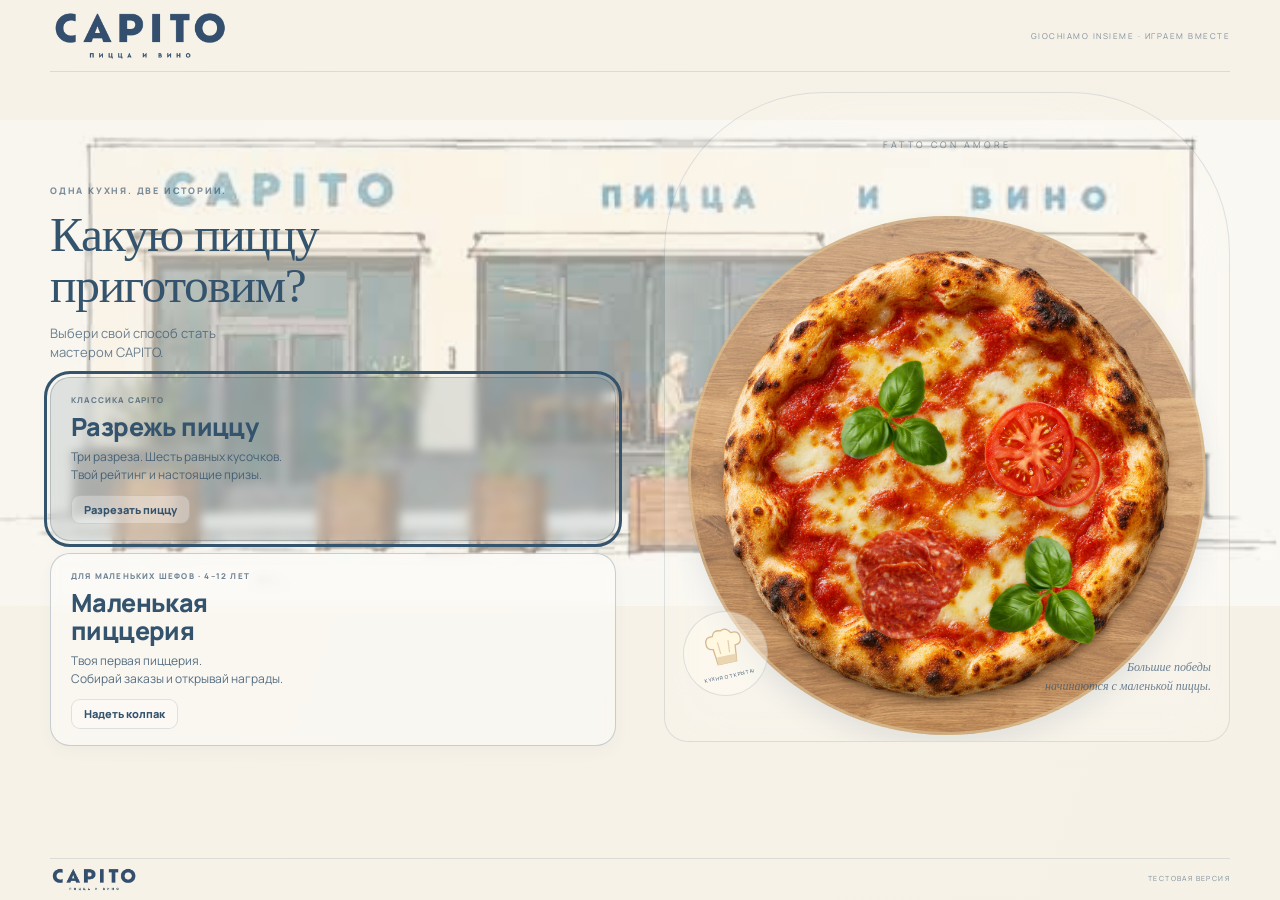
<file: index.html>
<!doctype html>
<html lang="ru">
<head>
<meta charset="utf-8">
<meta name="viewport" content="width=device-width,initial-scale=1,maximum-scale=1,viewport-fit=cover">
<meta name="theme-color" content="#ffffff">
<title>CAPITO — Разрежь пиццу</title>

<style id="capito-v15-pizza-photo">
@media(max-width:600px){
body.cp-playing #cp-pizza-image{position:absolute!important;inset:0!important;top:0!important;left:0!important;width:100%!important;height:100%!important;margin:0!important;max-width:none!important;object-fit:contain!important;clip-path:none!important;filter:drop-shadow(0 9px 7px rgba(57,29,13,.27))!important;transform:none!important}
body.cp-playing #cp-board.cp-separated #cp-pizza-image{visibility:hidden!important}
body.cp-playing #cp-board{filter:none!important}
body.cp-playing #cp-canvas{z-index:2}
}

/* CAPITO V29 — result polish; gameplay and registration untouched */
.cp-v29-summary{max-width:390px;margin:9px auto 12px;padding:14px 15px 13px;border:1px solid rgba(52,83,109,.17);border-radius:19px;background:linear-gradient(145deg,rgba(255,255,255,.96),rgba(239,243,246,.92));box-shadow:0 9px 26px rgba(52,83,109,.09);text-align:left}
.cp-v29-heading{display:flex;justify-content:space-between;align-items:center;gap:8px;color:#34536d;font-size:10px;font-weight:900;letter-spacing:1.25px}
.cp-v29-badge{border-radius:30px;background:#e2e8ed;padding:5px 9px;font-size:10px;letter-spacing:.2px;white-space:nowrap}
.cp-v29-track{height:12px;margin-top:12px;background:#dfe4e8;border-radius:30px;overflow:hidden;box-shadow:inset 0 1px 3px rgba(0,0,0,.09)}
.cp-v29-fill{height:100%;width:0;background:linear-gradient(90deg,#596f83,#34536d);border-radius:30px;transition:width 1.05s cubic-bezier(.22,.85,.22,1)}
.cp-v29-scale{display:flex;justify-content:space-between;margin-top:6px;color:#63717d;font-size:10px;font-weight:700}
.cp-v29-caption{margin-top:9px;color:#34536d;font-size:12px;line-height:1.35;font-weight:700;text-align:center}
.cp-v29-view{border:1.5px solid #34536d!important;background:#fff!important;color:#34536d!important}
.cp-v29-view:focus-visible{outline:3px solid #809cb4;outline-offset:2px}
@media(max-width:370px){.cp-v29-summary{padding:11px}.cp-v29-heading{font-size:9px}}
@media(prefers-reduced-motion:reduce){.cp-v29-fill{transition:none}}

</style>
<style id="capito-v22-photos">
@media(max-width:600px){
#cp-v2-facade{aspect-ratio:16/9!important;overflow:hidden!important}
#cp-v2-facade img{width:100%!important;height:100%!important;object-fit:cover!important;object-position:center!important}
#cp-register .cp-interior-photo img{width:100%!important;display:block!important}
}
</style>

<style id="capito-v24-compact-register">
/* Registration: remove unused vertical space; keep both photographs. */
@media(max-width:600px){
 body:not(.cp-playing) #capito-pizza-cut{min-height:0!important;padding-top:0!important;padding-bottom:0!important;}
 body:not(.cp-playing) #cp-v2-facade{height:clamp(125px,19dvh,190px)!important;aspect-ratio:auto!important;max-width:480px!important;overflow:hidden!important;margin:0 auto!important;}
 body:not(.cp-playing) #cp-v2-facade img{width:100%!important;height:100%!important;object-fit:cover!important;object-position:center 52%!important;}
 body:not(.cp-playing) #cp-register.active{min-height:0!important;margin:0 -10px!important;padding:8px 16px 0!important;}
 #cp-register .cp-brand{margin:0 0 3px!important;font-size:9px!important;}
 #cp-register .cp-title{font-size:clamp(24px,6.6vw,34px)!important;line-height:1!important;margin:0 0 7px!important;}
 #cp-register .cp-subtitle{font-size:clamp(12px,3.4vw,15px)!important;line-height:1.17!important;margin:0 auto 5px!important;}
 #cp-register .cp-description{font-size:clamp(10px,2.85vw,12px)!important;line-height:1.22!important;margin:0 auto 8px!important;}
 #cp-register .cp-prizes{margin:7px 0 9px!important;gap:6px!important;}
 #cp-register .cp-prize{min-height:48px!important;padding:7px 2px 5px!important;border-radius:10px!important;}
 #cp-register .cp-prize-place{font-size:9px!important;margin-bottom:3px!important;}
 #cp-register .cp-prize-name{font-size:12px!important;}
 #cp-register .cp-label{margin:5px 0 3px!important;font-size:10px!important;}
 #cp-register .cp-input{height:42px!important;min-height:42px!important;padding:7px 12px!important;font-size:16px!important;margin-bottom:5px!important;}
 #cp-register .cp-consent{margin:5px 0 8px!important;font-size:10px!important;line-height:1.15!important;}
 #cp-register #cp-start{min-height:46px!important;padding:10px!important;font-size:15px!important;}
 #cp-register .cp-interior-photo{margin:10px -16px 0!important;}
 #cp-register .cp-interior-photo:before{height:28px!important;}
 #cp-register .cp-interior-photo img{max-height:220px!important;object-fit:cover!important;object-position:center!important;}
}
@media(max-width:600px) and (max-height:750px){
 body:not(.cp-playing) #cp-v2-facade{height:115px!important;}
 #cp-register .cp-description{font-size:10px!important;}
 #cp-register .cp-prizes{margin:5px 0!important;}
 #cp-register .cp-input{height:39px!important;min-height:39px!important;}
}
</style>
<style id="cp-v30-styles">
.cp-v30-wrap{margin:14px 0 18px;font-family:inherit;color:#34536d}
.cp-v30-head{background:#eef1f4;border:1px solid #d8dfe6;border-radius:15px;padding:12px 14px;text-align:center;margin-bottom:14px}
.cp-v30-label{font-size:11px;letter-spacing:1.1px;font-weight:800;text-transform:uppercase}
.cp-v30-count{font-size:21px;font-weight:900;margin:4px 0 2px;font-variant-numeric:tabular-nums}
.cp-v30-small{font-size:11px;opacity:.73}
.cp-v30-podium{display:grid;grid-template-columns:1fr 1.14fr 1fr;align-items:end;gap:7px;margin:16px 0 14px}
.cp-v30-podium-item{min-width:0;text-align:center}
.cp-v30-medal{font-size:25px;line-height:1.2}
.cp-v30-person{font-size:12px;font-weight:800;overflow:hidden;text-overflow:ellipsis;white-space:nowrap;margin:5px 0}
.cp-v30-percent{font-size:16px;font-weight:900}
.cp-v30-step{display:flex;align-items:center;justify-content:center;color:white;border-radius:11px 11px 5px 5px;font-size:23px;font-weight:900;margin-top:7px}
.cp-v30-first .cp-v30-step{height:85px;background:linear-gradient(145deg,#b58b38,#d5b86c)}
.cp-v30-second .cp-v30-step{height:65px;background:linear-gradient(145deg,#7d8b98,#adb6be)}
.cp-v30-third .cp-v30-step{height:50px;background:linear-gradient(145deg,#ab7752,#ca9a70)}
.cp-v30-person-empty{opacity:.55}
.cp-v30-personal{border:1px solid #d6dce2;border-radius:13px;padding:12px 14px;background:#f9fbfc;font-size:13px;line-height:1.55;margin-bottom:12px}
.cp-v30-personal strong{font-weight:900}
.cp-v30-personal-title{font-size:11px;letter-spacing:.8px;font-weight:900;margin-bottom:3px}
.cp-v30-prizes{text-align:center;font-size:11px;opacity:.72;margin:0 0 12px}
.cp-v30-myrow{background:#e9eff4;border-radius:6px}
@media(max-width:370px){.cp-v30-percent{font-size:14px}.cp-v30-person{font-size:11px}.cp-v30-count{font-size:18px}}
</style>

<style id="capito-v35-oven-rating">
/* Original approved illustration; decorative layer only. */
.cp-v34-oven{position:relative;height:194px;margin:12px -2px 18px;border-radius:18px;overflow:hidden;isolation:isolate;background:#30170e url("capito-oven-LIVE-v41.webp") center 57% / cover no-repeat;box-shadow:0 7px 22px #4b261a26}
.cp-v34-oven::before{content:"";position:absolute;inset:0;pointer-events:none;background:radial-gradient(ellipse 31% 55% at 69% 48%,rgba(255,162,35,.18),transparent 75%);mix-blend-mode:screen;animation:cpV35Fire 2.6s ease-in-out infinite alternate}
.cp-v34-oven::after{content:"";position:absolute;inset:0;pointer-events:none;box-shadow:inset 0 0 24px #1b09094d;border-radius:inherit}
.cp-v34-oven.cp-v34-compact{height:142px;margin:12px 0 18px;background-position:center 54%}
@keyframes cpV35Fire{0%{opacity:.24;transform:scale(.99)}45%{opacity:.72}100%{opacity:1;transform:scale(1.035)}}
@media(prefers-reduced-motion:reduce){.cp-v34-oven::before{animation:none}}
</style>

<!-- V42: cut-line impact and dough reaction. Only decorative; no score changes. -->
<style id="capito-v42-pizza-feedback">
#cp-board{isolation:isolate}
#cp-board .cp-v42-cut-impact{position:absolute;z-index:28;width:0;height:0;pointer-events:none;animation:cp-v42-impact-fade .48s ease-out both}
#cp-board .cp-v42-cut-impact i{position:absolute;left:-22px;top:-22px;width:44px;height:44px;border:2px solid rgba(255,234,177,.9);border-radius:50%;box-shadow:0 0 13px rgba(255,214,111,.7);animation:cp-v42-ring .44s cubic-bezier(.1,.6,.2,1) both}
#cp-board .cp-v42-cut-impact b{position:absolute;left:-36px;top:-2px;width:72px;height:4px;border-radius:9px;background:linear-gradient(90deg,transparent,rgba(255,252,211,.92),transparent);transform:rotate(var(--cut-angle));filter:blur(1px);animation:cp-v42-blade .38s ease-out both}
#cp-board .cp-v42-cut-impact em{position:absolute;left:-3px;top:-3px;width:6px;height:6px;background:#eab663;border-radius:50%;box-shadow:-19px -13px 0 -1px #eab663,16px -17px 0 -2px #c77836,22px 10px 0 -2px #eab663,-16px 14px 0 -2px #b9692e;animation:cp-v42-crumbs .46s ease-out both}
@keyframes cp-v42-impact-fade{0%,40%{opacity:1}100%{opacity:0}}
@keyframes cp-v42-ring{from{transform:scale(.2);opacity:.9}to{transform:scale(1.65);opacity:0}}
@keyframes cp-v42-blade{from{opacity:1;scale:.4 1}to{opacity:0;scale:1.2 1}}
@keyframes cp-v42-crumbs{from{transform:scale(.4) rotate(0)}to{transform:scale(1.6) rotate(23deg);opacity:0}}
body.cp-playing #cp-board.cp-v42-pizza-tap #cp-pizza-image{animation:cp-v42-dough .25s ease-out!important;transform-origin:center center!important}
@keyframes cp-v42-dough{0%{scale:1}38%{scale:.991 1.009}75%{scale:1.005 .997}100%{scale:1}}
@media(prefers-reduced-motion:reduce){#cp-board .cp-v42-cut-impact{display:none!important}body.cp-playing #cp-board.cp-v42-pizza-tap #cp-pizza-image{animation:none!important}}
</style>
<style id="cp-v44-effects">
/* V44: restrained tactile cut accents */
#cp-board{position:relative}
.cp-v44-cut-flash{position:absolute;z-index:20;pointer-events:none;width:52px;height:52px;border:2px solid rgba(255,245,199,.88);border-radius:50%;transform:translate(-50%,-50%) scale(.35);box-shadow:0 0 14px rgba(255,210,110,.7),inset 0 0 10px rgba(255,210,110,.3);animation:cpV44Flash .42s ease-out forwards}
@keyframes cpV44Flash{0%{opacity:0;transform:translate(-50%,-50%) scale(.35)}25%{opacity:1}100%{opacity:0;transform:translate(-50%,-50%) scale(1.65)}}
.cp-v44-perfect{position:fixed;left:50%;top:30%;z-index:9999;pointer-events:none;padding:13px 28px;border-radius:16px;background:#fff6dd;color:#34536d;border:2px solid #d8ae59;box-shadow:0 12px 40px #0005;font-weight:900;font-size:clamp(25px,7vw,42px);letter-spacing:.05em;white-space:nowrap;animation:cpV44Perfect 1.8s both}
@keyframes cpV44Perfect{0%{opacity:0;transform:translate(-50%,-15%) scale(.65)}22%{opacity:1;transform:translate(-50%,0) scale(1.09)}36%{transform:translate(-50%,0) scale(1)}80%{opacity:1}100%{opacity:0;transform:translate(-50%,-30%) scale(1)}}
@media(prefers-reduced-motion:reduce){.cp-v44-cut-flash,.cp-v44-perfect{animation-duration:.01ms}}
</style>
<script defer src="/games-menu.js?v=8"></script>
<style id="capito-blue-compact">
/* Presentation only: preserve registration, scoring, prize and Telegram logic. */
:root{--cp-blue:#34536d}
#capito-pizza-cut .cp-btn.blue{background:#34536d!important;border-color:#34536d!important;color:white!important}
#capito-pizza-cut input[type=checkbox]{accent-color:#34536d}
@media(max-width:600px){
 #cp-register .cp-interior-photo{display:none!important}
 #cp-register .cp-prizes{margin:6px 0!important}
 #cp-register .cp-title{font-size:28px!important}
 #cp-register .cp-description{max-width:340px!important;margin-bottom:7px!important}
 #cp-register.active{padding-bottom:12px!important}
 #cp-register .cp-consent{font-size:11px!important;line-height:1.3!important}
 #cp-result .cp-result-card{padding:16px 14px!important}
 #cp-result .cp-v45-pizza{width:95px;height:95px}
 #cp-result .cp-v45-preview{margin-top:7px}
 #cp-result .cp-v29-summary{margin-top:7px;padding:10px}
}
</style></head>
<body>

<style id="capito-v2-mobile">
:root{--cp-vh:1vh}
html,body{margin:0;padding:0;width:100%;background:#fff;overscroll-behavior-y:none}
#cp-v2-facade{display:none;position:relative;width:100%;max-width:480px;margin:0 auto 0;overflow:hidden;background:#f7f2e8;aspect-ratio:1536/583;border-bottom:1px solid rgba(0,0,0,.08)}
#cp-v2-facade img{position:relative;display:block;width:100%;height:auto;object-fit:contain;animation:none}
#cp-v2-facade:after{content:"";position:absolute;inset:0;background:linear-gradient(90deg,transparent 0 18%,rgba(255,225,160,.08) 35%,transparent 55%,rgba(255,225,160,.08) 78%,transparent);animation:cpWindowGlow 5.8s ease-in-out infinite;pointer-events:none}
.cp-v2-walker{position:absolute;right:2.5%;bottom:7%;width:4px;height:4px;border-radius:50%;box-shadow:0 0 18px 8px rgba(255,255,255,.10);animation:cpWalker 7s ease-in-out infinite;pointer-events:none}
#cp-v2-sound{display:none;position:absolute;z-index:50;right:10px;top:max(8px,env(safe-area-inset-top));width:42px;height:42px;border:2px solid #111;border-radius:50%;background:rgba(255,255,255,.92);color:#111;font-size:18px;font-weight:900;align-items:center;justify-content:center;padding:0}
@keyframes cpFacadeBreath{0%,100%{transform:scale(1.01) translateX(0)}50%{transform:scale(1.025) translateX(-.3%)}}
@keyframes cpWindowGlow{0%,100%{opacity:.35}50%{opacity:.85}}
@keyframes cpWalker{0%{transform:translateX(0);opacity:.2}20%{opacity:.7}80%{opacity:.7}100%{transform:translateX(-330px);opacity:.1}}
@media(max-width:600px){
 #cp-v2-facade{display:block}
 #cp-v2-sound{display:flex}
 #capito-pizza-cut{max-width:none;width:100%;min-height:0;padding-left:10px;padding-right:10px}
 #cp-game.active{min-height:0!important;height:auto!important;padding-top:2px}
 #cp-game.active .cp-brand{margin-bottom:3px}
 #cp-game.active .cp-game-head{margin-bottom:5px}
 #cp-game.active .cp-game-instruction{font-size:17px}
 #cp-board{width:min(100%,440px);margin:0 auto}
 #cp-result.active,#cp-final.active{min-height:0!important}
}
@media(prefers-reduced-motion:reduce){#cp-v2-facade img,#cp-v2-facade:after,.cp-v2-walker{animation:none!important}}
</style>

<style id="capito-restaurant-visual-v3">
/* Real editable interface over an understated warm restaurant-inspired background */
@media(max-width:600px){
 html,body{background:#f3e6d2!important}
 #cp-v2-facade{border:0;background:#f3e6d2;overflow:visible}
 #cp-v2-facade img{position:relative!important;inset:auto!important;width:100%!important;height:auto!important;transform:none!important;animation:none!important;object-fit:contain!important}
 #cp-v2-facade:after,.cp-v2-walker{display:none!important}
 #capito-pizza-cut{background:#f3e6d2;color:#34536d;}
 #cp-register.active{position:relative;isolation:isolate;margin:0 -10px;padding:25px 18px 0;background:
 radial-gradient(ellipse at 0% 22%,rgba(159,121,67,.12),transparent 42%),
 radial-gradient(ellipse at 100% 72%,rgba(111,107,62,.10),transparent 40%),
 repeating-linear-gradient(112deg,rgba(103,71,38,.025) 0px,rgba(103,71,38,.025) 1px,transparent 1px,transparent 8px),#f3e6d2;}
 #cp-register .cp-brand,#cp-register .cp-title,#cp-register .cp-subtitle,#cp-register .cp-description{color:#34536d!important}
 #cp-register .cp-title{font-size:clamp(28px,8vw,40px);line-height:1.07;letter-spacing:-.03em}
 #cp-register .cp-prize{border-color:#34536d!important;background:rgba(255,255,255,.55)!important;color:#34536d!important}
 #cp-register .cp-prize.first{background:#34536d!important;color:#fff!important}
 #cp-register .cp-input{border-color:#34536d!important;background:rgba(255,255,255,.72)!important;color:#34536d!important}
 #cp-register .cp-label,#cp-register .cp-consent{color:#34536d!important}
 #cp-register #cp-start{background:#34536d!important;color:#fff!important;border-color:#34536d!important}
 #cp-register .cp-interior-photo{display:block;position:relative;margin:25px -18px 0;overflow:hidden;background:#c4aa86;line-height:0}
 #cp-register .cp-interior-photo:before{content:"";position:absolute;top:0;left:0;right:0;height:70px;background:linear-gradient(to bottom,#f3e6d2 0%,rgba(243,230,210,0) 100%);z-index:1;pointer-events:none}
 #cp-register .cp-interior-photo img{display:block;width:100%;height:auto;object-fit:cover}
 #cp-v2-sound{color:#34536d;border-color:#34536d}
}
@media(min-width:601px){#cp-register .cp-interior-photo{display:none}}
</style>


<style id="capito-v7-premium-game">
@media(max-width:600px){
 body.cp-playing #cp-v2-facade{display:none!important}
 body.cp-playing{overflow:hidden!important}
 body.cp-playing #capito-pizza-cut{max-width:none!important;width:100%!important;height:100dvh!important;min-height:100dvh!important;overflow:hidden!important;padding:0!important;background:#f2e3cd url("capito-tabletop-v14.webp") center / cover no-repeat!important;color:#34536d}
 body.cp-playing #cp-mobile-app{height:100%!important}
 body.cp-playing #cp-game.active{height:100%!important;min-height:0!important;display:flex!important;flex-direction:column;align-items:center;justify-content:space-between;gap:0!important;padding:calc(env(safe-area-inset-top) + 14px) 13px calc(env(safe-area-inset-bottom) + 24px)!important;overflow:hidden;box-sizing:border-box}
 body.cp-playing #cp-game .cp-brand{font-size:clamp(11px,3vw,14px);letter-spacing:3.5px;font-weight:800;color:#34536d;margin:0 0 8px!important;flex:0 0 auto}
 body.cp-playing #cp-game .cp-game-head{width:100%;flex:0 0 auto;margin:0!important;text-align:center}
 body.cp-playing #cp-game .cp-game-instruction{font-family:Georgia,'Times New Roman',serif;font-size:clamp(29px,8vw,43px)!important;line-height:1.03;font-weight:700;letter-spacing:-.7px;color:#34536d;max-width:350px;margin:0 auto 18px!important;text-shadow:0 1px 1px rgba(255,255,255,.45)}
 body.cp-playing #cp-game .cp-game-status{display:flex;flex-direction:row-reverse;justify-content:space-between;align-items:center;width:100%;max-width:430px;min-height:55px;margin:0 auto!important;padding:11px 19px;border:1px solid rgba(52,83,109,.12);border-radius:999px;background:rgba(255,253,246,.95);box-shadow:0 9px 22px rgba(72,42,20,.13)}
 body.cp-playing #cp-game .cp-cut-counter{opacity:1;font-size:clamp(11px,3.2vw,14px);font-weight:900;color:#34536d}
 body.cp-playing #cp-game .cp-timer{font-size:clamp(17px,4.7vw,22px);font-weight:900;color:#34536d;background:transparent!important;border:0!important;padding:0!important;min-width:75px}
 body.cp-playing #cp-game .cp-timer.warning{color:#b7432c!important}
 body.cp-playing #cp-board{position:relative!important;flex:0 1 auto!important;width:min(calc(100vw - 20px),440px,calc(100dvh - 310px))!important;max-width:none!important;min-height:0!important;aspect-ratio:1/1!important;height:auto!important;margin:0 auto!important;overflow:visible!important;border-radius:0!important;background:transparent!important;box-shadow:none!important;transform:none!important;touch-action:none}
 /* Keep source photo's correct 3:2 image scale, crop tiles at the original pizza circle. */
 body.cp-playing #cp-pizza-image{display:block;width:150%!important;max-width:none!important;height:100%!important;margin-left:-25%!important;object-fit:fill!important;clip-path:circle(28.2% at 50.3% 50.4%)!important;filter:drop-shadow(0 13px 11px rgba(49,26,13,.24));pointer-events:none}
 body.cp-playing #cp-canvas{position:absolute;inset:0!important;width:100%!important;height:100%!important;touch-action:none}
 body.cp-playing #cp-game .cp-tip{flex:0 0 auto;margin:0 auto!important;padding:15px 22px;max-width:360px;border-radius:999px;background:rgba(255,253,246,.96);border:1px solid rgba(52,83,109,.14);box-shadow:0 9px 20px rgba(72,42,20,.12);color:#34536d;font-family:Georgia,'Times New Roman',serif;font-size:clamp(17px,4.6vw,22px);font-weight:700;line-height:1.13;opacity:1}
 body.cp-playing #cp-v2-sound{display:flex!important;position:fixed;z-index:100;top:calc(env(safe-area-inset-top) + 10px);right:12px;width:42px;height:42px;border:1.5px solid #34536d;color:#34536d;background:rgba(255,253,246,.96);font-size:18px}
}
@media(max-height:740px) and (max-width:600px){body.cp-playing #cp-game.active{padding-top:8px!important;padding-bottom:12px!important}body.cp-playing #cp-game .cp-game-instruction{font-size:26px!important;margin-bottom:9px!important}body.cp-playing #cp-board{width:min(calc(100vw - 20px),calc(100dvh - 270px))!important}body.cp-playing #cp-game .cp-tip{padding:10px 15px;font-size:16px}}
</style>

<style id="capito-v8-polish">
@media(max-width:600px){
 body.cp-playing #capito-pizza-cut{background-image:url("capito-tabletop-v14.webp")!important;background-color:#eee0c8!important}
 body.cp-playing #cp-piece-count,body.cp-playing #cp-piece-count.perfect{background:#34536d!important;color:#fff!important;box-shadow:0 9px 28px rgba(52,83,109,.24)!important}
 body.cp-playing #cp-game .cp-game-instruction{text-shadow:none!important}
 body.cp-playing #cp-board{filter:drop-shadow(0 12px 12px rgba(68,37,18,.16))}
 body.cp-playing #cp-game .cp-game-status{box-shadow:0 6px 20px rgba(71,42,24,.09)!important}
 body.cp-playing #cp-game .cp-tip{box-shadow:0 6px 20px rgba(71,42,24,.09)!important}
}
</style>

<style id="capito-v9-photo-fix">
@media(max-width:600px){
 body.cp-playing #capito-pizza-cut{background-image:url("capito-tabletop-v14.webp")!important;background-position:center center!important}
 body.cp-playing #cp-board{width:min(calc(100vw - 8px),480px,calc(100dvh - 275px))!important;filter:none!important;filter:drop-shadow(0 11px 12px rgba(69,38,20,.18))!important}
 body.cp-playing #cp-pizza-image{filter:none!important}
 body.cp-playing #cp-board.cp-separated #cp-pizza-image{visibility:hidden!important}
 body.cp-playing #cp-game .cp-game-instruction{margin-bottom:11px!important;font-size:clamp(29px,8vw,42px)!important}
 body.cp-playing #cp-game .cp-game-status{min-height:52px!important}
 body.cp-playing #cp-game .cp-tip{padding:13px 18px!important}
 body.cp-playing #cp-piece-count{background:#34536d!important}
}
@media(max-height:740px) and (max-width:600px){body.cp-playing #cp-board{width:min(calc(100vw - 8px),calc(100dvh - 250px))!important}}
</style>


<style id="capito-v10-real-photo-game">
@media(max-width:600px){
 body.cp-playing #capito-pizza-cut{background-image:url("capito-tabletop-v14.webp")!important;background-color:#f2e7d5!important;background-position:center center!important;background-size:cover!important}
 body.cp-playing #cp-board{width:min(calc(100vw - 10px),480px,calc(100dvh - 262px))!important;aspect-ratio:1/1!important;filter:drop-shadow(0 11px 9px rgba(59,39,22,.20))!important}
 /* Image is scaled 1.18x so the actual pizza matches the scoring circle (r=42.3%). */
 body.cp-playing #cp-pizza-image{position:relative!important;top:-9%!important;left:0!important;width:177%!important;height:118%!important;margin-left:-38.5%!important;max-width:none!important;object-fit:fill!important;clip-path:circle(28.2% at 50.3% 50.4%)!important;filter:none!important}
 body.cp-playing #cp-board.cp-separated #cp-pizza-image{visibility:hidden!important}
 body.cp-playing #cp-game .cp-game-instruction{font-size:clamp(27px,7.6vw,41px)!important;margin-bottom:10px!important}
 body.cp-playing #cp-game .cp-tip{font-size:clamp(16px,4.1vw,20px)!important;padding:12px 18px!important}
 body.cp-playing #cp-game .cp-game-status{min-height:52px!important}
 body.cp-playing #cp-piece-count,body.cp-playing #cp-piece-count.perfect{background:#34536d!important;color:white!important}
}
@media(max-height:740px) and (max-width:600px){body.cp-playing #cp-board{width:min(calc(100vw - 10px),calc(100dvh - 244px))!important}}
</style>

<style id="capito-v11-reference-composition">
@media(max-width:600px){
 body.cp-playing #capito-pizza-cut{background:#eee0c8 url("capito-tabletop-v14.webp") center center / 100% 100% no-repeat!important}
 body.cp-playing #cp-game.active{padding-top:calc(env(safe-area-inset-top) + 14px)!important;padding-bottom:calc(env(safe-area-inset-bottom) + 24px)!important}
 body.cp-playing #cp-game .cp-brand{font-size:clamp(12px,3.5vw,16px)!important;letter-spacing:4.5px!important;margin-bottom:10px!important}
 body.cp-playing #cp-game .cp-game-instruction{font-size:clamp(29px,8.2vw,44px)!important;max-width:410px!important;line-height:1.04!important}
 body.cp-playing #cp-game .cp-game-status{max-width:440px!important;min-height:56px!important}
 body.cp-playing #cp-game .cp-timer{display:flex;align-items:center;gap:9px!important}
 body.cp-playing #cp-game .cp-timer:before{content:"◷";font-size:29px;font-family:Georgia,serif;font-weight:400;line-height:1}
 body.cp-playing #cp-board{width:min(calc(100vw - 6px),490px,calc(100dvh - 245px))!important}
 body.cp-playing #cp-game .cp-tip{max-width:390px!important;width:calc(100% - 40px);font-size:clamp(17px,4.5vw,22px)!important}
 body.cp-playing #cp-game .cp-tip:after{content:" ☝";font-family:Arial,sans-serif;font-size:23px;white-space:nowrap}
}
@media(max-height:740px) and (max-width:600px){body.cp-playing #cp-board{width:min(calc(100vw - 8px),calc(100dvh - 230px))!important}}
</style>

<style id="capito-v13-actual-marble">
@media(max-width:600px){
 body.cp-playing #capito-pizza-cut{background:#efe0c5 url("capito-tabletop-v14.webp") center center/100% 100% no-repeat!important}
 body.cp-playing #cp-game .cp-game-instruction{font-size:clamp(29px,7.5vw,39px)!important;margin-bottom:12px!important}
 body.cp-playing #cp-game .cp-tip{background:rgba(255,252,244,.97)!important}
}
</style>
<div id="cp-v2-facade" aria-label="Capito — пицца и вино"><img src="capito-facade-new.jpg" alt="Фасад Capito"><span class="cp-v2-walker"></span></div>
<div id="capito-pizza-cut">
<button id="cp-v2-sound" type="button" aria-label="Звук включен">🔊</button>



<style>

html,body{

  margin:0!important;

  padding:0!important;

  width:100%!important;

  max-width:100%!important;

  overflow-x:hidden!important;

  background:#fff!important;

  -webkit-text-size-adjust:100%;

}



#capito-pizza-cut{

  --blue:#1655d8;

  --ink:#111;

  font-family:Arial,Helvetica,sans-serif;

  color:var(--ink);

  width:100%;

  max-width:480px;

  min-height:100vh;

  min-height:100dvh;

  margin:0 auto;

  padding:max(8px,env(safe-area-inset-top)) 10px max(28px,env(safe-area-inset-bottom));

  box-sizing:border-box;

  overflow-x:hidden;

  overscroll-behavior:none;

  -webkit-tap-highlight-color:transparent;

  position:relative;

}



#capito-pizza-cut *{box-sizing:border-box}



#cp-mobile-app{display:none;width:100%}

#cp-desktop-block{display:none}

.cp-screen{display:none}



.cp-screen.active{

  display:block;

  animation:cpScreenIn .34s cubic-bezier(.2,.8,.2,1);

}



#cp-game.active,

#cp-result.active,

#cp-final.active{

  min-height:calc(100dvh - env(safe-area-inset-top) - env(safe-area-inset-bottom) - 20px);

}



.cp-desktop-inner{

  min-height:70vh;

  display:flex;

  flex-direction:column;

  align-items:center;

  justify-content:center;

  text-align:center;

  padding:35px 20px;

}



.cp-desktop-brand{

  font-size:11px;

  font-weight:700;

  letter-spacing:2.5px;

  margin-bottom:17px;

}



.cp-desktop-title{

  font-size:34px;

  line-height:.98;

  font-weight:900;

  letter-spacing:-1.2px;

  margin-bottom:17px;

}



.cp-desktop-text{

  font-size:15px;

  line-height:1.45;

  max-width:380px;

}



.cp-brand{

  text-align:center;

  font-size:10px;

  font-weight:700;

  letter-spacing:2.5px;

  margin:2px 0 7px;

}



.cp-title{

  text-align:center;

  font-size:29px;

  line-height:.98;

  font-weight:900;

  letter-spacing:-1.2px;

  margin:0 0 11px;

}



.cp-subtitle{

  text-align:center;

  font-size:16px;

  line-height:1.28;

  font-weight:700;

  margin:0 auto 12px;

  max-width:430px;

}



.cp-description{

  text-align:center;

  font-size:13px;

  line-height:1.4;

  margin:0 auto 15px;

  max-width:420px;

}



.cp-prizes{

  display:grid;

  grid-template-columns:repeat(3,1fr);

  gap:6px;

  margin:14px 0 17px;

}



.cp-prize{

  border:2px solid #111;

  border-radius:13px;

  padding:10px 3px 9px;

  text-align:center;

  min-height:72px;

  background:#fff;

}



.cp-prize.first{

  background:#111;

  color:#fff;

}



.cp-prize-place{

  font-size:10px;

  font-weight:900;

  letter-spacing:.7px;

  margin-bottom:6px;

}



.cp-prize-name{

  font-size:13px;

  font-weight:900;

  line-height:1.1;

}



.cp-form{

  width:100%;

  max-width:440px;

  margin:0 auto;

}



.cp-label{

  display:block;

  font-size:11px;

  font-weight:900;

  margin:0 0 5px;

}



.cp-input{

  width:100%;

  height:49px;

  border:2px solid #111;

  border-radius:11px;

  padding:0 13px;

  font-size:16px!important;

  background:#fff;

  color:#111;

  outline:none;

  margin-bottom:11px;

  -webkit-appearance:none;

  appearance:none;

}



.cp-input:focus{

  border-color:var(--blue);

  box-shadow:0 0 0 3px rgba(22,85,216,.09);

}



.cp-consent{

  display:flex;

  gap:9px;

  align-items:flex-start;

  font-size:11px;

  line-height:1.32;

  margin:2px 0 14px;

}



.cp-consent input{

  width:19px;

  height:19px;

  flex:0 0 19px;

  margin:0;

}



.cp-btn{

  width:100%;

  min-height:56px;

  border:2px solid #111;

  border-radius:13px;

  background:#111;

  color:#fff;

  font-size:14px;

  font-weight:900;

  cursor:pointer;

  padding:11px 12px;

  touch-action:manipulation;

  -webkit-appearance:none;

  appearance:none;

  transition:transform .12s ease,opacity .12s ease,box-shadow .18s ease;

}



.cp-btn:active{transform:scale(.975)}



.cp-btn.secondary{

  background:#fff;

  color:#111;

}



.cp-btn.blue{

  background:var(--blue);

  border-color:var(--blue);

  box-shadow:0 7px 18px rgba(22,85,216,.16);

}



.cp-btn:disabled{

  opacity:.45;

  cursor:default;

}



.cp-error{

  display:none;

  text-align:center;

  color:#b00020;

  font-size:12px;

  font-weight:700;

  margin:9px 0;

}





/* GAME */



.cp-game-head{

  text-align:center;

  margin-bottom:8px;

}



.cp-game-instruction{

  font-size:18px;

  line-height:1.2;

  font-weight:900;

  margin:0 0 4px;

}



.cp-game-status{

  display:flex;

  align-items:center;

  justify-content:center;

  gap:10px;

  min-height:29px;

}



.cp-cut-counter{

  font-size:12px;

  opacity:.65;

  font-weight:700;

  letter-spacing:.4px;

}



.cp-cut-counter.cp-pulse{

  animation:cpCounterPulse .25s ease;

}



.cp-timer{

  min-width:69px;

  padding:5px 8px;

  border:2px solid #111;

  border-radius:100px;

  font-size:13px;

  line-height:1;

  font-weight:900;

  background:#fff;

  transition:background .18s ease,color .18s ease,border-color .18s ease,transform .18s ease;

}



.cp-timer.running{

  border-color:var(--blue);

  color:var(--blue);

}



.cp-timer.warning{

  background:#111;

  color:#fff;

  border-color:#111;

  animation:cpTimerWarning .55s infinite alternate;

}



.cp-timer.done{

  background:var(--blue);

  color:#fff;

  border-color:var(--blue);

}



#cp-board{

  position:relative;

  width:100%;

  overflow:hidden;

  border-radius:14px;

  user-select:none;

  -webkit-user-select:none;

  touch-action:none;

  background:#eee;

  box-shadow:0 6px 22px rgba(0,0,0,.07);

  transition:transform .18s ease;

}



#cp-board.cp-cut-touch{transform:scale(.997)}

#cp-board.cp-perfect-board{animation:cpPerfectBoard .55s ease}



#cp-pizza-image{

  display:block;

  width:100%;

  height:auto;

  pointer-events:none;

  user-select:none;

  -webkit-user-select:none;

  -webkit-user-drag:none;

}



#cp-canvas{

  position:absolute;

  inset:0;

  width:100%;

  height:100%;

  touch-action:none;

}



#cp-piece-count{

  position:absolute;

  left:50%;

  top:50%;

  transform:translate(-50%,-50%) scale(.65);

  z-index:10;

  display:none;

  align-items:center;

  justify-content:center;

  min-width:112px;

  height:76px;

  padding:0 18px;

  border-radius:20px;

  background:rgba(17,17,17,.9);

  color:#fff;

  font-size:43px;

  line-height:1;

  font-weight:900;

  letter-spacing:-2px;

  pointer-events:none;

  opacity:0;

  box-shadow:0 12px 35px rgba(0,0,0,.22);

}



#cp-piece-count.show{

  display:flex;

  animation:cpPiecePop .38s cubic-bezier(.2,.9,.25,1.25) forwards;

}



#cp-piece-count.perfect{

  background:var(--blue);

  box-shadow:0 10px 30px rgba(22,85,216,.35),0 0 0 7px rgba(22,85,216,.10);

}



.cp-timeout-overlay{

  position:absolute;

  inset:0;

  z-index:20;

  display:none;

  align-items:center;

  justify-content:center;

  flex-direction:column;

  text-align:center;

  padding:20px;

  background:rgba(17,17,17,.88);

  color:#fff;

  pointer-events:none;

}



.cp-timeout-overlay.show{

  display:flex;

  animation:cpScreenIn .25s ease;

}



.cp-timeout-big{

  font-size:32px;

  line-height:.95;

  font-weight:900;

  letter-spacing:-1px;

  margin-bottom:9px;

}



.cp-timeout-small{

  font-size:13px;

  line-height:1.35;

  max-width:260px;

}



.cp-tip{

  text-align:center;

  font-size:11px;

  line-height:1.3;

  opacity:.62;

  margin:8px auto 0;

  max-width:390px;

}





/* RESULT */



#cp-result.active{padding-top:14px}



#cp-result .cp-brand{

  display:block;

  text-align:center;

  font-size:10px;

  line-height:1.2;

  font-weight:700;

  letter-spacing:2.5px;

  margin:0 0 7px;

}



.cp-result-card{text-align:center;padding:0}



.cp-result-label{

  display:block;

  font-size:11px;

  line-height:1.2;

  font-weight:900;

  letter-spacing:2px;

  margin:0 0 4px;

  text-align:center;

}



.cp-score{

  font-size:58px;

  line-height:1;

  font-weight:900;

  letter-spacing:-4px;

  margin:2px 0 5px;

  transform-origin:center;

}



.cp-result-time{

  font-size:14px;

  line-height:1.2;

  font-weight:900;

  letter-spacing:1.1px;

  margin:0 0 8px;

}



.cp-best-result{

  display:none;

  width:max-content;

  max-width:100%;

  margin:0 auto 9px;

  padding:6px 11px;

  border:1.5px solid #111;

  border-radius:100px;

  font-size:10px;

  line-height:1.1;

  font-weight:900;

  letter-spacing:.7px;

  background:#fff;

}



.cp-best-result.show{

  display:block;

  animation:cpPop .3s ease-out;

}



.cp-score.cp-score-finish{animation:cpScoreFinish .48s cubic-bezier(.2,.9,.2,1)}

.cp-score.cp-score-great{animation:cpScoreGreat .65s cubic-bezier(.2,.9,.2,1)}



.cp-score.cp-score-warrior{

  animation:cpWarriorScore .8s cubic-bezier(.2,.9,.2,1);

}



.cp-score.cp-score-perfect{

  animation:cpPerfectScore 1s cubic-bezier(.2,.9,.2,1);

}



.cp-record{

  display:none;

  width:max-content;

  max-width:100%;

  margin:0 auto 9px;

  padding:6px 11px;

  border-radius:100px;

  background:#111;

  color:#fff;

  font-size:10px;

  font-weight:900;

  letter-spacing:1px;

}



.cp-record.show{

  display:block;

  animation:cpPop .35s ease-out;

}



.cp-result-message{

  font-size:18px;

  font-weight:900;

  line-height:1.2;

  margin:0 auto 7px;

  max-width:430px;

}



.cp-result-message.warrior{

  font-size:25px;

  line-height:1;

  letter-spacing:-.7px;

}



.cp-result-message.perfect{

  font-size:27px;

  line-height:.98;

  color:var(--blue);

  letter-spacing:-1px;

}



.cp-competition{

  min-height:40px;

  font-size:14px;

  line-height:1.3;

  font-weight:700;

  margin:0 auto 13px;

  max-width:430px;

}



.cp-top-result{

  font-size:18px;

  font-weight:900;

  animation:cpPop .35s ease-out;

}



.cp-result-actions{

  display:grid;

  grid-template-columns:1fr;

  gap:7px;

  margin:12px 0 17px;

}



.cp-final-box{

  border:2px solid #111;

  border-radius:15px;

  padding:16px 12px;

  text-align:center;

  margin:13px 0 17px;

  animation:cpFinalBox .45s cubic-bezier(.2,.8,.2,1);

}



.cp-final-big{

  font-size:21px;

  line-height:1.2;

  font-weight:900;

  margin-bottom:6px;

}



.cp-final-small{

  font-size:12px;

  line-height:1.35;

}



.cp-telegram-box{

  margin:14px 0 18px;

  padding:17px 13px;

  border:2px solid #111;

  border-radius:15px;

  text-align:center;

  background:#fff;

}



.cp-telegram-title{

  font-size:17px;

  line-height:1.15;

  font-weight:900;

  margin-bottom:7px;

}



.cp-telegram-text{

  font-size:11px;

  line-height:1.4;

  opacity:.68;

  margin:0 auto 12px;

  max-width:390px;

}



.cp-telegram-status{

  display:none;

  margin-top:10px;

  font-size:11px;

  line-height:1.35;

  font-weight:700;

}



.cp-telegram-status.show{display:block}



.cp-telegram-btn{

  background:var(--blue);

  border-color:var(--blue);

}



.cp-leaderboard-title{

  text-align:center;

  font-size:23px;

  font-weight:900;

  letter-spacing:-.7px;

  margin:20px 0 5px;

}



.cp-leaderboard-note{

  text-align:center;

  font-size:10px;

  opacity:.62;

  margin-bottom:11px;

}



.cp-leaderboard{border-top:2px solid #111}



.cp-row{

  display:grid;

  grid-template-columns:35px 1fr 112px;

  gap:7px;

  align-items:center;

  min-height:44px;

  border-bottom:1px solid #ddd;

  font-size:13px;

}



.cp-place{font-weight:900;text-align:center}



.cp-name{

  font-weight:700;

  overflow:hidden;

  text-overflow:ellipsis;

  white-space:nowrap;

}



.cp-row-score{

  text-align:right;

  font-weight:900;

  font-size:12px;

}



.cp-row-time{

  display:block;

  font-size:9px;

  line-height:1.1;

  opacity:.55;

  margin-top:2px;

}



.cp-empty{

  text-align:center;

  padding:18px 8px;

  font-size:13px;

  opacity:.65;

}





/* CONFETTI */



#cp-confetti{

  position:fixed;

  inset:0;

  z-index:99999;

  pointer-events:none;

  overflow:hidden;

  display:none;

}



#cp-confetti.show{display:block}



.cp-confetti-piece{

  position:absolute;

  top:-20px;

  width:9px;

  height:16px;

  border-radius:2px;

  animation:cpConfettiFall linear forwards;

}





/* REGISTER */



#cp-register.active{

  min-height:auto;

  padding-top:0;

  padding-bottom:18px;

}



#cp-register .cp-brand{

  margin:0 0 5px;

  font-size:9px;

  letter-spacing:2.2px;

}



#cp-register .cp-title{

  font-size:27px;

  line-height:.94;

  letter-spacing:-1px;

  margin:0 0 9px;

}



#cp-register .cp-subtitle{

  font-size:15px;

  line-height:1.2;

  margin:0 auto 0;

}



#cp-register .cp-description{

  font-size:12px;

  line-height:1.3;

  margin:0 auto 10px;

}



#cp-register .cp-prizes{

  gap:6px;

  margin:9px 0 11px;

}



#cp-register .cp-prize{

  min-height:61px;

  padding:7px 3px 6px;

  border-radius:12px;

}



#cp-register .cp-prize-place{

  font-size:9px;

  margin-bottom:4px;

}



#cp-register .cp-prize-name{font-size:12px}



#cp-register .cp-label{

  font-size:10px;

  margin-bottom:4px;

}



#cp-register .cp-input{

  height:45px;

  margin-bottom:8px;

}



#cp-register .cp-consent{

  gap:8px;

  margin:1px 0 10px;

  font-size:10px;

  line-height:1.23;

}



#cp-register .cp-consent input{

  width:18px;

  height:18px;

  flex:0 0 18px;

}



#cp-register #cp-start{min-height:52px}





/* ANIMATIONS */



@keyframes cpScreenIn{

  from{opacity:0;transform:translateY(7px)}

  to{opacity:1;transform:translateY(0)}

}



@keyframes cpPop{

  0%{transform:scale(.88);opacity:0}

  70%{transform:scale(1.04);opacity:1}

  100%{transform:scale(1);opacity:1}

}



@keyframes cpPiecePop{

  0%{transform:translate(-50%,-50%) scale(.55);opacity:0}

  65%{transform:translate(-50%,-50%) scale(1.08);opacity:1}

  100%{transform:translate(-50%,-50%) scale(1);opacity:1}

}



@keyframes cpCounterPulse{

  0%{transform:scale(1)}

  50%{transform:scale(1.12)}

  100%{transform:scale(1)}

}



@keyframes cpPerfectBoard{

  0%{transform:scale(1)}

  40%{transform:scale(.985)}

  72%{transform:scale(1.008)}

  100%{transform:scale(1)}

}



@keyframes cpScoreFinish{

  0%{transform:scale(.94)}

  65%{transform:scale(1.055)}

  100%{transform:scale(1)}

}



@keyframes cpScoreGreat{

  0%{transform:scale(.93)}

  45%{transform:scale(1.075)}

  70%{transform:scale(.99)}

  100%{transform:scale(1)}

}



@keyframes cpWarriorScore{

  0%{transform:scale(.85)}

  35%{transform:scale(1.12)}

  55%{transform:rotate(-2deg) scale(1.03)}

  72%{transform:rotate(2deg) scale(1.05)}

  100%{transform:rotate(0) scale(1)}

}



@keyframes cpPerfectScore{

  0%{transform:scale(.75);opacity:.3}

  35%{transform:scale(1.16)}

  55%{transform:scale(.98)}

  72%{transform:scale(1.08)}

  100%{transform:scale(1);opacity:1}

}



@keyframes cpFinalBox{

  from{opacity:0;transform:translateY(12px) scale(.98)}

  to{opacity:1;transform:translateY(0) scale(1)}

}



@keyframes cpTimerWarning{

  from{transform:scale(1)}

  to{transform:scale(1.06)}

}



@keyframes cpConfettiFall{

  0%{

    transform:translate3d(0,-20px,0) rotate(0deg);

    opacity:1;

  }

  100%{

    transform:translate3d(var(--drift),110vh,0) rotate(var(--spin));

    opacity:.15;

  }

}



@media(max-width:390px){

  #capito-pizza-cut{padding-left:9px;padding-right:9px}

  #cp-register .cp-title{font-size:25px}

  #cp-register .cp-subtitle{font-size:14px}

  #cp-register .cp-description{font-size:11px}

  #cp-result .cp-score{font-size:54px}

}



@media(max-width:360px){

  #capito-pizza-cut{padding-left:7px;padding-right:7px}

  #cp-register .cp-title{font-size:24px}

  .cp-prize-name{font-size:12px}

  #cp-piece-count{font-size:38px;min-width:102px;height:70px}

  .cp-row{grid-template-columns:31px 1fr 100px}

}



@media(max-height:700px){

  #cp-register .cp-title{font-size:24px;margin-bottom:6px}

  #cp-register .cp-subtitle{margin-bottom:6px}

  #cp-register .cp-description{margin-bottom:7px}

  #cp-register .cp-prizes{margin-top:7px;margin-bottom:8px}

  #cp-register .cp-prize{min-height:57px}

}

</style>





<div id="cp-desktop-block">

  <div class="cp-desktop-inner">

    <div class="cp-desktop-brand">CAPITO / РАЗРЕЖЬ ПИЦЦУ</div>

    <div class="cp-desktop-title">ИГРАЙ<br>С ТЕЛЕФОНА</div>

    <div class="cp-desktop-text">

      «Разрежь пиццу» создана для игры пальцем.<br>

      Открой эту страницу на iPhone или Android.

    </div>

  </div>

</div>





<div id="cp-mobile-app">



<div id="cp-register" class="cp-screen active">



  <div class="cp-brand">CAPITO / РАЗРЕЖЬ ПИЦЦУ</div>



  <div class="cp-title">

    РАЗРЕЖЬ.<br>

    ПОПАДИ В TOP-3.<br>

    ЗАБЕРИ ПРИЗ.

  </div>



  <div class="cp-subtitle">

    Раздели пиццу на 6 равных частей всего тремя разрезами.

  </div>



  <div class="cp-description">

    У тебя 10 секунд с первого касания.

    Тренируйся сколько хочешь, а лучший результат

    зафиксируй в недельном рейтинге.

  </div>



  <div class="cp-prizes">

    <div class="cp-prize first">

      <div class="cp-prize-place">1 МЕСТО</div>

      <div class="cp-prize-name">ПИЦЦА</div>

    </div>

    <div class="cp-prize">

      <div class="cp-prize-place">2 МЕСТО</div>

      <div class="cp-prize-name">ДЕСЕРТ</div>

    </div>

    <div class="cp-prize">

      <div class="cp-prize-place">3 МЕСТО</div>

      <div class="cp-prize-name">КОФЕ</div>

    </div>

  </div>



  <div class="cp-form">



    <label class="cp-label" for="cp-name">ИМЯ ИЛИ НИК</label>

    <input id="cp-name" class="cp-input" type="text" maxlength="30" autocomplete="name" placeholder="Например, Маша">



    <label class="cp-label" for="cp-phone">ТЕЛЕФОН</label>

    <input id="cp-phone" class="cp-input" type="tel" inputmode="tel" autocomplete="tel" placeholder="+7 999 123-45-67">



    <label class="cp-consent">

      <input id="cp-consent" type="checkbox">

      <span>

        Согласен на обработку данных для участия в игре и определения победителей.

        Телефон в рейтинге не отображается.

      </span>

    </label>



    <button id="cp-start" class="cp-btn blue" type="button">

      НАЧАТЬ ИГРУ

    </button>



    <div id="cp-register-error" class="cp-error"></div>



  </div>
  <div class="cp-interior-photo" aria-label="Интерьер ресторана Capito"><img src="capito-interior-v21.webp?v=22" alt="Интерьер ресторана Capito" loading="lazy" decoding="async"></div>
</div>

<div id="cp-game" class="cp-screen">



  <div class="cp-brand">CAPITO / РАЗРЕЖЬ ПИЦЦУ</div>



  <div class="cp-game-head">



    <div class="cp-game-instruction">

      Сделай 3 разреза за 10 секунд

    </div>



    <div class="cp-game-status">



      <div id="cp-cut-counter" class="cp-cut-counter">

        РАЗРЕЗ 1 ИЗ 3

      </div>



      <div id="cp-timer" class="cp-timer">

        10.0 С

      </div>



    </div>



  </div>



  <div id="cp-board">



    <img id="cp-pizza-image"

      src="capito-pizza-v27.webp"

      alt="Пицца Capito">



    <canvas id="cp-canvas"></canvas>



    <div id="cp-piece-count">6/6</div>



    <div id="cp-timeout-overlay" class="cp-timeout-overlay">

      <div class="cp-timeout-big">ВРЕМЯ<br>ВЫШЛО</div>

      <div class="cp-timeout-small">

        Нужно успеть сделать все 3 разреза за 10 секунд.

      </div>

    </div>



  </div>



  <div class="cp-tip">

    Проведи пальцем через пиццу

  </div>



</div>





<div id="cp-result" class="cp-screen">



  <div class="cp-brand">CAPITO / РАЗРЕЖЬ ПИЦЦУ</div>



  <div class="cp-result-card">



    <div class="cp-result-label">ТВОЙ РЕЗУЛЬТАТ</div>



    <div id="cp-score" class="cp-score">

      0.0%

    </div>



    <div id="cp-result-time" class="cp-result-time">

      ВРЕМЯ 0.00 СЕК

    </div>
<div class="cp-v29-summary" aria-label="Шкала точности разрезов">
  <div class="cp-v29-heading"><span>ТОЧНОСТЬ РАЗРЕЗОВ</span><span class="cp-v29-badge" id="cp-v29-badge">ТВОЙ РЕЗУЛЬТАТ</span></div>
  <div class="cp-v29-track"><div class="cp-v29-fill" id="cp-v29-fill"></div></div>
  <div class="cp-v29-scale"><span>0%</span><span>50%</span><span>100%</span></div>
  <div class="cp-v29-caption" id="cp-v29-caption">Три разреза — шесть кусочков</div>
</div>



    <div id="cp-record" class="cp-record">

      🔥 НОВЫЙ ЛИЧНЫЙ РЕКОРД

    </div>



    <div id="cp-best-result" class="cp-best-result"></div>



    <div id="cp-result-message" class="cp-result-message"></div>

    <div id="cp-competition" class="cp-competition"></div>



  </div>



  <div id="cp-result-actions" class="cp-result-actions">



    <button id="cp-again" class="cp-btn secondary" type="button">

      ЕЩЁ ПОПЫТКА

    </button>



    <button id="cp-v29-ranking" class="cp-btn cp-v29-view" type="button">🏆 СМОТРЕТЬ РЕЙТИНГ НЕДЕЛИ</button>

    <button id="cp-lock" class="cp-btn blue" type="button">

      ЗАФИКСИРОВАТЬ РЕЗУЛЬТАТ

    </button>



  </div>



  <div id="cp-lock-error" class="cp-error"></div>



  <div class="cp-prizes">



    <div class="cp-prize first">

      <div class="cp-prize-place">1 МЕСТО</div>

      <div class="cp-prize-name">ПИЦЦА</div>

    </div>



    <div class="cp-prize">

      <div class="cp-prize-place">2 МЕСТО</div>

      <div class="cp-prize-name">ДЕСЕРТ</div>

    </div>



    <div class="cp-prize">

      <div class="cp-prize-place">3 МЕСТО</div>

      <div class="cp-prize-name">КОФЕ</div>

    </div>



  </div>



  <div class="cp-v34-oven" role="img" aria-label="Иллюстрация дровяной кирпичной печи CAPITO с горящими дровами"></div>
<div class="cp-leaderboard-title">

    TOP-10 НЕДЕЛИ

  </div>



  <div class="cp-leaderboard-note">

    При одинаковой точности выше тот, кто сделал разрезы быстрее

  </div>



  <div id="cp-leaderboard" class="cp-leaderboard"></div>
<div class="cp-v31-records" id="cp-v31-cp-leaderboard"><h3>🏆 ЗАЛ СЛАВЫ CAPITO</h3><p>Абсолютные рекорды за всю историю CAPITO «Разрежь пиццу»</p><div class="cp-v34-oven cp-v34-compact" role="img" aria-label="Иллюстрация дровяной кирпичной печи CAPITO с горящими дровами"></div><div class="cp-v31-empty">Загружаем рекорды…</div></div>



</div>





<div id="cp-final" class="cp-screen">



  <div class="cp-brand">CAPITO / РАЗРЕЖЬ ПИЦЦУ</div>



  <div class="cp-title">

    РЕЗУЛЬТАТ<br>

    ЗАФИКСИРОВАН

  </div>



  <div class="cp-final-box">



    <div id="cp-final-big" class="cp-final-big"></div>



    <div class="cp-final-small">

      Этот результат участвует в рейтинге текущей недели.

      Новый официальный результат можно будет зафиксировать

      на следующей неделе.

    </div>



  </div>



  <div id="cp-telegram-box" class="cp-telegram-box">



    <div class="cp-telegram-title">

      УЗНАЙ, ЕСЛИ ПОПАДЁШЬ В TOP-3

    </div>



    <div class="cp-telegram-text">

      Подключи Telegram. Если по итогам недели ты окажешься среди победителей,

      Capito пришлёт сюда результат и персональную ссылку на приз.

    </div>



    <button id="cp-telegram" class="cp-btn cp-telegram-btn" type="button">

      ✈ ПОДКЛЮЧИТЬ TELEGRAM

    </button>



    <div id="cp-telegram-status" class="cp-telegram-status"></div>



  </div>



  <div class="cp-prizes">



    <div class="cp-prize first">

      <div class="cp-prize-place">1 МЕСТО</div>

      <div class="cp-prize-name">ПИЦЦА</div>

    </div>



    <div class="cp-prize">

      <div class="cp-prize-place">2 МЕСТО</div>

      <div class="cp-prize-name">ДЕСЕРТ</div>

    </div>



    <div class="cp-prize">

      <div class="cp-prize-place">3 МЕСТО</div>

      <div class="cp-prize-name">КОФЕ</div>

    </div>



  </div>



  <div class="cp-v34-oven" role="img" aria-label="Иллюстрация дровяной кирпичной печи CAPITO с горящими дровами"></div>
<div class="cp-leaderboard-title">

    TOP-10 НЕДЕЛИ

  </div>



  <div id="cp-final-leaderboard" class="cp-leaderboard"></div>
<div class="cp-v31-records" id="cp-v31-cp-final-leaderboard"><h3>🏆 ЗАЛ СЛАВЫ CAPITO</h3><p>Абсолютные рекорды за всю историю CAPITO «Разрежь пиццу»</p><div class="cp-v34-oven cp-v34-compact" role="img" aria-label="Иллюстрация дровяной кирпичной печи CAPITO с горящими дровами"></div><div class="cp-v31-empty">Загружаем рекорды…</div></div>



</div>



</div>



<div id="cp-confetti"></div>



</div>





<script>

(function(){



"use strict";





/* ===== DEVICE ===== */



function isMobileGameDevice(){



  var ua=navigator.userAgent||"";



  var isAndroid=/Android/i.test(ua);

  var isiPhoneOrIPad=/iPhone|iPad|iPod/i.test(ua);



  var isiPadDesktopMode=

    navigator.platform==="MacIntel" &&

    navigator.maxTouchPoints>1;



  return isAndroid||isiPhoneOrIPad||isiPadDesktopMode;

}





var mobileApp=document.getElementById("cp-mobile-app");

var desktopBlock=document.getElementById("cp-desktop-block");



if(!isMobileGameDevice()){

  mobileApp.style.display="none";

  desktopBlock.style.display="block";

  return;

}



desktopBlock.style.display="none";

mobileApp.style.display="block";





/* ===== HAPTICS ===== */



function vibrate(pattern){

  try{

    if(navigator.vibrate){

      navigator.vibrate(pattern);

    }

  }catch(e){}

}



function hapticTap(){vibrate(15)}

function hapticCut(){vibrate(30)}

function hapticThirdCut(){vibrate([35,35,45])}

function hapticPerfect(){vibrate([45,45,75])}

function hapticResult(){vibrate([25,35,25])}

function hapticLock(){vibrate([35,40,55])}





/* ===== SOUND ===== */



var audioContext=null;

var masterGain=null;
window.cpSoundMuted=false;
window.cpSetMuted=function(value){window.cpSoundMuted=!!value;if(masterGain)masterGain.gain.value=value?0:1;};

var lastCutSoundTime=0;

var lastCutVibrationTime=0;





function initAudio(){



  try{



    if(!audioContext){



      var AC=

        window.AudioContext||

        window.webkitAudioContext;



      if(!AC){

        return;

      }



      audioContext=new AC();



      masterGain=audioContext.createGain();

      masterGain.gain.value=window.cpSoundMuted?0:1;

      masterGain.connect(audioContext.destination);

    }



    if(audioContext.state==="suspended"){

      audioContext.resume().catch(function(){});

    }



  }catch(e){}

}





function audioOutput(){



  if(masterGain){

    return masterGain;

  }



  if(audioContext){

    return audioContext.destination;

  }



  return null;

}





function makeTone(frequency,duration,volume,type,delay){



  if(!audioContext){

    return;

  }



  try{



    var output=audioOutput();



    if(!output){

      return;

    }



    var now=

      audioContext.currentTime+

      (delay||0);



    var osc=audioContext.createOscillator();

    var gain=audioContext.createGain();



    osc.type=type||"sine";

    osc.frequency.setValueAtTime(frequency,now);



    gain.gain.setValueAtTime(.0001,now);



    gain.gain.exponentialRampToValueAtTime(

      Math.max(.0001,volume),

      now+.005

    );



    gain.gain.exponentialRampToValueAtTime(

      .0001,

      now+duration

    );



    osc.connect(gain);

    gain.connect(output);



    osc.start(now);

    osc.stop(now+duration+.04);



  }catch(e){}

}





function soundCutMovement(speed){



  if(!audioContext){

    return;

  }



  var nowMs=Date.now();



  if(nowMs-lastCutSoundTime<32){

    return;

  }



  lastCutSoundTime=nowMs;



  var speedFactor=

    Math.min(

      1,

      Math.max(.2,speed/14)

    );



  try{



    var output=audioOutput();



    if(!output){

      return;

    }



    var now=audioContext.currentTime;



    var osc=audioContext.createOscillator();

    var gain=audioContext.createGain();

    var filter=audioContext.createBiquadFilter();



    osc.type="sawtooth";

    osc.frequency.setValueAtTime(120+speedFactor*100,now);



    filter.type="bandpass";

    filter.frequency.setValueAtTime(650+speedFactor*850,now);

    filter.Q.setValueAtTime(1.1,now);



    gain.gain.setValueAtTime(.0001,now);

    gain.gain.exponentialRampToValueAtTime(.09+speedFactor*.06,now+.003);

    gain.gain.exponentialRampToValueAtTime(.0001,now+.052);



    osc.connect(filter);

    filter.connect(gain);

    gain.connect(output);



    osc.start(now);

    osc.stop(now+.06);





    var crunch=audioContext.createOscillator();

    var crunchGain=audioContext.createGain();



    crunch.type="square";

    crunch.frequency.setValueAtTime(900+speedFactor*650,now);



    crunchGain.gain.setValueAtTime(.0001,now);

    crunchGain.gain.exponentialRampToValueAtTime(.04+speedFactor*.035,now+.002);

    crunchGain.gain.exponentialRampToValueAtTime(.0001,now+.025);



    crunch.connect(crunchGain);

    crunchGain.connect(output);



    crunch.start(now);

    crunch.stop(now+.032);





    var metal=audioContext.createOscillator();

    var metalGain=audioContext.createGain();



    metal.type="triangle";

    metal.frequency.setValueAtTime(1450+speedFactor*450,now);



    metalGain.gain.setValueAtTime(.0001,now);

    metalGain.gain.exponentialRampToValueAtTime(.025+speedFactor*.02,now+.002);

    metalGain.gain.exponentialRampToValueAtTime(.0001,now+.02);



    metal.connect(metalGain);

    metalGain.connect(output);



    metal.start(now);

    metal.stop(now+.025);



  }catch(e){}

}





function hapticCutMovement(){



  var now=Date.now();



  if(now-lastCutVibrationTime<80){

    return;

  }



  lastCutVibrationTime=now;

  vibrate(22);

}





function soundCutFinish(){

  makeTone(180,.075,.13,"triangle",0);

  makeTone(115,.10,.09,"sine",.025);

  makeTone(700,.04,.05,"square",.005);

}



function soundThirdCut(){

  makeTone(180,.08,.14,"triangle",0);

  makeTone(260,.10,.13,"triangle",.055);

  makeTone(410,.14,.10,"sine",.12);

}



function soundResult(){

  makeTone(440,.15,.13,"sine",0);

  makeTone(554,.20,.14,"sine",.10);

}



function soundGreatResult(){

  makeTone(440,.14,.14,"sine",0);

  makeTone(554,.17,.15,"sine",.09);

  makeTone(659,.27,.17,"sine",.18);

}



function soundPerfectResult(){

  makeTone(523,.14,.15,"sine",0);

  makeTone(659,.16,.16,"sine",.085);

  makeTone(784,.30,.19,"sine",.17);

  makeTone(1046,.24,.09,"sine",.27);

}



function soundUltraPerfect(){

  makeTone(523,.13,.17,"sine",0);

  makeTone(659,.14,.18,"sine",.07);

  makeTone(784,.17,.19,"sine",.14);

  makeTone(1046,.24,.18,"sine",.22);

  makeTone(1318,.32,.13,"sine",.32);

}



function soundLock(){

  makeTone(330,.10,.12,"triangle",0);

  makeTone(494,.17,.14,"sine",.075);

  makeTone(659,.20,.12,"sine",.15);

}



function soundTimeout(){

  makeTone(260,.18,.14,"triangle",0);

  makeTone(190,.25,.14,"triangle",.15);

}





/* ===== APPLAUSE ===== */



function playApplause(){



  if(!audioContext){

    return;

  }



  try{



    var output=audioOutput();



    if(!output){

      return;

    }



    var start=audioContext.currentTime+.18;

    var duration=1.8;



    var bufferLength=

      Math.floor(audioContext.sampleRate*duration);



    var buffer=audioContext.createBuffer(

      1,

      bufferLength,

      audioContext.sampleRate

    );



    var data=buffer.getChannelData(0);



    for(var i=0;i<bufferLength;i++){

      data[i]=Math.random()*2-1;

    }



    function createClap(time,volume,frequency){



      var source=audioContext.createBufferSource();

      var gain=audioContext.createGain();

      var filter=audioContext.createBiquadFilter();



      source.buffer=buffer;



      filter.type="bandpass";

      filter.frequency.setValueAtTime(frequency,time);

      filter.Q.setValueAtTime(.7,time);



      gain.gain.setValueAtTime(.0001,time);

      gain.gain.exponentialRampToValueAtTime(volume,time+.006);

      gain.gain.exponentialRampToValueAtTime(.0001,time+.10);



      source.connect(filter);

      filter.connect(gain);

      gain.connect(output);



      source.start(

        time,

        Math.random()*.7,

        .13

      );

    }



    var clapTimes=[

      0,.09,.18,.27,.37,

      .47,.57,.68,.79,.90,

      1.02,1.14,1.27,1.40,1.54

    ];



    for(var c=0;c<clapTimes.length;c++){



      createClap(

        start+clapTimes[c]+Math.random()*.025,

        .14+Math.random()*.08,

        1050+Math.random()*950

      );

    }



    for(var j=0;j<22;j++){



      createClap(

        start+Math.random()*1.6,

        .035+Math.random()*.055,

        850+Math.random()*1500

      );

    }



  }catch(e){}

}





/* ===== CONFETTI ===== */



var confettiContainer=

  document.getElementById("cp-confetti");



function launchConfetti(){



  while(confettiContainer.firstChild){

    confettiContainer.removeChild(confettiContainer.firstChild);

  }



  var colors=[

    "#1655d8",

    "#111111",

    "#ffffff",

    "#f2c94c"

  ];



  for(var i=0;i<55;i++){



    var piece=document.createElement("div");



    piece.className="cp-confetti-piece";



    piece.style.left=

      (Math.random()*100)+"%";



    piece.style.background=

      colors[

        Math.floor(Math.random()*colors.length)

      ];



    piece.style.animationDuration=

      (1.8+Math.random()*1.3)+"s";



    piece.style.animationDelay=

      (Math.random()*.35)+"s";



    piece.style.setProperty(

      "--drift",

      ((Math.random()-.5)*180)+"px"

    );



    piece.style.setProperty(

      "--spin",

      ((Math.random()*900)-450)+"deg"

    );



    piece.style.width=

      (6+Math.random()*6)+"px";



    piece.style.height=

      (9+Math.random()*10)+"px";



    confettiContainer.appendChild(piece);

  }



  confettiContainer.classList.add("show");



  window.setTimeout(function(){



    confettiContainer.classList.remove("show");



    while(confettiContainer.firstChild){

      confettiContainer.removeChild(confettiContainer.firstChild);

    }



  },3400);

}





/* ===== CONFIG ===== */



var SUPABASE_URL=

  "https://betbkhvyejtjqfyuxmql.supabase.co";



var SUPABASE_KEY=

  "sb_publishable_AY3okNvvxefclorginvwZQ_fzRXjrYQ";



var playerName="";

var playerPhone="";



var cuts=[];

var drawing=false;



var startPoint=null;

var currentPoint=null;

var lastPointer=null;



var currentScore=0;

var currentTime=0;



var bestTrainingScore=0;

var bestTrainingTime=null;



var leaderboardData=[];



var resultStarted=false;

var sliceAnimation=false;



var cutterAngle=0;

var wheelRotation=0;





/* TIMER */



var GAME_LIMIT=10;



var timerStarted=false;

var timerFinished=false;

var timerStartTimestamp=0;

var timerAnimationFrame=null;





/* ===== ELEMENTS ===== */



var registerScreen=document.getElementById("cp-register");

var gameScreen=document.getElementById("cp-game");

var resultScreen=document.getElementById("cp-result");

var finalScreen=document.getElementById("cp-final");



var nameInput=document.getElementById("cp-name");

var phoneInput=document.getElementById("cp-phone");

var consentInput=document.getElementById("cp-consent");

var startButton=document.getElementById("cp-start");

var registerError=document.getElementById("cp-register-error");



var pizzaImage=document.getElementById("cp-pizza-image");

var board=document.getElementById("cp-board");

var canvas=document.getElementById("cp-canvas");

var ctx=canvas.getContext("2d");



var cutCounter=document.getElementById("cp-cut-counter");

var timerElement=document.getElementById("cp-timer");

var pieceCount=document.getElementById("cp-piece-count");

var timeoutOverlay=document.getElementById("cp-timeout-overlay");



var scoreElement=document.getElementById("cp-score");

var resultTimeElement=document.getElementById("cp-result-time");

var recordElement=document.getElementById("cp-record");

var bestResultElement=document.getElementById("cp-best-result");

var resultMessage=document.getElementById("cp-result-message");

var competitionElement=document.getElementById("cp-competition");



var againButton=document.getElementById("cp-again");

var lockButton=document.getElementById("cp-lock");

var resultActions=document.getElementById("cp-result-actions");

var lockError=document.getElementById("cp-lock-error");



var leaderboardElement=document.getElementById("cp-leaderboard");

var finalLeaderboardElement=document.getElementById("cp-final-leaderboard");

var finalBig=document.getElementById("cp-final-big");



var telegramButton=document.getElementById("cp-telegram");

var telegramStatus=document.getElementById("cp-telegram-status");





/* ===== SCREEN ===== */



function showScreen(screen){



  registerScreen.classList.remove("active");

  gameScreen.classList.remove("active");

  resultScreen.classList.remove("active");

  finalScreen.classList.remove("active");



  screen.classList.add("active");
  document.body.classList.toggle("cp-playing",screen===gameScreen);



  window.scrollTo({

    top:0,

    behavior:"smooth"

  });

}





/* ===== HELPERS ===== */



function normalizePhone(value){

  return String(value||"").replace(/\D/g,"");

}



function showRegisterError(message){

  registerError.textContent=message;

  registerError.style.display="block";

}



function hideRegisterError(){

  registerError.textContent="";

  registerError.style.display="none";

}



function showLockError(message){

  lockError.textContent=message;

  lockError.style.display="block";

}



function hideLockError(){

  lockError.textContent="";

  lockError.style.display="none";

}



function apiHeaders(){

  return {

    "apikey":SUPABASE_KEY,

    // Publishable keys are API keys, not JWT bearer tokens.
    ...(SUPABASE_KEY.startsWith("sb_publishable_") ? {} : {"Authorization":"Bearer "+SUPABASE_KEY}),

    "Content-Type":"application/json"

  };

}



async function rpc(functionName,body){



  var response=await fetch(

    SUPABASE_URL+

    "/rest/v1/rpc/"+

    functionName,

    {

      method:"POST",

      headers:apiHeaders(),

      body:JSON.stringify(body||{})

    }

  );



  if(!response.ok){



    var text=await response.text();



    throw new Error(

      "Supabase "+

      response.status+

      ": "+

      text

    );

  }



  return await response.json();

}





/* ===== TIMER ===== */



function resetTimer(){



  if(timerAnimationFrame){

    cancelAnimationFrame(timerAnimationFrame);

  }



  timerAnimationFrame=null;

  timerStarted=false;

  timerFinished=false;

  timerStartTimestamp=0;

  currentTime=0;



  timerElement.textContent="10.0 С";



  timerElement.classList.remove(

    "running",

    "warning",

    "done"

  );



  timeoutOverlay.classList.remove("show");

}





function startTimer(){



  if(timerStarted||timerFinished||resultStarted){

    return;

  }



  timerStarted=true;

  timerStartTimestamp=performance.now();



  timerElement.classList.add("running");



  updateTimer();

}





function updateTimer(){



  if(!timerStarted||timerFinished){

    return;

  }



  var elapsed=

    (performance.now()-timerStartTimestamp)/1000;



  var remaining=

    Math.max(0,GAME_LIMIT-elapsed);



  timerElement.textContent=

    remaining.toFixed(1)+" С";



  if(remaining<=3){

    timerElement.classList.add("warning");

  }else{

    timerElement.classList.remove("warning");

  }



  if(elapsed>=GAME_LIMIT){

    handleTimeout();

    return;

  }



  timerAnimationFrame=

    requestAnimationFrame(updateTimer);

}





function stopTimer(){



  if(!timerStarted||timerFinished){

    return;

  }



  var elapsed=

    (performance.now()-timerStartTimestamp)/1000;



  currentTime=

    Math.min(

      GAME_LIMIT,

      Math.max(.01,elapsed)

    );



  currentTime=

    Math.round(currentTime*100)/100;



  timerFinished=true;

  timerStarted=false;



  if(timerAnimationFrame){

    cancelAnimationFrame(timerAnimationFrame);

  }



  timerAnimationFrame=null;



  timerElement.classList.remove(

    "running",

    "warning"

  );



  timerElement.classList.add("done");



  timerElement.textContent=

    currentTime.toFixed(2)+" С";

}





function handleTimeout(){



  if(timerFinished||resultStarted){

    return;

  }



  timerFinished=true;

  timerStarted=false;

  resultStarted=true;

  drawing=false;



  currentTime=GAME_LIMIT;



  if(timerAnimationFrame){

    cancelAnimationFrame(timerAnimationFrame);

  }



  timerAnimationFrame=null;



  timerElement.classList.remove(

    "running",

    "warning"

  );



  timerElement.textContent="0.0 С";



  board.classList.remove("cp-cut-touch");



  soundTimeout();

  hapticResult();



  redraw();



  timeoutOverlay.classList.add("show");



  window.setTimeout(function(){

    showTimeoutResult();

  },1200);

}





function showTimeoutResult(){



  currentScore=0;



  scoreElement.textContent="ВРЕМЯ";

  resultTimeElement.textContent="10.00 СЕК";



  scoreElement.classList.remove(

    "cp-score-finish",

    "cp-score-great",

    "cp-score-warrior",

    "cp-score-perfect"

  );



  recordElement.classList.remove("show");

  bestResultElement.classList.remove("show");



  resultMessage.classList.remove(

    "warrior",

    "perfect"

  );



  resultMessage.textContent=

    "Время вышло. Нужно сделать все 3 разреза за 10 секунд.";



  competitionElement.textContent=

    "Эта попытка не участвует в рейтинге.";



  showScreen(resultScreen);



  resultActions.style.display="grid";

  resultActions.style.opacity="1";

  resultActions.style.transform="translateY(0)";



  againButton.disabled=false;



  lockButton.disabled=true;

  lockButton.textContent="РЕЗУЛЬТАТ НЕ ЗАСЧИТАН";



  loadLeaderboard();

}





/* ===== DATABASE ===== */



async function checkExistingEntry(){



  try{



    return await rpc(

      "check_pizza_weekly_entry",

      {p_phone:playerPhone}

    );



  }catch(error){



    console.error(error);

    return null;

  }

}





async function loadLeaderboard(){



  try{



    var data=await rpc(

      "get_pizza_weekly_leaderboard",

      {}

    );



    leaderboardData=

      Array.isArray(data)?data:[];



  }catch(error){



    console.error(error);

    leaderboardData=[];

  }



  renderLeaderboard(

    leaderboardElement,

    leaderboardData

  );



  renderLeaderboard(

    finalLeaderboardElement,

    leaderboardData

  );
  if(window.cpV30Render)window.cpV30Render();



  return leaderboardData;

}





function renderLeaderboard(element,data){



  while(element.firstChild){

    element.removeChild(element.firstChild);

  }



  if(!data||data.length===0){



    var empty=document.createElement("div");



    empty.className="cp-empty";

    empty.textContent=

      "Пока рейтинг пуст. Можно стать первым.";



    element.appendChild(empty);



    return;

  }



  data.forEach(function(item,index){



    var row=document.createElement("div");

    row.className="cp-row";



    var place=document.createElement("div");

    place.className="cp-place";

    place.textContent=String(item.place||index+1);



    var name=document.createElement("div");

    name.className="cp-name";

    name.textContent=String(item.player_name||"Игрок");



    var score=document.createElement("div");

    score.className="cp-row-score";

    score.textContent=

      Number(item.score||0).toFixed(1)+"%";



    var time=document.createElement("span");

    time.className="cp-row-time";



    var savedTime=

      Number(item.completion_time);



    if(

      item.completion_time!==null &&

      isFinite(savedTime) &&

      savedTime>0

    ){



      time.textContent=

        savedTime.toFixed(2)+" сек";



    }else{



      time.textContent="—";

    }



    score.appendChild(time);



    row.appendChild(place);

    row.appendChild(name);

    row.appendChild(score);



    element.appendChild(row);

  });

}





function getThirdPlaceScore(){



  if(

    !leaderboardData||

    leaderboardData.length<3

  ){

    return null;

  }



  var value=

    Number(leaderboardData[2].score);



  return isFinite(value)?value:null;

}





function getProjectedPlace(score,time){



  if(!leaderboardData.length){

    return 1;

  }



  var place=1;



  for(var i=0;i<leaderboardData.length;i++){



    var otherScore=

      Number(leaderboardData[i].score);



    var otherTime=

      Number(

        leaderboardData[i].completion_time

      );



    if(otherScore>score){



      place++;

      continue;

    }



    if(

      otherScore===score &&

      isFinite(otherTime) &&

      otherTime>0 &&

      otherTime<time

    ){

      place++;

    }

  }



  return place;

}





function updateCompetitionMessage(){



  competitionElement.classList.remove(

    "cp-top-result"

  );



  lockButton.textContent=

    "ЗАФИКСИРОВАТЬ "+

    currentScore.toFixed(1)+

    "% · "+

    currentTime.toFixed(2)+

    " С";



  var projected=

    getProjectedPlace(

      currentScore,

      currentTime

    );



  var leader=null;



  if(leaderboardData.length>0){

    leader=Number(leaderboardData[0].score);

  }



  if(

    leaderboardData.length===0||

    projected===1

  ){



    competitionElement.textContent=

      "🏆 ТЫ ВЫХОДИШЬ НА 1 МЕСТО";



    competitionElement.classList.add(

      "cp-top-result"

    );



    return;

  }



  if(projected<=3){



    var toLeader=

      leader-currentScore;



    if(toLeader<0){

      toLeader=0;

    }



    competitionElement.textContent=

      "СЕЙЧАС ТЫ №"+

      projected+

      " · До лидера "+

      toLeader.toFixed(1)+

      "%";



    competitionElement.classList.add(

      "cp-top-result"

    );



    return;

  }



  var third=getThirdPlaceScore();



  if(third===null){



    competitionElement.textContent=

      "🔥 РЕЗУЛЬТАТ ПРОХОДИТ В TOP-3";



    competitionElement.classList.add(

      "cp-top-result"

    );



    return;

  }



  var difference=

    third-currentScore;



  if(difference<0){

    difference=0;

  }



  competitionElement.textContent=

    "До TOP-3 не хватает всего "+

    difference.toFixed(1)+

    "%. Попробуешь ещё раз?";

}





/* ===== RESULT MESSAGES ===== */



function updateResultMessage(){



  resultMessage.classList.remove(

    "warrior",

    "perfect"

  );



  if(currentScore>=100){



    resultMessage.textContent=

      "ИДЕАЛЬНЫЙ РАЗРЕЗ. ЭТО ВООБЩЕ ЗАКОННО?";



    resultMessage.classList.add(

      "perfect"

    );



  }else if(currentScore>=95){



    resultMessage.textContent=

      "КТО ТЫ, ВОИН?";



    resultMessage.classList.add(

      "warrior"

    );



  }else if(currentScore>=92){



    resultMessage.textContent=

      "Очень близко. Это сильный результат.";



  }else if(currentScore>=85){



    resultMessage.textContent=

      "Хороший разрез. Но можно ещё точнее.";



  }else if(currentScore>=70){



    resultMessage.textContent=

      "Уже неплохо. Попробуешь улучшить?";



  }else if(currentScore>=60){



    resultMessage.textContent=

      "Пицца сопротивляется. Попробуй ещё раз.";



  }else{



    resultMessage.textContent=

      "МАЛО СИЛ! НАДО СРОЧНО ПОЕСТЬ НАШЕЙ ПИЦЦЫ 🍕";

  }

}





/* ===== PERSONAL RECORD ===== */



function isNewPersonalRecord(){



  if(bestTrainingScore===0){

    return true;

  }



  if(currentScore>bestTrainingScore){

    return true;

  }



  if(

    currentScore===bestTrainingScore &&

    bestTrainingTime!==null &&

    currentTime<bestTrainingTime

  ){

    return true;

  }



  return false;

}





function renderBestResult(){



  if(

    bestTrainingScore<=0||

    bestTrainingTime===null

  ){



    bestResultElement.classList.remove(

      "show"

    );



    return;

  }



  bestResultElement.textContent=

    "ТВОЙ РЕКОРД: "+

    bestTrainingScore.toFixed(1)+

    "% · "+

    bestTrainingTime.toFixed(2)+

    " С";



  bestResultElement.classList.add(

    "show"

  );

}





function updatePersonalRecord(){



  recordElement.classList.remove("show");



  var firstAttempt=

    bestTrainingScore===0;



  if(isNewPersonalRecord()){



    bestTrainingScore=currentScore;

    bestTrainingTime=currentTime;



    recordElement.classList.add("show");



    if(!firstAttempt){



      window.setTimeout(function(){

        playApplause();

      },180);

    }

  }



  renderBestResult();

}





/* ===== CANVAS ===== */



function resizeCanvas(){



  var rect=

    board.getBoundingClientRect();



  if(!rect.width||!rect.height){

    return;

  }



  var ratio=

    window.devicePixelRatio||1;



  canvas.width=

    Math.round(rect.width*ratio);



  canvas.height=

    Math.round(rect.height*ratio);



  canvas.style.width=

    rect.width+"px";



  canvas.style.height=

    rect.height+"px";



  ctx.setTransform(

    ratio,0,0,ratio,0,0

  );



  redraw();

}





function getPizzaGeometry(){



  var w=canvas.clientWidth;

  var h=canvas.clientHeight;



  return {

    cx:w*0.503,

    cy:h*0.504,

    r:h*0.423

  };

}





function getPointerPosition(event){



  var rect=

    canvas.getBoundingClientRect();



  return {

    x:event.clientX-rect.left,

    y:event.clientY-rect.top

  };

}





function lineCircleSegment(p1,p2,circle){



  var dx=p2.x-p1.x;

  var dy=p2.y-p1.y;



  var length=

    Math.sqrt(dx*dx+dy*dy);



  if(length<0.001){

    return null;

  }



  var ux=dx/length;

  var uy=dy/length;



  var vx=circle.cx-p1.x;

  var vy=circle.cy-p1.y;



  var projection=

    vx*ux+vy*uy;



  var closestX=

    p1.x+projection*ux;



  var closestY=

    p1.y+projection*uy;



  var distanceSquared=

    Math.pow(

      closestX-circle.cx,

      2

    )+

    Math.pow(

      closestY-circle.cy,

      2

    );



  var radiusSquared=

    circle.r*circle.r;



  if(distanceSquared>radiusSquared){

    return null;

  }



  var half=

    Math.sqrt(

      Math.max(

        0,

        radiusSquared-distanceSquared

      )

    );



  return {



    a:{

      x:closestX-ux*half,

      y:closestY-uy*half

    },



    b:{

      x:closestX+ux*half,

      y:closestY+uy*half

    }

  };

}





function drawCut(line,preview){



  var circle=

    getPizzaGeometry();



  var segment=

    lineCircleSegment(

      line.a,

      line.b,

      circle

    );



  if(!segment){

    return;

  }



  ctx.save();



  ctx.beginPath();



  ctx.arc(

    circle.cx,

    circle.cy,

    circle.r,

    0,

    Math.PI*2

  );



  ctx.clip();



  ctx.beginPath();



  ctx.moveTo(

    segment.a.x,

    segment.a.y

  );



  ctx.lineTo(

    segment.b.x,

    segment.b.y

  );



  // V28: three layered strokes create a convincing incision while keeping
  // the existing exact clipping and scoring geometry untouched.
  ctx.lineCap="round";
  ctx.lineJoin="round";
  ctx.shadowColor=preview ? "rgba(48,25,12,.16)" : "rgba(31,16,8,.46)";
  ctx.shadowBlur=preview ? 2 : 5;
  ctx.shadowOffsetY=preview ? 0 : 1;
  ctx.strokeStyle=preview ? "rgba(255,248,225,.66)" : "rgba(255,239,205,.93)";
  ctx.lineWidth=preview ? 4.5 : 5.7;
  ctx.stroke();
  ctx.shadowColor="transparent";
  ctx.shadowBlur=0;
  ctx.shadowOffsetY=0;
  ctx.strokeStyle=preview ? "rgba(81,44,23,.73)" : "rgba(48,25,15,.94)";
  ctx.lineWidth=preview ? 2.1 : 2.9;
  ctx.stroke();
  ctx.strokeStyle=preview ? "rgba(248,197,133,.38)" : "rgba(255,215,156,.63)";
  ctx.lineWidth=preview ? .65 : .9;
  ctx.stroke();


  ctx.restore();

}





function drawCutter(point){



  if(!point){

    return;

  }



  var wheelRadius=17;



  ctx.save();



  ctx.translate(

    point.x,

    point.y

  );



  ctx.rotate(cutterAngle);



  ctx.beginPath();



  ctx.moveTo(

    wheelRadius-2,

    0

  );



  ctx.lineTo(

    wheelRadius+55,

    0

  );



  ctx.strokestyle="#171717";

  ctx.lineWidth=12;

  ctx.lineCap="round";

  ctx.stroke();



  ctx.beginPath();



  ctx.arc(

    0,0,

    wheelRadius+2,

    0,

    Math.PI*2

  );



  ctx.fillStyle=

    "rgba(20,20,20,0.22)";



  ctx.fill();



  var gradient=

    ctx.createRadialGradient(

      -6,-7,2,

      0,0,wheelRadius

    );



  gradient.addColorStop(0,"#fff");

  gradient.addColorStop(.35,"#d9d9d9");

  gradient.addColorStop(.7,"#8d8d8d");

  gradient.addColorStop(1,"#eee");



  ctx.save();



  ctx.rotate(wheelRotation);



  ctx.beginPath();



  ctx.arc(

    0,0,

    wheelRadius,

    0,

    Math.PI*2

  );



  ctx.fillStyle=gradient;

  ctx.fill();



  ctx.strokestyle="#555";

  ctx.lineWidth=1.5;

  ctx.stroke();



  for(var i=0;i<6;i++){



    var angle=

      i*Math.PI/3;



    ctx.beginPath();

    ctx.moveTo(0,0);



    ctx.lineTo(

      Math.cos(angle)*(wheelRadius-4),

      Math.sin(angle)*(wheelRadius-4)

    );



    ctx.strokeStyle=

      "rgba(80,80,80,0.55)";



    ctx.lineWidth=1;



    ctx.stroke();

  }



  ctx.beginPath();



  ctx.arc(

    0,0,4,

    0,

    Math.PI*2

  );



  ctx.fillstyle="#555";

  ctx.fill();



  ctx.restore();

  ctx.restore();

}





function redraw(){



  if(sliceAnimation){

    return;

  }



  ctx.clearRect(

    0,0,

    canvas.clientWidth,

    canvas.clientHeight

  );



  cuts.forEach(function(line){

    drawCut(line,false);

  });



  if(

    drawing&&

    startPoint&&

    currentPoint

  ){



    drawCut(

      {

        a:startPoint,

        b:currentPoint

      },

      true

    );



    drawCutter(currentPoint);

  }

}





/* ===== PIECES ===== */



function makeCirclePolygon(circle){



  var points=[];

  var count=140;



  for(var i=0;i<count;i++){



    var a=

      Math.PI*2*i/count;



    points.push({



      x:

        circle.cx+

        Math.cos(a)*circle.r,



      y:

        circle.cy+

        Math.sin(a)*circle.r

    });

  }



  return points;

}





function lineSide(point,line){



  return (

    (line.b.x-line.a.x)*

    (point.y-line.a.y)

    -

    (line.b.y-line.a.y)*

    (point.x-line.a.x)

  );

}





function clipPolygonByLine(

  poly,

  line,

  keepPositive

){



  if(!poly.length){

    return [];

  }



  var output=[];



  function side(p){

    return lineSide(p,line);

  }



  function inside(p){



    var s=side(p);



    return keepPositive

      ?s>=0

      :s<=0;

  }



  function intersection(a,b){



    var sa=side(a);

    var sb=side(b);



    var denom=sa-sb;



    if(

      Math.abs(denom)<0.000001

    ){



      return {

        x:a.x,

        y:a.y

      };

    }



    var t=sa/denom;



    return {



      x:

        a.x+

        (b.x-a.x)*t,



      y:

        a.y+

        (b.y-a.y)*t

    };

  }



  for(var i=0;i<poly.length;i++){



    var current=poly[i];



    var previous=

      poly[

        (i+poly.length-1)%

        poly.length

      ];



    var currentInside=

      inside(current);



    var previousInside=

      inside(previous);



    if(currentInside){



      if(!previousInside){



        output.push(

          intersection(

            previous,

            current

          )

        );

      }



      output.push(current);



    }else if(previousInside){



      output.push(

        intersection(

          previous,

          current

        )

      );

    }

  }



  return output;

}





function polygonArea(poly){



  if(poly.length<3){

    return 0;

  }



  var sum=0;



  for(var i=0;i<poly.length;i++){



    var a=poly[i];



    var b=

      poly[

        (i+1)%poly.length

      ];



    sum+=

      a.x*b.y-

      b.x*a.y;

  }



  return Math.abs(sum/2);

}





function polygonCenter(poly){



  var x=0;

  var y=0;



  if(!poly.length){



    return {

      x:0,

      y:0

    };

  }



  for(var i=0;i<poly.length;i++){



    x+=poly[i].x;

    y+=poly[i].y;

  }



  return {



    x:x/poly.length,

    y:y/poly.length

  };

}





function buildSlicePolygons(){



  var circle=

    getPizzaGeometry();



  var base=

    makeCirclePolygon(circle);



  var pieces=[];



  for(var mask=0;mask<8;mask++){



    var poly=

      base.slice();



    for(var i=0;i<cuts.length;i++){



      var positive=

        (mask&(1<<i))!==0;



      poly=

        clipPolygonByLine(

          poly,

          cuts[i],

          positive

        );



      if(poly.length<3){

        break;

      }

    }



    if(

      poly.length>=3 &&

      polygonArea(poly)>

      Math.PI*

      circle.r*

      circle.r*

      .004

    ){



      pieces.push(poly);

    }

  }



  return pieces;

}





function drawPolygonPath(poly){



  if(!poly.length){

    return;

  }



  ctx.beginPath();



  ctx.moveTo(

    poly[0].x,

    poly[0].y

  );



  for(var i=1;i<poly.length;i++){



    ctx.lineTo(

      poly[i].x,

      poly[i].y

    );

  }



  ctx.closePath();

}





function drawSeparatedPizza(progress,pieces){
  // V43: each visible fragment follows the actual three user-drawn cut lines.
  // Scoring and polygon construction are deliberately unchanged.
  var w=canvas.clientWidth,h=canvas.clientHeight;
  var circle=getPizzaGeometry();
  ctx.clearRect(0,0,w,h);
  if(!document.body.classList.contains('cp-playing'))ctx.drawImage(pizzaImage,0,0,w,h);
  board.classList.add('cp-separated');
  var opening=Math.max(0,Math.min(1,progress));
  var distance=Math.min(21,circle.r*.095)*opening;
  pieces.forEach(function(poly,index){
    var center=polygonCenter(poly);
    var dx=center.x-circle.cx,dy=center.y-circle.cy;
    var len=Math.hypot(dx,dy);
    // For central fragments, derive a stable direction from the actual vertices.
    if(len<.5){var v=poly[index%poly.length];dx=v.x-circle.cx;dy=v.y-circle.cy;len=Math.hypot(dx,dy)}
    if(len<.5){dx=Math.cos(index*2.4);dy=Math.sin(index*2.4);len=1}
    var mx=dx/len*distance,my=dy/len*distance;
    var turn=Math.max(-.045,Math.min(.045,(index%2?1:-1)*(.013+index*.004)))*opening;
    ctx.save();
    ctx.translate(mx,my);
    ctx.translate(center.x,center.y);ctx.rotate(turn);ctx.translate(-center.x,-center.y);
    // Shadows follow each individually clipped piece, not the whole pizza image.
    drawPolygonPath(poly);
    ctx.save();
    ctx.shadowColor='rgba(35,17,8,.48)';
    ctx.shadowBlur=8+opening*13;
    ctx.shadowOffsetX=mx*.15;
    ctx.shadowOffsetY=3+opening*5;
    ctx.fillStyle='rgba(75,36,16,.22)';
    ctx.fill();
    ctx.restore();
    ctx.save();
    drawPolygonPath(poly);ctx.clip();
    // Correct circle clipping in the transformed coordinate system.
    ctx.beginPath();ctx.arc(circle.cx,circle.cy,circle.r*.995,0,Math.PI*2);ctx.clip();
    ctx.drawImage(pizzaImage,0,0,w,h);
    ctx.restore();
    // Subtle toasted cut edge, visible only once the slices pull apart.
    drawPolygonPath(poly);
    ctx.strokeStyle='rgba(83,42,19,'+(.25+.43*opening)+')';
    ctx.lineWidth=1.1+opening*.65;
    ctx.lineJoin='round';ctx.stroke();
    ctx.restore();
  });
}




function showPieceCounter(number){



  pieceCount.classList.remove(

    "show",

    "perfect"

  );



  pieceCount.textContent=

    number+"/6";



  if(number===6){



    pieceCount.classList.add(

      "perfect"

    );



    board.classList.remove(

      "cp-perfect-board"

    );



    void board.offsetWidth;



    board.classList.add(

      "cp-perfect-board"

    );



    hapticPerfect();



  }else{



    hapticResult();

  }



  void pieceCount.offsetWidth;



  pieceCount.classList.add(

    "show"

  );

}





function hidePieceCounter(){



  pieceCount.classList.remove(

    "show",

    "perfect"

  );



  board.classList.remove(

    "cp-perfect-board"

  );



  pieceCount.style.display=

    "none";



  window.setTimeout(

    function(){



      pieceCount.style.display="";



    },

    20

  );

}





function animatePizzaSlices(callback){



  sliceAnimation=true;



  var pieces=

    buildSlicePolygons();



  var numberOfPieces=

    pieces.length;



  pizzaImage.style.visibility=

    "hidden";



  var duration=1180;

  var start=null;



  function frame(time){



    if(start===null){

      start=time;

    }



    var p=

      (time-start)/

      duration;



    if(p>1){

      p=1;

    }



    // Fast initial separation, a tiny overshoot, then a soft return.
    // Quick initial opening, gentle settling, fully separated at the end.
    var eased = p < .68
      ? 1.055*(1-Math.pow(1-p/.68,3))
      : 1 + .055*Math.pow(1-(p-.68)/.32,2);

    drawSeparatedPizza(

      eased,

      pieces

    );



    if(p<1){



      requestAnimationFrame(

        frame

      );



    }else{



      showPieceCounter(

        numberOfPieces

      );



      window.setTimeout(

        function(){



          hidePieceCounter();



          pizzaImage.style.visibility=

            "visible";



          sliceAnimation=false;



          ctx.clearRect(

            0,0,

            canvas.clientWidth,

            canvas.clientHeight

          );



          if(callback){

            callback();

          }



        },

        1300

      );

    }

  }



  requestAnimationFrame(frame);

}





/* V42 — lightweight cut feedback, isolated from scoring and pointer logic. */
function capitoCutImpact(a,b,cutNumber){
  var host=document.getElementById('cp-board');
  if(!host||!a||!b)return;
  var x=(a.x+b.x)/2, y=(a.y+b.y)/2;
  var burst=document.createElement('div');
  burst.className='cp-v42-cut-impact';
  burst.style.left=x+'px'; burst.style.top=y+'px';
  burst.style.setProperty('--cut-angle',Math.atan2(b.y-a.y,b.x-a.x)+'rad');
  burst.innerHTML='<i></i><b></b><em></em>';
  host.appendChild(burst);
  burst.addEventListener('animationend',function(){burst.remove()},{once:true});
  setTimeout(function(){burst.remove()},650);
  // The pizza responds to each stroke, without moving the scoring canvas.
  host.classList.remove('cp-v42-pizza-tap');
  void host.offsetWidth;
  host.classList.add('cp-v42-pizza-tap');
  clearTimeout(host._capitoTapTimer);
  host._capitoTapTimer=setTimeout(function(){host.classList.remove('cp-v42-pizza-tap')},300);
}

/* ===== CUTTING ===== */



function pointerDown(event){

  if(event.cancelable) event.preventDefault();


  if(

    cuts.length>=3||

    resultStarted||

    timerFinished

  ){

    return;

  }



  initAudio();



  if(!timerStarted){

    startTimer();

  }



  drawing=true;



  startPoint=

    getPointerPosition(event);



  currentPoint=

    startPoint;



  lastPointer=

    startPoint;



  lastCutSoundTime=0;

  lastCutVibrationTime=0;



  board.classList.add(

    "cp-cut-touch"

  );



  try{



    canvas.setPointerCapture(

      event.pointerId

    );



  }catch(e){}



  redraw();

}





function pointerMove(event){

  if(event.cancelable) event.preventDefault();


  if(

    !drawing||

    timerFinished

  ){

    return;

  }



  var point=

    getPointerPosition(event);



  if(lastPointer){



    var dx=

      point.x-lastPointer.x;



    var dy=

      point.y-lastPointer.y;



    var distance=

      Math.sqrt(

        dx*dx+

        dy*dy

      );



    if(distance>0.2){



      cutterAngle=

        Math.atan2(

          dy,

          dx

        )+

        Math.PI;



      wheelRotation+=

        distance/17;



      if(distance>1.2){



        soundCutMovement(

          distance

        );



        hapticCutMovement();

      }

    }

  }



  currentPoint=point;

  lastPointer=point;



  redraw();

}





function pointerUp(event){

  if(event.cancelable) event.preventDefault();


  if(

    !drawing||

    timerFinished

  ){

    return;

  }



  drawing=false;



  board.classList.remove(

    "cp-cut-touch"

  );



  var endPoint=

    getPointerPosition(event);



  var dx=

    endPoint.x-

    startPoint.x;



  var dy=

    endPoint.y-

    startPoint.y;



  var distance=

    Math.sqrt(

      dx*dx+

      dy*dy

    );



  if(distance>15){



    cpV44CutFlash(endPoint);
    // V42: physical-looking impact at the end of each real cut.
    capitoCutImpact(startPoint,endPoint,cuts.length+1);

    cuts.push({



      a:{

        x:startPoint.x,

        y:startPoint.y

      },



      b:{

        x:endPoint.x,

        y:endPoint.y

      }

    });



    if(cuts.length===3){



      stopTimer();



      hapticThirdCut();

      soundThirdCut();



    }else{



      hapticCut();

      soundCutFinish();

    }

  }



  startPoint=null;

  currentPoint=null;

  lastPointer=null;



  updateCutCounter();

  redraw();



  if(cuts.length===3){



    resultStarted=true;



    window.setTimeout(

      function(){



        animatePizzaSlices(

          calculateResult

        );



      },

      260

    );

  }

}





function updateCutCounter(){



  cutCounter.classList.remove(

    "cp-pulse"

  );



  if(cuts.length>=3){



    cutCounter.textContent=

      "3 РАЗРЕЗА ГОТОВЫ";



  }else{



    cutCounter.textContent=

      "РАЗРЕЗ "+

      (cuts.length+1)+

      " ИЗ 3";

  }



  var dots=document.querySelectorAll(".cp-game-dot");
  for(var di=0;di<dots.length;di++){dots[di].classList.toggle("filled",di<cuts.length);}
  void cutCounter.offsetWidth;



  cutCounter.classList.add(

    "cp-pulse"

  );

}





/* ===== SCORING ===== */



function measurePieces(){



  var circle=

    getPizzaGeometry();



  var counts={};

  var total=0;



  var step=

    Math.max(

      2,

      circle.r/95

    );



  for(

    var y=circle.cy-circle.r;

    y<=circle.cy+circle.r;

    y+=step

  ){



    for(

      var x=circle.cx-circle.r;

      x<=circle.cx+circle.r;

      x+=step

    ){



      var dx=

        x-circle.cx;



      var dy=

        y-circle.cy;



      if(

        dx*dx+

        dy*dy>

        circle.r*

        circle.r

      ){

        continue;

      }



      total++;



      var mask=0;



      for(var i=0;i<cuts.length;i++){



        if(

          lineSide(

            {x:x,y:y},

            cuts[i]

          )>=0

        ){



          mask|=

            (1<<i);

        }

      }



      if(!counts[mask]){

        counts[mask]=0;

      }



      counts[mask]++;

    }

  }



  var pieces=[];



  Object.keys(

    counts

  ).forEach(

    function(key){



      var fraction=

        counts[key]/

        total;



      if(fraction>.004){



        pieces.push(

          fraction

        );

      }

    }

  );



  pieces.sort(

    function(a,b){

      return b-a;

    }

  );



  return pieces;

}





function calculateScore(pieces){



  var target=1/6;



  var sorted=

    pieces.slice();



  sorted.sort(

    function(a,b){



      return (

        Math.abs(a-target)-

        Math.abs(b-target)

      );

    }

  );



  var selected=

    sorted.slice(0,6);



  while(

    selected.length<6

  ){

    selected.push(0);

  }



  var error=0;



  for(var i=0;i<6;i++){



    error+=

      Math.abs(

        selected[i]-

        target

      );

  }



  error=

    error/

    6/

    target;



  var score=

    100*

    (1-error);



  var regionPenalty=

    Math.abs(

      pieces.length-6

    )*

    12;



  score-=

    regionPenalty;



  if(

    pieces.length!==6

  ){



    score=

      Math.min(

        score,

        88

      );

  }



  if(score<0){

    score=0;

  }



  if(score>100){

    score=100;

  }



  return (

    Math.round(

      score*10

    )/

    10

  );

}





/* ===== RESULT ===== */



function cpV29UpdateResult(){
  var fill=document.getElementById('cp-v29-fill');
  var badge=document.getElementById('cp-v29-badge');
  var caption=document.getElementById('cp-v29-caption');
  if(!fill||!badge||!caption)return;
  var score=Math.max(0,Math.min(100,Number(currentScore)||0));
  fill.style.transition='none';
  fill.style.width='0%';
  void fill.offsetWidth;
  fill.style.transition='';
  requestAnimationFrame(function(){requestAnimationFrame(function(){fill.style.width=score+'%';});});
  if(score>=99.95){badge.textContent='ИДЕАЛЬНО';caption.textContent='Идеальная точность! Настоящий мастер пиццы.';}
  else if(score>=95){badge.textContent='ПРЕВОСХОДНО';caption.textContent='Почти идеальные шесть кусочков!';}
  else if(score>=85){badge.textContent='ОЧЕНЬ ХОРОШО';caption.textContent='Совсем немного до идеального результата.';}
  else if(score>=70){badge.textContent='ХОРОШО';caption.textContent='Попробуй сделать кусочки ещё ровнее.';}
  else {badge.textContent='ЕСТЬ КУДА РАСТИ';caption.textContent='Попробуй ещё раз — каждый разрез важен!';}
}
(function(){
  var button=document.getElementById('cp-v29-ranking');
  if(!button)return;
  button.addEventListener('click',function(){
    var ranking=document.getElementById('cp-leaderboard');
    if(ranking)ranking.scrollIntoView({behavior:'smooth',block:'start'});
  });
})();

async function calculateResult(){



  var pieces=

    measurePieces();



  currentScore=

    calculateScore(pieces);



  scoreElement.textContent=

    "0.0%";



  resultTimeElement.textContent=

    "ВРЕМЯ "+

    currentTime.toFixed(2)+

    " СЕК";



  scoreElement.classList.remove(

    "cp-score-finish",

    "cp-score-great",

    "cp-score-warrior",

    "cp-score-perfect"

  );



  resultMessage.classList.remove(

    "warrior",

    "perfect"

  );



  resultMessage.textContent="";

  competitionElement.textContent="";



  resultMessage.style.opacity="0";

  resultMessage.style.transform=

    "translateY(8px)";



  competitionElement.style.opacity="0";

  competitionElement.style.transform=

    "translateY(8px)";



  resultActions.style.opacity="0";

  resultActions.style.transform=

    "translateY(10px)";



  recordElement.classList.remove(

    "show"

  );



  bestResultElement.classList.remove(

    "show"

  );



  showScreen(

    resultScreen

  );

  cpV29UpdateResult();
  if(typeof cpV45ResetResult === "function") cpV45ResetResult();
  cpV44PerfectResult(currentScore);
  if(typeof cpV32Celebrate==='function')cpV32Celebrate(currentScore);



  resultActions.style.display=

    "grid";



  lockButton.disabled=false;

  againButton.disabled=false;



  hideLockError();



  var leaderboardPromise=

    loadLeaderboard();



  var duration=900;

  var start=null;



  function animateScore(time){



    if(start===null){

      start=time;

    }



    var progress=

      (time-start)/

      duration;



    if(progress>1){

      progress=1;

    }



    var eased=

      1-

      Math.pow(

        1-progress,

        3

      );



    var displayed=

      currentScore*

      eased;



    scoreElement.textContent=

      displayed.toFixed(1)+

      "%";



    if(progress<1){



      requestAnimationFrame(

        animateScore

      );



    }else{



      scoreElement.textContent=

        currentScore.toFixed(1)+

        "%";



      if(currentScore>=100){



        scoreElement.classList.add(

          "cp-score-perfect"

        );



        hapticPerfect();

        soundUltraPerfect();

        launchConfetti();



      }else if(currentScore>=95){



        scoreElement.classList.add(

          "cp-score-warrior"

        );



        hapticPerfect();

        soundPerfectResult();



      }else if(currentScore>=92){



        scoreElement.classList.add(

          "cp-score-great"

        );



        hapticPerfect();

        soundGreatResult();



      }else{



        scoreElement.classList.add(

          "cp-score-finish"

        );



        hapticResult();

        soundResult();

      }



      finishResultReveal();

    }

  }





  async function finishResultReveal(){



    await leaderboardPromise;



    updateResultMessage();

    updateCompetitionMessage();
    if(typeof cpV45RevealResult === "function") cpV45RevealResult();



    resultMessage.style.transition=

      "opacity .28s ease, transform .28s ease";



    requestAnimationFrame(

      function(){



        resultMessage.style.opacity="1";



        resultMessage.style.transform=

          "translateY(0)";

      }

    );



    window.setTimeout(

      function(){



        updatePersonalRecord();



      },

      180

    );



    window.setTimeout(

      function(){



        competitionElement.style.transition=

          "opacity .3s ease, transform .3s ease";



        competitionElement.style.opacity="1";



        competitionElement.style.transform=

          "translateY(0)";



      },

      300

    );



    window.setTimeout(

      function(){



        resultActions.style.transition=

          "opacity .32s ease, transform .32s ease";



        resultActions.style.opacity="1";



        resultActions.style.transform=

          "translateY(0)";



      },

      520

    );

  }



  requestAnimationFrame(

    animateScore

  );

}





/* ===== RESET ===== */



function resetGame(){



  cuts=[];



  drawing=false;



  startPoint=null;

  currentPoint=null;

  lastPointer=null;



  resultStarted=false;

  sliceAnimation=false;



  currentScore=0;



  cutterAngle=0;

  wheelRotation=0;



  lastCutSoundTime=0;

  lastCutVibrationTime=0;



  resetTimer();



  pizzaImage.style.visibility=

    "visible";



  board.classList.remove(

    "cp-cut-touch",

    "cp-perfect-board"

  );



  hidePieceCounter();



  resultMessage.classList.remove(

    "warrior",

    "perfect"

  );



  scoreElement.classList.remove(

    "cp-score-finish",

    "cp-score-great",

    "cp-score-warrior",

    "cp-score-perfect"

  );



  resultMessage.style.transition=

    "none";



  resultMessage.style.opacity="";

  resultMessage.style.transform="";



  competitionElement.style.transition=

    "none";



  competitionElement.style.opacity="";

  competitionElement.style.transform="";



  resultActions.style.transition=

    "none";



  resultActions.style.opacity="";

  resultActions.style.transform="";



  recordElement.classList.remove(

    "show"

  );



  bestResultElement.classList.remove(

    "show"

  );



  lockButton.disabled=false;



  lockButton.textContent=

    "ЗАФИКСИРОВАТЬ РЕЗУЛЬТАТ";



  updateCutCounter();



  showScreen(

    gameScreen

  );



  window.setTimeout(

    function(){



      resizeCanvas();



    },

    100

  );

}





/* ===== TELEGRAM ===== */



function resetTelegramBox(){



  telegramButton.disabled=false;



  telegramButton.textContent=

    "✈ ПОДКЛЮЧИТЬ TELEGRAM";



  telegramStatus.textContent="";



  telegramStatus.classList.remove(

    "show"

  );

}





async function connectTelegram(){



  initAudio();

  hapticTap();



  if(!playerPhone){



    telegramStatus.textContent=

      "Не удалось определить номер телефона.";



    telegramStatus.classList.add(

      "show"

    );



    return;

  }



  telegramButton.disabled=true;



  telegramButton.textContent=

    "ПОДКЛЮЧАЕМ...";



  telegramStatus.classList.remove(

    "show"

  );



  telegramStatus.textContent="";



  try{



    var data=

      await rpc(

        "create_pizza_telegram_link",

        {

          p_phone:

            playerPhone

        }

      );



    if(

      !data||

      data.success!==true

    ){



      throw new Error(

        "Telegram link error"

      );

    }



    if(

      data.connected===true

    ){



      telegramButton.textContent=

        "✓ TELEGRAM ПОДКЛЮЧЁН";



      telegramButton.disabled=true;



      telegramStatus.textContent=

        "Если ты попадёшь в TOP-3, сообщение придёт в Telegram.";



      telegramStatus.classList.add(

        "show"

      );



      return;

    }



    if(data.telegram_url){



      telegramButton.textContent=

        "ОТКРЫВАЕМ TELEGRAM...";



      telegramStatus.textContent=

        "В Telegram нажми «Начать», чтобы завершить подключение.";



      telegramStatus.classList.add(

        "show"

      );



      window.setTimeout(

        function(){



          window.location.href=

            data.telegram_url;



        },

        350

      );



      return;

    }



    throw new Error(

      "Telegram URL missing"

    );



  }catch(error){



    console.error(error);



    telegramButton.disabled=false;



    telegramButton.textContent=

      "✈ ПОДКЛЮЧИТЬ TELEGRAM";



    telegramStatus.textContent=

      "Не удалось открыть Telegram. Попробуй ещё раз.";



    telegramStatus.classList.add(

      "show"

    );

  }

}





/* ===== LOCK SCORE ===== */



async function lockScore(){



  if(

    timerFinished &&

    currentTime>=GAME_LIMIT &&

    cuts.length<3

  ){

    return;

  }



  initAudio();



  hapticLock();

  soundLock();



  hideLockError();



  lockButton.disabled=true;

  againButton.disabled=true;



  lockButton.textContent=

    "ФИКСИРУЕМ...";



  try{



    var data=

      await rpc(

        "lock_pizza_weekly_score",

        {

          p_name:

            playerName,



          p_phone:

            playerPhone,



          p_score:

            currentScore,



          p_time:

            currentTime

        }

      );



    if(

      data&&

      data.success===true

    ){



      var place=

        Number(

          data.place||0

        );



      if(place>0){



        finalBig.textContent=

          currentScore.toFixed(1)+

          "% · "+

          currentTime.toFixed(2)+

          " сек — сейчас это "+

          place+

          " место.";



      }else{



        finalBig.textContent=

          currentScore.toFixed(1)+

          "% · "+

          currentTime.toFixed(2)+

          " сек зафиксировано.";

      }



      hapticPerfect();



      resetTelegramBox();



      await loadLeaderboard();



      showScreen(

        finalScreen

      );



      return;

    }



    if(

      data&&

      data.reason===

      "already_locked"

    ){



      showLockError(

        "Результат с этим номером телефона уже зафиксирован на этой неделе."

      );



    }else if(

      data&&

      data.reason===

      "invalid_time"

    ){



      showLockError(

        "Не удалось сохранить время попытки. Попробуй ещё раз."

      );



    }else{



      showLockError(

        "Не удалось зафиксировать результат. Попробуй ещё раз."

      );

    }



  }catch(error){



    console.error(error);



    showLockError(

      "Не удалось связаться с сервером. Проверь интернет и попробуй ещё раз."

    );

  }



  lockButton.disabled=false;

  againButton.disabled=false;



  lockButton.textContent=

    "ЗАФИКСИРОВАТЬ "+

    currentScore.toFixed(1)+

    "% · "+

    currentTime.toFixed(2)+

    " С";

}





/* ===== START ===== */



async function startGame(){



  initAudio();

  hapticTap();



  hideRegisterError();



  var name=

    nameInput.value.trim();



  var phone=

    normalizePhone(

      phoneInput.value

    );



  if(name.length<2){



    showRegisterError(

      "Напиши имя или ник."

    );



    return;

  }



  if(phone.length<10){



    showRegisterError(

      "Проверь номер телефона."

    );



    return;

  }



  if(!consentInput.checked){



    showRegisterError(

      "Нужно согласие на обработку данных."

    );



    return;

  }



  playerName=name;

  playerPhone=phone;



  startButton.disabled=true;



  startButton.textContent=

    "ПРОВЕРЯЕМ...";



  var existing=

    await checkExistingEntry();



  startButton.disabled=false;



  startButton.textContent=

    "НАЧАТЬ ИГРУ";



  if(

    existing&&

    existing.locked===true

  ){



    var oldScore=

      Number(

        existing.score||0

      );



    finalBig.textContent=

      "Твой результат этой недели — "+

      oldScore.toFixed(1)+

      "%.";



    resetTelegramBox();



    await loadLeaderboard();



    showScreen(

      finalScreen

    );



    return;

  }



  bestTrainingScore=0;

  bestTrainingTime=null;



  resetGame();

}





/* ===== EVENTS ===== */



startButton.addEventListener(

  "click",

  startGame

);



againButton.addEventListener(

  "click",

  function(){



    initAudio();

    hapticTap();



    resetGame();

  }

);



lockButton.addEventListener(

  "click",

  lockScore

);



telegramButton.addEventListener(

  "click",

  connectTelegram

);



canvas.addEventListener(

  "pointerdown",

  pointerDown

);



canvas.addEventListener(

  "pointermove",

  pointerMove

);



canvas.addEventListener(

  "pointerup",

  pointerUp

);



canvas.addEventListener(

  "pointercancel",

  pointerUp

);



pizzaImage.addEventListener(

  "load",

  resizeCanvas

);



window.addEventListener(

  "resize",

  function(){



    if(

      gameScreen.classList.contains(

        "active"

      )

    ){



      resizeCanvas();

    }

  }

);



if(pizzaImage.complete){



  window.setTimeout(

    resizeCanvas,

    100

  );

}



loadLeaderboard();



})();

</script>


<script id="capito-v2-enhancements">
(function(){
  var btn=document.getElementById('cp-v2-sound');
  var muted=false;
  if(btn){btn.addEventListener('click',function(){muted=!muted; btn.textContent=muted?'🔇':'🔊'; btn.setAttribute('aria-label',muted?'Звук выключен':'Звук включен'); try{if(window.cpSetMuted) window.cpSetMuted(muted)}catch(e){} });}
  var lastSecond=null;
  setInterval(function(){
    if(muted) return;
    var el=document.getElementById('cp-timer'); if(!el||!el.classList.contains('running')){lastSecond=null;return;}
    var n=parseFloat(el.textContent); if(!isFinite(n)||n>3||n<=0)return;
    var sec=Math.ceil(n); if(sec===lastSecond)return; lastSecond=sec;
    try{ if(typeof makeTone==='function'){makeTone(sec===1?880:660,.055,.055,'sine',0);} }catch(e){}
  },80);
})();
</script>

<script id="capito-v9-reset-slices">
(function(){
 var game=document.getElementById('cp-game'), board=document.getElementById('cp-board');
 if(!game||!board)return;
 new MutationObserver(function(){if(game.classList.contains('active'))board.classList.remove('cp-separated');}).observe(game,{attributes:true,attributeFilter:['class']});
})();
</script>

<!-- V19: revised board proportions and layering. -->
<!-- V16: transparent pizza photo is already correctly cropped; render it 1:1 with the scoring canvas. -->
<style id="capito-v16-pizza-alignment">
@media (max-width:600px) {
  body.cp-playing #cp-board { position:relative!important; overflow:visible!important; }
  body.cp-playing #cp-board #cp-pizza-image {
    display:block!important;
    position:absolute!important;
    inset:0!important;
    top:0!important;
    right:0!important;
    bottom:0!important;
    left:0!important;
    width:100%!important;
    height:100%!important;
    min-width:0!important;
    max-width:none!important;
    margin:0!important;
    padding:0!important;
    object-fit:fill!important;
    object-position:center center!important;
    clip-path:none!important;
    -webkit-clip-path:none!important;
    border-radius:0!important;
    transform:none!important;
    filter:drop-shadow(0 7px 7px rgba(54,29,12,.22))!important;
    pointer-events:none!important;
  }
  body.cp-playing #cp-board.cp-separated #cp-pizza-image { visibility:hidden!important; }
  body.cp-playing #cp-board #cp-canvas {
    position:absolute!important;
    inset:0!important;
    width:100%!important;
    height:100%!important;
    z-index:2!important;
  }
}
</style>

<!-- V17: lock viewport to eliminate sideways scrolling and align photo with cut geometry. -->
<style id="capito-v17-viewport-and-photo">
@media (max-width:600px) {
 html,body {width:100%!important;max-width:100%!important;overflow-x:hidden!important;overscroll-behavior-x:none!important;}
 body.cp-playing {position:fixed!important;inset:0!important;width:100vw!important;max-width:100vw!important;height:100dvh!important;margin:0!important;overflow:hidden!important;touch-action:pan-y!important;}
 body.cp-playing #capito-pizza-cut {position:relative!important;left:0!important;top:0!important;width:100%!important;max-width:100%!important;min-width:0!important;height:100%!important;min-height:0!important;overflow:hidden!important;box-sizing:border-box!important;background:#f2e2c8 url('capito-tabletop-v14.webp') center center / 100% 100% no-repeat!important;}
 body.cp-playing #cp-mobile-app,body.cp-playing #cp-game.active {width:100%!important;max-width:100%!important;min-width:0!important;box-sizing:border-box!important;overflow:hidden!important;}
 body.cp-playing #cp-game.active {padding-left:12px!important;padding-right:12px!important;}
 body.cp-playing #cp-game .cp-game-head,body.cp-playing #cp-game .cp-game-status {max-width:100%!important;min-width:0!important;box-sizing:border-box!important;}
 body.cp-playing #cp-game .cp-brand {max-width:calc(100% - 60px)!important;text-align:center!important;font-size:clamp(10px,2.9vw,14px)!important;letter-spacing:clamp(1.4px,.65vw,3px)!important;white-space:nowrap!important;}
 body.cp-playing #cp-game .cp-game-instruction {max-width:100%!important;font-size:clamp(25px,7vw,39px)!important;line-height:1.06!important;text-wrap:balance!important;}
 body.cp-playing #cp-game .cp-game-status {padding:10px 14px!important;gap:6px!important;}
 body.cp-playing #cp-game .cp-cut-counter {white-space:nowrap!important;font-size:clamp(10px,2.8vw,14px)!important;}
 body.cp-playing #cp-board {position:relative!important;left:auto!important;right:auto!important;flex:0 0 auto!important;width:min(calc(100vw - 26px),440px,calc(100dvh - 290px))!important;max-width:calc(100vw - 26px)!important;height:auto!important;aspect-ratio:1 / 1!important;min-width:0!important;margin:0 auto!important;overflow:visible!important;transform:none!important;filter:none!important;touch-action:none!important;}
 body.cp-playing #cp-board #cp-pizza-image {position:absolute!important;inset:0!important;display:block!important;width:100%!important;height:100%!important;margin:0!important;object-fit:fill!important;clip-path:none!important;-webkit-clip-path:none!important;transform:none!important;filter:drop-shadow(0 5px 5px rgba(43,24,14,.26))!important;}
 body.cp-playing #cp-board #cp-canvas {position:absolute!important;inset:0!important;width:100%!important;height:100%!important;touch-action:none!important;}
 body.cp-playing #cp-game .cp-tip {box-sizing:border-box!important;width:min(100%,410px)!important;max-width:100%!important;min-width:0!important;font-size:clamp(15px,4vw,20px)!important;padding:12px 14px!important;}
}
@media(max-width:600px) and (max-height:700px){
 body.cp-playing #cp-game.active{padding-top:6px!important;padding-bottom:10px!important;}
 body.cp-playing #cp-board{width:min(calc(100vw - 26px),calc(100dvh - 250px))!important;}
 body.cp-playing #cp-game .cp-game-instruction{font-size:clamp(22px,6vw,32px)!important;}
}
</style>

<!-- V26: no pizza peel / serving board; pizza directly on the marble tabletop. -->
<style id="capito-v26-no-paddle">
@media (max-width:600px){
 body.cp-playing #cp-board{top:-12px!important;background:transparent!important;box-shadow:none!important;}
 body.cp-playing #cp-board::before,body.cp-playing #cp-board::after{content:none!important;display:none!important;background:none!important;}
 body.cp-playing #cp-board #cp-pizza-image{filter:drop-shadow(0 4px 2px rgba(24,17,11,.34)) drop-shadow(0 9px 8px rgba(31,22,15,.17))!important;}
 body.cp-playing #cp-game .cp-tip{margin-top:0!important;}
}
@media(max-width:600px) and (max-height:720px){body.cp-playing #cp-board{top:-6px!important;}}
</style>
<style id="capito-v28-cut-touch-fidelity">
#cp-board #cp-canvas {touch-action:none!important;-webkit-user-select:none!important;user-select:none!important;}
</style>
<script id="cp-v30-script">
(function(){
  function escapeHtml(s){return String(s).replace(/[&<>"']/g,function(c){return {'&':'&amp;','<':'&lt;','>':'&gt;','"':'&quot;',"'":'&#39;'}[c]})}
  function remainingWeek(){
    // Moscow competition week: Monday 00:00 (UTC+03:00).
    var now=Date.now(), moscow=new Date(now+3*3600000);
    var day=moscow.getUTCDay(), daysToMonday=(8-day)%7||7;
    var next=Date.UTC(moscow.getUTCFullYear(),moscow.getUTCMonth(),moscow.getUTCDate()+daysToMonday,0,0,0)-3*3600000;
    var seconds=Math.max(0,Math.floor((next-now)/1000));
    return {days:Math.floor(seconds/86400),hours:Math.floor(seconds%86400/3600),minutes:Math.floor(seconds%3600/60),seconds:seconds%60};
  }
  function updateClocks(){
    var t=remainingWeek();
    document.querySelectorAll('.cp-v30-count').forEach(function(el){el.textContent=t.days+' д '+String(t.hours).padStart(2,'0')+' ч '+String(t.minutes).padStart(2,'0')+' мин';});
  }
  function createPodium(item,position){
    var label=['','🥇','🥈','🥉'][position];
    var cls=['','first','second','third'][position];
    var name=item?escapeHtml(item.player_name||'Игрок'):'Место свободно';
    var score=item?Number(item.score||0).toFixed(1)+'%':'—';
    return '<div class="cp-v30-podium-item cp-v30-'+cls+'"><div class="cp-v30-medal">'+label+'</div><div class="cp-v30-person'+(item?'':' cp-v30-person-empty')+'">'+name+'</div><div class="cp-v30-percent">'+score+'</div><div class="cp-v30-step">'+position+'</div></div>';
  }
  function render(){
    var data=Array.isArray(window.leaderboardData)?window.leaderboardData:[];
    // Global lexical var in original classic script is accessible as window property.
    var name=String(window.playerName||'').trim().toLowerCase();
    var myIndex=name?data.findIndex(function(p){return String(p.player_name||'').trim().toLowerCase()===name;}):-1;
    var personal='Зарегистрируйтесь и сыграйте зачётный раунд, чтобы увидеть свой результат.';
    if(name){
      if(myIndex>=0){
        var me=data[myIndex], place=Number(me.place||myIndex+1);
        personal='<strong>Место №'+place+'</strong> · '+Number(me.score||0).toFixed(1)+'%';
        if(place>3&&data.length>=3){var gap=Math.max(0,Number(data[2].score||0)-Number(me.score||0));personal+=' · До тройки лидеров: '+gap.toFixed(1)+' п.п.';}
        else if(place<=3){personal+=' · Вы в тройке лидеров!';}
      }else{personal='Ваш результат пока не отображается в TOP-10. После зачётной игры обновите рейтинг.';}
    }
    ['cp-leaderboard','cp-final-leaderboard'].forEach(function(id){
      var list=document.getElementById(id);if(!list)return;
      var panel=document.getElementById('cp-v30-'+id);
      if(!panel){panel=document.createElement('div');panel.id='cp-v30-'+id;panel.className='cp-v30-wrap';list.parentNode.insertBefore(panel,list);}
      panel.innerHTML='<div class="cp-v30-head"><div class="cp-v30-label">До конца недели</div><div class="cp-v30-count"></div><div class="cp-v30-small">Рейтинг обновляется каждый понедельник · Москва</div></div>'+
        '<div class="cp-v30-podium">'+createPodium(data[1],2)+createPodium(data[0],1)+createPodium(data[2],3)+'</div>'+
        '<div class="cp-v30-personal"><div class="cp-v30-personal-title">МОЙ РЕЗУЛЬТАТ</div>'+personal+'</div>'+
        '<div class="cp-v30-prizes">🎁 Призы за 1, 2 и 3 место определяет ресторан CAPITO</div>';
      list.querySelectorAll('.cp-v30-myrow').forEach(function(row){row.classList.remove('cp-v30-myrow')});
      if(myIndex>=0&&list.children[myIndex])list.children[myIndex].classList.add('cp-v30-myrow');
    });
    updateClocks();
  }
  // Called after each existing Supabase leaderboard render; backend remains unchanged.
  window.cpV30Render=render;
  setInterval(updateClocks,30000);
  document.addEventListener('DOMContentLoaded',function(){setTimeout(render,100)});
})();
</script>
<style id="cp-v33-hall-style">
.cp-v31-records{margin:22px auto 16px;padding:22px 15px;border:1px solid #bdc7d0;border-radius:22px;background:linear-gradient(155deg,#f8fafb,#e9eef2);color:#34536d;max-width:480px;text-align:center;box-shadow:0 8px 24px rgba(52,83,109,.08)}
.cp-v31-records h3{font-size:21px;letter-spacing:.05em;margin:0 0 6px;font-weight:800}.cp-v31-records p{font-size:12px;line-height:1.5;margin:0 0 14px;opacity:.85}
.cp-v33-champion{border-radius:17px;background:#34536d;color:#fff;padding:15px 12px;margin:0 0 14px;box-shadow:0 7px 18px rgba(52,83,109,.15)}
.cp-v33-crown{font-size:25px}.cp-v33-champion-name{font-size:21px;font-weight:800;overflow-wrap:anywhere}.cp-v33-champion-score{font-size:30px;font-weight:800;color:#f3d991}.cp-v33-champion-date{font-size:11px;opacity:.8}
.cp-v33-podium{display:grid;grid-template-columns:1fr 1.1fr 1fr;align-items:end;gap:6px;margin:0 0 15px}.cp-v33-podium-cell{min-width:0;border-radius:13px 13px 5px 5px;background:#dae1e8;padding:12px 5px 9px}.cp-v33-podium-cell.first{background:#e9dba9;padding-top:24px}.cp-v33-podium-cell.second{background:#dce2e2}.cp-v33-podium-cell.third{background:#e7d3c2}.cp-v33-podium-medal{font-size:24px}.cp-v33-podium-name{font-size:12px;font-weight:700;overflow-wrap:anywhere}.cp-v33-podium-score{font-size:14px;font-weight:800;margin-top:5px}
.cp-v31-records ol{list-style:none;padding:0;margin:0}.cp-v31-records li{display:flex;justify-content:space-between;align-items:center;gap:12px;text-align:left;padding:11px 9px;border-bottom:1px solid #d6dde3;font-size:14px}.cp-v31-records li:last-child{border-bottom:0}.cp-v31-records .cp-v31-record-score{font-weight:800;white-space:nowrap}.cp-v31-records .cp-v31-empty{font-size:13px;line-height:1.6;padding:12px 3px;color:#515d67}.cp-v33-date{display:block;font-size:10px;color:#6c7b89;margin-top:2px}.cp-v33-record-title{font-size:12px;font-weight:800;letter-spacing:.09em;margin:14px 0 4px}
</style>
<script id="cp-v33-hall-script">
(function(){
 var lastRows=null,loading=null;
 // Hall of Fame runs in its own IIFE, separate from the main game's private scope.
 var hallSupabaseUrl="https://betbkhvyejtjqfyuxmql.supabase.co";
 var hallSupabaseKey="sb_publishable_AY3okNvvxefclorginvwZQ_fzRXjrYQ";
 function dateLabel(row){
  var raw=row.completed_at||row.completion_time||row.created_at||row.played_at||row.recorded_at;
  if(!raw)return '';
  var d=new Date(raw);if(isNaN(d.getTime()))return '';
  return new Intl.DateTimeFormat('ru-RU',{timeZone:'Europe/Moscow',day:'2-digit',month:'2-digit',year:'numeric'}).format(d);
 }
 function buildPanel(panel,rows,message){
  var existing=panel.querySelector('.cp-v33-content');if(existing)existing.remove();var placeholder=panel.querySelector(':scope > .cp-v31-empty');if(placeholder)placeholder.remove();
  var wrap=document.createElement('div');wrap.className='cp-v33-content';
  if(!rows||!rows.length){var empty=document.createElement('div');empty.className='cp-v31-empty';empty.textContent=message;wrap.appendChild(empty);panel.appendChild(wrap);return;}
  var champion=rows[0],hero=document.createElement('div');hero.className='cp-v33-champion';
  var crown=document.createElement('div');crown.className='cp-v33-crown';crown.textContent='👑 АБСОЛЮТНЫЙ РЕКОРДСМЕН';hero.appendChild(crown);
  var name=document.createElement('div');name.className='cp-v33-champion-name';name.textContent=champion.player_name||champion.name||'Игрок';hero.appendChild(name);
  var score=document.createElement('div');score.className='cp-v33-champion-score';score.textContent=Number(champion.score).toFixed(2)+'%';hero.appendChild(score);
  var date=document.createElement('div');date.className='cp-v33-champion-date';date.textContent=dateLabel(champion)?'Рекорд установлен '+dateLabel(champion):'Лучший результат за всю историю';hero.appendChild(date);wrap.appendChild(hero);
  var podium=document.createElement('div');podium.className='cp-v33-podium';
  [1,0,2].forEach(function(i){var row=rows[i],cell=document.createElement('div');cell.className='cp-v33-podium-cell '+(['first','second','third'][i]);
   var medal=document.createElement('div');medal.className='cp-v33-podium-medal';medal.textContent=['🥇','🥈','🥉'][i];cell.appendChild(medal);
   var nm=document.createElement('div');nm.className='cp-v33-podium-name';nm.textContent=row?(row.player_name||row.name||'Игрок'):'—';cell.appendChild(nm);
   var sc=document.createElement('div');sc.className='cp-v33-podium-score';sc.textContent=row?Number(row.score).toFixed(2)+'%':'—';cell.appendChild(sc);podium.appendChild(cell);
  });wrap.appendChild(podium);
  var title=document.createElement('div');title.className='cp-v33-record-title';title.textContent='ТОП-10 ЗА ВСЁ ВРЕМЯ';wrap.appendChild(title);
  var ol=document.createElement('ol');rows.slice(0,10).forEach(function(row,i){var li=document.createElement('li'),left=document.createElement('span');left.textContent=(i+1)+'. '+String(row.player_name||row.name||'Игрок');
   var dt=dateLabel(row);if(dt){var small=document.createElement('span');small.className='cp-v33-date';small.textContent=dt;left.appendChild(small)}
   var right=document.createElement('span');right.className='cp-v31-record-score';right.textContent=Number(row.score).toFixed(2)+'%';li.appendChild(left);li.appendChild(right);ol.appendChild(li)});wrap.appendChild(ol);panel.appendChild(wrap);
 }
 function render(rows,message){['cp-v31-cp-leaderboard','cp-v31-cp-final-leaderboard'].forEach(function(id){var panel=document.getElementById(id);if(panel)buildPanel(panel,rows,message)})}
 async function fetchAllTimeRecords(){
  // Use the restricted SECURITY DEFINER RPC only; never query private score rows.
  var response=await fetch(hallSupabaseUrl+'/rest/v1/rpc/get_pizza_all_time_leaderboard',{
   method:'POST',
   headers:{'apikey':hallSupabaseKey,'Content-Type':'application/json'},
   body:'{}',cache:'no-store'
  });
  if(!response.ok){
   var detail=await response.text();
   throw new Error('Hall of Fame HTTP '+response.status+': '+detail.slice(0,500));
  }
  var rows=await response.json();
  if(!Array.isArray(rows))throw new Error('Hall of Fame: invalid response');
  return rows;
 }
 async function load(){
  if(loading)return loading;
  loading=(async function(){
   render(null,'Загружаем рекорды…');
   try{
    var rows=await fetchAllTimeRecords();
    if(!Array.isArray(rows))throw new Error('Некорректный ответ сервера');
    lastRows=rows.filter(function(r){return r&&Number.isFinite(Number(r.score))&&Number(r.score)>=0&&Number(r.score)<=100}).sort(function(a,b){return Number(b.score)-Number(a.score)}).slice(0,10);
    render(lastRows,'Рекордов пока нет — станьте первым!');
   }catch(e){
    console.error('CAPITO all-time leaderboard:',e);
    render(null,'Не удалось получить рекорды. Проверьте доступ к функции get_pizza_all_time_leaderboard в Supabase.');
   }finally{loading=null;}
  })();return loading;
 }
 document.addEventListener('DOMContentLoaded',load);window.cpV31LoadRecords=load;
})();
</script>

<style id="capito-v32-effects">
#cp-timer.running.warning{animation:cpV32Pulse .75s ease-in-out infinite!important;color:#b52920!important;border-color:rgba(181,41,32,.4)!important}
@keyframes cpV32Pulse{0%,100%{transform:scale(1)}50%{transform:scale(1.055)}}
#cp-v32-confetti{position:fixed;inset:0;pointer-events:none;z-index:99999;overflow:hidden}
.cp-v32-spark{position:absolute;top:-20px;width:7px;height:13px;border-radius:2px;opacity:0;animation:cpV32Fall var(--duration) ease-in forwards;transform:translate3d(0,0,0) rotate(0deg)}
@keyframes cpV32Fall{0%{opacity:0;transform:translate3d(0,-15px,0) rotate(0)}10%{opacity:1}85%{opacity:1}100%{opacity:0;transform:translate3d(var(--drift),105vh,0) rotate(var(--spin))}}
@media(prefers-reduced-motion:reduce){#cp-timer.running.warning{animation:none!important}.cp-v32-spark{display:none}}
</style>
<script id="capito-v32-effects-script">
(function(){
 var layer=null,cleanup=null;
 window.cpV32Celebrate=function(score){
   if(layer){layer.remove();layer=null;} if(cleanup)clearTimeout(cleanup);
   if(Number(score)<99 || window.matchMedia('(prefers-reduced-motion: reduce)').matches)return;
   layer=document.createElement('div');layer.id='cp-v32-confetti';document.body.appendChild(layer);
   var colors=['#cda24a','#f1d47c','#fff3c5','#52704b'];
   var count=Number(score)>=99.95?46:26;
   for(var i=0;i<count;i++){
     var piece=document.createElement('span');piece.className='cp-v32-spark';
     piece.style.left=(4+Math.random()*92)+'%';piece.style.background=colors[i%colors.length];
     piece.style.setProperty('--drift',(Math.random()*140-70)+'px');
     piece.style.setProperty('--spin',(Math.random()*800-400)+'deg');
     piece.style.setProperty('--duration',(2+Math.random()*1.4)+'s');
     piece.style.animationDelay=(Math.random()*.55)+'s';layer.appendChild(piece);
   }
   cleanup=setTimeout(function(){if(layer){layer.remove();layer=null;}},4300);
 };
})();
</script>


<style id="capito-v36-tabs-style">
.cp-v36-rank{margin:14px 0 20px;max-width:100%;min-width:0}
.cp-v36-title{text-align:center;font-size:23px;font-weight:900;letter-spacing:.045em;color:#34536d;margin:20px 0 12px}
.cp-v36-tabs{display:grid;grid-template-columns:1fr 1fr;gap:7px;padding:5px;border:1px solid #cbd2d8;background:#f5f6ef;border-radius:17px;margin:0 0 16px}
.cp-v36-tab{min-width:0;min-height:47px;border:0;border-radius:12px;background:transparent;color:#34536d;font-size:13px;font-weight:800;letter-spacing:.02em;cursor:pointer;padding:8px 4px}
.cp-v36-tab[aria-selected="true"]{background:#34536d;color:#fff;box-shadow:0 4px 11px #34536d24}
.cp-v36-panel[hidden]{display:none!important}
.cp-v36-panel{min-width:0}
.cp-v36-rank .cp-v34-oven{height:165px;margin:0 0 14px;border-radius:17px}
.cp-v36-rank .cp-leaderboard-title{margin-top:10px}
.cp-v36-rank .cp-v31-records{margin:0 auto 10px}
.cp-v36-rank .cp-v31-records .cp-v34-oven{display:none!important}
.cp-v36-rank .cp-v31-records h3{margin-top:0}
.cp-v36-rank .cp-v31-records .cp-v33-content{min-width:0}
@media(max-width:360px){.cp-v36-tab{font-size:11px}.cp-v36-title{font-size:20px}}
</style>
<script id="capito-v36-tabs-script">
(function(){
 function setup(leaderId,hallId){
  var list=document.getElementById(leaderId),hall=document.getElementById(hallId);
  if(!list||!hall)return;
  var screen=list.closest('.cp-screen');if(!screen)return;
  var oldOven=screen.querySelector('.cp-v34-oven:not(.cp-v34-compact)');
  var oldTitle=screen.querySelector('.cp-leaderboard-title');
  var oldNote=screen.querySelector('.cp-leaderboard-note');
  var rank=document.createElement('section');rank.className='cp-v36-rank';rank.setAttribute('aria-label','Рейтинг CAPITO');
  var heading=document.createElement('h2');heading.className='cp-v36-title';heading.textContent='РЕЙТИНГ CAPITO';rank.appendChild(heading);
  var tabs=document.createElement('div');tabs.className='cp-v36-tabs';tabs.setAttribute('role','tablist');tabs.setAttribute('aria-label','Период рейтинга');
  var weekly=document.createElement('div'),all=document.createElement('div');weekly.className='cp-v36-panel';all.className='cp-v36-panel';
  var unique=leaderId.replace(/[^a-z-]/g,'');weekly.id=unique+'-week';all.id=unique+'-all';
  function addTab(label,panel,selected){var b=document.createElement('button');b.type='button';b.className='cp-v36-tab';b.textContent=label;b.setAttribute('role','tab');b.setAttribute('aria-controls',panel.id);b.setAttribute('aria-selected',selected?'true':'false');tabs.appendChild(b);b.addEventListener('click',function(){for(var i=0;i<tabs.children.length;i++)tabs.children[i].setAttribute('aria-selected',tabs.children[i]===b?'true':'false');weekly.hidden=panel!==weekly;all.hidden=panel!==all;if(panel===all&&window.cpV31LoadRecords)window.cpV31LoadRecords();});return b;}
  addTab('ЭТА НЕДЕЛЯ',weekly,true);addTab('ЗА ВСЁ ВРЕМЯ',all,false);all.hidden=true;
  var anchor=oldOven||oldTitle||list;anchor.parentNode.insertBefore(rank,anchor);
  rank.appendChild(tabs);
  if(oldOven)rank.appendChild(oldOven);
  rank.appendChild(weekly);rank.appendChild(all);
  if(oldTitle)weekly.appendChild(oldTitle);
  if(oldNote)weekly.appendChild(oldNote);
  // The original weekly leaderboard renderer injects a summary directly before its list.
  var weeklySummary=document.getElementById('cp-v30-'+leaderId);
  if(weeklySummary)weekly.appendChild(weeklySummary);
  weekly.appendChild(list);all.appendChild(hall);
  // Any future summary injected by existing renderer must also be moved into the weekly tab.
  var observer=new MutationObserver(function(){var summary=document.getElementById('cp-v30-'+leaderId);if(summary&&summary.parentNode!==weekly)weekly.insertBefore(summary,list);});
  observer.observe(screen,{childList:true,subtree:true});
  // Prevent duplicate oven artwork within the all-time records card.
  hall.querySelectorAll('.cp-v34-oven').forEach(function(el){el.remove()});
 }
 function init(){setup('cp-leaderboard','cp-v31-cp-leaderboard');setup('cp-final-leaderboard','cp-v31-cp-final-leaderboard')}
 if(document.readyState==='loading')document.addEventListener('DOMContentLoaded',init);else init();
})();
</script>

<style id="capito-v37-fire-style">
/* Decorative ember animation; does not intercept touches or change scoring. */
.cp-v34-oven .cp-v37-embers{position:absolute;inset:0;z-index:2;overflow:hidden;pointer-events:none}
.cp-v37-ember{position:absolute;left:var(--x);top:var(--y);width:var(--sz);height:var(--sz);border-radius:50%;background:#ffe0a0;box-shadow:0 0 5px 2px rgba(255,125,28,.68);opacity:0;animation:cpV37Ember var(--dur) linear infinite;animation-delay:var(--delay)}
@keyframes cpV37Ember{0%,8%{opacity:0;transform:translate3d(0,5px,0) scale(.55)}19%{opacity:.85}67%{opacity:.65}100%{opacity:0;transform:translate3d(var(--drift),-65px,0) scale(.2)}}
@media(prefers-reduced-motion:reduce){.cp-v37-ember{animation:none;display:none}}
</style>
<script id="capito-v37-fire-script">
(function(){
 function decorate(){
  document.querySelectorAll('.cp-v34-oven').forEach(function(oven){
   if(oven.querySelector('.cp-v37-embers'))return;
   var layer=document.createElement('div');layer.className='cp-v37-embers';layer.setAttribute('aria-hidden','true');
   for(var i=0;i<9;i++){
    var dot=document.createElement('i');dot.className='cp-v37-ember';
    dot.style.setProperty('--x',(57+(i*7%35))+'%');
    dot.style.setProperty('--y',(65+(i*11%18))+'%');
    dot.style.setProperty('--sz',(1.5+(i%3))+'px');
    dot.style.setProperty('--dur',(3.1+(i%4)*.8)+'s');
    dot.style.setProperty('--delay',(-i*.83)+'s');
    dot.style.setProperty('--drift',((i%2?1:-1)*(8+i*2))+'px');
    layer.appendChild(dot);
   }
   oven.appendChild(layer);
  });
 }
 if(document.readyState==='loading')document.addEventListener('DOMContentLoaded',decorate);else decorate();
})();
</script>

<style id="capito-v38-motion">
/* V38: warm moving glow above the existing photo, not cartoon flames. */
.cp-v34-oven{isolation:isolate}
.cp-v34-oven .cp-v38-glow{position:absolute;inset:0;z-index:1;pointer-events:none;mix-blend-mode:screen;opacity:.45;background:radial-gradient(ellipse 24% 40% at 70% 53%,rgba(255,178,57,.30),rgba(255,86,12,.10) 54%,transparent 80%);transform-origin:70% 75%;animation:cpV38Glow 2.25s ease-in-out infinite alternate}
@keyframes cpV38Glow{0%{opacity:.28;transform:translateY(2px) scale(.96,1.01)}45%{opacity:.53;transform:translateY(-2px) scale(1.02,1.04)}100%{opacity:.34;transform:translateY(1px) scale(.98,.99)}}
@media(prefers-reduced-motion:reduce){.cp-v34-oven .cp-v38-glow{animation:none;opacity:.28}}
</style>
<script id="capito-v38-motion-script">
(function(){function init(){document.querySelectorAll('.cp-v34-oven').forEach(function(oven){if(oven.querySelector('.cp-v38-glow'))return;var glow=document.createElement('span');glow.className='cp-v38-glow';glow.setAttribute('aria-hidden','true');oven.appendChild(glow)})}if(document.readyState==='loading')document.addEventListener('DOMContentLoaded',init);else init()})();
</script>

<!-- V39: animated flame layer over the original approved oven illustration. -->
<style id="capito-v39-live-fire">
.cp-v34-oven .cp-v39-fire-canvas{position:absolute;inset:0;width:100%;height:100%;z-index:3;pointer-events:none;display:block;mix-blend-mode:screen}
.cp-v34-oven .cp-v38-glow{opacity:.13!important;animation:none!important}
.cp-v34-oven::before{animation:none!important;opacity:.12!important}
@media(prefers-reduced-motion:reduce){.cp-v34-oven .cp-v39-fire-canvas{display:none}}
</style>
<script id="capito-v39-live-fire-script">
(function(){
'use strict';
if(window.__capitoV39Fire)return;window.__capitoV39Fire=true;
var reduce=window.matchMedia&&window.matchMedia('(prefers-reduced-motion: reduce)').matches;
if(reduce)return;
function mount(oven){
 if(oven.querySelector('.cp-v39-fire-canvas'))return;
 var canvas=document.createElement('canvas');canvas.className='cp-v39-fire-canvas';canvas.setAttribute('aria-hidden','true');oven.appendChild(canvas);
 var ctx=canvas.getContext('2d',{alpha:true});if(!ctx)return;
 var w=0,h=0,scale=1,active=true,visible=true;
 function resize(){var r=oven.getBoundingClientRect();w=r.width;h=r.height;scale=Math.min(window.devicePixelRatio||1,2);canvas.width=Math.round(w*scale);canvas.height=Math.round(h*scale);ctx.setTransform(scale,0,0,scale,0,0)}
 resize();var observer=window.ResizeObserver?new ResizeObserver(resize):null;if(observer)observer.observe(oven);else window.addEventListener('resize',resize,{passive:true});
 var io=window.IntersectionObserver?new IntersectionObserver(function(entries){visible=entries[0].isIntersecting},{threshold:0.02}):null;if(io)io.observe(oven);
 // Coordinates refer to the actual original 1536x1024 illustration (background-size: cover).
 function map(x,y){var k=Math.max(w/1536,h/1024);return [(x-768)*k+w/2,(y-512)*k+h/2]}
 var tongues=[
  [850,645,88,150,0.3],[938,626,75,178,1.5],[1005,615,85,210,2.8],
  [1075,618,76,195,4.1],[1150,633,70,155,5.4],[1240,652,56,118,6.7]
 ];
 function tongue(x,y,rise,width,t,phase){
  var sw=Math.sin(t*2.2+phase),wiggle=Math.sin(t*3.6+phase*1.7);
  var tipX=x+sw*width*.45, tipY=y-rise*(.85+.16*Math.sin(t*2.7+phase));
  var grad=ctx.createLinearGradient(x,y,tipX,tipY);
  grad.addColorStop(0,'rgba(255,225,75,.48)');grad.addColorStop(.40,'rgba(255,144,19,.32)');grad.addColorStop(1,'rgba(255,72,0,0)');
  ctx.fillStyle=grad;ctx.beginPath();ctx.moveTo(x-width*.42,y);
  ctx.bezierCurveTo(x-width*.7+wiggle*8,y-rise*.28,tipX-width*.42,tipY+rise*.3,tipX,tipY);
  ctx.bezierCurveTo(tipX+width*.22,tipY+rise*.24,x+width*.7+sw*8,y-rise*.32,x+width*.42,y);
  ctx.closePath();ctx.fill();
  var core=ctx.createLinearGradient(x,y,tipX,tipY+rise*.25);core.addColorStop(0,'rgba(255,249,161,.46)');core.addColorStop(.7,'rgba(255,191,30,.12)');core.addColorStop(1,'rgba(255,130,0,0)');
  ctx.fillStyle=core;ctx.beginPath();ctx.moveTo(x-width*.18,y);ctx.quadraticCurveTo(x-width*.3+sw*7,y-rise*.42,tipX,tipY+rise*.25);ctx.quadraticCurveTo(x+width*.22,y-rise*.35,x+width*.18,y);ctx.fill();
 }
 var sparks=Array.from({length:17},function(_,i){return {seed:i*1.618,rate:.28+(i%5)*.13,dx:(i%7-3)*10}});
 var started=performance.now();
 function draw(now){if(!active)return;requestAnimationFrame(draw);if(!visible||document.hidden||!w||!h)return;
  var t=(now-started)/1000;ctx.clearRect(0,0,w,h);
  // Glow and ember bed, with a visibly changing intensity.
  var bed=map(1060,665);var radius=Math.max(20,145*Math.max(w/1536,h/1024));
  var g=ctx.createRadialGradient(bed[0],bed[1],2,bed[0],bed[1],radius);
  g.addColorStop(0,'rgba(255,200,53,'+(.17+.08*Math.sin(t*5))+')');g.addColorStop(1,'rgba(255,100,0,0)');ctx.fillStyle=g;ctx.fillRect(bed[0]-radius,bed[1]-radius,radius*2,radius*2);
  tongues.forEach(function(f){var base=map(f[0],f[1]);var k=Math.max(w/1536,h/1024);tongue(base[0],base[1],f[3]*k,f[2]*k,t,f[4])});
  sparks.forEach(function(sp){var u=(t*sp.rate+sp.seed)%1,base=map(1000+sp.dx*7,625);var xx=base[0]+Math.sin(t*2+sp.seed)*15*u, yy=base[1]-u*h*.50;var alpha=Math.sin(Math.PI*u)*.7;
   ctx.fillStyle='rgba(255,215,101,'+alpha.toFixed(3)+')';ctx.beginPath();ctx.arc(xx,yy,Math.max(.55,w*.0025)*(1-u*.6),0,Math.PI*2);ctx.fill()});
 }
 requestAnimationFrame(draw);
 }
 function init(){document.querySelectorAll('.cp-v34-oven').forEach(mount)}
 if(document.readyState==='loading')document.addEventListener('DOMContentLoaded',init);else init();
})();
</script>

<style id="capito-v40-real-moving-fire">
/* Animated WebP frames animate the original illustration itself, not just an overlay. */
.cp-v34-oven{background-image:url("capito-oven-LIVE-v41.webp")!important}
</style>
<script id="cp-v44-interactions">
/* V44 cut-feedback and perfect-result overlay. No score/backend changes. */
function cpV44CutFlash(point){
 try{
  if(!point||!board||!canvas)return;
  var c=canvas.getBoundingClientRect(),b=board.getBoundingClientRect();
  var x=c.left-b.left+(point.x/canvas.width)*c.width;
  var y=c.top-b.top+(point.y/canvas.height)*c.height;
  var e=document.createElement('span');e.className='cp-v44-cut-flash';
  e.style.left=x+'px';e.style.top=y+'px';board.appendChild(e);
  setTimeout(function(){e.remove()},500);
 }catch(e){}
}
function cpV44PerfectResult(score){
 if(Number(score)<99.95)return;
 try{
  var e=document.createElement('div');e.className='cp-v44-perfect';
  e.textContent='ИДЕАЛЬНО! 🍕';document.body.appendChild(e);
  if(typeof hapticPerfect==='function')hapticPerfect();
  setTimeout(function(){e.remove()},1900);
 }catch(e){}
}
</script>

<style id="cp-v45-result-style">
.cp-v45-preview{margin:15px auto 4px;max-width:280px;text-align:center;opacity:0;transform:translateY(13px) scale(.97);transition:opacity .55s ease,transform .55s cubic-bezier(.2,.8,.2,1)}
.cp-v45-preview.is-visible{opacity:1;transform:none}
.cp-v45-caption{font-size:10px;font-weight:800;letter-spacing:.13em;color:#596672;margin-bottom:8px}
.cp-v45-pizza{width:142px;height:142px;position:relative;margin:0 auto 8px;filter:drop-shadow(0 7px 7px rgba(40,30,12,.15))}
.cp-v45-pizza svg{width:100%;height:100%;overflow:visible}
.cp-v45-slice{transform-box:fill-box;transform-origin:center;transition:transform .8s cubic-bezier(.2,.8,.2,1);transition-delay:.12s}
.cp-v45-preview.is-visible .cp-v45-slice:nth-child(1){transform:translate(0,-5px)}
.cp-v45-preview.is-visible .cp-v45-slice:nth-child(2){transform:translate(5px,-3px)}
.cp-v45-preview.is-visible .cp-v45-slice:nth-child(3){transform:translate(6px,3px)}
.cp-v45-preview.is-visible .cp-v45-slice:nth-child(4){transform:translate(0,6px)}
.cp-v45-preview.is-visible .cp-v45-slice:nth-child(5){transform:translate(-6px,3px)}
.cp-v45-preview.is-visible .cp-v45-slice:nth-child(6){transform:translate(-5px,-3px)}
.cp-v45-note{font-size:11px;color:#5f6d7a;line-height:1.35}
.cp-v45-top3{margin:12px auto 0;max-width:310px;padding:12px 14px;border-radius:13px;background:#e9e0b9;color:#34536d;font-weight:850;font-size:14px;opacity:0;transform:translateY(12px) scale(.96);transition:opacity .5s ease,transform .5s ease}
.cp-v45-top3.is-visible{opacity:1;transform:none}
.cp-v45-top3 small{display:block;font-size:11px;font-weight:500;margin-top:4px}
@media(prefers-reduced-motion:reduce){.cp-v45-preview,.cp-v45-top3,.cp-v45-slice{transition:none!important}}
</style>
<script id="cp-v45-result-effects">
(function(){
 var container,top3,timer;
 function init(){
  var card=document.querySelector('#cp-result .cp-result-card');
  if(!card)return;
  container=document.createElement('div');container.className='cp-v45-preview';container.setAttribute('aria-label','Иллюстрация шести кусочков пиццы');
  var svg='<svg viewBox="0 0 160 160" role="img" aria-label="Шесть кусочков пиццы">';
  for(var i=0;i<6;i++){
   var a=(-90+i*60)*Math.PI/180,b=(-90+(i+1)*60)*Math.PI/180;
   var x1=80+67*Math.cos(a),y1=80+67*Math.sin(a),x2=80+67*Math.cos(b),y2=80+67*Math.sin(b);
   var d='M80 80 L'+x1.toFixed(2)+' '+y1.toFixed(2)+' A67 67 0 0 1 '+x2.toFixed(2)+' '+y2.toFixed(2)+' Z';
   svg+='<g class="cp-v45-slice"><path d="'+d+'" fill="#e7b85d" stroke="#9d612c" stroke-width="3" stroke-linejoin="round"/><path d="'+d+'" fill="none" stroke="#d58d39" stroke-width="8" stroke-linejoin="round" opacity=".7"/>';
   var mid=(a+b)/2,px=80+39*Math.cos(mid),py=80+39*Math.sin(mid);
   svg+='<circle cx="'+px.toFixed(2)+'" cy="'+py.toFixed(2)+'" r="8" fill="#b93e2f"/><circle cx="'+(px-3).toFixed(2)+'" cy="'+(py-2).toFixed(2)+'" r="2" fill="#efb46d"/></g>';
  }
  svg+='</svg>';
  container.innerHTML='<div class="cp-v45-caption">ШЕСТЬ КУСОЧКОВ</div><div class="cp-v45-pizza">'+svg+'</div><div class="cp-v45-note">Иллюстрация разделённой пиццы</div>';
  var anchor=document.getElementById('cp-result-message');card.insertBefore(container,anchor);
  top3=document.createElement('div');top3.className='cp-v45-top3';top3.setAttribute('role','status');card.insertBefore(top3,document.getElementById('cp-competition'));
 }
 window.cpV45ResetResult=function(){clearTimeout(timer);if(!container)init();if(container)container.classList.remove('is-visible');if(top3){top3.classList.remove('is-visible');top3.style.display='none';}};
 window.cpV45RevealResult=function(){
  if(!container)init();if(!container)return;
  requestAnimationFrame(function(){container.classList.add('is-visible')});
  if(!top3)return;
  var place=typeof getProjectedPlace==='function'?getProjectedPlace(currentScore,currentTime):null;
  if(!Number.isFinite(Number(place))||Number(place)<1||Number(place)>3){top3.style.display='none';return;}
  top3.innerHTML='🏆 ВОЗМОЖНОЕ МЕСТО В ТОП-3 — №'+Number(place)+'<small>Место предварительное. Оно подтвердится после фиксации результата.</small>';
  top3.style.display='block';timer=setTimeout(function(){top3.classList.add('is-visible')},350);
 };
 if(document.readyState==='loading')document.addEventListener('DOMContentLoaded',init);else init();
})();
</script>
</body>
</html>
</file>
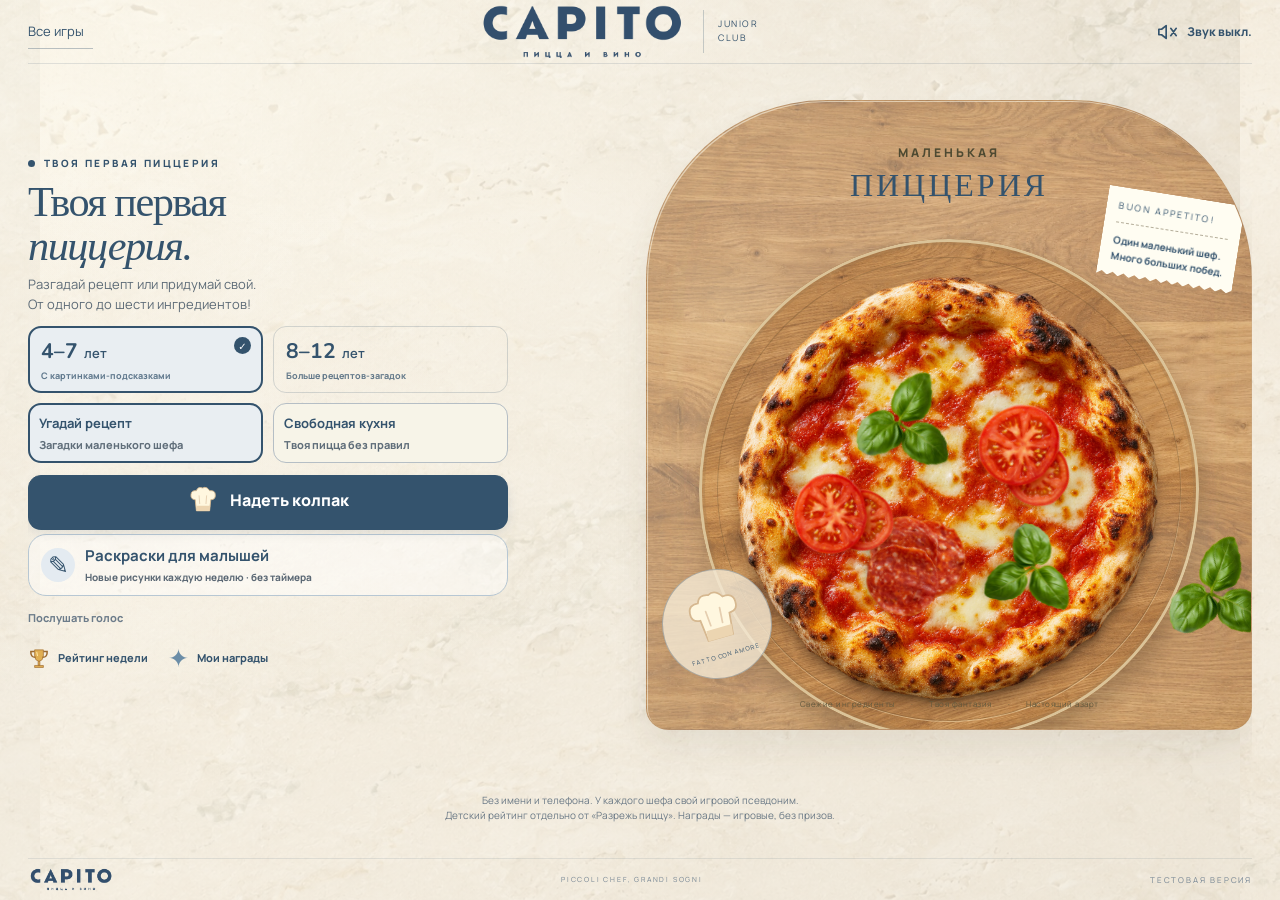
<file: junior/index.html>
<!doctype html>
<html lang="ru"><head><meta charset="utf-8"><meta name="viewport" content="width=device-width,initial-scale=1,viewport-fit=cover"><meta name="theme-color" content="#34536d"><meta name="description" content="Детские игры CAPITO: собери пиццу, разгадай рецепт или раскрась пиццерию."><title>CAPITO — маленькая пиццерия</title><link rel="stylesheet" href="/junior/junior.css?v=17"><link rel="preload" as="image" href="/junior/art/pizza-dough.png"><script defer src="/junior/junior.js?v=20"></script><link rel="stylesheet" href="/junior/coloring.css?v=3"><script defer src="/junior/coloring.js?v=3"></script><link rel="stylesheet" href="/junior/brand.css?v=3"><script defer src="/junior/layout.js?v=1"></script></head>
<body data-screen="welcome"><noscript><p>Чтобы готовить пиццу и раскрашивать картинки, включи JavaScript в браузере.</p></noscript><main>
<header class="site-header"><a href="/?games=1" class="back">Все игры</a><a class="brand" href="/junior/" aria-label="CAPITO Junior"><img class="capito-logo" src="/junior/art/brand/capito-logo.png" width="610" height="180" alt="CAPITO — пицца и вино"><small>JUNIOR CLUB</small></a><button id="sound" class="sound" aria-pressed="false" aria-label="Включить звук"><svg viewBox="0 0 24 24" aria-hidden="true"><path d="M10 5L5 9H2V15H5L10 19ZM15 8L21 16M21 8L15 16" fill="none" stroke="currentColor" stroke-width="1.8" stroke-linecap="round" stroke-linejoin="round"/></svg><span>Звук выкл.</span></button></header>
<section id="welcome" class="welcome">
<div class="welcome-copy"><span class="eyebrow"><i></i> ТВОЯ ПЕРВАЯ ПИЦЦЕРИЯ</span><h1>Твоя первая<br><em>пиццерия.</em></h1><p class="intro">Разгадай рецепт или придумай свой.<br>От одного до шести ингредиентов!</p>
<div class="age-switch" role="group" aria-label="Возраст"><button data-age="4-7" aria-pressed="true"><strong>4–7 <span>лет</span></strong><small>С картинками-подсказками</small></button><button data-age="8-12" aria-pressed="false"><strong>8–12 <span>лет</span></strong><small>Больше рецептов-загадок</small></button></div>
<div class="mode-switch" role="group" aria-label="Режим игры"><button data-mode="riddle" aria-pressed="true"><strong>Угадай рецепт</strong><small>Загадки маленького шефа</small></button><button data-mode="free" aria-pressed="false"><strong>Свободная кухня</strong><small>Твоя пицца без правил</small></button></div><button id="start" class="primary start-button"><img src="/junior/art/hat.svg" alt="">Надеть колпак</button><p id="start-status" class="status" role="status"></p>
<button id="open-coloring" class="coloring-entry"><span class="coloring-entry-icon" aria-hidden="true">✎</span><span><strong>Раскраски для малышей</strong><small>Новые рисунки каждую неделю · без таймера</small></span></button><button id="preview-voice" class="text-button" aria-pressed="false">Послушать голос</button><p id="preview-voice-status" class="status" role="status"></p><div class="welcome-links"><button id="show-rank"><img src="/junior/art/cup.svg" alt="">Рейтинг недели</button><button id="show-badges"><span class="mini-star" aria-hidden="true">✦</span>Мои награды</button></div>
</div>
<div class="welcome-scene" aria-hidden="true"><div class="scene-heading">МАЛЕНЬКАЯ <span>ПИЦЦЕРИЯ</span></div><div class="hero-check"><span>BUON APPETITO!</span><strong>Один маленький шеф.<br>Много больших побед.</strong></div><div class="hero-board"><div class="hero-pizza"><img class="base-image" src="/junior/art/pizza-base.png" alt=""><picture class="food-photo"><source type="image/png" srcset="/junior/art/photo/basil.png"><img class="hero-top ht1" src="/junior/art/photo/basil.png" alt="" decoding="async"></picture><picture class="food-photo"><source type="image/png" srcset="/junior/art/photo/tomato.png"><img class="hero-top ht2" src="/junior/art/photo/tomato.png" alt="" decoding="async"></picture><picture class="food-photo"><source type="image/png" srcset="/junior/art/photo/pepperoni.png"><img class="hero-top ht3" src="/junior/art/photo/pepperoni.png" alt="" decoding="async"></picture><picture class="food-photo"><source type="image/png" srcset="/junior/art/photo/basil.png"><img class="hero-top ht4" src="/junior/art/photo/basil.png" alt="" decoding="async"></picture><picture class="food-photo"><source type="image/png" srcset="/junior/art/photo/tomato.png"><img class="hero-top ht5" src="/junior/art/photo/tomato.png" alt="" decoding="async"></picture></div></div><div class="flour flour-one"></div><div class="flour flour-two"></div><picture class="food-photo"><source type="image/png" srcset="/junior/art/photo/basil.png"><img class="scene-basil" src="/junior/art/photo/basil.png" alt="" decoding="async"></picture><div class="chef-stamp"><img src="/junior/art/hat.svg" alt=""><span>FATTO CON AMORE</span></div><div class="scene-caption"><span>Свежие ингредиенты</span><span>Твоя фантазия</span><span>Настоящий азарт</span></div></div>
<div class="how-to"><div><span class="step">01</span><p><strong>Посмотри заказ</strong><small>Разгадай подсказку или придумай свою пиццу</small></p></div><div><span class="step">02</span><p><strong>Собери пиццу</strong><small>Выбери от 1 до 6 ингредиентов в любом порядке</small></p></div><div><span class="step">03</span><p><strong>Отправь в печь</strong><small>Испеки, нарежь по-своему и подай</small></p></div></div>
<p class="privacy">Без имени и телефона. У каждого шефа свой игровой псевдоним.<br>Детский рейтинг отдельно от «Разрежь пиццу». Награды — игровые, без призов.</p>
</section>
<section id="coloring" class="coloring-room" hidden aria-labelledby="coloring-title">
<div class="coloring-heading"><div><span class="eyebrow">CAPITO · МАЛЕНЬКИЙ ХУДОЖНИК</span><h2 id="coloring-title">Пиццерия в твоих цветах</h2><p>Выбери цвет и нажми внутри рисунка. Здесь всё можно по-своему!</p></div><button id="coloring-home" class="undo">Все занятия</button></div>
<div class="coloring-week-banner"><div><strong id="coloring-week-title">Раскраски недели</strong><p id="coloring-week-dates">Новый набор каждый понедельник</p></div><button id="coloring-archive" class="undo" aria-pressed="false">Мои рисунки</button></div><div class="coloring-layout"><aside class="coloring-tools"><div id="coloring-pages" class="coloring-pages" role="group" aria-label="Выбрать раскраску"></div><div class="coloring-palette-box"><h3>Твои краски</h3><div id="coloring-palette" class="coloring-palette" role="group" aria-label="Выбрать цвет"></div><p id="coloring-current-color">Выбран цвет: красный</p></div><div class="coloring-edit-actions"><button id="coloring-undo" class="undo" disabled>Отменить</button><button id="coloring-clear" class="undo">Начать заново</button></div></aside>
<div class="coloring-paper-column"><div class="coloring-paper"><div class="coloring-paper-top"><img class="capito-logo" src="/junior/art/brand/capito-logo.png" width="610" height="180" alt="CAPITO — пицца и вино"><strong id="coloring-page-name">Моя пицца</strong><span aria-hidden="true">✦</span></div><div class="coloring-canvas-wrap"><canvas id="coloring-canvas" width="800" height="800" tabindex="0" role="button" aria-label="Раскраска. Нажми внутри фигуры, чтобы закрасить её. Стрелки перемещают указатель, Enter закрашивает выбранное место."></canvas><span id="coloring-cursor" class="coloring-cursor" aria-hidden="true" hidden></span><div id="coloring-loading" class="coloring-loading" role="status">Готовим раскраску…</div></div><div class="coloring-paper-bottom"><span>СОЗДАНО МАЛЕНЬКИМ ХУДОЖНИКОМ</span><span>FATTO CON AMORE</span></div></div><p id="coloring-status" class="coloring-status" role="status">Выбери любимый цвет.</p><div class="coloring-export-actions"><button id="coloring-download" class="primary" disabled>Скачать рисунок PNG</button><button id="coloring-print" class="undo" disabled>Распечатать</button></div><p class="coloring-save-note">Без имени и регистрации. Рисунки остаются на этом устройстве.</p></div></div>
</section>
<section id="kitchen" class="kitchen" hidden>
<div class="kitchen-top"><div class="kitchen-brand"><img src="/junior/art/hat.svg" alt=""><div><strong>Маленькая пиццерия</strong><img class="kitchen-logo" src="/junior/art/brand/capito-logo.png" width="610" height="180" alt="CAPITO — пицца и вино"></div></div><div class="round-group"><span id="round"></span><div id="round-dots" aria-hidden="true"></div></div><div class="timer"><svg viewBox="0 0 50 50" aria-hidden="true"><circle cx="25" cy="25" r="21"/><circle id="timer-ring" cx="25" cy="25" r="21"/></svg><strong id="clock" role="timer"></strong></div><button id="exit" class="exit">Выйти</button></div>
<div class="kitchen-world">
<div class="wall-detail"><span>FATTO CON AMORE</span><i></i><img class="capito-logo" src="/junior/art/brand/capito-logo.png" width="610" height="180" alt="CAPITO — пицца и вино"></div>
<div class="order-ticket"><div class="ticket-top"><div class="guest-order"><img id="order-guest-image" src="/junior/art/guests/basilio.png" alt=""><div><small>ТВОЙ ГОСТЬ</small><strong id="order-guest-name">Базилио</strong></div></div><span id="ticket-number">ЗАКАЗ 01</span></div><h2 id="order-title">Заказ шефа</h2><p id="hint" class="status" aria-live="polite"></p><div class="riddle-tools"><span id="recipe-size"></span><button id="listen-order" aria-pressed="false">Послушать заказ</button><button id="reveal-recipe" aria-expanded="false">Показать подсказку</button></div><p id="order-voice-status" class="order-voice-status" role="status"></p><div id="recipe" class="recipe" aria-label="Ингредиенты заказа"></div><div id="memory-cover" hidden><svg viewBox="0 0 24 24" aria-hidden="true"><path d="M12 3a5 5 0 0 1 5 5c3 0 5 3 3 6v4H4v-4C2 11 4 8 7 8a5 5 0 0 1 5-5Z" fill="none" stroke="currentColor" stroke-width="1.5"/></svg><span>Ты всё запомнил!</span></div><div class="ticket-bottom"><span>ГОТОВИМ С ЛЮБОВЬЮ</span><div class="barcode"></div></div></div>
<div class="prep-area"><div class="board"><div class="pizza" id="pizza" aria-label="Собранная пицца"><img class="base-image" src="/junior/art/pizza-dough.png" alt="Основа пиццы без соуса и начинки"><div id="sauce-layer" class="sauce-layer" hidden></div><div id="toppings"></div></div></div><div id="placement-status" class="placement-status" role="status">Выбери первый ингредиент</div><div id="bake-message" class="bake-message" aria-live="polite"></div></div>
<div class="oven-area" aria-hidden="true"><div class="oven-label"><img class="capito-logo" src="/junior/art/brand/capito-logo.png" width="610" height="180" alt="CAPITO — пицца и вино"></div><div class="oven"><img class="capito-oven-photo" src="/capito-oven-LIVE-v41.webp" alt=""><div class="oven-arch"><div class="oven-glow"></div><div class="fire"><i></i><i></i><i></i></div></div><div class="oven-sill"></div></div><span class="oven-caption">Здесь рождается<br>маленькое чудо</span><div class="oven-tools"></div></div>
</div>
<div class="ingredient-station"><div class="station-title"><span>СВЕЖЕЕ НА СТОЛЕ</span><span id="station-hint">Выбирай по порядку</span></div><div id="ingredients" class="ingredients" aria-label="Выбрать ингредиент"></div></div>
<div class="kitchen-actions"><button id="undo" class="undo"><svg viewBox="0 0 24 24" aria-hidden="true"><path d="M8 4L3 9L8 14M3 9H14C22 9 22 20 14 20H10" fill="none" stroke="currentColor" stroke-width="1.8" stroke-linecap="round" stroke-linejoin="round"/></svg>Убрать последний</button><p>Нажми на ингредиент —<br>он окажется на пицце</p><button id="bake" class="primary bake-button"><img src="/junior/art/oven.svg" alt="">В печь!</button></div>
</section>
<section id="serving" class="serving" hidden aria-labelledby="serving-title">
<div class="serving-top"><span class="serving-brand"><img class="capito-logo" src="/junior/art/brand/capito-logo.png" width="610" height="180" alt="CAPITO — пицца и вино"><span>FORNO A LEGNA</span></span><button id="serving-exit">Выйти</button></div>
<h2 id="serving-title">В нашей дровяной печи</h2><p id="serving-hint" role="status">Огонь румянит бортики и плавит сыр…</p>
<div id="bake-theatre" class="bake-theatre"><img class="theatre-oven" src="/capito-oven-LIVE-v41.webp" alt="Дровяная печь CAPITO с огнём"><div class="heat-shimmer"></div><div id="oven-pizza" class="oven-pizza"></div><span class="oven-badge">FATTO CON AMORE</span></div><div id="oven-challenge" class="oven-challenge" hidden><strong>Поймай золотую корочку</strong><p id="oven-challenge-hint">Подожди, пока указатель попадёт в золотую зону, и достань пиццу.</p><div id="oven-countdown" class="oven-countdown"><span>Достань, пока не подгорела</span><strong id="oven-clock" role="timer" aria-live="off">20 с</strong></div><div class="doneness-track" aria-hidden="true"><span class="gold-zone"></span><span id="doneness-runner" class="doneness-runner"><i id="doneness-pointer"></i></span></div><span class="doneness-labels" aria-hidden="true"><span>Ещё чуть-чуть</span><span>Золотая корочка</span><span>Пора доставать</span></span><p id="oven-warning" class="oven-warning" role="status"></p><button id="take-pizza" class="primary" disabled>Пицца выпекается…</button></div><div id="oven-burned" class="oven-burned" hidden><strong>Первый блин… то есть пицца!</strong><p>Начинка уже приготовлена. Попробуем снова и достанем пиццу вовремя.</p><button id="retry-oven" class="primary">Испечь заново</button></div><div id="bake-award" class="bake-award" hidden role="status"></div>
<div id="slice-stage" class="slice-stage" hidden><div id="slice-board" class="slice-board" role="group" aria-label="Готовая пицца для нарезки"><div id="slice-pizza"></div><img id="pizza-cutter" class="pizza-cutter" src="/junior/art/pizza-cutter.svg" alt="" aria-hidden="true" draggable="false" hidden><svg id="cut-lines" viewBox="0 0 100 100" aria-hidden="true"></svg><i class="steam steam-one"></i><i class="steam steam-two"></i></div></div>
<div id="slice-actions" class="slice-actions" hidden><span id="cut-count" aria-live="polite">0 / 3 разрезов</span><button id="cut-button" class="undo">Как резать ножом?</button><button id="serve-button" class="primary" disabled>Подать пиццу</button></div>
<div id="guest-delivery" class="guest-delivery" hidden><div class="guest-celebration"><span aria-hidden="true">✦</span><img id="delivery-guest-image" src="/junior/art/guests/basilio.png" alt=""><span aria-hidden="true">✦</span></div><div class="guest-bubble"><span id="delivery-guest-name"></span><p id="guest-reaction" role="status"></p></div><div class="guest-delivery-actions"><button id="listen-guest" class="undo" aria-pressed="false">Послушать гостя</button><button id="next-guest" class="primary">Следующий гость</button></div><p id="guest-voice-status" class="order-voice-status" role="status"></p></div><p class="serving-foot">Таймер на паузе · наслаждайся приготовлением</p></section>
<section id="result" class="panel result-panel" hidden><img class="capito-logo result-logo" src="/junior/art/brand/capito-logo.png" width="610" height="180" alt="CAPITO — пицца и вино"><span class="eyebrow">BRAVO, PICCOLO CHEF!</span><div class="result-medal"><img src="/junior/art/hat.svg" alt="Колпак шефа"><i>✦</i><i>✦</i><i>✦</i></div><h2>Вот это шеф!</h2><p class="result-subtitle">Кухня CAPITO тобой гордится.</p><h3 id="result-score"></h3><p id="result-detail" role="status"></p><div id="earned" class="badges"></div><div id="guest-result" class="guest-result" hidden></div><div id="oven-result" class="oven-result" hidden></div><button id="save-retry" hidden>Повторить сохранение</button><button id="again" class="primary">Ещё один заказ</button><button id="result-rank" class="text-button">Посмотреть рейтинг недели</button><details class="pizza-story"><summary class="story-toggle">Как появилась пицца · послушать историю</summary><span class="eyebrow">МАЛЕНЬКОЕ ПУТЕШЕСТВИЕ В ИТАЛИЮ</span><h3 id="story-title">Как появилась пицца</h3><button id="listen-story" class="story-listen">Послушать историю</button><p id="story-audio-status" role="status"></p><div class="story-chapters"><article><h4>Сначала была лепёшка</h4><p>Очень давно люди в разных странах пекли лепёшки. Но пицца, похожая на ту, что мы любим сегодня, прославилась в итальянском городе Неаполе. На тесто добавляли томаты, сыр и зелень, а потом отправляли его в горячую дровяную печь.</p></article><article><h4>Три цвета «Маргариты»</h4><p>Красный томат, белая моцарелла и зелёный базилик напоминают флаг Италии. Есть легенда, что в 1889 году такую пиццу подали королеве Маргарите и назвали в её честь. Но пиццу с томатами и моцареллой в Неаполе готовили и раньше!</p></article><article><h4>Мастерство, которое берегут</h4><p>Мастеров пиццы называют пиццайоло. Они учат друг друга растягивать тесто руками, добавлять начинку и печь пиццу. В 2017 году ЮНЕСКО включила искусство неаполитанских пиццайоло в список нематериального культурного наследия человечества. Теперь и ты попробовал себя в роли маленького пиццайоло!</p></article></div><div class="story-question"><h4>В каком городе прославилась пицца?</h4><div role="group" aria-label="Ответ на вопрос об истории пиццы"><button data-city="rome">Рим</button><button data-city="naples">Неаполь</button><button data-city="paris">Париж</button></div><p id="story-answer" role="status"></p></div><details><summary>Откуда эта история</summary><a href="https://www.italia.it/en/campania/naples/things-to-do/naples-world-pizza-capital" target="_blank" rel="noopener">История пиццы — Italia.it</a><a href="https://ich.unesco.org/en/RL/art-of-neapolitan-pizzaiuolo-00722" target="_blank" rel="noopener">Искусство пиццайоло — ЮНЕСКО</a></details></details><p class="privacy">Тестовый детский турнир. Результаты и призы «Разрежь пиццу» считаются отдельно.</p></section>
<section id="board" class="panel board-panel" hidden><img class="board-cup" src="/junior/art/cup.svg" alt=""><span class="eyebrow">КЛУБ МАЛЕНЬКИХ ШЕФОВ</span><h2 id="board-title"></h2><p id="board-status" role="status"></p><div id="board-content"></div><button id="home" class="primary">Вернуться на кухню</button></section>
<footer><img class="capito-logo" src="/junior/art/brand/capito-logo.png" width="610" height="180" alt="CAPITO — пицца и вино"><span>PICCOLI CHEF, GRANDI SOGNI</span><small>ТЕСТОВАЯ ВЕРСИЯ</small></footer>
</main></body></html>
</file>
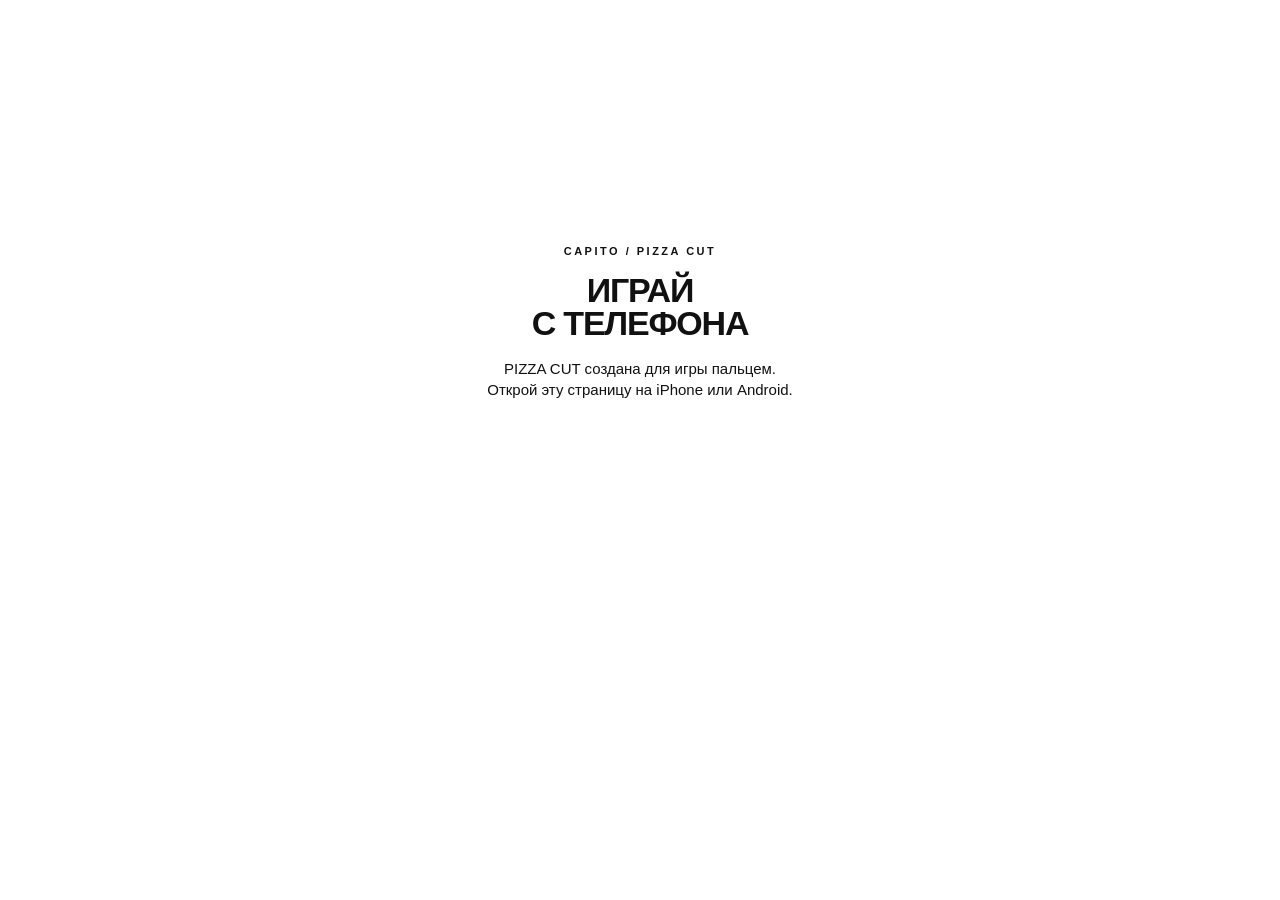
<file:     index.html>
<!doctype html>
<html lang="ru">
<head>
<meta charset="utf-8">
<meta name="viewport" content="width=device-width,initial-scale=1,maximum-scale=1,viewport-fit=cover">
<meta name="theme-color" content="#ffffff">
<title>CAPITO / PIZZA CUT — V24</title>

<style id="capito-v15-pizza-photo">
@media(max-width:600px){
body.cp-playing #cp-pizza-image{position:absolute!important;inset:0!important;top:0!important;left:0!important;width:100%!important;height:100%!important;margin:0!important;max-width:none!important;object-fit:contain!important;clip-path:none!important;filter:drop-shadow(0 9px 7px rgba(57,29,13,.27))!important;transform:none!important}
body.cp-playing #cp-board.cp-separated #cp-pizza-image{visibility:hidden!important}
body.cp-playing #cp-board{filter:none!important}
body.cp-playing #cp-canvas{z-index:2}
}

/* CAPITO V29 — result polish; gameplay and registration untouched */
.cp-v29-summary{max-width:390px;margin:9px auto 12px;padding:14px 15px 13px;border:1px solid rgba(28,65,42,.17);border-radius:19px;background:linear-gradient(145deg,rgba(255,255,255,.96),rgba(242,246,239,.92));box-shadow:0 9px 26px rgba(24,50,33,.09);text-align:left}
.cp-v29-heading{display:flex;justify-content:space-between;align-items:center;gap:8px;color:#244b36;font-size:10px;font-weight:900;letter-spacing:1.25px}
.cp-v29-badge{border-radius:30px;background:#e3ede2;padding:5px 9px;font-size:10px;letter-spacing:.2px;white-space:nowrap}
.cp-v29-track{height:12px;margin-top:12px;background:#e1e8df;border-radius:30px;overflow:hidden;box-shadow:inset 0 1px 3px rgba(0,0,0,.09)}
.cp-v29-fill{height:100%;width:0;background:linear-gradient(90deg,#598366,#245d3e);border-radius:30px;transition:width 1.05s cubic-bezier(.22,.85,.22,1)}
.cp-v29-scale{display:flex;justify-content:space-between;margin-top:6px;color:#657b69;font-size:10px;font-weight:700}
.cp-v29-caption{margin-top:9px;color:#375443;font-size:12px;line-height:1.35;font-weight:700;text-align:center}
.cp-v29-view{border:1.5px solid #2c573e!important;background:#fff!important;color:#2c573e!important}
.cp-v29-view:focus-visible{outline:3px solid #80b495;outline-offset:2px}
@media(max-width:370px){.cp-v29-summary{padding:11px}.cp-v29-heading{font-size:9px}}
@media(prefers-reduced-motion:reduce){.cp-v29-fill{transition:none}}

</style>
<style id="capito-v22-photos">
@media(max-width:600px){
#cp-v2-facade{aspect-ratio:16/9!important;overflow:hidden!important}
#cp-v2-facade img{width:100%!important;height:100%!important;object-fit:cover!important;object-position:center!important}
#cp-register .cp-interior-photo img{width:100%!important;display:block!important}
}
</style>

<style id="capito-v24-compact-register">
/* Registration: remove unused vertical space; keep both photographs. */
@media(max-width:600px){
 body:not(.cp-playing) #capito-pizza-cut{min-height:0!important;padding-top:0!important;padding-bottom:0!important;}
 body:not(.cp-playing) #cp-v2-facade{height:clamp(125px,19dvh,190px)!important;aspect-ratio:auto!important;max-width:480px!important;overflow:hidden!important;margin:0 auto!important;}
 body:not(.cp-playing) #cp-v2-facade img{width:100%!important;height:100%!important;object-fit:cover!important;object-position:center 52%!important;}
 body:not(.cp-playing) #cp-register.active{min-height:0!important;margin:0 -10px!important;padding:8px 16px 0!important;}
 #cp-register .cp-brand{margin:0 0 3px!important;font-size:9px!important;}
 #cp-register .cp-title{font-size:clamp(24px,6.6vw,34px)!important;line-height:1!important;margin:0 0 7px!important;}
 #cp-register .cp-subtitle{font-size:clamp(12px,3.4vw,15px)!important;line-height:1.17!important;margin:0 auto 5px!important;}
 #cp-register .cp-description{font-size:clamp(10px,2.85vw,12px)!important;line-height:1.22!important;margin:0 auto 8px!important;}
 #cp-register .cp-prizes{margin:7px 0 9px!important;gap:6px!important;}
 #cp-register .cp-prize{min-height:48px!important;padding:7px 2px 5px!important;border-radius:10px!important;}
 #cp-register .cp-prize-place{font-size:9px!important;margin-bottom:3px!important;}
 #cp-register .cp-prize-name{font-size:12px!important;}
 #cp-register .cp-label{margin:5px 0 3px!important;font-size:10px!important;}
 #cp-register .cp-input{height:42px!important;min-height:42px!important;padding:7px 12px!important;font-size:16px!important;margin-bottom:5px!important;}
 #cp-register .cp-consent{margin:5px 0 8px!important;font-size:10px!important;line-height:1.15!important;}
 #cp-register #cp-start{min-height:46px!important;padding:10px!important;font-size:15px!important;}
 #cp-register .cp-interior-photo{margin:10px -16px 0!important;}
 #cp-register .cp-interior-photo:before{height:28px!important;}
 #cp-register .cp-interior-photo img{max-height:220px!important;object-fit:cover!important;object-position:center!important;}
}
@media(max-width:600px) and (max-height:750px){
 body:not(.cp-playing) #cp-v2-facade{height:115px!important;}
 #cp-register .cp-description{font-size:10px!important;}
 #cp-register .cp-prizes{margin:5px 0!important;}
 #cp-register .cp-input{height:39px!important;min-height:39px!important;}
}
</style>
<style id="cp-v30-styles">
.cp-v30-wrap{margin:14px 0 18px;font-family:inherit;color:#173b30}
.cp-v30-head{background:#eff4ee;border:1px solid #d9e6d8;border-radius:15px;padding:12px 14px;text-align:center;margin-bottom:14px}
.cp-v30-label{font-size:11px;letter-spacing:1.1px;font-weight:800;text-transform:uppercase}
.cp-v30-count{font-size:21px;font-weight:900;margin:4px 0 2px;font-variant-numeric:tabular-nums}
.cp-v30-small{font-size:11px;opacity:.73}
.cp-v30-podium{display:grid;grid-template-columns:1fr 1.14fr 1fr;align-items:end;gap:7px;margin:16px 0 14px}
.cp-v30-podium-item{min-width:0;text-align:center}
.cp-v30-medal{font-size:25px;line-height:1.2}
.cp-v30-person{font-size:12px;font-weight:800;overflow:hidden;text-overflow:ellipsis;white-space:nowrap;margin:5px 0}
.cp-v30-percent{font-size:16px;font-weight:900}
.cp-v30-step{display:flex;align-items:center;justify-content:center;color:white;border-radius:11px 11px 5px 5px;font-size:23px;font-weight:900;margin-top:7px}
.cp-v30-first .cp-v30-step{height:85px;background:linear-gradient(145deg,#b58b38,#d5b86c)}
.cp-v30-second .cp-v30-step{height:65px;background:linear-gradient(145deg,#82938e,#b0bbb6)}
.cp-v30-third .cp-v30-step{height:50px;background:linear-gradient(145deg,#ab7752,#ca9a70)}
.cp-v30-person-empty{opacity:.55}
.cp-v30-personal{border:1px solid #d6e2d7;border-radius:13px;padding:12px 14px;background:#fafcf9;font-size:13px;line-height:1.55;margin-bottom:12px}
.cp-v30-personal strong{font-weight:900}
.cp-v30-personal-title{font-size:11px;letter-spacing:.8px;font-weight:900;margin-bottom:3px}
.cp-v30-prizes{text-align:center;font-size:11px;opacity:.72;margin:0 0 12px}
.cp-v30-myrow{background:#edf4e9;border-radius:6px}
@media(max-width:370px){.cp-v30-percent{font-size:14px}.cp-v30-person{font-size:11px}.cp-v30-count{font-size:18px}}
</style>

<style id="capito-v35-oven-rating">
/* Original approved illustration; decorative layer only. */
.cp-v34-oven{position:relative;height:194px;margin:12px -2px 18px;border-radius:18px;overflow:hidden;isolation:isolate;background:#30170e url("capito-oven-LIVE-v41.webp") center 57% / cover no-repeat;box-shadow:0 7px 22px #4b261a26}
.cp-v34-oven::before{content:"";position:absolute;inset:0;pointer-events:none;background:radial-gradient(ellipse 31% 55% at 69% 48%,rgba(255,162,35,.18),transparent 75%);mix-blend-mode:screen;animation:cpV35Fire 2.6s ease-in-out infinite alternate}
.cp-v34-oven::after{content:"";position:absolute;inset:0;pointer-events:none;box-shadow:inset 0 0 24px #1b09094d;border-radius:inherit}
.cp-v34-oven.cp-v34-compact{height:142px;margin:12px 0 18px;background-position:center 54%}
@keyframes cpV35Fire{0%{opacity:.24;transform:scale(.99)}45%{opacity:.72}100%{opacity:1;transform:scale(1.035)}}
@media(prefers-reduced-motion:reduce){.cp-v34-oven::before{animation:none}}
</style>

<!-- V42: cut-line impact and dough reaction. Only decorative; no score changes. -->
<style id="capito-v42-pizza-feedback">
#cp-board{isolation:isolate}
#cp-board .cp-v42-cut-impact{position:absolute;z-index:28;width:0;height:0;pointer-events:none;animation:cp-v42-impact-fade .48s ease-out both}
#cp-board .cp-v42-cut-impact i{position:absolute;left:-22px;top:-22px;width:44px;height:44px;border:2px solid rgba(255,234,177,.9);border-radius:50%;box-shadow:0 0 13px rgba(255,214,111,.7);animation:cp-v42-ring .44s cubic-bezier(.1,.6,.2,1) both}
#cp-board .cp-v42-cut-impact b{position:absolute;left:-36px;top:-2px;width:72px;height:4px;border-radius:9px;background:linear-gradient(90deg,transparent,rgba(255,252,211,.92),transparent);transform:rotate(var(--cut-angle));filter:blur(1px);animation:cp-v42-blade .38s ease-out both}
#cp-board .cp-v42-cut-impact em{position:absolute;left:-3px;top:-3px;width:6px;height:6px;background:#eab663;border-radius:50%;box-shadow:-19px -13px 0 -1px #eab663,16px -17px 0 -2px #c77836,22px 10px 0 -2px #eab663,-16px 14px 0 -2px #b9692e;animation:cp-v42-crumbs .46s ease-out both}
@keyframes cp-v42-impact-fade{0%,40%{opacity:1}100%{opacity:0}}
@keyframes cp-v42-ring{from{transform:scale(.2);opacity:.9}to{transform:scale(1.65);opacity:0}}
@keyframes cp-v42-blade{from{opacity:1;scale:.4 1}to{opacity:0;scale:1.2 1}}
@keyframes cp-v42-crumbs{from{transform:scale(.4) rotate(0)}to{transform:scale(1.6) rotate(23deg);opacity:0}}
body.cp-playing #cp-board.cp-v42-pizza-tap #cp-pizza-image{animation:cp-v42-dough .25s ease-out!important;transform-origin:center center!important}
@keyframes cp-v42-dough{0%{scale:1}38%{scale:.991 1.009}75%{scale:1.005 .997}100%{scale:1}}
@media(prefers-reduced-motion:reduce){#cp-board .cp-v42-cut-impact{display:none!important}body.cp-playing #cp-board.cp-v42-pizza-tap #cp-pizza-image{animation:none!important}}
</style>
<style id="cp-v44-effects">
/* V44: restrained tactile cut accents */
#cp-board{position:relative}
.cp-v44-cut-flash{position:absolute;z-index:20;pointer-events:none;width:52px;height:52px;border:2px solid rgba(255,245,199,.88);border-radius:50%;transform:translate(-50%,-50%) scale(.35);box-shadow:0 0 14px rgba(255,210,110,.7),inset 0 0 10px rgba(255,210,110,.3);animation:cpV44Flash .42s ease-out forwards}
@keyframes cpV44Flash{0%{opacity:0;transform:translate(-50%,-50%) scale(.35)}25%{opacity:1}100%{opacity:0;transform:translate(-50%,-50%) scale(1.65)}}
.cp-v44-perfect{position:fixed;left:50%;top:30%;z-index:9999;pointer-events:none;padding:13px 28px;border-radius:16px;background:#fff6dd;color:#234d32;border:2px solid #d8ae59;box-shadow:0 12px 40px #0005;font-weight:900;font-size:clamp(25px,7vw,42px);letter-spacing:.05em;white-space:nowrap;animation:cpV44Perfect 1.8s both}
@keyframes cpV44Perfect{0%{opacity:0;transform:translate(-50%,-15%) scale(.65)}22%{opacity:1;transform:translate(-50%,0) scale(1.09)}36%{transform:translate(-50%,0) scale(1)}80%{opacity:1}100%{opacity:0;transform:translate(-50%,-30%) scale(1)}}
@media(prefers-reduced-motion:reduce){.cp-v44-cut-flash,.cp-v44-perfect{animation-duration:.01ms}}
</style>
</head>
<body>

<style id="capito-v2-mobile">
:root{--cp-vh:1vh}
html,body{margin:0;padding:0;width:100%;background:#fff;overscroll-behavior-y:none}
#cp-v2-facade{display:none;position:relative;width:100%;max-width:480px;margin:0 auto 0;overflow:hidden;background:#f7f2e8;aspect-ratio:1536/583;border-bottom:1px solid rgba(0,0,0,.08)}
#cp-v2-facade img{position:relative;display:block;width:100%;height:auto;object-fit:contain;animation:none}
#cp-v2-facade:after{content:"";position:absolute;inset:0;background:linear-gradient(90deg,transparent 0 18%,rgba(255,225,160,.08) 35%,transparent 55%,rgba(255,225,160,.08) 78%,transparent);animation:cpWindowGlow 5.8s ease-in-out infinite;pointer-events:none}
.cp-v2-walker{position:absolute;right:2.5%;bottom:7%;width:4px;height:4px;border-radius:50%;box-shadow:0 0 18px 8px rgba(255,255,255,.10);animation:cpWalker 7s ease-in-out infinite;pointer-events:none}
#cp-v2-sound{display:none;position:absolute;z-index:50;right:10px;top:max(8px,env(safe-area-inset-top));width:42px;height:42px;border:2px solid #111;border-radius:50%;background:rgba(255,255,255,.92);color:#111;font-size:18px;font-weight:900;align-items:center;justify-content:center;padding:0}
@keyframes cpFacadeBreath{0%,100%{transform:scale(1.01) translateX(0)}50%{transform:scale(1.025) translateX(-.3%)}}
@keyframes cpWindowGlow{0%,100%{opacity:.35}50%{opacity:.85}}
@keyframes cpWalker{0%{transform:translateX(0);opacity:.2}20%{opacity:.7}80%{opacity:.7}100%{transform:translateX(-330px);opacity:.1}}
@media(max-width:600px){
 #cp-v2-facade{display:block}
 #cp-v2-sound{display:flex}
 #capito-pizza-cut{max-width:none;width:100%;min-height:0;padding-left:10px;padding-right:10px}
 #cp-game.active{min-height:0!important;height:auto!important;padding-top:2px}
 #cp-game.active .cp-brand{margin-bottom:3px}
 #cp-game.active .cp-game-head{margin-bottom:5px}
 #cp-game.active .cp-game-instruction{font-size:17px}
 #cp-board{width:min(100%,440px);margin:0 auto}
 #cp-result.active,#cp-final.active{min-height:0!important}
}
@media(prefers-reduced-motion:reduce){#cp-v2-facade img,#cp-v2-facade:after,.cp-v2-walker{animation:none!important}}
</style>

<style id="capito-restaurant-visual-v3">
/* Real editable interface over an understated warm restaurant-inspired background */
@media(max-width:600px){
 html,body{background:#f3e6d2!important}
 #cp-v2-facade{border:0;background:#f3e6d2;overflow:visible}
 #cp-v2-facade img{position:relative!important;inset:auto!important;width:100%!important;height:auto!important;transform:none!important;animation:none!important;object-fit:contain!important}
 #cp-v2-facade:after,.cp-v2-walker{display:none!important}
 #capito-pizza-cut{background:#f3e6d2;color:#173d34;}
 #cp-register.active{position:relative;isolation:isolate;margin:0 -10px;padding:25px 18px 0;background:
 radial-gradient(ellipse at 0% 22%,rgba(159,121,67,.12),transparent 42%),
 radial-gradient(ellipse at 100% 72%,rgba(111,107,62,.10),transparent 40%),
 repeating-linear-gradient(112deg,rgba(103,71,38,.025) 0px,rgba(103,71,38,.025) 1px,transparent 1px,transparent 8px),#f3e6d2;}
 #cp-register .cp-brand,#cp-register .cp-title,#cp-register .cp-subtitle,#cp-register .cp-description{color:#173d34!important}
 #cp-register .cp-title{font-size:clamp(28px,8vw,40px);line-height:1.07;letter-spacing:-.03em}
 #cp-register .cp-prize{border-color:#173d34!important;background:rgba(255,255,255,.55)!important;color:#173d34!important}
 #cp-register .cp-prize.first{background:#173d34!important;color:#fff!important}
 #cp-register .cp-input{border-color:#173d34!important;background:rgba(255,255,255,.72)!important;color:#173d34!important}
 #cp-register .cp-label,#cp-register .cp-consent{color:#173d34!important}
 #cp-register #cp-start{background:#173d34!important;color:#fff!important;border-color:#173d34!important}
 #cp-register .cp-interior-photo{display:block;position:relative;margin:25px -18px 0;overflow:hidden;background:#c4aa86;line-height:0}
 #cp-register .cp-interior-photo:before{content:"";position:absolute;top:0;left:0;right:0;height:70px;background:linear-gradient(to bottom,#f3e6d2 0%,rgba(243,230,210,0) 100%);z-index:1;pointer-events:none}
 #cp-register .cp-interior-photo img{display:block;width:100%;height:auto;object-fit:cover}
 #cp-v2-sound{color:#173d34;border-color:#173d34}
}
@media(min-width:601px){#cp-register .cp-interior-photo{display:none}}
</style>


<style id="capito-v7-premium-game">
@media(max-width:600px){
 body.cp-playing #cp-v2-facade{display:none!important}
 body.cp-playing{overflow:hidden!important}
 body.cp-playing #capito-pizza-cut{max-width:none!important;width:100%!important;height:100dvh!important;min-height:100dvh!important;overflow:hidden!important;padding:0!important;background:#f2e3cd url("capito-tabletop-v14.webp") center / cover no-repeat!important;color:#173d34}
 body.cp-playing #cp-mobile-app{height:100%!important}
 body.cp-playing #cp-game.active{height:100%!important;min-height:0!important;display:flex!important;flex-direction:column;align-items:center;justify-content:space-between;gap:0!important;padding:calc(env(safe-area-inset-top) + 14px) 13px calc(env(safe-area-inset-bottom) + 24px)!important;overflow:hidden;box-sizing:border-box}
 body.cp-playing #cp-game .cp-brand{font-size:clamp(11px,3vw,14px);letter-spacing:3.5px;font-weight:800;color:#173d34;margin:0 0 8px!important;flex:0 0 auto}
 body.cp-playing #cp-game .cp-game-head{width:100%;flex:0 0 auto;margin:0!important;text-align:center}
 body.cp-playing #cp-game .cp-game-instruction{font-family:Georgia,'Times New Roman',serif;font-size:clamp(29px,8vw,43px)!important;line-height:1.03;font-weight:700;letter-spacing:-.7px;color:#173d34;max-width:350px;margin:0 auto 18px!important;text-shadow:0 1px 1px rgba(255,255,255,.45)}
 body.cp-playing #cp-game .cp-game-status{display:flex;flex-direction:row-reverse;justify-content:space-between;align-items:center;width:100%;max-width:430px;min-height:55px;margin:0 auto!important;padding:11px 19px;border:1px solid rgba(23,61,52,.12);border-radius:999px;background:rgba(255,253,246,.95);box-shadow:0 9px 22px rgba(72,42,20,.13)}
 body.cp-playing #cp-game .cp-cut-counter{opacity:1;font-size:clamp(11px,3.2vw,14px);font-weight:900;color:#173d34}
 body.cp-playing #cp-game .cp-timer{font-size:clamp(17px,4.7vw,22px);font-weight:900;color:#173d34;background:transparent!important;border:0!important;padding:0!important;min-width:75px}
 body.cp-playing #cp-game .cp-timer.warning{color:#b7432c!important}
 body.cp-playing #cp-board{position:relative!important;flex:0 1 auto!important;width:min(calc(100vw - 20px),440px,calc(100dvh - 310px))!important;max-width:none!important;min-height:0!important;aspect-ratio:1/1!important;height:auto!important;margin:0 auto!important;overflow:visible!important;border-radius:0!important;background:transparent!important;box-shadow:none!important;transform:none!important;touch-action:none}
 /* Keep source photo's correct 3:2 image scale, crop tiles at the original pizza circle. */
 body.cp-playing #cp-pizza-image{display:block;width:150%!important;max-width:none!important;height:100%!important;margin-left:-25%!important;object-fit:fill!important;clip-path:circle(28.2% at 50.3% 50.4%)!important;filter:drop-shadow(0 13px 11px rgba(49,26,13,.24));pointer-events:none}
 body.cp-playing #cp-canvas{position:absolute;inset:0!important;width:100%!important;height:100%!important;touch-action:none}
 body.cp-playing #cp-game .cp-tip{flex:0 0 auto;margin:0 auto!important;padding:15px 22px;max-width:360px;border-radius:999px;background:rgba(255,253,246,.96);border:1px solid rgba(23,61,52,.14);box-shadow:0 9px 20px rgba(72,42,20,.12);color:#173d34;font-family:Georgia,'Times New Roman',serif;font-size:clamp(17px,4.6vw,22px);font-weight:700;line-height:1.13;opacity:1}
 body.cp-playing #cp-v2-sound{display:flex!important;position:fixed;z-index:100;top:calc(env(safe-area-inset-top) + 10px);right:12px;width:42px;height:42px;border:1.5px solid #173d34;color:#173d34;background:rgba(255,253,246,.96);font-size:18px}
}
@media(max-height:740px) and (max-width:600px){body.cp-playing #cp-game.active{padding-top:8px!important;padding-bottom:12px!important}body.cp-playing #cp-game .cp-game-instruction{font-size:26px!important;margin-bottom:9px!important}body.cp-playing #cp-board{width:min(calc(100vw - 20px),calc(100dvh - 270px))!important}body.cp-playing #cp-game .cp-tip{padding:10px 15px;font-size:16px}}
</style>

<style id="capito-v8-polish">
@media(max-width:600px){
 body.cp-playing #capito-pizza-cut{background-image:url("capito-tabletop-v14.webp")!important;background-color:#eee0c8!important}
 body.cp-playing #cp-piece-count,body.cp-playing #cp-piece-count.perfect{background:#173d34!important;color:#fff!important;box-shadow:0 9px 28px rgba(20,54,44,.24)!important}
 body.cp-playing #cp-game .cp-game-instruction{text-shadow:none!important}
 body.cp-playing #cp-board{filter:drop-shadow(0 12px 12px rgba(68,37,18,.16))}
 body.cp-playing #cp-game .cp-game-status{box-shadow:0 6px 20px rgba(71,42,24,.09)!important}
 body.cp-playing #cp-game .cp-tip{box-shadow:0 6px 20px rgba(71,42,24,.09)!important}
}
</style>

<style id="capito-v9-photo-fix">
@media(max-width:600px){
 body.cp-playing #capito-pizza-cut{background-image:url("capito-tabletop-v14.webp")!important;background-position:center center!important}
 body.cp-playing #cp-board{width:min(calc(100vw - 8px),480px,calc(100dvh - 275px))!important;filter:none!important;filter:drop-shadow(0 11px 12px rgba(69,38,20,.18))!important}
 body.cp-playing #cp-pizza-image{filter:none!important}
 body.cp-playing #cp-board.cp-separated #cp-pizza-image{visibility:hidden!important}
 body.cp-playing #cp-game .cp-game-instruction{margin-bottom:11px!important;font-size:clamp(29px,8vw,42px)!important}
 body.cp-playing #cp-game .cp-game-status{min-height:52px!important}
 body.cp-playing #cp-game .cp-tip{padding:13px 18px!important}
 body.cp-playing #cp-piece-count{background:#173d34!important}
}
@media(max-height:740px) and (max-width:600px){body.cp-playing #cp-board{width:min(calc(100vw - 8px),calc(100dvh - 250px))!important}}
</style>


<style id="capito-v10-real-photo-game">
@media(max-width:600px){
 body.cp-playing #capito-pizza-cut{background-image:url("capito-tabletop-v14.webp")!important;background-color:#f2e7d5!important;background-position:center center!important;background-size:cover!important}
 body.cp-playing #cp-board{width:min(calc(100vw - 10px),480px,calc(100dvh - 262px))!important;aspect-ratio:1/1!important;filter:drop-shadow(0 11px 9px rgba(59,39,22,.20))!important}
 /* Image is scaled 1.18x so the actual pizza matches the scoring circle (r=42.3%). */
 body.cp-playing #cp-pizza-image{position:relative!important;top:-9%!important;left:0!important;width:177%!important;height:118%!important;margin-left:-38.5%!important;max-width:none!important;object-fit:fill!important;clip-path:circle(28.2% at 50.3% 50.4%)!important;filter:none!important}
 body.cp-playing #cp-board.cp-separated #cp-pizza-image{visibility:hidden!important}
 body.cp-playing #cp-game .cp-game-instruction{font-size:clamp(27px,7.6vw,41px)!important;margin-bottom:10px!important}
 body.cp-playing #cp-game .cp-tip{font-size:clamp(16px,4.1vw,20px)!important;padding:12px 18px!important}
 body.cp-playing #cp-game .cp-game-status{min-height:52px!important}
 body.cp-playing #cp-piece-count,body.cp-playing #cp-piece-count.perfect{background:#173d34!important;color:white!important}
}
@media(max-height:740px) and (max-width:600px){body.cp-playing #cp-board{width:min(calc(100vw - 10px),calc(100dvh - 244px))!important}}
</style>

<style id="capito-v11-reference-composition">
@media(max-width:600px){
 body.cp-playing #capito-pizza-cut{background:#eee0c8 url("capito-tabletop-v14.webp") center center / 100% 100% no-repeat!important}
 body.cp-playing #cp-game.active{padding-top:calc(env(safe-area-inset-top) + 14px)!important;padding-bottom:calc(env(safe-area-inset-bottom) + 24px)!important}
 body.cp-playing #cp-game .cp-brand{font-size:clamp(12px,3.5vw,16px)!important;letter-spacing:4.5px!important;margin-bottom:10px!important}
 body.cp-playing #cp-game .cp-game-instruction{font-size:clamp(29px,8.2vw,44px)!important;max-width:410px!important;line-height:1.04!important}
 body.cp-playing #cp-game .cp-game-status{max-width:440px!important;min-height:56px!important}
 body.cp-playing #cp-game .cp-timer{display:flex;align-items:center;gap:9px!important}
 body.cp-playing #cp-game .cp-timer:before{content:"◷";font-size:29px;font-family:Georgia,serif;font-weight:400;line-height:1}
 body.cp-playing #cp-board{width:min(calc(100vw - 6px),490px,calc(100dvh - 245px))!important}
 body.cp-playing #cp-game .cp-tip{max-width:390px!important;width:calc(100% - 40px);font-size:clamp(17px,4.5vw,22px)!important}
 body.cp-playing #cp-game .cp-tip:after{content:" ☝";font-family:Arial,sans-serif;font-size:23px;white-space:nowrap}
}
@media(max-height:740px) and (max-width:600px){body.cp-playing #cp-board{width:min(calc(100vw - 8px),calc(100dvh - 230px))!important}}
</style>

<style id="capito-v13-actual-marble">
@media(max-width:600px){
 body.cp-playing #capito-pizza-cut{background:#efe0c5 url("capito-tabletop-v14.webp") center center/100% 100% no-repeat!important}
 body.cp-playing #cp-game .cp-game-instruction{font-size:clamp(29px,7.5vw,39px)!important;margin-bottom:12px!important}
 body.cp-playing #cp-game .cp-tip{background:rgba(255,252,244,.97)!important}
}
</style>
<div id="cp-v2-facade" aria-label="Capito — пицца и вино"><img src="capito-facade-new.jpg" alt="Фасад Capito"><span class="cp-v2-walker"></span></div>
<div id="capito-pizza-cut">
<button id="cp-v2-sound" type="button" aria-label="Звук включен">🔊</button>



<style>

html,body{

  margin:0!important;

  padding:0!important;

  width:100%!important;

  max-width:100%!important;

  overflow-x:hidden!important;

  background:#fff!important;

  -webkit-text-size-adjust:100%;

}



#capito-pizza-cut{

  --blue:#1655d8;

  --ink:#111;

  font-family:Arial,Helvetica,sans-serif;

  color:var(--ink);

  width:100%;

  max-width:480px;

  min-height:100vh;

  min-height:100dvh;

  margin:0 auto;

  padding:max(8px,env(safe-area-inset-top)) 10px max(28px,env(safe-area-inset-bottom));

  box-sizing:border-box;

  overflow-x:hidden;

  overscroll-behavior:none;

  -webkit-tap-highlight-color:transparent;

  position:relative;

}



#capito-pizza-cut *{box-sizing:border-box}



#cp-mobile-app{display:none;width:100%}

#cp-desktop-block{display:none}

.cp-screen{display:none}



.cp-screen.active{

  display:block;

  animation:cpScreenIn .34s cubic-bezier(.2,.8,.2,1);

}



#cp-game.active,

#cp-result.active,

#cp-final.active{

  min-height:calc(100dvh - env(safe-area-inset-top) - env(safe-area-inset-bottom) - 20px);

}



.cp-desktop-inner{

  min-height:70vh;

  display:flex;

  flex-direction:column;

  align-items:center;

  justify-content:center;

  text-align:center;

  padding:35px 20px;

}



.cp-desktop-brand{

  font-size:11px;

  font-weight:700;

  letter-spacing:2.5px;

  margin-bottom:17px;

}



.cp-desktop-title{

  font-size:34px;

  line-height:.98;

  font-weight:900;

  letter-spacing:-1.2px;

  margin-bottom:17px;

}



.cp-desktop-text{

  font-size:15px;

  line-height:1.45;

  max-width:380px;

}



.cp-brand{

  text-align:center;

  font-size:10px;

  font-weight:700;

  letter-spacing:2.5px;

  margin:2px 0 7px;

}



.cp-title{

  text-align:center;

  font-size:29px;

  line-height:.98;

  font-weight:900;

  letter-spacing:-1.2px;

  margin:0 0 11px;

}



.cp-subtitle{

  text-align:center;

  font-size:16px;

  line-height:1.28;

  font-weight:700;

  margin:0 auto 12px;

  max-width:430px;

}



.cp-description{

  text-align:center;

  font-size:13px;

  line-height:1.4;

  margin:0 auto 15px;

  max-width:420px;

}



.cp-prizes{

  display:grid;

  grid-template-columns:repeat(3,1fr);

  gap:6px;

  margin:14px 0 17px;

}



.cp-prize{

  border:2px solid #111;

  border-radius:13px;

  padding:10px 3px 9px;

  text-align:center;

  min-height:72px;

  background:#fff;

}



.cp-prize.first{

  background:#111;

  color:#fff;

}



.cp-prize-place{

  font-size:10px;

  font-weight:900;

  letter-spacing:.7px;

  margin-bottom:6px;

}



.cp-prize-name{

  font-size:13px;

  font-weight:900;

  line-height:1.1;

}



.cp-form{

  width:100%;

  max-width:440px;

  margin:0 auto;

}



.cp-label{

  display:block;

  font-size:11px;

  font-weight:900;

  margin:0 0 5px;

}



.cp-input{

  width:100%;

  height:49px;

  border:2px solid #111;

  border-radius:11px;

  padding:0 13px;

  font-size:16px!important;

  background:#fff;

  color:#111;

  outline:none;

  margin-bottom:11px;

  -webkit-appearance:none;

  appearance:none;

}



.cp-input:focus{

  border-color:var(--blue);

  box-shadow:0 0 0 3px rgba(22,85,216,.09);

}



.cp-consent{

  display:flex;

  gap:9px;

  align-items:flex-start;

  font-size:11px;

  line-height:1.32;

  margin:2px 0 14px;

}



.cp-consent input{

  width:19px;

  height:19px;

  flex:0 0 19px;

  margin:0;

}



.cp-btn{

  width:100%;

  min-height:56px;

  border:2px solid #111;

  border-radius:13px;

  background:#111;

  color:#fff;

  font-size:14px;

  font-weight:900;

  cursor:pointer;

  padding:11px 12px;

  touch-action:manipulation;

  -webkit-appearance:none;

  appearance:none;

  transition:transform .12s ease,opacity .12s ease,box-shadow .18s ease;

}



.cp-btn:active{transform:scale(.975)}



.cp-btn.secondary{

  background:#fff;

  color:#111;

}



.cp-btn.blue{

  background:var(--blue);

  border-color:var(--blue);

  box-shadow:0 7px 18px rgba(22,85,216,.16);

}



.cp-btn:disabled{

  opacity:.45;

  cursor:default;

}



.cp-error{

  display:none;

  text-align:center;

  color:#b00020;

  font-size:12px;

  font-weight:700;

  margin:9px 0;

}





/* GAME */



.cp-game-head{

  text-align:center;

  margin-bottom:8px;

}



.cp-game-instruction{

  font-size:18px;

  line-height:1.2;

  font-weight:900;

  margin:0 0 4px;

}



.cp-game-status{

  display:flex;

  align-items:center;

  justify-content:center;

  gap:10px;

  min-height:29px;

}



.cp-cut-counter{

  font-size:12px;

  opacity:.65;

  font-weight:700;

  letter-spacing:.4px;

}



.cp-cut-counter.cp-pulse{

  animation:cpCounterPulse .25s ease;

}



.cp-timer{

  min-width:69px;

  padding:5px 8px;

  border:2px solid #111;

  border-radius:100px;

  font-size:13px;

  line-height:1;

  font-weight:900;

  background:#fff;

  transition:background .18s ease,color .18s ease,border-color .18s ease,transform .18s ease;

}



.cp-timer.running{

  border-color:var(--blue);

  color:var(--blue);

}



.cp-timer.warning{

  background:#111;

  color:#fff;

  border-color:#111;

  animation:cpTimerWarning .55s infinite alternate;

}



.cp-timer.done{

  background:var(--blue);

  color:#fff;

  border-color:var(--blue);

}



#cp-board{

  position:relative;

  width:100%;

  overflow:hidden;

  border-radius:14px;

  user-select:none;

  -webkit-user-select:none;

  touch-action:none;

  background:#eee;

  box-shadow:0 6px 22px rgba(0,0,0,.07);

  transition:transform .18s ease;

}



#cp-board.cp-cut-touch{transform:scale(.997)}

#cp-board.cp-perfect-board{animation:cpPerfectBoard .55s ease}



#cp-pizza-image{

  display:block;

  width:100%;

  height:auto;

  pointer-events:none;

  user-select:none;

  -webkit-user-select:none;

  -webkit-user-drag:none;

}



#cp-canvas{

  position:absolute;

  inset:0;

  width:100%;

  height:100%;

  touch-action:none;

}



#cp-piece-count{

  position:absolute;

  left:50%;

  top:50%;

  transform:translate(-50%,-50%) scale(.65);

  z-index:10;

  display:none;

  align-items:center;

  justify-content:center;

  min-width:112px;

  height:76px;

  padding:0 18px;

  border-radius:20px;

  background:rgba(17,17,17,.9);

  color:#fff;

  font-size:43px;

  line-height:1;

  font-weight:900;

  letter-spacing:-2px;

  pointer-events:none;

  opacity:0;

  box-shadow:0 12px 35px rgba(0,0,0,.22);

}



#cp-piece-count.show{

  display:flex;

  animation:cpPiecePop .38s cubic-bezier(.2,.9,.25,1.25) forwards;

}



#cp-piece-count.perfect{

  background:var(--blue);

  box-shadow:0 10px 30px rgba(22,85,216,.35),0 0 0 7px rgba(22,85,216,.10);

}



.cp-timeout-overlay{

  position:absolute;

  inset:0;

  z-index:20;

  display:none;

  align-items:center;

  justify-content:center;

  flex-direction:column;

  text-align:center;

  padding:20px;

  background:rgba(17,17,17,.88);

  color:#fff;

  pointer-events:none;

}



.cp-timeout-overlay.show{

  display:flex;

  animation:cpScreenIn .25s ease;

}



.cp-timeout-big{

  font-size:32px;

  line-height:.95;

  font-weight:900;

  letter-spacing:-1px;

  margin-bottom:9px;

}



.cp-timeout-small{

  font-size:13px;

  line-height:1.35;

  max-width:260px;

}



.cp-tip{

  text-align:center;

  font-size:11px;

  line-height:1.3;

  opacity:.62;

  margin:8px auto 0;

  max-width:390px;

}





/* RESULT */



#cp-result.active{padding-top:14px}



#cp-result .cp-brand{

  display:block;

  text-align:center;

  font-size:10px;

  line-height:1.2;

  font-weight:700;

  letter-spacing:2.5px;

  margin:0 0 7px;

}



.cp-result-card{text-align:center;padding:0}



.cp-result-label{

  display:block;

  font-size:11px;

  line-height:1.2;

  font-weight:900;

  letter-spacing:2px;

  margin:0 0 4px;

  text-align:center;

}



.cp-score{

  font-size:58px;

  line-height:1;

  font-weight:900;

  letter-spacing:-4px;

  margin:2px 0 5px;

  transform-origin:center;

}



.cp-result-time{

  font-size:14px;

  line-height:1.2;

  font-weight:900;

  letter-spacing:1.1px;

  margin:0 0 8px;

}



.cp-best-result{

  display:none;

  width:max-content;

  max-width:100%;

  margin:0 auto 9px;

  padding:6px 11px;

  border:1.5px solid #111;

  border-radius:100px;

  font-size:10px;

  line-height:1.1;

  font-weight:900;

  letter-spacing:.7px;

  background:#fff;

}



.cp-best-result.show{

  display:block;

  animation:cpPop .3s ease-out;

}



.cp-score.cp-score-finish{animation:cpScoreFinish .48s cubic-bezier(.2,.9,.2,1)}

.cp-score.cp-score-great{animation:cpScoreGreat .65s cubic-bezier(.2,.9,.2,1)}



.cp-score.cp-score-warrior{

  animation:cpWarriorScore .8s cubic-bezier(.2,.9,.2,1);

}



.cp-score.cp-score-perfect{

  animation:cpPerfectScore 1s cubic-bezier(.2,.9,.2,1);

}



.cp-record{

  display:none;

  width:max-content;

  max-width:100%;

  margin:0 auto 9px;

  padding:6px 11px;

  border-radius:100px;

  background:#111;

  color:#fff;

  font-size:10px;

  font-weight:900;

  letter-spacing:1px;

}



.cp-record.show{

  display:block;

  animation:cpPop .35s ease-out;

}



.cp-result-message{

  font-size:18px;

  font-weight:900;

  line-height:1.2;

  margin:0 auto 7px;

  max-width:430px;

}



.cp-result-message.warrior{

  font-size:25px;

  line-height:1;

  letter-spacing:-.7px;

}



.cp-result-message.perfect{

  font-size:27px;

  line-height:.98;

  color:var(--blue);

  letter-spacing:-1px;

}



.cp-competition{

  min-height:40px;

  font-size:14px;

  line-height:1.3;

  font-weight:700;

  margin:0 auto 13px;

  max-width:430px;

}



.cp-top-result{

  font-size:18px;

  font-weight:900;

  animation:cpPop .35s ease-out;

}



.cp-result-actions{

  display:grid;

  grid-template-columns:1fr;

  gap:7px;

  margin:12px 0 17px;

}



.cp-final-box{

  border:2px solid #111;

  border-radius:15px;

  padding:16px 12px;

  text-align:center;

  margin:13px 0 17px;

  animation:cpFinalBox .45s cubic-bezier(.2,.8,.2,1);

}



.cp-final-big{

  font-size:21px;

  line-height:1.2;

  font-weight:900;

  margin-bottom:6px;

}



.cp-final-small{

  font-size:12px;

  line-height:1.35;

}



.cp-telegram-box{

  margin:14px 0 18px;

  padding:17px 13px;

  border:2px solid #111;

  border-radius:15px;

  text-align:center;

  background:#fff;

}



.cp-telegram-title{

  font-size:17px;

  line-height:1.15;

  font-weight:900;

  margin-bottom:7px;

}



.cp-telegram-text{

  font-size:11px;

  line-height:1.4;

  opacity:.68;

  margin:0 auto 12px;

  max-width:390px;

}



.cp-telegram-status{

  display:none;

  margin-top:10px;

  font-size:11px;

  line-height:1.35;

  font-weight:700;

}



.cp-telegram-status.show{display:block}



.cp-telegram-btn{

  background:var(--blue);

  border-color:var(--blue);

}



.cp-leaderboard-title{

  text-align:center;

  font-size:23px;

  font-weight:900;

  letter-spacing:-.7px;

  margin:20px 0 5px;

}



.cp-leaderboard-note{

  text-align:center;

  font-size:10px;

  opacity:.62;

  margin-bottom:11px;

}



.cp-leaderboard{border-top:2px solid #111}



.cp-row{

  display:grid;

  grid-template-columns:35px 1fr 112px;

  gap:7px;

  align-items:center;

  min-height:44px;

  border-bottom:1px solid #ddd;

  font-size:13px;

}



.cp-place{font-weight:900;text-align:center}



.cp-name{

  font-weight:700;

  overflow:hidden;

  text-overflow:ellipsis;

  white-space:nowrap;

}



.cp-row-score{

  text-align:right;

  font-weight:900;

  font-size:12px;

}



.cp-row-time{

  display:block;

  font-size:9px;

  line-height:1.1;

  opacity:.55;

  margin-top:2px;

}



.cp-empty{

  text-align:center;

  padding:18px 8px;

  font-size:13px;

  opacity:.65;

}





/* CONFETTI */



#cp-confetti{

  position:fixed;

  inset:0;

  z-index:99999;

  pointer-events:none;

  overflow:hidden;

  display:none;

}



#cp-confetti.show{display:block}



.cp-confetti-piece{

  position:absolute;

  top:-20px;

  width:9px;

  height:16px;

  border-radius:2px;

  animation:cpConfettiFall linear forwards;

}





/* REGISTER */



#cp-register.active{

  min-height:auto;

  padding-top:0;

  padding-bottom:18px;

}



#cp-register .cp-brand{

  margin:0 0 5px;

  font-size:9px;

  letter-spacing:2.2px;

}



#cp-register .cp-title{

  font-size:27px;

  line-height:.94;

  letter-spacing:-1px;

  margin:0 0 9px;

}



#cp-register .cp-subtitle{

  font-size:15px;

  line-height:1.2;

  margin:0 auto 0;

}



#cp-register .cp-description{

  font-size:12px;

  line-height:1.3;

  margin:0 auto 10px;

}



#cp-register .cp-prizes{

  gap:6px;

  margin:9px 0 11px;

}



#cp-register .cp-prize{

  min-height:61px;

  padding:7px 3px 6px;

  border-radius:12px;

}



#cp-register .cp-prize-place{

  font-size:9px;

  margin-bottom:4px;

}



#cp-register .cp-prize-name{font-size:12px}



#cp-register .cp-label{

  font-size:10px;

  margin-bottom:4px;

}



#cp-register .cp-input{

  height:45px;

  margin-bottom:8px;

}



#cp-register .cp-consent{

  gap:8px;

  margin:1px 0 10px;

  font-size:10px;

  line-height:1.23;

}



#cp-register .cp-consent input{

  width:18px;

  height:18px;

  flex:0 0 18px;

}



#cp-register #cp-start{min-height:52px}





/* ANIMATIONS */



@keyframes cpScreenIn{

  from{opacity:0;transform:translateY(7px)}

  to{opacity:1;transform:translateY(0)}

}



@keyframes cpPop{

  0%{transform:scale(.88);opacity:0}

  70%{transform:scale(1.04);opacity:1}

  100%{transform:scale(1);opacity:1}

}



@keyframes cpPiecePop{

  0%{transform:translate(-50%,-50%) scale(.55);opacity:0}

  65%{transform:translate(-50%,-50%) scale(1.08);opacity:1}

  100%{transform:translate(-50%,-50%) scale(1);opacity:1}

}



@keyframes cpCounterPulse{

  0%{transform:scale(1)}

  50%{transform:scale(1.12)}

  100%{transform:scale(1)}

}



@keyframes cpPerfectBoard{

  0%{transform:scale(1)}

  40%{transform:scale(.985)}

  72%{transform:scale(1.008)}

  100%{transform:scale(1)}

}



@keyframes cpScoreFinish{

  0%{transform:scale(.94)}

  65%{transform:scale(1.055)}

  100%{transform:scale(1)}

}



@keyframes cpScoreGreat{

  0%{transform:scale(.93)}

  45%{transform:scale(1.075)}

  70%{transform:scale(.99)}

  100%{transform:scale(1)}

}



@keyframes cpWarriorScore{

  0%{transform:scale(.85)}

  35%{transform:scale(1.12)}

  55%{transform:rotate(-2deg) scale(1.03)}

  72%{transform:rotate(2deg) scale(1.05)}

  100%{transform:rotate(0) scale(1)}

}



@keyframes cpPerfectScore{

  0%{transform:scale(.75);opacity:.3}

  35%{transform:scale(1.16)}

  55%{transform:scale(.98)}

  72%{transform:scale(1.08)}

  100%{transform:scale(1);opacity:1}

}



@keyframes cpFinalBox{

  from{opacity:0;transform:translateY(12px) scale(.98)}

  to{opacity:1;transform:translateY(0) scale(1)}

}



@keyframes cpTimerWarning{

  from{transform:scale(1)}

  to{transform:scale(1.06)}

}



@keyframes cpConfettiFall{

  0%{

    transform:translate3d(0,-20px,0) rotate(0deg);

    opacity:1;

  }

  100%{

    transform:translate3d(var(--drift),110vh,0) rotate(var(--spin));

    opacity:.15;

  }

}



@media(max-width:390px){

  #capito-pizza-cut{padding-left:9px;padding-right:9px}

  #cp-register .cp-title{font-size:25px}

  #cp-register .cp-subtitle{font-size:14px}

  #cp-register .cp-description{font-size:11px}

  #cp-result .cp-score{font-size:54px}

}



@media(max-width:360px){

  #capito-pizza-cut{padding-left:7px;padding-right:7px}

  #cp-register .cp-title{font-size:24px}

  .cp-prize-name{font-size:12px}

  #cp-piece-count{font-size:38px;min-width:102px;height:70px}

  .cp-row{grid-template-columns:31px 1fr 100px}

}



@media(max-height:700px){

  #cp-register .cp-title{font-size:24px;margin-bottom:6px}

  #cp-register .cp-subtitle{margin-bottom:6px}

  #cp-register .cp-description{margin-bottom:7px}

  #cp-register .cp-prizes{margin-top:7px;margin-bottom:8px}

  #cp-register .cp-prize{min-height:57px}

}

</style>





<div id="cp-desktop-block">

  <div class="cp-desktop-inner">

    <div class="cp-desktop-brand">CAPITO / PIZZA CUT</div>

    <div class="cp-desktop-title">ИГРАЙ<br>С ТЕЛЕФОНА</div>

    <div class="cp-desktop-text">

      PIZZA CUT создана для игры пальцем.<br>

      Открой эту страницу на iPhone или Android.

    </div>

  </div>

</div>





<div id="cp-mobile-app">



<div id="cp-register" class="cp-screen active">



  <div class="cp-brand">CAPITO / PIZZA CUT</div>



  <div class="cp-title">

    РАЗРЕЖЬ.<br>

    ПОПАДИ В TOP-3.<br>

    ЗАБЕРИ ПРИЗ.

  </div>



  <div class="cp-subtitle">

    Раздели пиццу на 6 равных частей всего тремя разрезами.

  </div>



  <div class="cp-description">

    У тебя 10 секунд с первого касания.

    Тренируйся сколько хочешь, а лучший результат

    зафиксируй в недельном рейтинге.

  </div>



  <div class="cp-prizes">

    <div class="cp-prize first">

      <div class="cp-prize-place">1 МЕСТО</div>

      <div class="cp-prize-name">ПИЦЦА</div>

    </div>

    <div class="cp-prize">

      <div class="cp-prize-place">2 МЕСТО</div>

      <div class="cp-prize-name">ДЕСЕРТ</div>

    </div>

    <div class="cp-prize">

      <div class="cp-prize-place">3 МЕСТО</div>

      <div class="cp-prize-name">КОФЕ</div>

    </div>

  </div>



  <div class="cp-form">



    <label class="cp-label" for="cp-name">ИМЯ ИЛИ НИК</label>

    <input id="cp-name" class="cp-input" type="text" maxlength="30" autocomplete="name" placeholder="Например, Маша">



    <label class="cp-label" for="cp-phone">ТЕЛЕФОН</label>

    <input id="cp-phone" class="cp-input" type="tel" inputmode="tel" autocomplete="tel" placeholder="+7 999 123-45-67">



    <label class="cp-consent">

      <input id="cp-consent" type="checkbox">

      <span>

        Согласен на обработку данных для участия в игре и определения победителей.

        Телефон в рейтинге не отображается.

      </span>

    </label>



    <button id="cp-start" class="cp-btn blue" type="button">

      НАЧАТЬ ИГРУ

    </button>



    <div id="cp-register-error" class="cp-error"></div>



  </div>
  <div class="cp-interior-photo" aria-label="Интерьер ресторана Capito"><img src="capito-interior-v21.webp?v=22" alt="Интерьер ресторана Capito" loading="lazy" decoding="async"></div>
</div>

<div id="cp-game" class="cp-screen">



  <div class="cp-brand">CAPITO / PIZZA CUT</div>



  <div class="cp-game-head">



    <div class="cp-game-instruction">

      Сделай 3 разреза за 10 секунд

    </div>



    <div class="cp-game-status">



      <div id="cp-cut-counter" class="cp-cut-counter">

        РАЗРЕЗ 1 ИЗ 3

      </div>



      <div id="cp-timer" class="cp-timer">

        10.0 С

      </div>



    </div>



  </div>



  <div id="cp-board">



    <img id="cp-pizza-image"

      src="capito-pizza-v27.webp"

      alt="Пицца Capito">



    <canvas id="cp-canvas"></canvas>



    <div id="cp-piece-count">6/6</div>



    <div id="cp-timeout-overlay" class="cp-timeout-overlay">

      <div class="cp-timeout-big">ВРЕМЯ<br>ВЫШЛО</div>

      <div class="cp-timeout-small">

        Нужно успеть сделать все 3 разреза за 10 секунд.

      </div>

    </div>



  </div>



  <div class="cp-tip">

    Проведи пальцем через пиццу

  </div>



</div>





<div id="cp-result" class="cp-screen">



  <div class="cp-brand">CAPITO / PIZZA CUT</div>



  <div class="cp-result-card">



    <div class="cp-result-label">ТВОЙ РЕЗУЛЬТАТ</div>



    <div id="cp-score" class="cp-score">

      0.0%

    </div>



    <div id="cp-result-time" class="cp-result-time">

      ВРЕМЯ 0.00 СЕК

    </div>
<div class="cp-v29-summary" aria-label="Шкала точности разрезов">
  <div class="cp-v29-heading"><span>ТОЧНОСТЬ РАЗРЕЗОВ</span><span class="cp-v29-badge" id="cp-v29-badge">ТВОЙ РЕЗУЛЬТАТ</span></div>
  <div class="cp-v29-track"><div class="cp-v29-fill" id="cp-v29-fill"></div></div>
  <div class="cp-v29-scale"><span>0%</span><span>50%</span><span>100%</span></div>
  <div class="cp-v29-caption" id="cp-v29-caption">Три разреза — шесть кусочков</div>
</div>



    <div id="cp-record" class="cp-record">

      🔥 НОВЫЙ ЛИЧНЫЙ РЕКОРД

    </div>



    <div id="cp-best-result" class="cp-best-result"></div>



    <div id="cp-result-message" class="cp-result-message"></div>

    <div id="cp-competition" class="cp-competition"></div>



  </div>



  <div id="cp-result-actions" class="cp-result-actions">



    <button id="cp-again" class="cp-btn secondary" type="button">

      ЕЩЁ ПОПЫТКА

    </button>



    <button id="cp-v29-ranking" class="cp-btn cp-v29-view" type="button">🏆 СМОТРЕТЬ РЕЙТИНГ НЕДЕЛИ</button>

    <button id="cp-lock" class="cp-btn blue" type="button">

      ЗАФИКСИРОВАТЬ РЕЗУЛЬТАТ

    </button>



  </div>



  <div id="cp-lock-error" class="cp-error"></div>



  <div class="cp-prizes">



    <div class="cp-prize first">

      <div class="cp-prize-place">1 МЕСТО</div>

      <div class="cp-prize-name">ПИЦЦА</div>

    </div>



    <div class="cp-prize">

      <div class="cp-prize-place">2 МЕСТО</div>

      <div class="cp-prize-name">ДЕСЕРТ</div>

    </div>



    <div class="cp-prize">

      <div class="cp-prize-place">3 МЕСТО</div>

      <div class="cp-prize-name">КОФЕ</div>

    </div>



  </div>



  <div class="cp-v34-oven" role="img" aria-label="Иллюстрация дровяной кирпичной печи CAPITO с горящими дровами"></div>
<div class="cp-leaderboard-title">

    TOP-10 НЕДЕЛИ

  </div>



  <div class="cp-leaderboard-note">

    При одинаковой точности выше тот, кто сделал разрезы быстрее

  </div>



  <div id="cp-leaderboard" class="cp-leaderboard"></div>
<div class="cp-v31-records" id="cp-v31-cp-leaderboard"><h3>🏆 ЗАЛ СЛАВЫ CAPITO</h3><p>Абсолютные рекорды за всю историю CAPITO PIZZA CUT</p><div class="cp-v34-oven cp-v34-compact" role="img" aria-label="Иллюстрация дровяной кирпичной печи CAPITO с горящими дровами"></div><div class="cp-v31-empty">Загружаем рекорды…</div></div>



</div>





<div id="cp-final" class="cp-screen">



  <div class="cp-brand">CAPITO / PIZZA CUT</div>



  <div class="cp-title">

    РЕЗУЛЬТАТ<br>

    ЗАФИКСИРОВАН

  </div>



  <div class="cp-final-box">



    <div id="cp-final-big" class="cp-final-big"></div>



    <div class="cp-final-small">

      Этот результат участвует в рейтинге текущей недели.

      Новый официальный результат можно будет зафиксировать

      на следующей неделе.

    </div>



  </div>



  <div id="cp-telegram-box" class="cp-telegram-box">



    <div class="cp-telegram-title">

      УЗНАЙ, ЕСЛИ ПОПАДЁШЬ В TOP-3

    </div>



    <div class="cp-telegram-text">

      Подключи Telegram. Если по итогам недели ты окажешься среди победителей,

      Capito пришлёт сюда результат и персональную ссылку на приз.

    </div>



    <button id="cp-telegram" class="cp-btn cp-telegram-btn" type="button">

      ✈ ПОДКЛЮЧИТЬ TELEGRAM

    </button>



    <div id="cp-telegram-status" class="cp-telegram-status"></div>



  </div>



  <div class="cp-prizes">



    <div class="cp-prize first">

      <div class="cp-prize-place">1 МЕСТО</div>

      <div class="cp-prize-name">ПИЦЦА</div>

    </div>



    <div class="cp-prize">

      <div class="cp-prize-place">2 МЕСТО</div>

      <div class="cp-prize-name">ДЕСЕРТ</div>

    </div>



    <div class="cp-prize">

      <div class="cp-prize-place">3 МЕСТО</div>

      <div class="cp-prize-name">КОФЕ</div>

    </div>



  </div>



  <div class="cp-v34-oven" role="img" aria-label="Иллюстрация дровяной кирпичной печи CAPITO с горящими дровами"></div>
<div class="cp-leaderboard-title">

    TOP-10 НЕДЕЛИ

  </div>



  <div id="cp-final-leaderboard" class="cp-leaderboard"></div>
<div class="cp-v31-records" id="cp-v31-cp-final-leaderboard"><h3>🏆 ЗАЛ СЛАВЫ CAPITO</h3><p>Абсолютные рекорды за всю историю CAPITO PIZZA CUT</p><div class="cp-v34-oven cp-v34-compact" role="img" aria-label="Иллюстрация дровяной кирпичной печи CAPITO с горящими дровами"></div><div class="cp-v31-empty">Загружаем рекорды…</div></div>



</div>



</div>



<div id="cp-confetti"></div>



</div>





<script>

(function(){



"use strict";





/* ===== DEVICE ===== */



function isMobileGameDevice(){



  var ua=navigator.userAgent||"";



  var isAndroid=/Android/i.test(ua);

  var isiPhoneOrIPad=/iPhone|iPad|iPod/i.test(ua);



  var isiPadDesktopMode=

    navigator.platform==="MacIntel" &&

    navigator.maxTouchPoints>1;



  return isAndroid||isiPhoneOrIPad||isiPadDesktopMode;

}





var mobileApp=document.getElementById("cp-mobile-app");

var desktopBlock=document.getElementById("cp-desktop-block");



if(!isMobileGameDevice()){

  mobileApp.style.display="none";

  desktopBlock.style.display="block";

  return;

}



desktopBlock.style.display="none";

mobileApp.style.display="block";





/* ===== HAPTICS ===== */



function vibrate(pattern){

  try{

    if(navigator.vibrate){

      navigator.vibrate(pattern);

    }

  }catch(e){}

}



function hapticTap(){vibrate(15)}

function hapticCut(){vibrate(30)}

function hapticThirdCut(){vibrate([35,35,45])}

function hapticPerfect(){vibrate([45,45,75])}

function hapticResult(){vibrate([25,35,25])}

function hapticLock(){vibrate([35,40,55])}





/* ===== SOUND ===== */



var audioContext=null;

var masterGain=null;
window.cpSoundMuted=false;
window.cpSetMuted=function(value){window.cpSoundMuted=!!value;if(masterGain)masterGain.gain.value=value?0:1;};

var lastCutSoundTime=0;

var lastCutVibrationTime=0;





function initAudio(){



  try{



    if(!audioContext){



      var AC=

        window.AudioContext||

        window.webkitAudioContext;



      if(!AC){

        return;

      }



      audioContext=new AC();



      masterGain=audioContext.createGain();

      masterGain.gain.value=window.cpSoundMuted?0:1;

      masterGain.connect(audioContext.destination);

    }



    if(audioContext.state==="suspended"){

      audioContext.resume().catch(function(){});

    }



  }catch(e){}

}





function audioOutput(){



  if(masterGain){

    return masterGain;

  }



  if(audioContext){

    return audioContext.destination;

  }



  return null;

}





function makeTone(frequency,duration,volume,type,delay){



  if(!audioContext){

    return;

  }



  try{



    var output=audioOutput();



    if(!output){

      return;

    }



    var now=

      audioContext.currentTime+

      (delay||0);



    var osc=audioContext.createOscillator();

    var gain=audioContext.createGain();



    osc.type=type||"sine";

    osc.frequency.setValueAtTime(frequency,now);



    gain.gain.setValueAtTime(.0001,now);



    gain.gain.exponentialRampToValueAtTime(

      Math.max(.0001,volume),

      now+.005

    );



    gain.gain.exponentialRampToValueAtTime(

      .0001,

      now+duration

    );



    osc.connect(gain);

    gain.connect(output);



    osc.start(now);

    osc.stop(now+duration+.04);



  }catch(e){}

}





function soundCutMovement(speed){



  if(!audioContext){

    return;

  }



  var nowMs=Date.now();



  if(nowMs-lastCutSoundTime<32){

    return;

  }



  lastCutSoundTime=nowMs;



  var speedFactor=

    Math.min(

      1,

      Math.max(.2,speed/14)

    );



  try{



    var output=audioOutput();



    if(!output){

      return;

    }



    var now=audioContext.currentTime;



    var osc=audioContext.createOscillator();

    var gain=audioContext.createGain();

    var filter=audioContext.createBiquadFilter();



    osc.type="sawtooth";

    osc.frequency.setValueAtTime(120+speedFactor*100,now);



    filter.type="bandpass";

    filter.frequency.setValueAtTime(650+speedFactor*850,now);

    filter.Q.setValueAtTime(1.1,now);



    gain.gain.setValueAtTime(.0001,now);

    gain.gain.exponentialRampToValueAtTime(.09+speedFactor*.06,now+.003);

    gain.gain.exponentialRampToValueAtTime(.0001,now+.052);



    osc.connect(filter);

    filter.connect(gain);

    gain.connect(output);



    osc.start(now);

    osc.stop(now+.06);





    var crunch=audioContext.createOscillator();

    var crunchGain=audioContext.createGain();



    crunch.type="square";

    crunch.frequency.setValueAtTime(900+speedFactor*650,now);



    crunchGain.gain.setValueAtTime(.0001,now);

    crunchGain.gain.exponentialRampToValueAtTime(.04+speedFactor*.035,now+.002);

    crunchGain.gain.exponentialRampToValueAtTime(.0001,now+.025);



    crunch.connect(crunchGain);

    crunchGain.connect(output);



    crunch.start(now);

    crunch.stop(now+.032);





    var metal=audioContext.createOscillator();

    var metalGain=audioContext.createGain();



    metal.type="triangle";

    metal.frequency.setValueAtTime(1450+speedFactor*450,now);



    metalGain.gain.setValueAtTime(.0001,now);

    metalGain.gain.exponentialRampToValueAtTime(.025+speedFactor*.02,now+.002);

    metalGain.gain.exponentialRampToValueAtTime(.0001,now+.02);



    metal.connect(metalGain);

    metalGain.connect(output);



    metal.start(now);

    metal.stop(now+.025);



  }catch(e){}

}





function hapticCutMovement(){



  var now=Date.now();



  if(now-lastCutVibrationTime<80){

    return;

  }



  lastCutVibrationTime=now;

  vibrate(22);

}





function soundCutFinish(){

  makeTone(180,.075,.13,"triangle",0);

  makeTone(115,.10,.09,"sine",.025);

  makeTone(700,.04,.05,"square",.005);

}



function soundThirdCut(){

  makeTone(180,.08,.14,"triangle",0);

  makeTone(260,.10,.13,"triangle",.055);

  makeTone(410,.14,.10,"sine",.12);

}



function soundResult(){

  makeTone(440,.15,.13,"sine",0);

  makeTone(554,.20,.14,"sine",.10);

}



function soundGreatResult(){

  makeTone(440,.14,.14,"sine",0);

  makeTone(554,.17,.15,"sine",.09);

  makeTone(659,.27,.17,"sine",.18);

}



function soundPerfectResult(){

  makeTone(523,.14,.15,"sine",0);

  makeTone(659,.16,.16,"sine",.085);

  makeTone(784,.30,.19,"sine",.17);

  makeTone(1046,.24,.09,"sine",.27);

}



function soundUltraPerfect(){

  makeTone(523,.13,.17,"sine",0);

  makeTone(659,.14,.18,"sine",.07);

  makeTone(784,.17,.19,"sine",.14);

  makeTone(1046,.24,.18,"sine",.22);

  makeTone(1318,.32,.13,"sine",.32);

}



function soundLock(){

  makeTone(330,.10,.12,"triangle",0);

  makeTone(494,.17,.14,"sine",.075);

  makeTone(659,.20,.12,"sine",.15);

}



function soundTimeout(){

  makeTone(260,.18,.14,"triangle",0);

  makeTone(190,.25,.14,"triangle",.15);

}





/* ===== APPLAUSE ===== */



function playApplause(){



  if(!audioContext){

    return;

  }



  try{



    var output=audioOutput();



    if(!output){

      return;

    }



    var start=audioContext.currentTime+.18;

    var duration=1.8;



    var bufferLength=

      Math.floor(audioContext.sampleRate*duration);



    var buffer=audioContext.createBuffer(

      1,

      bufferLength,

      audioContext.sampleRate

    );



    var data=buffer.getChannelData(0);



    for(var i=0;i<bufferLength;i++){

      data[i]=Math.random()*2-1;

    }



    function createClap(time,volume,frequency){



      var source=audioContext.createBufferSource();

      var gain=audioContext.createGain();

      var filter=audioContext.createBiquadFilter();



      source.buffer=buffer;



      filter.type="bandpass";

      filter.frequency.setValueAtTime(frequency,time);

      filter.Q.setValueAtTime(.7,time);



      gain.gain.setValueAtTime(.0001,time);

      gain.gain.exponentialRampToValueAtTime(volume,time+.006);

      gain.gain.exponentialRampToValueAtTime(.0001,time+.10);



      source.connect(filter);

      filter.connect(gain);

      gain.connect(output);



      source.start(

        time,

        Math.random()*.7,

        .13

      );

    }



    var clapTimes=[

      0,.09,.18,.27,.37,

      .47,.57,.68,.79,.90,

      1.02,1.14,1.27,1.40,1.54

    ];



    for(var c=0;c<clapTimes.length;c++){



      createClap(

        start+clapTimes[c]+Math.random()*.025,

        .14+Math.random()*.08,

        1050+Math.random()*950

      );

    }



    for(var j=0;j<22;j++){



      createClap(

        start+Math.random()*1.6,

        .035+Math.random()*.055,

        850+Math.random()*1500

      );

    }



  }catch(e){}

}





/* ===== CONFETTI ===== */



var confettiContainer=

  document.getElementById("cp-confetti");



function launchConfetti(){



  while(confettiContainer.firstChild){

    confettiContainer.removeChild(confettiContainer.firstChild);

  }



  var colors=[

    "#1655d8",

    "#111111",

    "#ffffff",

    "#f2c94c"

  ];



  for(var i=0;i<55;i++){



    var piece=document.createElement("div");



    piece.className="cp-confetti-piece";



    piece.style.left=

      (Math.random()*100)+"%";



    piece.style.background=

      colors[

        Math.floor(Math.random()*colors.length)

      ];



    piece.style.animationDuration=

      (1.8+Math.random()*1.3)+"s";



    piece.style.animationDelay=

      (Math.random()*.35)+"s";



    piece.style.setProperty(

      "--drift",

      ((Math.random()-.5)*180)+"px"

    );



    piece.style.setProperty(

      "--spin",

      ((Math.random()*900)-450)+"deg"

    );



    piece.style.width=

      (6+Math.random()*6)+"px";



    piece.style.height=

      (9+Math.random()*10)+"px";



    confettiContainer.appendChild(piece);

  }



  confettiContainer.classList.add("show");



  window.setTimeout(function(){



    confettiContainer.classList.remove("show");



    while(confettiContainer.firstChild){

      confettiContainer.removeChild(confettiContainer.firstChild);

    }



  },3400);

}





/* ===== CONFIG ===== */



var SUPABASE_URL=

  "https://betbkhvyejtjqfyuxmql.supabase.co";



var SUPABASE_KEY=

  "sb_publishable_AY3okNvvxefclorginvwZQ_fzRXjrYQ";



var playerName="";

var playerPhone="";



var cuts=[];

var drawing=false;



var startPoint=null;

var currentPoint=null;

var lastPointer=null;



var currentScore=0;

var currentTime=0;



var bestTrainingScore=0;

var bestTrainingTime=null;



var leaderboardData=[];



var resultStarted=false;

var sliceAnimation=false;



var cutterAngle=0;

var wheelRotation=0;





/* TIMER */



var GAME_LIMIT=10;



var timerStarted=false;

var timerFinished=false;

var timerStartTimestamp=0;

var timerAnimationFrame=null;





/* ===== ELEMENTS ===== */



var registerScreen=document.getElementById("cp-register");

var gameScreen=document.getElementById("cp-game");

var resultScreen=document.getElementById("cp-result");

var finalScreen=document.getElementById("cp-final");



var nameInput=document.getElementById("cp-name");

var phoneInput=document.getElementById("cp-phone");

var consentInput=document.getElementById("cp-consent");

var startButton=document.getElementById("cp-start");

var registerError=document.getElementById("cp-register-error");



var pizzaImage=document.getElementById("cp-pizza-image");

var board=document.getElementById("cp-board");

var canvas=document.getElementById("cp-canvas");

var ctx=canvas.getContext("2d");



var cutCounter=document.getElementById("cp-cut-counter");

var timerElement=document.getElementById("cp-timer");

var pieceCount=document.getElementById("cp-piece-count");

var timeoutOverlay=document.getElementById("cp-timeout-overlay");



var scoreElement=document.getElementById("cp-score");

var resultTimeElement=document.getElementById("cp-result-time");

var recordElement=document.getElementById("cp-record");

var bestResultElement=document.getElementById("cp-best-result");

var resultMessage=document.getElementById("cp-result-message");

var competitionElement=document.getElementById("cp-competition");



var againButton=document.getElementById("cp-again");

var lockButton=document.getElementById("cp-lock");

var resultActions=document.getElementById("cp-result-actions");

var lockError=document.getElementById("cp-lock-error");



var leaderboardElement=document.getElementById("cp-leaderboard");

var finalLeaderboardElement=document.getElementById("cp-final-leaderboard");

var finalBig=document.getElementById("cp-final-big");



var telegramButton=document.getElementById("cp-telegram");

var telegramStatus=document.getElementById("cp-telegram-status");





/* ===== SCREEN ===== */



function showScreen(screen){



  registerScreen.classList.remove("active");

  gameScreen.classList.remove("active");

  resultScreen.classList.remove("active");

  finalScreen.classList.remove("active");



  screen.classList.add("active");
  document.body.classList.toggle("cp-playing",screen===gameScreen);



  window.scrollTo({

    top:0,

    behavior:"smooth"

  });

}





/* ===== HELPERS ===== */



function normalizePhone(value){

  return String(value||"").replace(/\D/g,"");

}



function showRegisterError(message){

  registerError.textContent=message;

  registerError.style.display="block";

}



function hideRegisterError(){

  registerError.textContent="";

  registerError.style.display="none";

}



function showLockError(message){

  lockError.textContent=message;

  lockError.style.display="block";

}



function hideLockError(){

  lockError.textContent="";

  lockError.style.display="none";

}



function apiHeaders(){

  return {

    "apikey":SUPABASE_KEY,

    // Publishable keys are API keys, not JWT bearer tokens.
    ...(SUPABASE_KEY.startsWith("sb_publishable_") ? {} : {"Authorization":"Bearer "+SUPABASE_KEY}),

    "Content-Type":"application/json"

  };

}



async function rpc(functionName,body){



  var response=await fetch(

    SUPABASE_URL+

    "/rest/v1/rpc/"+

    functionName,

    {

      method:"POST",

      headers:apiHeaders(),

      body:JSON.stringify(body||{})

    }

  );



  if(!response.ok){



    var text=await response.text();



    throw new Error(

      "Supabase "+

      response.status+

      ": "+

      text

    );

  }



  return await response.json();

}





/* ===== TIMER ===== */



function resetTimer(){



  if(timerAnimationFrame){

    cancelAnimationFrame(timerAnimationFrame);

  }



  timerAnimationFrame=null;

  timerStarted=false;

  timerFinished=false;

  timerStartTimestamp=0;

  currentTime=0;



  timerElement.textContent="10.0 С";



  timerElement.classList.remove(

    "running",

    "warning",

    "done"

  );



  timeoutOverlay.classList.remove("show");

}





function startTimer(){



  if(timerStarted||timerFinished||resultStarted){

    return;

  }



  timerStarted=true;

  timerStartTimestamp=performance.now();



  timerElement.classList.add("running");



  updateTimer();

}





function updateTimer(){



  if(!timerStarted||timerFinished){

    return;

  }



  var elapsed=

    (performance.now()-timerStartTimestamp)/1000;



  var remaining=

    Math.max(0,GAME_LIMIT-elapsed);



  timerElement.textContent=

    remaining.toFixed(1)+" С";



  if(remaining<=3){

    timerElement.classList.add("warning");

  }else{

    timerElement.classList.remove("warning");

  }



  if(elapsed>=GAME_LIMIT){

    handleTimeout();

    return;

  }



  timerAnimationFrame=

    requestAnimationFrame(updateTimer);

}





function stopTimer(){



  if(!timerStarted||timerFinished){

    return;

  }



  var elapsed=

    (performance.now()-timerStartTimestamp)/1000;



  currentTime=

    Math.min(

      GAME_LIMIT,

      Math.max(.01,elapsed)

    );



  currentTime=

    Math.round(currentTime*100)/100;



  timerFinished=true;

  timerStarted=false;



  if(timerAnimationFrame){

    cancelAnimationFrame(timerAnimationFrame);

  }



  timerAnimationFrame=null;



  timerElement.classList.remove(

    "running",

    "warning"

  );



  timerElement.classList.add("done");



  timerElement.textContent=

    currentTime.toFixed(2)+" С";

}





function handleTimeout(){



  if(timerFinished||resultStarted){

    return;

  }



  timerFinished=true;

  timerStarted=false;

  resultStarted=true;

  drawing=false;



  currentTime=GAME_LIMIT;



  if(timerAnimationFrame){

    cancelAnimationFrame(timerAnimationFrame);

  }



  timerAnimationFrame=null;



  timerElement.classList.remove(

    "running",

    "warning"

  );



  timerElement.textContent="0.0 С";



  board.classList.remove("cp-cut-touch");



  soundTimeout();

  hapticResult();



  redraw();



  timeoutOverlay.classList.add("show");



  window.setTimeout(function(){

    showTimeoutResult();

  },1200);

}





function showTimeoutResult(){



  currentScore=0;



  scoreElement.textContent="ВРЕМЯ";

  resultTimeElement.textContent="10.00 СЕК";



  scoreElement.classList.remove(

    "cp-score-finish",

    "cp-score-great",

    "cp-score-warrior",

    "cp-score-perfect"

  );



  recordElement.classList.remove("show");

  bestResultElement.classList.remove("show");



  resultMessage.classList.remove(

    "warrior",

    "perfect"

  );



  resultMessage.textContent=

    "Время вышло. Нужно сделать все 3 разреза за 10 секунд.";



  competitionElement.textContent=

    "Эта попытка не участвует в рейтинге.";



  showScreen(resultScreen);



  resultActions.style.display="grid";

  resultActions.style.opacity="1";

  resultActions.style.transform="translateY(0)";



  againButton.disabled=false;



  lockButton.disabled=true;

  lockButton.textContent="РЕЗУЛЬТАТ НЕ ЗАСЧИТАН";



  loadLeaderboard();

}





/* ===== DATABASE ===== */



async function checkExistingEntry(){



  try{



    return await rpc(

      "check_pizza_weekly_entry",

      {p_phone:playerPhone}

    );



  }catch(error){



    console.error(error);

    return null;

  }

}





async function loadLeaderboard(){



  try{



    var data=await rpc(

      "get_pizza_weekly_leaderboard",

      {}

    );



    leaderboardData=

      Array.isArray(data)?data:[];



  }catch(error){



    console.error(error);

    leaderboardData=[];

  }



  renderLeaderboard(

    leaderboardElement,

    leaderboardData

  );



  renderLeaderboard(

    finalLeaderboardElement,

    leaderboardData

  );
  if(window.cpV30Render)window.cpV30Render();



  return leaderboardData;

}





function renderLeaderboard(element,data){



  while(element.firstChild){

    element.removeChild(element.firstChild);

  }



  if(!data||data.length===0){



    var empty=document.createElement("div");



    empty.className="cp-empty";

    empty.textContent=

      "Пока рейтинг пуст. Можно стать первым.";



    element.appendChild(empty);



    return;

  }



  data.forEach(function(item,index){



    var row=document.createElement("div");

    row.className="cp-row";



    var place=document.createElement("div");

    place.className="cp-place";

    place.textContent=String(item.place||index+1);



    var name=document.createElement("div");

    name.className="cp-name";

    name.textContent=String(item.player_name||"Игрок");



    var score=document.createElement("div");

    score.className="cp-row-score";

    score.textContent=

      Number(item.score||0).toFixed(1)+"%";



    var time=document.createElement("span");

    time.className="cp-row-time";



    var savedTime=

      Number(item.completion_time);



    if(

      item.completion_time!==null &&

      isFinite(savedTime) &&

      savedTime>0

    ){



      time.textContent=

        savedTime.toFixed(2)+" сек";



    }else{



      time.textContent="—";

    }



    score.appendChild(time);



    row.appendChild(place);

    row.appendChild(name);

    row.appendChild(score);



    element.appendChild(row);

  });

}





function getThirdPlaceScore(){



  if(

    !leaderboardData||

    leaderboardData.length<3

  ){

    return null;

  }



  var value=

    Number(leaderboardData[2].score);



  return isFinite(value)?value:null;

}





function getProjectedPlace(score,time){



  if(!leaderboardData.length){

    return 1;

  }



  var place=1;



  for(var i=0;i<leaderboardData.length;i++){



    var otherScore=

      Number(leaderboardData[i].score);



    var otherTime=

      Number(

        leaderboardData[i].completion_time

      );



    if(otherScore>score){



      place++;

      continue;

    }



    if(

      otherScore===score &&

      isFinite(otherTime) &&

      otherTime>0 &&

      otherTime<time

    ){

      place++;

    }

  }



  return place;

}





function updateCompetitionMessage(){



  competitionElement.classList.remove(

    "cp-top-result"

  );



  lockButton.textContent=

    "ЗАФИКСИРОВАТЬ "+

    currentScore.toFixed(1)+

    "% · "+

    currentTime.toFixed(2)+

    " С";



  var projected=

    getProjectedPlace(

      currentScore,

      currentTime

    );



  var leader=null;



  if(leaderboardData.length>0){

    leader=Number(leaderboardData[0].score);

  }



  if(

    leaderboardData.length===0||

    projected===1

  ){



    competitionElement.textContent=

      "🏆 ТЫ ВЫХОДИШЬ НА 1 МЕСТО";



    competitionElement.classList.add(

      "cp-top-result"

    );



    return;

  }



  if(projected<=3){



    var toLeader=

      leader-currentScore;



    if(toLeader<0){

      toLeader=0;

    }



    competitionElement.textContent=

      "СЕЙЧАС ТЫ №"+

      projected+

      " · До лидера "+

      toLeader.toFixed(1)+

      "%";



    competitionElement.classList.add(

      "cp-top-result"

    );



    return;

  }



  var third=getThirdPlaceScore();



  if(third===null){



    competitionElement.textContent=

      "🔥 РЕЗУЛЬТАТ ПРОХОДИТ В TOP-3";



    competitionElement.classList.add(

      "cp-top-result"

    );



    return;

  }



  var difference=

    third-currentScore;



  if(difference<0){

    difference=0;

  }



  competitionElement.textContent=

    "До TOP-3 не хватает всего "+

    difference.toFixed(1)+

    "%. Попробуешь ещё раз?";

}





/* ===== RESULT MESSAGES ===== */



function updateResultMessage(){



  resultMessage.classList.remove(

    "warrior",

    "perfect"

  );



  if(currentScore>=100){



    resultMessage.textContent=

      "ИДЕАЛЬНЫЙ РАЗРЕЗ. ЭТО ВООБЩЕ ЗАКОННО?";



    resultMessage.classList.add(

      "perfect"

    );



  }else if(currentScore>=95){



    resultMessage.textContent=

      "КТО ТЫ, ВОИН?";



    resultMessage.classList.add(

      "warrior"

    );



  }else if(currentScore>=92){



    resultMessage.textContent=

      "Очень близко. Это сильный результат.";



  }else if(currentScore>=85){



    resultMessage.textContent=

      "Хороший разрез. Но можно ещё точнее.";



  }else if(currentScore>=70){



    resultMessage.textContent=

      "Уже неплохо. Попробуешь улучшить?";



  }else if(currentScore>=60){



    resultMessage.textContent=

      "Пицца сопротивляется. Попробуй ещё раз.";



  }else{



    resultMessage.textContent=

      "МАЛО СИЛ! НАДО СРОЧНО ПОЕСТЬ НАШЕЙ ПИЦЦЫ 🍕";

  }

}





/* ===== PERSONAL RECORD ===== */



function isNewPersonalRecord(){



  if(bestTrainingScore===0){

    return true;

  }



  if(currentScore>bestTrainingScore){

    return true;

  }



  if(

    currentScore===bestTrainingScore &&

    bestTrainingTime!==null &&

    currentTime<bestTrainingTime

  ){

    return true;

  }



  return false;

}





function renderBestResult(){



  if(

    bestTrainingScore<=0||

    bestTrainingTime===null

  ){



    bestResultElement.classList.remove(

      "show"

    );



    return;

  }



  bestResultElement.textContent=

    "ТВОЙ РЕКОРД: "+

    bestTrainingScore.toFixed(1)+

    "% · "+

    bestTrainingTime.toFixed(2)+

    " С";



  bestResultElement.classList.add(

    "show"

  );

}





function updatePersonalRecord(){



  recordElement.classList.remove("show");



  var firstAttempt=

    bestTrainingScore===0;



  if(isNewPersonalRecord()){



    bestTrainingScore=currentScore;

    bestTrainingTime=currentTime;



    recordElement.classList.add("show");



    if(!firstAttempt){



      window.setTimeout(function(){

        playApplause();

      },180);

    }

  }



  renderBestResult();

}





/* ===== CANVAS ===== */



function resizeCanvas(){



  var rect=

    board.getBoundingClientRect();



  if(!rect.width||!rect.height){

    return;

  }



  var ratio=

    window.devicePixelRatio||1;



  canvas.width=

    Math.round(rect.width*ratio);



  canvas.height=

    Math.round(rect.height*ratio);



  canvas.style.width=

    rect.width+"px";



  canvas.style.height=

    rect.height+"px";



  ctx.setTransform(

    ratio,0,0,ratio,0,0

  );



  redraw();

}





function getPizzaGeometry(){



  var w=canvas.clientWidth;

  var h=canvas.clientHeight;



  return {

    cx:w*0.503,

    cy:h*0.504,

    r:h*0.423

  };

}





function getPointerPosition(event){



  var rect=

    canvas.getBoundingClientRect();



  return {

    x:event.clientX-rect.left,

    y:event.clientY-rect.top

  };

}





function lineCircleSegment(p1,p2,circle){



  var dx=p2.x-p1.x;

  var dy=p2.y-p1.y;



  var length=

    Math.sqrt(dx*dx+dy*dy);



  if(length<0.001){

    return null;

  }



  var ux=dx/length;

  var uy=dy/length;



  var vx=circle.cx-p1.x;

  var vy=circle.cy-p1.y;



  var projection=

    vx*ux+vy*uy;



  var closestX=

    p1.x+projection*ux;



  var closestY=

    p1.y+projection*uy;



  var distanceSquared=

    Math.pow(

      closestX-circle.cx,

      2

    )+

    Math.pow(

      closestY-circle.cy,

      2

    );



  var radiusSquared=

    circle.r*circle.r;



  if(distanceSquared>radiusSquared){

    return null;

  }



  var half=

    Math.sqrt(

      Math.max(

        0,

        radiusSquared-distanceSquared

      )

    );



  return {



    a:{

      x:closestX-ux*half,

      y:closestY-uy*half

    },



    b:{

      x:closestX+ux*half,

      y:closestY+uy*half

    }

  };

}





function drawCut(line,preview){



  var circle=

    getPizzaGeometry();



  var segment=

    lineCircleSegment(

      line.a,

      line.b,

      circle

    );



  if(!segment){

    return;

  }



  ctx.save();



  ctx.beginPath();



  ctx.arc(

    circle.cx,

    circle.cy,

    circle.r,

    0,

    Math.PI*2

  );



  ctx.clip();



  ctx.beginPath();



  ctx.moveTo(

    segment.a.x,

    segment.a.y

  );



  ctx.lineTo(

    segment.b.x,

    segment.b.y

  );



  // V28: three layered strokes create a convincing incision while keeping
  // the existing exact clipping and scoring geometry untouched.
  ctx.lineCap="round";
  ctx.lineJoin="round";
  ctx.shadowColor=preview ? "rgba(48,25,12,.16)" : "rgba(31,16,8,.46)";
  ctx.shadowBlur=preview ? 2 : 5;
  ctx.shadowOffsetY=preview ? 0 : 1;
  ctx.strokeStyle=preview ? "rgba(255,248,225,.66)" : "rgba(255,239,205,.93)";
  ctx.lineWidth=preview ? 4.5 : 5.7;
  ctx.stroke();
  ctx.shadowColor="transparent";
  ctx.shadowBlur=0;
  ctx.shadowOffsetY=0;
  ctx.strokeStyle=preview ? "rgba(81,44,23,.73)" : "rgba(48,25,15,.94)";
  ctx.lineWidth=preview ? 2.1 : 2.9;
  ctx.stroke();
  ctx.strokeStyle=preview ? "rgba(248,197,133,.38)" : "rgba(255,215,156,.63)";
  ctx.lineWidth=preview ? .65 : .9;
  ctx.stroke();


  ctx.restore();

}





function drawCutter(point){



  if(!point){

    return;

  }



  var wheelRadius=17;



  ctx.save();



  ctx.translate(

    point.x,

    point.y

  );



  ctx.rotate(cutterAngle);



  ctx.beginPath();



  ctx.moveTo(

    wheelRadius-2,

    0

  );



  ctx.lineTo(

    wheelRadius+55,

    0

  );



  ctx.strokeStyle="#171717";

  ctx.lineWidth=12;

  ctx.lineCap="round";

  ctx.stroke();



  ctx.beginPath();



  ctx.arc(

    0,0,

    wheelRadius+2,

    0,

    Math.PI*2

  );



  ctx.fillStyle=

    "rgba(20,20,20,0.22)";



  ctx.fill();



  var gradient=

    ctx.createRadialGradient(

      -6,-7,2,

      0,0,wheelRadius

    );



  gradient.addColorStop(0,"#fff");

  gradient.addColorStop(.35,"#d9d9d9");

  gradient.addColorStop(.7,"#8d8d8d");

  gradient.addColorStop(1,"#eee");



  ctx.save();



  ctx.rotate(wheelRotation);



  ctx.beginPath();



  ctx.arc(

    0,0,

    wheelRadius,

    0,

    Math.PI*2

  );



  ctx.fillStyle=gradient;

  ctx.fill();



  ctx.strokeStyle="#555";

  ctx.lineWidth=1.5;

  ctx.stroke();



  for(var i=0;i<6;i++){



    var angle=

      i*Math.PI/3;



    ctx.beginPath();

    ctx.moveTo(0,0);



    ctx.lineTo(

      Math.cos(angle)*(wheelRadius-4),

      Math.sin(angle)*(wheelRadius-4)

    );



    ctx.strokeStyle=

      "rgba(80,80,80,0.55)";



    ctx.lineWidth=1;



    ctx.stroke();

  }



  ctx.beginPath();



  ctx.arc(

    0,0,4,

    0,

    Math.PI*2

  );



  ctx.fillStyle="#555";

  ctx.fill();



  ctx.restore();

  ctx.restore();

}





function redraw(){



  if(sliceAnimation){

    return;

  }



  ctx.clearRect(

    0,0,

    canvas.clientWidth,

    canvas.clientHeight

  );



  cuts.forEach(function(line){

    drawCut(line,false);

  });



  if(

    drawing&&

    startPoint&&

    currentPoint

  ){



    drawCut(

      {

        a:startPoint,

        b:currentPoint

      },

      true

    );



    drawCutter(currentPoint);

  }

}





/* ===== PIECES ===== */



function makeCirclePolygon(circle){



  var points=[];

  var count=140;



  for(var i=0;i<count;i++){



    var a=

      Math.PI*2*i/count;



    points.push({



      x:

        circle.cx+

        Math.cos(a)*circle.r,



      y:

        circle.cy+

        Math.sin(a)*circle.r

    });

  }



  return points;

}





function lineSide(point,line){



  return (

    (line.b.x-line.a.x)*

    (point.y-line.a.y)

    -

    (line.b.y-line.a.y)*

    (point.x-line.a.x)

  );

}





function clipPolygonByLine(

  poly,

  line,

  keepPositive

){



  if(!poly.length){

    return [];

  }



  var output=[];



  function side(p){

    return lineSide(p,line);

  }



  function inside(p){



    var s=side(p);



    return keepPositive

      ?s>=0

      :s<=0;

  }



  function intersection(a,b){



    var sa=side(a);

    var sb=side(b);



    var denom=sa-sb;



    if(

      Math.abs(denom)<0.000001

    ){



      return {

        x:a.x,

        y:a.y

      };

    }



    var t=sa/denom;



    return {



      x:

        a.x+

        (b.x-a.x)*t,



      y:

        a.y+

        (b.y-a.y)*t

    };

  }



  for(var i=0;i<poly.length;i++){



    var current=poly[i];



    var previous=

      poly[

        (i+poly.length-1)%

        poly.length

      ];



    var currentInside=

      inside(current);



    var previousInside=

      inside(previous);



    if(currentInside){



      if(!previousInside){



        output.push(

          intersection(

            previous,

            current

          )

        );

      }



      output.push(current);



    }else if(previousInside){



      output.push(

        intersection(

          previous,

          current

        )

      );

    }

  }



  return output;

}





function polygonArea(poly){



  if(poly.length<3){

    return 0;

  }



  var sum=0;



  for(var i=0;i<poly.length;i++){



    var a=poly[i];



    var b=

      poly[

        (i+1)%poly.length

      ];



    sum+=

      a.x*b.y-

      b.x*a.y;

  }



  return Math.abs(sum/2);

}





function polygonCenter(poly){



  var x=0;

  var y=0;



  if(!poly.length){



    return {

      x:0,

      y:0

    };

  }



  for(var i=0;i<poly.length;i++){



    x+=poly[i].x;

    y+=poly[i].y;

  }



  return {



    x:x/poly.length,

    y:y/poly.length

  };

}





function buildSlicePolygons(){



  var circle=

    getPizzaGeometry();



  var base=

    makeCirclePolygon(circle);



  var pieces=[];



  for(var mask=0;mask<8;mask++){



    var poly=

      base.slice();



    for(var i=0;i<cuts.length;i++){



      var positive=

        (mask&(1<<i))!==0;



      poly=

        clipPolygonByLine(

          poly,

          cuts[i],

          positive

        );



      if(poly.length<3){

        break;

      }

    }



    if(

      poly.length>=3 &&

      polygonArea(poly)>

      Math.PI*

      circle.r*

      circle.r*

      .004

    ){



      pieces.push(poly);

    }

  }



  return pieces;

}





function drawPolygonPath(poly){



  if(!poly.length){

    return;

  }



  ctx.beginPath();



  ctx.moveTo(

    poly[0].x,

    poly[0].y

  );



  for(var i=1;i<poly.length;i++){



    ctx.lineTo(

      poly[i].x,

      poly[i].y

    );

  }



  ctx.closePath();

}





function drawSeparatedPizza(progress,pieces){
  // V43: each visible fragment follows the actual three user-drawn cut lines.
  // Scoring and polygon construction are deliberately unchanged.
  var w=canvas.clientWidth,h=canvas.clientHeight;
  var circle=getPizzaGeometry();
  ctx.clearRect(0,0,w,h);
  if(!document.body.classList.contains('cp-playing'))ctx.drawImage(pizzaImage,0,0,w,h);
  board.classList.add('cp-separated');
  var opening=Math.max(0,Math.min(1,progress));
  var distance=Math.min(21,circle.r*.095)*opening;
  pieces.forEach(function(poly,index){
    var center=polygonCenter(poly);
    var dx=center.x-circle.cx,dy=center.y-circle.cy;
    var len=Math.hypot(dx,dy);
    // For central fragments, derive a stable direction from the actual vertices.
    if(len<.5){var v=poly[index%poly.length];dx=v.x-circle.cx;dy=v.y-circle.cy;len=Math.hypot(dx,dy)}
    if(len<.5){dx=Math.cos(index*2.4);dy=Math.sin(index*2.4);len=1}
    var mx=dx/len*distance,my=dy/len*distance;
    var turn=Math.max(-.045,Math.min(.045,(index%2?1:-1)*(.013+index*.004)))*opening;
    ctx.save();
    ctx.translate(mx,my);
    ctx.translate(center.x,center.y);ctx.rotate(turn);ctx.translate(-center.x,-center.y);
    // Shadows follow each individually clipped piece, not the whole pizza image.
    drawPolygonPath(poly);
    ctx.save();
    ctx.shadowColor='rgba(35,17,8,.48)';
    ctx.shadowBlur=8+opening*13;
    ctx.shadowOffsetX=mx*.15;
    ctx.shadowOffsetY=3+opening*5;
    ctx.fillStyle='rgba(75,36,16,.22)';
    ctx.fill();
    ctx.restore();
    ctx.save();
    drawPolygonPath(poly);ctx.clip();
    // Correct circle clipping in the transformed coordinate system.
    ctx.beginPath();ctx.arc(circle.cx,circle.cy,circle.r*.995,0,Math.PI*2);ctx.clip();
    ctx.drawImage(pizzaImage,0,0,w,h);
    ctx.restore();
    // Subtle toasted cut edge, visible only once the slices pull apart.
    drawPolygonPath(poly);
    ctx.strokeStyle='rgba(83,42,19,'+(.25+.43*opening)+')';
    ctx.lineWidth=1.1+opening*.65;
    ctx.lineJoin='round';ctx.stroke();
    ctx.restore();
  });
}




function showPieceCounter(number){



  pieceCount.classList.remove(

    "show",

    "perfect"

  );



  pieceCount.textContent=

    number+"/6";



  if(number===6){



    pieceCount.classList.add(

      "perfect"

    );



    board.classList.remove(

      "cp-perfect-board"

    );



    void board.offsetWidth;



    board.classList.add(

      "cp-perfect-board"

    );



    hapticPerfect();



  }else{



    hapticResult();

  }



  void pieceCount.offsetWidth;



  pieceCount.classList.add(

    "show"

  );

}





function hidePieceCounter(){



  pieceCount.classList.remove(

    "show",

    "perfect"

  );



  board.classList.remove(

    "cp-perfect-board"

  );



  pieceCount.style.display=

    "none";



  window.setTimeout(

    function(){



      pieceCount.style.display="";



    },

    20

  );

}





function animatePizzaSlices(callback){



  sliceAnimation=true;



  var pieces=

    buildSlicePolygons();



  var numberOfPieces=

    pieces.length;



  pizzaImage.style.visibility=

    "hidden";



  var duration=1180;

  var start=null;



  function frame(time){



    if(start===null){

      start=time;

    }



    var p=

      (time-start)/

      duration;



    if(p>1){

      p=1;

    }



    // Fast initial separation, a tiny overshoot, then a soft return.
    // Quick initial opening, gentle settling, fully separated at the end.
    var eased = p < .68
      ? 1.055*(1-Math.pow(1-p/.68,3))
      : 1 + .055*Math.pow(1-(p-.68)/.32,2);

    drawSeparatedPizza(

      eased,

      pieces

    );



    if(p<1){



      requestAnimationFrame(

        frame

      );



    }else{



      showPieceCounter(

        numberOfPieces

      );



      window.setTimeout(

        function(){



          hidePieceCounter();



          pizzaImage.style.visibility=

            "visible";



          sliceAnimation=false;



          ctx.clearRect(

            0,0,

            canvas.clientWidth,

            canvas.clientHeight

          );



          if(callback){

            callback();

          }



        },

        1300

      );

    }

  }



  requestAnimationFrame(frame);

}





/* V42 — lightweight cut feedback, isolated from scoring and pointer logic. */
function capitoCutImpact(a,b,cutNumber){
  var host=document.getElementById('cp-board');
  if(!host||!a||!b)return;
  var x=(a.x+b.x)/2, y=(a.y+b.y)/2;
  var burst=document.createElement('div');
  burst.className='cp-v42-cut-impact';
  burst.style.left=x+'px'; burst.style.top=y+'px';
  burst.style.setProperty('--cut-angle',Math.atan2(b.y-a.y,b.x-a.x)+'rad');
  burst.innerHTML='<i></i><b></b><em></em>';
  host.appendChild(burst);
  burst.addEventListener('animationend',function(){burst.remove()},{once:true});
  setTimeout(function(){burst.remove()},650);
  // The pizza responds to each stroke, without moving the scoring canvas.
  host.classList.remove('cp-v42-pizza-tap');
  void host.offsetWidth;
  host.classList.add('cp-v42-pizza-tap');
  clearTimeout(host._capitoTapTimer);
  host._capitoTapTimer=setTimeout(function(){host.classList.remove('cp-v42-pizza-tap')},300);
}

/* ===== CUTTING ===== */



function pointerDown(event){

  if(event.cancelable) event.preventDefault();


  if(

    cuts.length>=3||

    resultStarted||

    timerFinished

  ){

    return;

  }



  initAudio();



  if(!timerStarted){

    startTimer();

  }



  drawing=true;



  startPoint=

    getPointerPosition(event);



  currentPoint=

    startPoint;



  lastPointer=

    startPoint;



  lastCutSoundTime=0;

  lastCutVibrationTime=0;



  board.classList.add(

    "cp-cut-touch"

  );



  try{



    canvas.setPointerCapture(

      event.pointerId

    );



  }catch(e){}



  redraw();

}





function pointerMove(event){

  if(event.cancelable) event.preventDefault();


  if(

    !drawing||

    timerFinished

  ){

    return;

  }



  var point=

    getPointerPosition(event);



  if(lastPointer){



    var dx=

      point.x-lastPointer.x;



    var dy=

      point.y-lastPointer.y;



    var distance=

      Math.sqrt(

        dx*dx+

        dy*dy

      );



    if(distance>0.2){



      cutterAngle=

        Math.atan2(

          dy,

          dx

        )+

        Math.PI;



      wheelRotation+=

        distance/17;



      if(distance>1.2){



        soundCutMovement(

          distance

        );



        hapticCutMovement();

      }

    }

  }



  currentPoint=point;

  lastPointer=point;



  redraw();

}





function pointerUp(event){

  if(event.cancelable) event.preventDefault();


  if(

    !drawing||

    timerFinished

  ){

    return;

  }



  drawing=false;



  board.classList.remove(

    "cp-cut-touch"

  );



  var endPoint=

    getPointerPosition(event);



  var dx=

    endPoint.x-

    startPoint.x;



  var dy=

    endPoint.y-

    startPoint.y;



  var distance=

    Math.sqrt(

      dx*dx+

      dy*dy

    );



  if(distance>15){



    cpV44CutFlash(endPoint);
    // V42: physical-looking impact at the end of each real cut.
    capitoCutImpact(startPoint,endPoint,cuts.length+1);

    cuts.push({



      a:{

        x:startPoint.x,

        y:startPoint.y

      },



      b:{

        x:endPoint.x,

        y:endPoint.y

      }

    });



    if(cuts.length===3){



      stopTimer();



      hapticThirdCut();

      soundThirdCut();



    }else{



      hapticCut();

      soundCutFinish();

    }

  }



  startPoint=null;

  currentPoint=null;

  lastPointer=null;



  updateCutCounter();

  redraw();



  if(cuts.length===3){



    resultStarted=true;



    window.setTimeout(

      function(){



        animatePizzaSlices(

          calculateResult

        );



      },

      260

    );

  }

}





function updateCutCounter(){



  cutCounter.classList.remove(

    "cp-pulse"

  );



  if(cuts.length>=3){



    cutCounter.textContent=

      "3 РАЗРЕЗА ГОТОВЫ";



  }else{



    cutCounter.textContent=

      "РАЗРЕЗ "+

      (cuts.length+1)+

      " ИЗ 3";

  }



  var dots=document.querySelectorAll(".cp-game-dot");
  for(var di=0;di<dots.length;di++){dots[di].classList.toggle("filled",di<cuts.length);}
  void cutCounter.offsetWidth;



  cutCounter.classList.add(

    "cp-pulse"

  );

}





/* ===== SCORING ===== */



function measurePieces(){



  var circle=

    getPizzaGeometry();



  var counts={};

  var total=0;



  var step=

    Math.max(

      2,

      circle.r/95

    );



  for(

    var y=circle.cy-circle.r;

    y<=circle.cy+circle.r;

    y+=step

  ){



    for(

      var x=circle.cx-circle.r;

      x<=circle.cx+circle.r;

      x+=step

    ){



      var dx=

        x-circle.cx;



      var dy=

        y-circle.cy;



      if(

        dx*dx+

        dy*dy>

        circle.r*

        circle.r

      ){

        continue;

      }



      total++;



      var mask=0;



      for(var i=0;i<cuts.length;i++){



        if(

          lineSide(

            {x:x,y:y},

            cuts[i]

          )>=0

        ){



          mask|=

            (1<<i);

        }

      }



      if(!counts[mask]){

        counts[mask]=0;

      }



      counts[mask]++;

    }

  }



  var pieces=[];



  Object.keys(

    counts

  ).forEach(

    function(key){



      var fraction=

        counts[key]/

        total;



      if(fraction>.004){



        pieces.push(

          fraction

        );

      }

    }

  );



  pieces.sort(

    function(a,b){

      return b-a;

    }

  );



  return pieces;

}





function calculateScore(pieces){



  var target=1/6;



  var sorted=

    pieces.slice();



  sorted.sort(

    function(a,b){



      return (

        Math.abs(a-target)-

        Math.abs(b-target)

      );

    }

  );



  var selected=

    sorted.slice(0,6);



  while(

    selected.length<6

  ){

    selected.push(0);

  }



  var error=0;



  for(var i=0;i<6;i++){



    error+=

      Math.abs(

        selected[i]-

        target

      );

  }



  error=

    error/

    6/

    target;



  var score=

    100*

    (1-error);



  var regionPenalty=

    Math.abs(

      pieces.length-6

    )*

    12;



  score-=

    regionPenalty;



  if(

    pieces.length!==6

  ){



    score=

      Math.min(

        score,

        88

      );

  }



  if(score<0){

    score=0;

  }



  if(score>100){

    score=100;

  }



  return (

    Math.round(

      score*10

    )/

    10

  );

}





/* ===== RESULT ===== */



function cpV29UpdateResult(){
  var fill=document.getElementById('cp-v29-fill');
  var badge=document.getElementById('cp-v29-badge');
  var caption=document.getElementById('cp-v29-caption');
  if(!fill||!badge||!caption)return;
  var score=Math.max(0,Math.min(100,Number(currentScore)||0));
  fill.style.transition='none';
  fill.style.width='0%';
  void fill.offsetWidth;
  fill.style.transition='';
  requestAnimationFrame(function(){requestAnimationFrame(function(){fill.style.width=score+'%';});});
  if(score>=99.95){badge.textContent='ИДЕАЛЬНО';caption.textContent='Идеальная точность! Настоящий мастер пиццы.';}
  else if(score>=95){badge.textContent='ПРЕВОСХОДНО';caption.textContent='Почти идеальные шесть кусочков!';}
  else if(score>=85){badge.textContent='ОЧЕНЬ ХОРОШО';caption.textContent='Совсем немного до идеального результата.';}
  else if(score>=70){badge.textContent='ХОРОШО';caption.textContent='Попробуй сделать кусочки ещё ровнее.';}
  else {badge.textContent='ЕСТЬ КУДА РАСТИ';caption.textContent='Попробуй ещё раз — каждый разрез важен!';}
}
(function(){
  var button=document.getElementById('cp-v29-ranking');
  if(!button)return;
  button.addEventListener('click',function(){
    var ranking=document.getElementById('cp-leaderboard');
    if(ranking)ranking.scrollIntoView({behavior:'smooth',block:'start'});
  });
})();

async function calculateResult(){



  var pieces=

    measurePieces();



  currentScore=

    calculateScore(pieces);



  scoreElement.textContent=

    "0.0%";



  resultTimeElement.textContent=

    "ВРЕМЯ "+

    currentTime.toFixed(2)+

    " СЕК";



  scoreElement.classList.remove(

    "cp-score-finish",

    "cp-score-great",

    "cp-score-warrior",

    "cp-score-perfect"

  );



  resultMessage.classList.remove(

    "warrior",

    "perfect"

  );



  resultMessage.textContent="";

  competitionElement.textContent="";



  resultMessage.style.opacity="0";

  resultMessage.style.transform=

    "translateY(8px)";



  competitionElement.style.opacity="0";

  competitionElement.style.transform=

    "translateY(8px)";



  resultActions.style.opacity="0";

  resultActions.style.transform=

    "translateY(10px)";



  recordElement.classList.remove(

    "show"

  );



  bestResultElement.classList.remove(

    "show"

  );



  showScreen(

    resultScreen

  );

  cpV29UpdateResult();
  if(typeof cpV45ResetResult === "function") cpV45ResetResult();
  cpV44PerfectResult(currentScore);
  if(typeof cpV32Celebrate==='function')cpV32Celebrate(currentScore);



  resultActions.style.display=

    "grid";



  lockButton.disabled=false;

  againButton.disabled=false;



  hideLockError();



  var leaderboardPromise=

    loadLeaderboard();



  var duration=900;

  var start=null;



  function animateScore(time){



    if(start===null){

      start=time;

    }



    var progress=

      (time-start)/

      duration;



    if(progress>1){

      progress=1;

    }



    var eased=

      1-

      Math.pow(

        1-progress,

        3

      );



    var displayed=

      currentScore*

      eased;



    scoreElement.textContent=

      displayed.toFixed(1)+

      "%";



    if(progress<1){



      requestAnimationFrame(

        animateScore

      );



    }else{



      scoreElement.textContent=

        currentScore.toFixed(1)+

        "%";



      if(currentScore>=100){



        scoreElement.classList.add(

          "cp-score-perfect"

        );



        hapticPerfect();

        soundUltraPerfect();

        launchConfetti();



      }else if(currentScore>=95){



        scoreElement.classList.add(

          "cp-score-warrior"

        );



        hapticPerfect();

        soundPerfectResult();



      }else if(currentScore>=92){



        scoreElement.classList.add(

          "cp-score-great"

        );



        hapticPerfect();

        soundGreatResult();



      }else{



        scoreElement.classList.add(

          "cp-score-finish"

        );



        hapticResult();

        soundResult();

      }



      finishResultReveal();

    }

  }





  async function finishResultReveal(){



    await leaderboardPromise;



    updateResultMessage();

    updateCompetitionMessage();
    if(typeof cpV45RevealResult === "function") cpV45RevealResult();



    resultMessage.style.transition=

      "opacity .28s ease, transform .28s ease";



    requestAnimationFrame(

      function(){



        resultMessage.style.opacity="1";



        resultMessage.style.transform=

          "translateY(0)";

      }

    );



    window.setTimeout(

      function(){



        updatePersonalRecord();



      },

      180

    );



    window.setTimeout(

      function(){



        competitionElement.style.transition=

          "opacity .3s ease, transform .3s ease";



        competitionElement.style.opacity="1";



        competitionElement.style.transform=

          "translateY(0)";



      },

      300

    );



    window.setTimeout(

      function(){



        resultActions.style.transition=

          "opacity .32s ease, transform .32s ease";



        resultActions.style.opacity="1";



        resultActions.style.transform=

          "translateY(0)";



      },

      520

    );

  }



  requestAnimationFrame(

    animateScore

  );

}





/* ===== RESET ===== */



function resetGame(){



  cuts=[];



  drawing=false;



  startPoint=null;

  currentPoint=null;

  lastPointer=null;



  resultStarted=false;

  sliceAnimation=false;



  currentScore=0;



  cutterAngle=0;

  wheelRotation=0;



  lastCutSoundTime=0;

  lastCutVibrationTime=0;



  resetTimer();



  pizzaImage.style.visibility=

    "visible";



  board.classList.remove(

    "cp-cut-touch",

    "cp-perfect-board"

  );



  hidePieceCounter();



  resultMessage.classList.remove(

    "warrior",

    "perfect"

  );



  scoreElement.classList.remove(

    "cp-score-finish",

    "cp-score-great",

    "cp-score-warrior",

    "cp-score-perfect"

  );



  resultMessage.style.transition=

    "none";



  resultMessage.style.opacity="";

  resultMessage.style.transform="";



  competitionElement.style.transition=

    "none";



  competitionElement.style.opacity="";

  competitionElement.style.transform="";



  resultActions.style.transition=

    "none";



  resultActions.style.opacity="";

  resultActions.style.transform="";



  recordElement.classList.remove(

    "show"

  );



  bestResultElement.classList.remove(

    "show"

  );



  lockButton.disabled=false;



  lockButton.textContent=

    "ЗАФИКСИРОВАТЬ РЕЗУЛЬТАТ";



  updateCutCounter();



  showScreen(

    gameScreen

  );



  window.setTimeout(

    function(){



      resizeCanvas();



    },

    100

  );

}





/* ===== TELEGRAM ===== */



function resetTelegramBox(){



  telegramButton.disabled=false;



  telegramButton.textContent=

    "✈ ПОДКЛЮЧИТЬ TELEGRAM";



  telegramStatus.textContent="";



  telegramStatus.classList.remove(

    "show"

  );

}





async function connectTelegram(){



  initAudio();

  hapticTap();



  if(!playerPhone){



    telegramStatus.textContent=

      "Не удалось определить номер телефона.";



    telegramStatus.classList.add(

      "show"

    );



    return;

  }



  telegramButton.disabled=true;



  telegramButton.textContent=

    "ПОДКЛЮЧАЕМ...";



  telegramStatus.classList.remove(

    "show"

  );



  telegramStatus.textContent="";



  try{



    var data=

      await rpc(

        "create_pizza_telegram_link",

        {

          p_phone:

            playerPhone

        }

      );



    if(

      !data||

      data.success!==true

    ){



      throw new Error(

        "Telegram link error"

      );

    }



    if(

      data.connected===true

    ){



      telegramButton.textContent=

        "✓ TELEGRAM ПОДКЛЮЧЁН";



      telegramButton.disabled=true;



      telegramStatus.textContent=

        "Если ты попадёшь в TOP-3, сообщение придёт в Telegram.";



      telegramStatus.classList.add(

        "show"

      );



      return;

    }



    if(data.telegram_url){



      telegramButton.textContent=

        "ОТКРЫВАЕМ TELEGRAM...";



      telegramStatus.textContent=

        "В Telegram нажми «Начать», чтобы завершить подключение.";



      telegramStatus.classList.add(

        "show"

      );



      window.setTimeout(

        function(){



          window.location.href=

            data.telegram_url;



        },

        350

      );



      return;

    }



    throw new Error(

      "Telegram URL missing"

    );



  }catch(error){



    console.error(error);



    telegramButton.disabled=false;



    telegramButton.textContent=

      "✈ ПОДКЛЮЧИТЬ TELEGRAM";



    telegramStatus.textContent=

      "Не удалось открыть Telegram. Попробуй ещё раз.";



    telegramStatus.classList.add(

      "show"

    );

  }

}





/* ===== LOCK SCORE ===== */



async function lockScore(){



  if(

    timerFinished &&

    currentTime>=GAME_LIMIT &&

    cuts.length<3

  ){

    return;

  }



  initAudio();



  hapticLock();

  soundLock();



  hideLockError();



  lockButton.disabled=true;

  againButton.disabled=true;



  lockButton.textContent=

    "ФИКСИРУЕМ...";



  try{



    var data=

      await rpc(

        "lock_pizza_weekly_score",

        {

          p_name:

            playerName,



          p_phone:

            playerPhone,



          p_score:

            currentScore,



          p_time:

            currentTime

        }

      );



    if(

      data&&

      data.success===true

    ){



      var place=

        Number(

          data.place||0

        );



      if(place>0){



        finalBig.textContent=

          currentScore.toFixed(1)+

          "% · "+

          currentTime.toFixed(2)+

          " сек — сейчас это "+

          place+

          " место.";



      }else{



        finalBig.textContent=

          currentScore.toFixed(1)+

          "% · "+

          currentTime.toFixed(2)+

          " сек зафиксировано.";

      }



      hapticPerfect();



      resetTelegramBox();



      await loadLeaderboard();



      showScreen(

        finalScreen

      );



      return;

    }



    if(

      data&&

      data.reason===

      "already_locked"

    ){



      showLockError(

        "Результат с этим номером телефона уже зафиксирован на этой неделе."

      );



    }else if(

      data&&

      data.reason===

      "invalid_time"

    ){



      showLockError(

        "Не удалось сохранить время попытки. Попробуй ещё раз."

      );



    }else{



      showLockError(

        "Не удалось зафиксировать результат. Попробуй ещё раз."

      );

    }



  }catch(error){



    console.error(error);



    showLockError(

      "Не удалось связаться с сервером. Проверь интернет и попробуй ещё раз."

    );

  }



  lockButton.disabled=false;

  againButton.disabled=false;



  lockButton.textContent=

    "ЗАФИКСИРОВАТЬ "+

    currentScore.toFixed(1)+

    "% · "+

    currentTime.toFixed(2)+

    " С";

}





/* ===== START ===== */



async function startGame(){



  initAudio();

  hapticTap();



  hideRegisterError();



  var name=

    nameInput.value.trim();



  var phone=

    normalizePhone(

      phoneInput.value

    );



  if(name.length<2){



    showRegisterError(

      "Напиши имя или ник."

    );



    return;

  }



  if(phone.length<10){



    showRegisterError(

      "Проверь номер телефона."

    );



    return;

  }



  if(!consentInput.checked){



    showRegisterError(

      "Нужно согласие на обработку данных."

    );



    return;

  }



  playerName=name;

  playerPhone=phone;



  startButton.disabled=true;



  startButton.textContent=

    "ПРОВЕРЯЕМ...";



  var existing=

    await checkExistingEntry();



  startButton.disabled=false;



  startButton.textContent=

    "НАЧАТЬ ИГРУ";



  if(

    existing&&

    existing.locked===true

  ){



    var oldScore=

      Number(

        existing.score||0

      );



    finalBig.textContent=

      "Твой результат этой недели — "+

      oldScore.toFixed(1)+

      "%.";



    resetTelegramBox();



    await loadLeaderboard();



    showScreen(

      finalScreen

    );



    return;

  }



  bestTrainingScore=0;

  bestTrainingTime=null;



  resetGame();

}





/* ===== EVENTS ===== */



startButton.addEventListener(

  "click",

  startGame

);



againButton.addEventListener(

  "click",

  function(){



    initAudio();

    hapticTap();



    resetGame();

  }

);



lockButton.addEventListener(

  "click",

  lockScore

);



telegramButton.addEventListener(

  "click",

  connectTelegram

);



canvas.addEventListener(

  "pointerdown",

  pointerDown

);



canvas.addEventListener(

  "pointermove",

  pointerMove

);



canvas.addEventListener(

  "pointerup",

  pointerUp

);



canvas.addEventListener(

  "pointercancel",

  pointerUp

);



pizzaImage.addEventListener(

  "load",

  resizeCanvas

);



window.addEventListener(

  "resize",

  function(){



    if(

      gameScreen.classList.contains(

        "active"

      )

    ){



      resizeCanvas();

    }

  }

);



if(pizzaImage.complete){



  window.setTimeout(

    resizeCanvas,

    100

  );

}



loadLeaderboard();



})();

</script>


<script id="capito-v2-enhancements">
(function(){
  var btn=document.getElementById('cp-v2-sound');
  var muted=false;
  if(btn){btn.addEventListener('click',function(){muted=!muted; btn.textContent=muted?'🔇':'🔊'; btn.setAttribute('aria-label',muted?'Звук выключен':'Звук включен'); try{if(window.cpSetMuted) window.cpSetMuted(muted)}catch(e){} });}
  var lastSecond=null;
  setInterval(function(){
    if(muted) return;
    var el=document.getElementById('cp-timer'); if(!el||!el.classList.contains('running')){lastSecond=null;return;}
    var n=parseFloat(el.textContent); if(!isFinite(n)||n>3||n<=0)return;
    var sec=Math.ceil(n); if(sec===lastSecond)return; lastSecond=sec;
    try{ if(typeof makeTone==='function'){makeTone(sec===1?880:660,.055,.055,'sine',0);} }catch(e){}
  },80);
})();
</script>

<script id="capito-v9-reset-slices">
(function(){
 var game=document.getElementById('cp-game'), board=document.getElementById('cp-board');
 if(!game||!board)return;
 new MutationObserver(function(){if(game.classList.contains('active'))board.classList.remove('cp-separated');}).observe(game,{attributes:true,attributeFilter:['class']});
})();
</script>

<!-- V19: revised board proportions and layering. -->
<!-- V16: transparent pizza photo is already correctly cropped; render it 1:1 with the scoring canvas. -->
<style id="capito-v16-pizza-alignment">
@media (max-width:600px) {
  body.cp-playing #cp-board { position:relative!important; overflow:visible!important; }
  body.cp-playing #cp-board #cp-pizza-image {
    display:block!important;
    position:absolute!important;
    inset:0!important;
    top:0!important;
    right:0!important;
    bottom:0!important;
    left:0!important;
    width:100%!important;
    height:100%!important;
    min-width:0!important;
    max-width:none!important;
    margin:0!important;
    padding:0!important;
    object-fit:fill!important;
    object-position:center center!important;
    clip-path:none!important;
    -webkit-clip-path:none!important;
    border-radius:0!important;
    transform:none!important;
    filter:drop-shadow(0 7px 7px rgba(54,29,12,.22))!important;
    pointer-events:none!important;
  }
  body.cp-playing #cp-board.cp-separated #cp-pizza-image { visibility:hidden!important; }
  body.cp-playing #cp-board #cp-canvas {
    position:absolute!important;
    inset:0!important;
    width:100%!important;
    height:100%!important;
    z-index:2!important;
  }
}
</style>

<!-- V17: lock viewport to eliminate sideways scrolling and align photo with cut geometry. -->
<style id="capito-v17-viewport-and-photo">
@media (max-width:600px) {
 html,body {width:100%!important;max-width:100%!important;overflow-x:hidden!important;overscroll-behavior-x:none!important;}
 body.cp-playing {position:fixed!important;inset:0!important;width:100vw!important;max-width:100vw!important;height:100dvh!important;margin:0!important;overflow:hidden!important;touch-action:pan-y!important;}
 body.cp-playing #capito-pizza-cut {position:relative!important;left:0!important;top:0!important;width:100%!important;max-width:100%!important;min-width:0!important;height:100%!important;min-height:0!important;overflow:hidden!important;box-sizing:border-box!important;background:#f2e2c8 url('capito-tabletop-v14.webp') center center / 100% 100% no-repeat!important;}
 body.cp-playing #cp-mobile-app,body.cp-playing #cp-game.active {width:100%!important;max-width:100%!important;min-width:0!important;box-sizing:border-box!important;overflow:hidden!important;}
 body.cp-playing #cp-game.active {padding-left:12px!important;padding-right:12px!important;}
 body.cp-playing #cp-game .cp-game-head,body.cp-playing #cp-game .cp-game-status {max-width:100%!important;min-width:0!important;box-sizing:border-box!important;}
 body.cp-playing #cp-game .cp-brand {max-width:calc(100% - 60px)!important;text-align:center!important;font-size:clamp(10px,2.9vw,14px)!important;letter-spacing:clamp(1.4px,.65vw,3px)!important;white-space:nowrap!important;}
 body.cp-playing #cp-game .cp-game-instruction {max-width:100%!important;font-size:clamp(25px,7vw,39px)!important;line-height:1.06!important;text-wrap:balance!important;}
 body.cp-playing #cp-game .cp-game-status {padding:10px 14px!important;gap:6px!important;}
 body.cp-playing #cp-game .cp-cut-counter {white-space:nowrap!important;font-size:clamp(10px,2.8vw,14px)!important;}
 body.cp-playing #cp-board {position:relative!important;left:auto!important;right:auto!important;flex:0 0 auto!important;width:min(calc(100vw - 26px),440px,calc(100dvh - 290px))!important;max-width:calc(100vw - 26px)!important;height:auto!important;aspect-ratio:1 / 1!important;min-width:0!important;margin:0 auto!important;overflow:visible!important;transform:none!important;filter:none!important;touch-action:none!important;}
 body.cp-playing #cp-board #cp-pizza-image {position:absolute!important;inset:0!important;display:block!important;width:100%!important;height:100%!important;margin:0!important;object-fit:fill!important;clip-path:none!important;-webkit-clip-path:none!important;transform:none!important;filter:drop-shadow(0 5px 5px rgba(43,24,14,.26))!important;}
 body.cp-playing #cp-board #cp-canvas {position:absolute!important;inset:0!important;width:100%!important;height:100%!important;touch-action:none!important;}
 body.cp-playing #cp-game .cp-tip {box-sizing:border-box!important;width:min(100%,410px)!important;max-width:100%!important;min-width:0!important;font-size:clamp(15px,4vw,20px)!important;padding:12px 14px!important;}
}
@media(max-width:600px) and (max-height:700px){
 body.cp-playing #cp-game.active{padding-top:6px!important;padding-bottom:10px!important;}
 body.cp-playing #cp-board{width:min(calc(100vw - 26px),calc(100dvh - 250px))!important;}
 body.cp-playing #cp-game .cp-game-instruction{font-size:clamp(22px,6vw,32px)!important;}
}
</style>

<!-- V26: no pizza peel / serving board; pizza directly on the marble tabletop. -->
<style id="capito-v26-no-paddle">
@media (max-width:600px){
 body.cp-playing #cp-board{top:-12px!important;background:transparent!important;box-shadow:none!important;}
 body.cp-playing #cp-board::before,body.cp-playing #cp-board::after{content:none!important;display:none!important;background:none!important;}
 body.cp-playing #cp-board #cp-pizza-image{filter:drop-shadow(0 4px 2px rgba(24,17,11,.34)) drop-shadow(0 9px 8px rgba(31,22,15,.17))!important;}
 body.cp-playing #cp-game .cp-tip{margin-top:0!important;}
}
@media(max-width:600px) and (max-height:720px){body.cp-playing #cp-board{top:-6px!important;}}
</style>
<style id="capito-v28-cut-touch-fidelity">
#cp-board #cp-canvas {touch-action:none!important;-webkit-user-select:none!important;user-select:none!important;}
</style>
<script id="cp-v30-script">
(function(){
  function escapeHtml(s){return String(s).replace(/[&<>"']/g,function(c){return {'&':'&amp;','<':'&lt;','>':'&gt;','"':'&quot;',"'":'&#39;'}[c]})}
  function remainingWeek(){
    // Moscow competition week: Monday 00:00 (UTC+03:00).
    var now=Date.now(), moscow=new Date(now+3*3600000);
    var day=moscow.getUTCDay(), daysToMonday=(8-day)%7||7;
    var next=Date.UTC(moscow.getUTCFullYear(),moscow.getUTCMonth(),moscow.getUTCDate()+daysToMonday,0,0,0)-3*3600000;
    var seconds=Math.max(0,Math.floor((next-now)/1000));
    return {days:Math.floor(seconds/86400),hours:Math.floor(seconds%86400/3600),minutes:Math.floor(seconds%3600/60),seconds:seconds%60};
  }
  function updateClocks(){
    var t=remainingWeek();
    document.querySelectorAll('.cp-v30-count').forEach(function(el){el.textContent=t.days+' д '+String(t.hours).padStart(2,'0')+' ч '+String(t.minutes).padStart(2,'0')+' мин';});
  }
  function createPodium(item,position){
    var label=['','🥇','🥈','🥉'][position];
    var cls=['','first','second','third'][position];
    var name=item?escapeHtml(item.player_name||'Игрок'):'Место свободно';
    var score=item?Number(item.score||0).toFixed(1)+'%':'—';
    return '<div class="cp-v30-podium-item cp-v30-'+cls+'"><div class="cp-v30-medal">'+label+'</div><div class="cp-v30-person'+(item?'':' cp-v30-person-empty')+'">'+name+'</div><div class="cp-v30-percent">'+score+'</div><div class="cp-v30-step">'+position+'</div></div>';
  }
  function render(){
    var data=Array.isArray(window.leaderboardData)?window.leaderboardData:[];
    // Global lexical var in original classic script is accessible as window property.
    var name=String(window.playerName||'').trim().toLowerCase();
    var myIndex=name?data.findIndex(function(p){return String(p.player_name||'').trim().toLowerCase()===name;}):-1;
    var personal='Зарегистрируйтесь и сыграйте зачётный раунд, чтобы увидеть свой результат.';
    if(name){
      if(myIndex>=0){
        var me=data[myIndex], place=Number(me.place||myIndex+1);
        personal='<strong>Место №'+place+'</strong> · '+Number(me.score||0).toFixed(1)+'%';
        if(place>3&&data.length>=3){var gap=Math.max(0,Number(data[2].score||0)-Number(me.score||0));personal+=' · До тройки лидеров: '+gap.toFixed(1)+' п.п.';}
        else if(place<=3){personal+=' · Вы в тройке лидеров!';}
      }else{personal='Ваш результат пока не отображается в TOP-10. После зачётной игры обновите рейтинг.';}
    }
    ['cp-leaderboard','cp-final-leaderboard'].forEach(function(id){
      var list=document.getElementById(id);if(!list)return;
      var panel=document.getElementById('cp-v30-'+id);
      if(!panel){panel=document.createElement('div');panel.id='cp-v30-'+id;panel.className='cp-v30-wrap';list.parentNode.insertBefore(panel,list);}
      panel.innerHTML='<div class="cp-v30-head"><div class="cp-v30-label">До конца недели</div><div class="cp-v30-count"></div><div class="cp-v30-small">Рейтинг обновляется каждый понедельник · Москва</div></div>'+
        '<div class="cp-v30-podium">'+createPodium(data[1],2)+createPodium(data[0],1)+createPodium(data[2],3)+'</div>'+
        '<div class="cp-v30-personal"><div class="cp-v30-personal-title">МОЙ РЕЗУЛЬТАТ</div>'+personal+'</div>'+
        '<div class="cp-v30-prizes">🎁 Призы за 1, 2 и 3 место определяет ресторан CAPITO</div>';
      list.querySelectorAll('.cp-v30-myrow').forEach(function(row){row.classList.remove('cp-v30-myrow')});
      if(myIndex>=0&&list.children[myIndex])list.children[myIndex].classList.add('cp-v30-myrow');
    });
    updateClocks();
  }
  // Called after each existing Supabase leaderboard render; backend remains unchanged.
  window.cpV30Render=render;
  setInterval(updateClocks,30000);
  document.addEventListener('DOMContentLoaded',function(){setTimeout(render,100)});
})();
</script>
<style id="cp-v33-hall-style">
.cp-v31-records{margin:22px auto 16px;padding:22px 15px;border:1px solid #c8d0bd;border-radius:22px;background:linear-gradient(155deg,#fbfcf7,#edf2e9);color:#234a35;max-width:480px;text-align:center;box-shadow:0 8px 24px rgba(15,50,30,.08)}
.cp-v31-records h3{font-size:21px;letter-spacing:.05em;margin:0 0 6px;font-weight:800}.cp-v31-records p{font-size:12px;line-height:1.5;margin:0 0 14px;opacity:.85}
.cp-v33-champion{border-radius:17px;background:#244b38;color:#fff;padding:15px 12px;margin:0 0 14px;box-shadow:0 7px 18px rgba(16,45,28,.15)}
.cp-v33-crown{font-size:25px}.cp-v33-champion-name{font-size:21px;font-weight:800;overflow-wrap:anywhere}.cp-v33-champion-score{font-size:30px;font-weight:800;color:#f3d991}.cp-v33-champion-date{font-size:11px;opacity:.8}
.cp-v33-podium{display:grid;grid-template-columns:1fr 1.1fr 1fr;align-items:end;gap:6px;margin:0 0 15px}.cp-v33-podium-cell{min-width:0;border-radius:13px 13px 5px 5px;background:#e2e8da;padding:12px 5px 9px}.cp-v33-podium-cell.first{background:#e9dba9;padding-top:24px}.cp-v33-podium-cell.second{background:#dce2e2}.cp-v33-podium-cell.third{background:#e7d3c2}.cp-v33-podium-medal{font-size:24px}.cp-v33-podium-name{font-size:12px;font-weight:700;overflow-wrap:anywhere}.cp-v33-podium-score{font-size:14px;font-weight:800;margin-top:5px}
.cp-v31-records ol{list-style:none;padding:0;margin:0}.cp-v31-records li{display:flex;justify-content:space-between;align-items:center;gap:12px;text-align:left;padding:11px 9px;border-bottom:1px solid #dce3d6;font-size:14px}.cp-v31-records li:last-child{border-bottom:0}.cp-v31-records .cp-v31-record-score{font-weight:800;white-space:nowrap}.cp-v31-records .cp-v31-empty{font-size:13px;line-height:1.6;padding:12px 3px;color:#536558}.cp-v33-date{display:block;font-size:10px;color:#738274;margin-top:2px}.cp-v33-record-title{font-size:12px;font-weight:800;letter-spacing:.09em;margin:14px 0 4px}
</style>
<script id="cp-v33-hall-script">
(function(){
 var lastRows=null,loading=null;
 // Hall of Fame runs in its own IIFE, separate from the main game's private scope.
 var hallSupabaseUrl="https://betbkhvyejtjqfyuxmql.supabase.co";
 var hallSupabaseKey="sb_publishable_AY3okNvvxefclorginvwZQ_fzRXjrYQ";
 function dateLabel(row){
  var raw=row.completed_at||row.completion_time||row.created_at||row.played_at||row.recorded_at;
  if(!raw)return '';
  var d=new Date(raw);if(isNaN(d.getTime()))return '';
  return new Intl.DateTimeFormat('ru-RU',{timeZone:'Europe/Moscow',day:'2-digit',month:'2-digit',year:'numeric'}).format(d);
 }
 function buildPanel(panel,rows,message){
  var existing=panel.querySelector('.cp-v33-content');if(existing)existing.remove();var placeholder=panel.querySelector(':scope > .cp-v31-empty');if(placeholder)placeholder.remove();
  var wrap=document.createElement('div');wrap.className='cp-v33-content';
  if(!rows||!rows.length){var empty=document.createElement('div');empty.className='cp-v31-empty';empty.textContent=message;wrap.appendChild(empty);panel.appendChild(wrap);return;}
  var champion=rows[0],hero=document.createElement('div');hero.className='cp-v33-champion';
  var crown=document.createElement('div');crown.className='cp-v33-crown';crown.textContent='👑 АБСОЛЮТНЫЙ РЕКОРДСМЕН';hero.appendChild(crown);
  var name=document.createElement('div');name.className='cp-v33-champion-name';name.textContent=champion.player_name||champion.name||'Игрок';hero.appendChild(name);
  var score=document.createElement('div');score.className='cp-v33-champion-score';score.textContent=Number(champion.score).toFixed(2)+'%';hero.appendChild(score);
  var date=document.createElement('div');date.className='cp-v33-champion-date';date.textContent=dateLabel(champion)?'Рекорд установлен '+dateLabel(champion):'Лучший результат за всю историю';hero.appendChild(date);wrap.appendChild(hero);
  var podium=document.createElement('div');podium.className='cp-v33-podium';
  [1,0,2].forEach(function(i){var row=rows[i],cell=document.createElement('div');cell.className='cp-v33-podium-cell '+(['first','second','third'][i]);
   var medal=document.createElement('div');medal.className='cp-v33-podium-medal';medal.textContent=['🥇','🥈','🥉'][i];cell.appendChild(medal);
   var nm=document.createElement('div');nm.className='cp-v33-podium-name';nm.textContent=row?(row.player_name||row.name||'Игрок'):'—';cell.appendChild(nm);
   var sc=document.createElement('div');sc.className='cp-v33-podium-score';sc.textContent=row?Number(row.score).toFixed(2)+'%':'—';cell.appendChild(sc);podium.appendChild(cell);
  });wrap.appendChild(podium);
  var title=document.createElement('div');title.className='cp-v33-record-title';title.textContent='ТОП-10 ЗА ВСЁ ВРЕМЯ';wrap.appendChild(title);
  var ol=document.createElement('ol');rows.slice(0,10).forEach(function(row,i){var li=document.createElement('li'),left=document.createElement('span');left.textContent=(i+1)+'. '+String(row.player_name||row.name||'Игрок');
   var dt=dateLabel(row);if(dt){var small=document.createElement('span');small.className='cp-v33-date';small.textContent=dt;left.appendChild(small)}
   var right=document.createElement('span');right.className='cp-v31-record-score';right.textContent=Number(row.score).toFixed(2)+'%';li.appendChild(left);li.appendChild(right);ol.appendChild(li)});wrap.appendChild(ol);panel.appendChild(wrap);
 }
 function render(rows,message){['cp-v31-cp-leaderboard','cp-v31-cp-final-leaderboard'].forEach(function(id){var panel=document.getElementById(id);if(panel)buildPanel(panel,rows,message)})}
 async function fetchAllTimeRecords(){
  // Use the restricted SECURITY DEFINER RPC only; never query private score rows.
  var response=await fetch(hallSupabaseUrl+'/rest/v1/rpc/get_pizza_all_time_leaderboard',{
   method:'POST',
   headers:{'apikey':hallSupabaseKey,'Content-Type':'application/json'},
   body:'{}',cache:'no-store'
  });
  if(!response.ok){
   var detail=await response.text();
   throw new Error('Hall of Fame HTTP '+response.status+': '+detail.slice(0,500));
  }
  var rows=await response.json();
  if(!Array.isArray(rows))throw new Error('Hall of Fame: invalid response');
  return rows;
 }
 async function load(){
  if(loading)return loading;
  loading=(async function(){
   render(null,'Загружаем рекорды…');
   try{
    var rows=await fetchAllTimeRecords();
    if(!Array.isArray(rows))throw new Error('Некорректный ответ сервера');
    lastRows=rows.filter(function(r){return r&&Number.isFinite(Number(r.score))&&Number(r.score)>=0&&Number(r.score)<=100}).sort(function(a,b){return Number(b.score)-Number(a.score)}).slice(0,10);
    render(lastRows,'Рекордов пока нет — станьте первым!');
   }catch(e){
    console.error('CAPITO all-time leaderboard:',e);
    render(null,'Не удалось получить рекорды. Проверьте доступ к функции get_pizza_all_time_leaderboard в Supabase.');
   }finally{loading=null;}
  })();return loading;
 }
 document.addEventListener('DOMContentLoaded',load);window.cpV31LoadRecords=load;
})();
</script>

<style id="capito-v32-effects">
#cp-timer.running.warning{animation:cpV32Pulse .75s ease-in-out infinite!important;color:#b52920!important;border-color:rgba(181,41,32,.4)!important}
@keyframes cpV32Pulse{0%,100%{transform:scale(1)}50%{transform:scale(1.055)}}
#cp-v32-confetti{position:fixed;inset:0;pointer-events:none;z-index:99999;overflow:hidden}
.cp-v32-spark{position:absolute;top:-20px;width:7px;height:13px;border-radius:2px;opacity:0;animation:cpV32Fall var(--duration) ease-in forwards;transform:translate3d(0,0,0) rotate(0deg)}
@keyframes cpV32Fall{0%{opacity:0;transform:translate3d(0,-15px,0) rotate(0)}10%{opacity:1}85%{opacity:1}100%{opacity:0;transform:translate3d(var(--drift),105vh,0) rotate(var(--spin))}}
@media(prefers-reduced-motion:reduce){#cp-timer.running.warning{animation:none!important}.cp-v32-spark{display:none}}
</style>
<script id="capito-v32-effects-script">
(function(){
 var layer=null,cleanup=null;
 window.cpV32Celebrate=function(score){
   if(layer){layer.remove();layer=null;} if(cleanup)clearTimeout(cleanup);
   if(Number(score)<99 || window.matchMedia('(prefers-reduced-motion: reduce)').matches)return;
   layer=document.createElement('div');layer.id='cp-v32-confetti';document.body.appendChild(layer);
   var colors=['#cda24a','#f1d47c','#fff3c5','#52704b'];
   var count=Number(score)>=99.95?46:26;
   for(var i=0;i<count;i++){
     var piece=document.createElement('span');piece.className='cp-v32-spark';
     piece.style.left=(4+Math.random()*92)+'%';piece.style.background=colors[i%colors.length];
     piece.style.setProperty('--drift',(Math.random()*140-70)+'px');
     piece.style.setProperty('--spin',(Math.random()*800-400)+'deg');
     piece.style.setProperty('--duration',(2+Math.random()*1.4)+'s');
     piece.style.animationDelay=(Math.random()*.55)+'s';layer.appendChild(piece);
   }
   cleanup=setTimeout(function(){if(layer){layer.remove();layer=null;}},4300);
 };
})();
</script>


<style id="capito-v36-tabs-style">
.cp-v36-rank{margin:14px 0 20px;max-width:100%;min-width:0}
.cp-v36-title{text-align:center;font-size:23px;font-weight:900;letter-spacing:.045em;color:#173e30;margin:20px 0 12px}
.cp-v36-tabs{display:grid;grid-template-columns:1fr 1fr;gap:7px;padding:5px;border:1px solid #cdd8cb;background:#f5f6ef;border-radius:17px;margin:0 0 16px}
.cp-v36-tab{min-width:0;min-height:47px;border:0;border-radius:12px;background:transparent;color:#315746;font-size:13px;font-weight:800;letter-spacing:.02em;cursor:pointer;padding:8px 4px}
.cp-v36-tab[aria-selected="true"]{background:#234b38;color:#fff;box-shadow:0 4px 11px #173d3024}
.cp-v36-panel[hidden]{display:none!important}
.cp-v36-panel{min-width:0}
.cp-v36-rank .cp-v34-oven{height:165px;margin:0 0 14px;border-radius:17px}
.cp-v36-rank .cp-leaderboard-title{margin-top:10px}
.cp-v36-rank .cp-v31-records{margin:0 auto 10px}
.cp-v36-rank .cp-v31-records .cp-v34-oven{display:none!important}
.cp-v36-rank .cp-v31-records h3{margin-top:0}
.cp-v36-rank .cp-v31-records .cp-v33-content{min-width:0}
@media(max-width:360px){.cp-v36-tab{font-size:11px}.cp-v36-title{font-size:20px}}
</style>
<script id="capito-v36-tabs-script">
(function(){
 function setup(leaderId,hallId){
  var list=document.getElementById(leaderId),hall=document.getElementById(hallId);
  if(!list||!hall)return;
  var screen=list.closest('.cp-screen');if(!screen)return;
  var oldOven=screen.querySelector('.cp-v34-oven:not(.cp-v34-compact)');
  var oldTitle=screen.querySelector('.cp-leaderboard-title');
  var oldNote=screen.querySelector('.cp-leaderboard-note');
  var rank=document.createElement('section');rank.className='cp-v36-rank';rank.setAttribute('aria-label','Рейтинг CAPITO');
  var heading=document.createElement('h2');heading.className='cp-v36-title';heading.textContent='РЕЙТИНГ CAPITO';rank.appendChild(heading);
  var tabs=document.createElement('div');tabs.className='cp-v36-tabs';tabs.setAttribute('role','tablist');tabs.setAttribute('aria-label','Период рейтинга');
  var weekly=document.createElement('div'),all=document.createElement('div');weekly.className='cp-v36-panel';all.className='cp-v36-panel';
  var unique=leaderId.replace(/[^a-z-]/g,'');weekly.id=unique+'-week';all.id=unique+'-all';
  function addTab(label,panel,selected){var b=document.createElement('button');b.type='button';b.className='cp-v36-tab';b.textContent=label;b.setAttribute('role','tab');b.setAttribute('aria-controls',panel.id);b.setAttribute('aria-selected',selected?'true':'false');tabs.appendChild(b);b.addEventListener('click',function(){for(var i=0;i<tabs.children.length;i++)tabs.children[i].setAttribute('aria-selected',tabs.children[i]===b?'true':'false');weekly.hidden=panel!==weekly;all.hidden=panel!==all;if(panel===all&&window.cpV31LoadRecords)window.cpV31LoadRecords();});return b;}
  addTab('ЭТА НЕДЕЛЯ',weekly,true);addTab('ЗА ВСЁ ВРЕМЯ',all,false);all.hidden=true;
  var anchor=oldOven||oldTitle||list;anchor.parentNode.insertBefore(rank,anchor);
  rank.appendChild(tabs);
  if(oldOven)rank.appendChild(oldOven);
  rank.appendChild(weekly);rank.appendChild(all);
  if(oldTitle)weekly.appendChild(oldTitle);
  if(oldNote)weekly.appendChild(oldNote);
  // The original weekly leaderboard renderer injects a summary directly before its list.
  var weeklySummary=document.getElementById('cp-v30-'+leaderId);
  if(weeklySummary)weekly.appendChild(weeklySummary);
  weekly.appendChild(list);all.appendChild(hall);
  // Any future summary injected by existing renderer must also be moved into the weekly tab.
  var observer=new MutationObserver(function(){var summary=document.getElementById('cp-v30-'+leaderId);if(summary&&summary.parentNode!==weekly)weekly.insertBefore(summary,list);});
  observer.observe(screen,{childList:true,subtree:true});
  // Prevent duplicate oven artwork within the all-time records card.
  hall.querySelectorAll('.cp-v34-oven').forEach(function(el){el.remove()});
 }
 function init(){setup('cp-leaderboard','cp-v31-cp-leaderboard');setup('cp-final-leaderboard','cp-v31-cp-final-leaderboard')}
 if(document.readyState==='loading')document.addEventListener('DOMContentLoaded',init);else init();
})();
</script>

<style id="capito-v37-fire-style">
/* Decorative ember animation; does not intercept touches or change scoring. */
.cp-v34-oven .cp-v37-embers{position:absolute;inset:0;z-index:2;overflow:hidden;pointer-events:none}
.cp-v37-ember{position:absolute;left:var(--x);top:var(--y);width:var(--sz);height:var(--sz);border-radius:50%;background:#ffe0a0;box-shadow:0 0 5px 2px rgba(255,125,28,.68);opacity:0;animation:cpV37Ember var(--dur) linear infinite;animation-delay:var(--delay)}
@keyframes cpV37Ember{0%,8%{opacity:0;transform:translate3d(0,5px,0) scale(.55)}19%{opacity:.85}67%{opacity:.65}100%{opacity:0;transform:translate3d(var(--drift),-65px,0) scale(.2)}}
@media(prefers-reduced-motion:reduce){.cp-v37-ember{animation:none;display:none}}
</style>
<script id="capito-v37-fire-script">
(function(){
 function decorate(){
  document.querySelectorAll('.cp-v34-oven').forEach(function(oven){
   if(oven.querySelector('.cp-v37-embers'))return;
   var layer=document.createElement('div');layer.className='cp-v37-embers';layer.setAttribute('aria-hidden','true');
   for(var i=0;i<9;i++){
    var dot=document.createElement('i');dot.className='cp-v37-ember';
    dot.style.setProperty('--x',(57+(i*7%35))+'%');
    dot.style.setProperty('--y',(65+(i*11%18))+'%');
    dot.style.setProperty('--sz',(1.5+(i%3))+'px');
    dot.style.setProperty('--dur',(3.1+(i%4)*.8)+'s');
    dot.style.setProperty('--delay',(-i*.83)+'s');
    dot.style.setProperty('--drift',((i%2?1:-1)*(8+i*2))+'px');
    layer.appendChild(dot);
   }
   oven.appendChild(layer);
  });
 }
 if(document.readyState==='loading')document.addEventListener('DOMContentLoaded',decorate);else decorate();
})();
</script>

<style id="capito-v38-motion">
/* V38: warm moving glow above the existing photo, not cartoon flames. */
.cp-v34-oven{isolation:isolate}
.cp-v34-oven .cp-v38-glow{position:absolute;inset:0;z-index:1;pointer-events:none;mix-blend-mode:screen;opacity:.45;background:radial-gradient(ellipse 24% 40% at 70% 53%,rgba(255,178,57,.30),rgba(255,86,12,.10) 54%,transparent 80%);transform-origin:70% 75%;animation:cpV38Glow 2.25s ease-in-out infinite alternate}
@keyframes cpV38Glow{0%{opacity:.28;transform:translateY(2px) scale(.96,1.01)}45%{opacity:.53;transform:translateY(-2px) scale(1.02,1.04)}100%{opacity:.34;transform:translateY(1px) scale(.98,.99)}}
@media(prefers-reduced-motion:reduce){.cp-v34-oven .cp-v38-glow{animation:none;opacity:.28}}
</style>
<script id="capito-v38-motion-script">
(function(){function init(){document.querySelectorAll('.cp-v34-oven').forEach(function(oven){if(oven.querySelector('.cp-v38-glow'))return;var glow=document.createElement('span');glow.className='cp-v38-glow';glow.setAttribute('aria-hidden','true');oven.appendChild(glow)})}if(document.readyState==='loading')document.addEventListener('DOMContentLoaded',init);else init()})();
</script>

<!-- V39: animated flame layer over the original approved oven illustration. -->
<style id="capito-v39-live-fire">
.cp-v34-oven .cp-v39-fire-canvas{position:absolute;inset:0;width:100%;height:100%;z-index:3;pointer-events:none;display:block;mix-blend-mode:screen}
.cp-v34-oven .cp-v38-glow{opacity:.13!important;animation:none!important}
.cp-v34-oven::before{animation:none!important;opacity:.12!important}
@media(prefers-reduced-motion:reduce){.cp-v34-oven .cp-v39-fire-canvas{display:none}}
</style>
<script id="capito-v39-live-fire-script">
(function(){
'use strict';
if(window.__capitoV39Fire)return;window.__capitoV39Fire=true;
var reduce=window.matchMedia&&window.matchMedia('(prefers-reduced-motion: reduce)').matches;
if(reduce)return;
function mount(oven){
 if(oven.querySelector('.cp-v39-fire-canvas'))return;
 var canvas=document.createElement('canvas');canvas.className='cp-v39-fire-canvas';canvas.setAttribute('aria-hidden','true');oven.appendChild(canvas);
 var ctx=canvas.getContext('2d',{alpha:true});if(!ctx)return;
 var w=0,h=0,scale=1,active=true,visible=true;
 function resize(){var r=oven.getBoundingClientRect();w=r.width;h=r.height;scale=Math.min(window.devicePixelRatio||1,2);canvas.width=Math.round(w*scale);canvas.height=Math.round(h*scale);ctx.setTransform(scale,0,0,scale,0,0)}
 resize();var observer=window.ResizeObserver?new ResizeObserver(resize):null;if(observer)observer.observe(oven);else window.addEventListener('resize',resize,{passive:true});
 var io=window.IntersectionObserver?new IntersectionObserver(function(entries){visible=entries[0].isIntersecting},{threshold:0.02}):null;if(io)io.observe(oven);
 // Coordinates refer to the actual original 1536x1024 illustration (background-size: cover).
 function map(x,y){var k=Math.max(w/1536,h/1024);return [(x-768)*k+w/2,(y-512)*k+h/2]}
 var tongues=[
  [850,645,88,150,0.3],[938,626,75,178,1.5],[1005,615,85,210,2.8],
  [1075,618,76,195,4.1],[1150,633,70,155,5.4],[1240,652,56,118,6.7]
 ];
 function tongue(x,y,rise,width,t,phase){
  var sw=Math.sin(t*2.2+phase),wiggle=Math.sin(t*3.6+phase*1.7);
  var tipX=x+sw*width*.45, tipY=y-rise*(.85+.16*Math.sin(t*2.7+phase));
  var grad=ctx.createLinearGradient(x,y,tipX,tipY);
  grad.addColorStop(0,'rgba(255,225,75,.48)');grad.addColorStop(.40,'rgba(255,144,19,.32)');grad.addColorStop(1,'rgba(255,72,0,0)');
  ctx.fillStyle=grad;ctx.beginPath();ctx.moveTo(x-width*.42,y);
  ctx.bezierCurveTo(x-width*.7+wiggle*8,y-rise*.28,tipX-width*.42,tipY+rise*.3,tipX,tipY);
  ctx.bezierCurveTo(tipX+width*.22,tipY+rise*.24,x+width*.7+sw*8,y-rise*.32,x+width*.42,y);
  ctx.closePath();ctx.fill();
  var core=ctx.createLinearGradient(x,y,tipX,tipY+rise*.25);core.addColorStop(0,'rgba(255,249,161,.46)');core.addColorStop(.7,'rgba(255,191,30,.12)');core.addColorStop(1,'rgba(255,130,0,0)');
  ctx.fillStyle=core;ctx.beginPath();ctx.moveTo(x-width*.18,y);ctx.quadraticCurveTo(x-width*.3+sw*7,y-rise*.42,tipX,tipY+rise*.25);ctx.quadraticCurveTo(x+width*.22,y-rise*.35,x+width*.18,y);ctx.fill();
 }
 var sparks=Array.from({length:17},function(_,i){return {seed:i*1.618,rate:.28+(i%5)*.13,dx:(i%7-3)*10}});
 var started=performance.now();
 function draw(now){if(!active)return;requestAnimationFrame(draw);if(!visible||document.hidden||!w||!h)return;
  var t=(now-started)/1000;ctx.clearRect(0,0,w,h);
  // Glow and ember bed, with a visibly changing intensity.
  var bed=map(1060,665);var radius=Math.max(20,145*Math.max(w/1536,h/1024));
  var g=ctx.createRadialGradient(bed[0],bed[1],2,bed[0],bed[1],radius);
  g.addColorStop(0,'rgba(255,200,53,'+(.17+.08*Math.sin(t*5))+')');g.addColorStop(1,'rgba(255,100,0,0)');ctx.fillStyle=g;ctx.fillRect(bed[0]-radius,bed[1]-radius,radius*2,radius*2);
  tongues.forEach(function(f){var base=map(f[0],f[1]);var k=Math.max(w/1536,h/1024);tongue(base[0],base[1],f[3]*k,f[2]*k,t,f[4])});
  sparks.forEach(function(sp){var u=(t*sp.rate+sp.seed)%1,base=map(1000+sp.dx*7,625);var xx=base[0]+Math.sin(t*2+sp.seed)*15*u, yy=base[1]-u*h*.50;var alpha=Math.sin(Math.PI*u)*.7;
   ctx.fillStyle='rgba(255,215,101,'+alpha.toFixed(3)+')';ctx.beginPath();ctx.arc(xx,yy,Math.max(.55,w*.0025)*(1-u*.6),0,Math.PI*2);ctx.fill()});
 }
 requestAnimationFrame(draw);
 }
 function init(){document.querySelectorAll('.cp-v34-oven').forEach(mount)}
 if(document.readyState==='loading')document.addEventListener('DOMContentLoaded',init);else init();
})();
</script>

<style id="capito-v40-real-moving-fire">
/* Animated WebP frames animate the original illustration itself, not just an overlay. */
.cp-v34-oven{background-image:url("capito-oven-LIVE-v41.webp")!important}
</style>
<script id="cp-v44-interactions">
/* V44 cut-feedback and perfect-result overlay. No score/backend changes. */
function cpV44CutFlash(point){
 try{
  if(!point||!board||!canvas)return;
  var c=canvas.getBoundingClientRect(),b=board.getBoundingClientRect();
  var x=c.left-b.left+(point.x/canvas.width)*c.width;
  var y=c.top-b.top+(point.y/canvas.height)*c.height;
  var e=document.createElement('span');e.className='cp-v44-cut-flash';
  e.style.left=x+'px';e.style.top=y+'px';board.appendChild(e);
  setTimeout(function(){e.remove()},500);
 }catch(e){}
}
function cpV44PerfectResult(score){
 if(Number(score)<99.95)return;
 try{
  var e=document.createElement('div');e.className='cp-v44-perfect';
  e.textContent='ИДЕАЛЬНО! 🍕';document.body.appendChild(e);
  if(typeof hapticPerfect==='function')hapticPerfect();
  setTimeout(function(){e.remove()},1900);
 }catch(e){}
}
</script>

<style id="cp-v45-result-style">
.cp-v45-preview{margin:15px auto 4px;max-width:280px;text-align:center;opacity:0;transform:translateY(13px) scale(.97);transition:opacity .55s ease,transform .55s cubic-bezier(.2,.8,.2,1)}
.cp-v45-preview.is-visible{opacity:1;transform:none}
.cp-v45-caption{font-size:10px;font-weight:800;letter-spacing:.13em;color:#62705b;margin-bottom:8px}
.cp-v45-pizza{width:142px;height:142px;position:relative;margin:0 auto 8px;filter:drop-shadow(0 7px 7px rgba(40,30,12,.15))}
.cp-v45-pizza svg{width:100%;height:100%;overflow:visible}
.cp-v45-slice{transform-box:fill-box;transform-origin:center;transition:transform .8s cubic-bezier(.2,.8,.2,1);transition-delay:.12s}
.cp-v45-preview.is-visible .cp-v45-slice:nth-child(1){transform:translate(0,-5px)}
.cp-v45-preview.is-visible .cp-v45-slice:nth-child(2){transform:translate(5px,-3px)}
.cp-v45-preview.is-visible .cp-v45-slice:nth-child(3){transform:translate(6px,3px)}
.cp-v45-preview.is-visible .cp-v45-slice:nth-child(4){transform:translate(0,6px)}
.cp-v45-preview.is-visible .cp-v45-slice:nth-child(5){transform:translate(-6px,3px)}
.cp-v45-preview.is-visible .cp-v45-slice:nth-child(6){transform:translate(-5px,-3px)}
.cp-v45-note{font-size:11px;color:#687465;line-height:1.35}
.cp-v45-top3{margin:12px auto 0;max-width:310px;padding:12px 14px;border-radius:13px;background:#e9e0b9;color:#24472f;font-weight:850;font-size:14px;opacity:0;transform:translateY(12px) scale(.96);transition:opacity .5s ease,transform .5s ease}
.cp-v45-top3.is-visible{opacity:1;transform:none}
.cp-v45-top3 small{display:block;font-size:11px;font-weight:500;margin-top:4px}
@media(prefers-reduced-motion:reduce){.cp-v45-preview,.cp-v45-top3,.cp-v45-slice{transition:none!important}}
</style>
<script id="cp-v45-result-effects">
(function(){
 var container,top3,timer;
 function init(){
  var card=document.querySelector('#cp-result .cp-result-card');
  if(!card)return;
  container=document.createElement('div');container.className='cp-v45-preview';container.setAttribute('aria-label','Иллюстрация шести кусочков пиццы');
  var svg='<svg viewBox="0 0 160 160" role="img" aria-label="Шесть кусочков пиццы">';
  for(var i=0;i<6;i++){
   var a=(-90+i*60)*Math.PI/180,b=(-90+(i+1)*60)*Math.PI/180;
   var x1=80+67*Math.cos(a),y1=80+67*Math.sin(a),x2=80+67*Math.cos(b),y2=80+67*Math.sin(b);
   var d='M80 80 L'+x1.toFixed(2)+' '+y1.toFixed(2)+' A67 67 0 0 1 '+x2.toFixed(2)+' '+y2.toFixed(2)+' Z';
   svg+='<g class="cp-v45-slice"><path d="'+d+'" fill="#e7b85d" stroke="#9d612c" stroke-width="3" stroke-linejoin="round"/><path d="'+d+'" fill="none" stroke="#d58d39" stroke-width="8" stroke-linejoin="round" opacity=".7"/>';
   var mid=(a+b)/2,px=80+39*Math.cos(mid),py=80+39*Math.sin(mid);
   svg+='<circle cx="'+px.toFixed(2)+'" cy="'+py.toFixed(2)+'" r="8" fill="#b93e2f"/><circle cx="'+(px-3).toFixed(2)+'" cy="'+(py-2).toFixed(2)+'" r="2" fill="#efb46d"/></g>';
  }
  svg+='</svg>';
  container.innerHTML='<div class="cp-v45-caption">ШЕСТЬ КУСОЧКОВ</div><div class="cp-v45-pizza">'+svg+'</div><div class="cp-v45-note">Иллюстрация разделённой пиццы</div>';
  var anchor=document.getElementById('cp-result-message');card.insertBefore(container,anchor);
  top3=document.createElement('div');top3.className='cp-v45-top3';top3.setAttribute('role','status');card.insertBefore(top3,document.getElementById('cp-competition'));
 }
 window.cpV45ResetResult=function(){clearTimeout(timer);if(!container)init();if(container)container.classList.remove('is-visible');if(top3){top3.classList.remove('is-visible');top3.style.display='none';}};
 window.cpV45RevealResult=function(){
  if(!container)init();if(!container)return;
  requestAnimationFrame(function(){container.classList.add('is-visible')});
  if(!top3)return;
  var place=typeof getProjectedPlace==='function'?getProjectedPlace(currentScore,currentTime):null;
  if(!Number.isFinite(Number(place))||Number(place)<1||Number(place)>3){top3.style.display='none';return;}
  top3.innerHTML='🏆 ВОЗМОЖНОЕ МЕСТО В ТОП-3 — №'+Number(place)+'<small>Место предварительное. Оно подтвердится после фиксации результата.</small>';
  top3.style.display='block';timer=setTimeout(function(){top3.classList.add('is-visible')},350);
 };
 if(document.readyState==='loading')document.addEventListener('DOMContentLoaded',init);else init();
})();
</script>
<!-- CAPITO V46: secure server-verified gift redemption, opened by ?gift=UUID -->
<style id="cp-v46-gift-style">
#cp-v46-gift{display:none;position:fixed;inset:0;z-index:200000;background:#f3e6d2;overflow:auto;padding:calc(env(safe-area-inset-top) + 24px) 18px 35px;box-sizing:border-box;font-family:Arial,Helvetica,sans-serif;color:#173d34}
#cp-v46-gift.cp-v46-active{display:block}
.cp-v46-card{max-width:430px;margin:6vh auto 0;padding:28px 22px;background:#fffaf1;border:1px solid #dacbb5;border-radius:23px;box-shadow:0 18px 40px #38291920;text-align:center}
.cp-v46-brand{font-family:Georgia,serif;font-size:39px;font-weight:800;letter-spacing:-1px;color:#5a2633}
.cp-v46-eyebrow{font-size:10px;letter-spacing:2px;font-weight:900;margin:8px 0 22px}
.cp-v46-prize{font-family:Georgia,serif;font-size:29px;font-weight:700;margin:0 0 10px}
.cp-v46-note{font-size:14px;line-height:1.5;margin:0 0 22px}
.cp-v46-pin{display:block;width:100%;height:55px;border:2px solid #173d34;border-radius:12px;text-align:center;font-size:26px;letter-spacing:12px;box-sizing:border-box;background:white;color:#173d34;margin:8px 0 12px}
.cp-v46-btn{display:block;width:100%;padding:16px;border:0;border-radius:12px;background:#173d34;color:white;font-size:15px;font-weight:800;cursor:pointer}
.cp-v46-btn:disabled{opacity:.5;cursor:wait}
.cp-v46-status{min-height:23px;font-size:13px;font-weight:700;line-height:1.5;margin:15px 0 0;overflow-wrap:anywhere}
.cp-v46-success{color:#187347}.cp-v46-error{color:#ae352c}
</style>
<section id="cp-v46-gift" aria-label="Погашение подарка">
 <div class="cp-v46-card">
  <div class="cp-v46-brand">CAPITO</div><div class="cp-v46-eyebrow">ВАШ ПОДАРОК</div>
  <h1 class="cp-v46-prize" id="cp-v46-prize">Проверяем подарок…</h1>
  <p class="cp-v46-note" id="cp-v46-note">Покажите этот экран официанту. Для выдачи подарка официант вводит служебный PIN-код.</p>
  <form id="cp-v46-form" style="display:none">
   <label for="cp-v46-pin" style="font-size:12px;font-weight:800">PIN-КОД ОФИЦИАНТА</label>
   <input id="cp-v46-pin" class="cp-v46-pin" type="password" inputmode="numeric" pattern="[0-9]{3}" maxlength="3" autocomplete="off" required placeholder="•••">
   <button id="cp-v46-submit" class="cp-v46-btn" type="submit">ПОДТВЕРДИТЬ ВЫДАЧУ</button>
  </form>
  <div id="cp-v46-status" class="cp-v46-status" role="status" aria-live="polite"></div>
 </div>
</section>
<script id="cp-v46-gift-script">
(function(){
 const params=new URLSearchParams(location.search);
 const giftId=params.get('gift')||params.get('gift_id');
 if(!giftId)return;
 const root=document.getElementById('cp-v46-gift');
 const prize=document.getElementById('cp-v46-prize');
 const note=document.getElementById('cp-v46-note');
 const form=document.getElementById('cp-v46-form');
 const pin=document.getElementById('cp-v46-pin');
 const button=document.getElementById('cp-v46-submit');
 const status=document.getElementById('cp-v46-status');
 root.classList.add('cp-v46-active');
 function message(value,kind){status.textContent=value||'';status.className='cp-v46-status '+(kind||'');}
 if(!/^[0-9a-f]{8}-[0-9a-f]{4}-[0-9a-f]{4}-[0-9a-f]{4}-[0-9a-f]{12}$/i.test(giftId)){
  prize.textContent='Некорректная ссылка';note.textContent='Попросите сотрудника проверить ссылку на подарок.';return;
 }
 const base='https://betbkhvyejtjqfyuxmql.supabase.co/rest/v1/rpc/';
 const key='sb_publishable_AY3okNvvxefclorginvwZQ_fzRXjrYQ';
 async function call(name,payload){
  const response=await fetch(base+name,{method:'POST',headers:{apikey:key,'Content-Type':'application/json'},body:JSON.stringify(payload)});
  if(!response.ok)throw new Error('HTTP '+response.status);
  return response.json();
 }
 function display(data){
  if(typeof data==='string'){try{data=JSON.parse(data)}catch(_){data={message:data}}}
  if(Array.isArray(data))data=data[0]||{};
  data=data||{};
  const title=data.prize||data.prize_name||data.gift_name||data.title;
  if(title)prize.textContent=String(title);
  const msg=String(data.message||'');
  const used=data.redeemed===true||data.used===true||data.status==='redeemed'||data.ok===false&&/использован|погашен/i.test(msg);
  const expired=data.expired===true||data.status==='expired';
  if(used||expired){form.style.display='none';prize.textContent=used?'Подарок уже использован':'Срок подарка истёк';message(msg,'cp-v46-error');return}
  if(data.ok===false){form.style.display='none';prize.textContent='Подарок недоступен';message(msg||'Обратитесь к сотруднику.','cp-v46-error');return}
  if(!title)prize.textContent='Ваш подарок CAPITO';
  form.style.display='block';message('');
 }
 call('capito_gift_status',{p_gift_id:giftId}).then(display).catch(function(){
  prize.textContent='Не удалось проверить подарок';note.textContent='Проверьте интернет и обновите страницу. Погашение пока недоступно.';
  message('Сервер не подтвердил действительность подарка.','cp-v46-error');
 });
 form.addEventListener('submit',async function(e){
  e.preventDefault();if(!/^[0-9]{3}$/.test(pin.value)){message('Введите трёхзначный PIN-код.','cp-v46-error');return}
  button.disabled=true;message('Проверяем код…');
  try{
   const data=await call('capito_redeem_gift',{p_gift_id:giftId,p_pin:pin.value});
   pin.value='';
   if(data&&data.ok===true){form.style.display='none';prize.textContent='✓ Подарок погашен';note.textContent='Подарок успешно выдан. Повторно использовать его нельзя.';message(data.message||'Подтверждено сервером.','cp-v46-success')}
   else{message((data&&data.message)||'Не удалось погасить подарок.','cp-v46-error');if(data&&/уже использован|уже погашен/i.test(data.message||''))form.style.display='none'}
  }catch(err){message('Не удалось связаться с сервером. Попробуйте ещё раз.','cp-v46-error')}
  finally{button.disabled=false}
 });
})();
</script>
</body>
</html>
</file>
<file: junior/junior.css>
@import url('https://fonts.googleapis.com/css2?family=Manrope:wght@400;500;600;700;800&family=Nunito:wght@700;800;900;1000&display=swap');
:root{font-family:Manrope,system-ui,sans-serif;color:#34536d;background:#f5f1e8;font-synthesis:none;--green:#34536d;--orange:#d56d39;--cream:#fcf9f1;--ink:#34536d;--font-title:Nunito,ui-rounded,system-ui,sans-serif}*{box-sizing:border-box}body{margin:0;min-height:100dvh;background:radial-gradient(ellipse at 90% 0,#eadbc5,transparent 45%),#f5f1e8}main{max-width:1400px;margin:auto;padding:0 44px}button,a{-webkit-tap-highlight-color:transparent}a{color:inherit}button{font:inherit;font-weight:750;font-size:15px;border:1px solid #34536d25;border-radius:13px;min-height:48px;padding:12px 20px;color:var(--green);background:#fffdf7;cursor:pointer;touch-action:manipulation}button:hover{filter:brightness(1.035)}button:active{transform:translateY(2px)}button:disabled{cursor:default;filter:saturate(.5);opacity:.5}button:focus-visible,a:focus-visible{outline:3px solid #d56d39;outline-offset:5px}[hidden]{display:none!important}.site-header{height:100px;display:flex;align-items:center;justify-content:space-between;border-bottom:1px solid #34536d20;gap:16px}.brand{display:flex;align-items:center;gap:14px;text-decoration:none}.brand>span{font-family:Georgia,serif;font-size:36px;letter-spacing:5px;font-weight:700}.brand small{font-size:9px;letter-spacing:1.5px;border-left:1px solid #34536d40;padding:7px 0 7px 14px;max-width:70px;line-height:1.6}.back{font-size:13px;text-decoration:none;border-bottom:1px solid #34536d55;padding:8px 0;min-width:65px}.sound{border:0;background:transparent;display:flex;align-items:center;gap:8px;padding:10px 0;font-size:12px}.sound svg{width:22px;height:22px}.eyebrow{font-size:11px;font-weight:850;letter-spacing:2.1px;display:inline-flex;align-items:center;gap:9px}.eyebrow i{width:7px;height:7px;border-radius:50%;background:var(--orange)}.welcome{display:grid;grid-template-columns:.9fr 1.1fr;padding-top:40px;column-gap:40px;align-items:center}.welcome-copy{padding:16px 0 25px 32px;z-index:2}.welcome h1{font-family:var(--font-title);font-weight:1000;font-size:clamp(48px,5.3vw,76px);line-height:.99;letter-spacing:-3px;margin:25px 0 20px}.welcome h1 em{color:var(--orange);font-style:normal}.intro{font-size:17px;line-height:1.7;color:#5d6a76}.age-switch{display:flex;gap:10px;max-width:400px;margin:24px 0 20px}.age-switch button{flex:1;text-align:left;background:transparent;border:1px solid #34536d30;border-radius:13px;padding:15px 17px;position:relative}.age-switch strong{font-family:var(--font-title);font-size:24px}.age-switch strong span{font-family:Manrope,system-ui;font-size:13px;font-weight:600}.age-switch small{display:block;font-size:10px;white-space:nowrap;margin-top:4px;opacity:.75}.age-switch button[aria-pressed=true]{border:2px solid var(--green);padding:14px 16px;background:#e1e7ec}.age-switch button[aria-pressed=true]:after{content:"✓";position:absolute;right:10px;top:9px;background:var(--green);color:#fff;width:17px;height:17px;border-radius:50%;display:grid;place-items:center;font-size:10px}.primary{background:var(--orange);color:#fff9eb;border:1px solid #bb5729;box-shadow:0 5px 0 #ad512b,0 7px 12px #6a321622;min-height:58px;font-weight:850;font-size:17px;display:inline-flex;align-items:center;justify-content:center;gap:12px;border-radius:13px;transition:transform .12s,filter .12s}.primary:active{transform:translateY(4px);box-shadow:0 1px 0 #ad512b}.primary img{width:30px;height:30px}.start-button{width:100%;max-width:400px}.status{font-size:14px;line-height:1.5;min-height:20px}.welcome #start-status{margin:10px 0;max-width:390px;font-size:12px;color:#9c4527}.welcome-links{display:flex;gap:24px;flex-wrap:wrap}.welcome-links button{border:0;background:none;padding:4px 0;display:flex;align-items:center;gap:8px;font-size:12px;min-height:32px}.welcome-links img{width:22px;height:22px}.mini-star{font-size:25px;color:#c88d35}.welcome-scene{position:relative;min-height:620px;align-self:stretch;border-radius:160px 160px 24px 24px;overflow:hidden;background:linear-gradient(0deg,#b6906940,transparent 62%),repeating-linear-gradient(95deg,#d4bd9408 0 2px,#aa764516 3px 4px,transparent 5px 15px),#dbc19c;box-shadow:inset 0 0 70px #875b2a22}.scene-heading{position:absolute;top:50px;left:0;width:100%;text-align:center;font-size:12px;font-weight:850;letter-spacing:3px;color:#5c4b34}.scene-heading span{display:block;font-family:var(--font-title);font-size:24px;letter-spacing:6px;color:#34536d;margin-top:6px}.hero-board{position:absolute;left:5%;top:140px;width:91%;aspect-ratio:1;border-radius:50%;background:repeating-radial-gradient(ellipse at 20% 60%,#9b6b3c0e 0 2px,transparent 3px 11px),linear-gradient(125deg,#b58150,#dfb37c 45%,#bd8a55 80%);box-shadow:inset 0 0 0 5px #e1bb8b, inset 0 0 0 12px #a16a3d33,0 20px 25px #6140243d;transform:rotate(-14deg)}.hero-board:before{content:"";position:absolute;inset:18px;border:2px solid #95633655;border-radius:50%}.hero-pizza{position:absolute;inset:5%;transform:rotate(14deg)}.base-image{width:100%;height:100%;object-fit:contain;display:block;filter:drop-shadow(0 8px 5px #492d1840)}.hero-top{position:absolute;width:22%;filter:drop-shadow(0 3px 2px #432a1444)}.ht1{left:30%;top:25%;transform:rotate(-22deg)}.ht2{left:56%;top:30%;transform:rotate(25deg)}.ht3{left:33%;top:55%;transform:rotate(60deg)}.ht4{left:57%;top:57%;transform:rotate(90deg)}.ht5{left:15%;top:45%;transform:rotate(-22deg)}.hero-check{position:absolute;z-index:3;right:5px;top:127px;background:#fffcf1;padding:18px 16px 24px;box-shadow:2px 7px 15px #51371922;transform:rotate(9deg);clip-path:polygon(0 0,100% 0,100% 96%,96% 100%,92% 96%,88% 100%,84% 96%,80% 100%,76% 96%,72% 100%,68% 96%,64% 100%,60% 96%,56% 100%,52% 96%,48% 100%,44% 96%,40% 100%,36% 96%,32% 100%,28% 96%,24% 100%,20% 96%,16% 100%,12% 96%,8% 100%,4% 96%,0 100%)}.hero-check span{font-size:9px;letter-spacing:2px;display:block;padding-bottom:10px;border-bottom:1px dashed #b4ad98}.hero-check strong{display:block;font-size:12px;line-height:1.6;margin-top:9px}.chef-stamp{position:absolute;bottom:50px;left:15px;width:110px;height:110px;border:1px solid #34536d55;border-radius:50%;display:flex;flex-direction:column;align-items:center;justify-content:center;transform:rotate(-16deg);background:#f0e4cacc}.chef-stamp img{width:58px;height:58px}.chef-stamp span{font-size:6px;letter-spacing:1.1px;margin-top:6px}.scene-basil{position:absolute;width:120px;right:-25px;bottom:70px;transform:rotate(-32deg)}.scene-caption{position:absolute;bottom:20px;left:0;width:100%;display:flex;justify-content:center;gap:16px;font-size:8px;letter-spacing:.5px;color:#6b553d}.scene-caption span+span:before{content:"·";margin-right:16px}.flour{position:absolute;width:150px;height:150px;pointer-events:none;background:radial-gradient(ellipse,#fff9dc88,transparent 65%);filter:blur(3px)}.flour-one{top:130px;left:0}.flour-two{right:5px;bottom:110px}.how-to{grid-column:1/-1;display:grid;grid-template-columns:repeat(3,1fr);gap:20px;padding:35px 20px 25px;margin-top:35px;border-top:1px solid #34536d20}.how-to>div{display:flex;align-items:center;gap:15px}.step{font-family:Georgia,serif;font-size:36px;color:#a6b0b9}.how-to p{margin:0}.how-to strong{font-size:13px;display:block}.how-to small{display:block;font-size:10px;color:#697885;line-height:1.6;margin-top:4px}.privacy{font-size:10px;line-height:1.8;color:#697885;text-align:center}.welcome>.privacy{grid-column:1/-1;margin:0 0 16px}footer{display:flex;justify-content:space-between;align-items:center;border-top:1px solid #34536d1c;padding:24px 0;margin-top:22px;font-size:8px;letter-spacing:1.8px;color:#758593}footer>span:first-child{font-family:Georgia,serif;font-size:19px;letter-spacing:3px;color:var(--green)}footer small{font-size:8px}
body.is-playing{background:#e7e4d7}body.is-playing main{max-width:1280px;padding:0 32px}body.is-playing .site-header{height:64px;border:0}body.is-playing .brand>span{font-size:25px}body.is-playing .brand small{font-size:7px}.kitchen{border-radius:24px;overflow:hidden;box-shadow:0 18px 40px #34536d1c;margin:0 auto 20px;background:#eee9da;border:1px solid #c5c6b6}.kitchen-top{display:flex;gap:20px;align-items:center;padding:15px 25px;background:#34536d;color:#f8f4e3;position:relative;z-index:3}.kitchen-brand{display:flex;align-items:center;gap:10px;margin-right:auto}.kitchen-brand img{width:43px;height:43px}.kitchen-brand strong{font-size:14px;font-family:var(--font-title);font-weight:850;display:block}.kitchen-brand span{font-size:8px;letter-spacing:2px;color:#aab6c1;display:block;margin-top:3px}.round-group{font-size:11px;text-align:center;min-width:90px;font-weight:700}#round-dots{display:flex;gap:5px;justify-content:center;margin-top:6px}#round-dots i{width:6px;height:6px;border:1px solid #9fabb6;border-radius:50%}#round-dots i.done{background:#e7b772;border-color:#e7b772}#round-dots i.current{background:#fff6dc;border-color:#fff6dc}.timer{display:flex;align-items:center;justify-content:center;position:relative;width:51px;height:51px}.timer svg{position:absolute;inset:0;width:100%;height:100%;transform:rotate(-90deg);fill:none;stroke:#ffffff25;stroke-width:3}.timer #timer-ring{stroke:#e7ba7b;stroke-linecap:round;stroke-dasharray:132;stroke-dashoffset:var(--timer-offset,0);transition:stroke-dashoffset .2s linear}.timer strong{font-size:13px;font-variant-numeric:tabular-nums}.timer.urgent{color:#ffd0a0}.timer.urgent #timer-ring{stroke:#ef9466}.exit{background:#ffffff0a;border:1px solid #ffffff35;color:#cad4dd;min-height:36px;padding:8px 13px;font-size:11px;border-radius:8px}.kitchen-world{position:relative;display:grid;grid-template-columns:225px 1fr 180px;align-items:center;gap:10px;padding:45px 28px 16px;min-height:382px;background:linear-gradient(0deg,#c6aa80 0,#e4caa3 11%,transparent 11%),repeating-linear-gradient(0deg,transparent 0 47px,#b8c0c74a 48px 49px,transparent 50px),repeating-linear-gradient(90deg,#e8e9db 0 87px,#bfc8cf80 88px 89px,#e8e9db 90px 176px,#c3cad180 177px 178px);overflow:hidden}.kitchen-world:before{content:"";position:absolute;bottom:0;height:58%;width:100%;left:0;background:repeating-linear-gradient(92deg,#7b58320a 0 1px,transparent 2px 14px),linear-gradient(140deg,#d7ba91,#ebd2ad 50%,#c5a176);transform:perspective(550px) rotateX(12deg);transform-origin:bottom;box-shadow:0 -5px 14px #77775512}.wall-detail{position:absolute;left:0;top:12px;width:100%;display:flex;align-items:center;justify-content:center;gap:16px;font-size:7px;letter-spacing:2.8px;color:#6f7f8d}.wall-detail i{height:1px;width:30px;background:#8794a066}.order-ticket{background:#fffdf0;padding:18px 17px 23px;align-self:start;position:relative;z-index:2;transform:rotate(-3deg);filter:drop-shadow(2px 7px 4px #514b2d20);clip-path:polygon(0 0,100% 0,100% 97%,95% 100%,90% 97%,85% 100%,80% 97%,75% 100%,70% 97%,65% 100%,60% 97%,55% 100%,50% 97%,45% 100%,40% 97%,35% 100%,30% 97%,25% 100%,20% 97%,15% 100%,10% 97%,5% 100%,0 97%)}.order-ticket:before{content:"";position:absolute;width:60px;height:16px;background:#d4bd8c99;left:calc(50% - 30px);top:-7px;transform:rotate(3deg)}.ticket-top{display:flex;justify-content:space-between;align-items:center;border-bottom:1px dashed #bfc2a8;padding-bottom:12px;font-size:8px;letter-spacing:1px}.ticket-top>span:first-child{font-family:Georgia,serif;font-size:14px;letter-spacing:2px}.order-ticket h2{font-family:var(--font-title);font-size:22px;line-height:1.1;margin:16px 0 8px;letter-spacing:-.5px}.order-ticket .status{font-size:11px;line-height:1.6;min-height:36px;margin:0 0 10px;color:#677684}.recipe{display:flex;flex-wrap:wrap;gap:5px;min-height:56px;position:relative}.slot{width:calc(33.333% - 4px);height:60px;background:#eef0df;border:1px solid #e5e8d5;border-radius:9px;position:relative;display:flex;align-items:center;justify-content:center}.slot img{width:47px;height:47px;object-fit:contain}.slot small{position:absolute;font-size:8px;left:3px;top:3px;background:#fff9e8;color:#515e69;width:13px;height:13px;border-radius:50%;display:grid;place-items:center;font-weight:800}.slot.filled{border-color:#7c92a5;background:#d6e0e9}.ticket-bottom{border-top:1px dashed #bfc2a8;margin-top:14px;padding-top:10px;display:flex;justify-content:space-between;align-items:center;font-size:6px;letter-spacing:.5px;color:#788795}.barcode{width:40px;height:18px;background:repeating-linear-gradient(90deg,#687784 0 1px,transparent 1px 3px,#687784 3px 5px,transparent 5px 7px)}#memory-cover{display:flex;align-items:center;gap:8px;font-size:11px;color:#576d80;min-height:56px}#memory-cover svg{width:27px;height:27px}.prep-area{position:relative;display:flex;align-items:center;flex-direction:column;justify-content:center;z-index:1;min-width:0}.board{position:relative;width:min(100%,315px);aspect-ratio:1;border-radius:50%;background:repeating-radial-gradient(ellipse at 20% 40%,#ad774b15 0 2px,transparent 3px 12px),linear-gradient(120deg,#b58756,#e2b87c 45%,#b48451);box-shadow:inset 0 0 0 4px #e2b987,inset 0 0 0 10px #a4703c33,0 13px 18px #5f402744;margin:0 auto}.board:before{content:"";position:absolute;inset:15px;border:2px solid #96603255;border-radius:50%}.board:after{content:"CAPITO";position:absolute;bottom:6px;width:100%;text-align:center;font-size:6px;font-family:Georgia,serif;letter-spacing:2px;color:#8c5c37;transform:rotate(0deg)}.pizza{position:absolute;inset:4%;transform-origin:50% 55%;transition:transform .45s ease,opacity .45s;isolation:isolate}.pizza .base-image{position:absolute;inset:0;z-index:0}.topping{position:absolute;width:25%;aspect-ratio:1;transform:translate(-50%,-50%) rotate(var(--angle,0deg));z-index:2;animation:ingredient-drop .35s cubic-bezier(.2,.8,.4,1.25)}.topping img{width:100%;height:100%;filter:drop-shadow(0 3px 2px #512d1b40)}.topping small{position:absolute;bottom:0;right:0;font-size:8px;font-weight:800;background:#fff8dcdd;border-radius:50%;width:13px;height:13px;display:grid;place-items:center;color:#34536d;transform:rotate(calc(-1 * var(--angle,0deg)));box-shadow:0 1px 3px #50321933}.placement-status{font-size:11px;font-weight:700;color:#695a40;min-height:17px;text-align:center;margin-top:10px}.bake-message{position:absolute;top:30%;left:50%;transform:translate(-50%,10px) scale(.8);opacity:0;pointer-events:none;white-space:nowrap;z-index:5;background:#fffcf1;color:#34536d;border:1px solid #dad8bd;box-shadow:0 8px 20px #34261020;padding:13px 20px;border-radius:16px;font-family:var(--font-title);font-size:19px;font-weight:900;transition:opacity .3s,transform .3s}.baking .bake-message{opacity:1;transform:translate(-50%,0) scale(1)}.baking .pizza{transform:translate(70%,-25%) scale(.25) rotate(15deg);opacity:0}.baking .oven-glow{box-shadow:0 0 55px 25px #e78c3caa}.oven-area{align-self:center;text-align:center;z-index:1;position:relative;padding-top:20px}.oven-label{font-family:Georgia,serif;font-size:9px;letter-spacing:3px;margin-bottom:12px;color:#62707c}.oven{height:160px;width:160px;margin:auto;background:radial-gradient(ellipse at 30% 10%,#dcb492,transparent 60%),#b8845e;border:2px solid #9f704e;border-radius:85px 85px 5px 5px;position:relative;box-shadow:inset 0 0 0 8px #cda17a,inset 0 0 0 10px #a87956,3px 8px 8px #6f47262a}.oven-arch{position:absolute;inset:30px 24px 10px;border-radius:65px 65px 0 0;background:#2d271f;border:8px solid #efd1a4;box-shadow:0 0 0 2px #966742;overflow:hidden}.oven-glow{position:absolute;bottom:0;left:15%;width:70%;height:15px;background:#ee8a38;box-shadow:0 0 30px 13px #c2672c77;border-radius:50%;transition:box-shadow .4s}.oven-sill{position:absolute;bottom:-6px;left:-10px;right:-10px;height:12px;border-radius:2px;background:linear-gradient(#ab764c,#825431);box-shadow:0 4px 5px #55351c33}.fire{position:absolute;bottom:5px;left:0;right:0;display:flex;justify-content:center;align-items:end;height:70px;gap:-3px}.fire i{width:22px;height:45px;border-radius:90% 0 80% 50%;background:linear-gradient(#f4b04d,#d76326);transform:rotate(-20deg);animation:flame 1.3s infinite alternate}.fire i:nth-child(2){height:60px;width:27px;background:linear-gradient(#ffdf82,#f2983f);animation-delay:-.7s}.fire i:nth-child(3){height:35px;animation-delay:-.3s}.oven-caption{font-family:Georgia,serif;font-style:italic;display:block;font-size:12px;color:#7e6446;line-height:1.6;margin-top:18px}.ingredient-station{position:relative;z-index:2;background:#f6f4e9;border-top:1px solid #c6bc9f;padding:14px 28px 18px;box-shadow:0 -7px 12px #49361b0c}.station-title{display:flex;justify-content:space-between;font-size:8px;font-weight:800;letter-spacing:1.8px;margin-bottom:12px;color:#697886}.station-title span:last-child{letter-spacing:0;font-size:10px;font-weight:500}.ingredients{display:grid;grid-template-columns:repeat(6,1fr);gap:14px}.ingredients button{position:relative;background:transparent;border:0;padding:0 4px 6px;min-height:115px;border-radius:16px;display:flex;align-items:center;flex-direction:column;font-size:10px;line-height:1.3;transition:transform .18s,background .18s}.ingredients button:hover:enabled{background:#dfe6ed}.ingredients button:disabled{opacity:.5}.ingredients b{width:90px;height:78px;max-width:100%;display:grid;place-items:center;background:radial-gradient(ellipse at 45% 30%,#c2cad1 0,#9ea9b3 47%,#e9eadf 49%,#fcfcf5 54%,#acb6be 60%,#d8dee4 63%,transparent 65%);filter:drop-shadow(0 5px 3px #45371c25);margin-bottom:8px;position:relative}.ingredients b img{width:70%;height:80%;object-fit:contain;transform:translateY(-3px);transition:transform .2s}.ingredients button:hover:enabled b img{transform:translateY(-7px) rotate(-6deg)}.ingredients button.chosen b{animation:bowl-tap .25s}.ingredients .food-name{font-weight:750;display:block}.ingredients .food-it{font-size:7px;font-weight:500;color:#8996a2;margin-top:4px;letter-spacing:.9px}.kitchen-actions{display:flex;gap:15px;align-items:center;padding:16px 28px 20px;border-top:1px solid #dedfcd;background:#f9f7ed}.undo{display:flex;align-items:center;gap:8px;background:transparent;border-color:#b2bec8;min-height:48px;font-size:11px;padding:12px 17px}.undo svg{width:16px;height:16px}.kitchen-actions p{font-size:10px;color:#798896;line-height:1.6;margin:0 auto 0 0}.bake-button{min-width:210px;min-height:52px;font-size:16px}.bake-button img{width:30px;height:30px}.kitchen-actions .primary:disabled{background:#d7b693;box-shadow:0 4px 0 #b99c7f;color:#fdf7e9;opacity:.65}body.is-playing footer{display:none}
.panel{max-width:650px;margin:55px auto;background:#fffdf5;border:1px solid #dedfcd;border-radius:24px;padding:36px;text-align:center;box-shadow:0 16px 35px #34536d10}.panel h2{font-family:var(--font-title);font-size:38px;letter-spacing:-1px;margin:16px 0 6px;line-height:1.15}.panel>.primary{width:100%;margin-top:18px}.result-medal{position:relative;width:160px;height:150px;margin:20px auto 5px;background:radial-gradient(ellipse,#e7d6aa99,transparent 68%)}.result-medal>img{width:115px;height:115px;position:absolute;left:23px;top:10px;transform:rotate(-8deg);filter:drop-shadow(0 8px 4px #70532b20)}.result-medal i{position:absolute;left:0;top:45px;color:#c7943b;font-size:24px;font-style:normal;animation:twinkle 2s infinite alternate}.result-medal i:nth-of-type(2){left:auto;right:0;top:17px;font-size:19px;animation-delay:.5s}.result-medal i:nth-of-type(3){left:auto;right:18px;top:103px;font-size:14px;animation-delay:1s}.result-subtitle{font-family:Georgia,serif;font-style:italic;color:#718290;margin:8px 0 18px}.result-panel h3{font-family:var(--font-title);font-size:46px;margin:18px;color:var(--orange)}#result-detail{font-size:12px;line-height:1.8;color:#606f7d;max-width:400px;margin:auto}.badges{display:flex;justify-content:center;gap:12px;margin:25px 0}.badge{flex:1;max-width:150px;border-radius:14px;background:#f1ead2;border:1px solid #e5ddbe;display:flex;flex-direction:column;align-items:center;gap:8px;padding:16px 8px;font-size:10px;font-weight:750}.badge img{width:45px;height:45px;filter:drop-shadow(0 3px 2px #70471720)}.badge.locked{opacity:.5;filter:grayscale(1);background:#eeeee4}.badge small{font-size:8px;font-weight:500;opacity:.6}.text-button{border:0;background:none;color:#6c7c8a;font-size:12px;display:block;margin:12px auto}.board-cup{display:block;width:70px;height:70px;margin:0 auto 15px}.board-panel .eyebrow{font-size:9px}.board-panel h2{font-size:30px}.board-panel #board-status{font-size:11px;line-height:1.8;color:#798896;margin:15px 0 20px}.rank-row{display:flex;align-items:center;gap:12px;text-align:left;border-bottom:1px solid #e5e5d7;padding:15px 0;font-size:13px}.rank-number{font-family:var(--font-title);font-size:20px;color:#96a2ad;min-width:27px;text-align:center}.rank-row:first-child .rank-number{color:#c68f34}.rank-row strong{margin-left:auto;white-space:nowrap;color:var(--orange);font-size:14px}.board-panel .badge{display:inline-flex;width:30%;vertical-align:top;margin:5px} 
@keyframes ingredient-drop{from{opacity:0;transform:translate(-50%,-100%) scale(1.4) rotate(var(--angle,0deg))}to{opacity:1;transform:translate(-50%,-50%) scale(1) rotate(var(--angle,0deg))}}@keyframes bowl-tap{50%{transform:translateY(-5px) rotate(-5deg)}}@keyframes flame{from{transform:rotate(-23deg) scaleY(.86)}to{transform:rotate(-10deg) scaleY(1.08)}}@keyframes twinkle{from{transform:scale(.8);opacity:.5}to{transform:scale(1.1);opacity:1}}
@media(min-width:1500px){main{padding:0 60px}.welcome{padding-top:55px}.welcome-scene{min-height:650px}}
@media(max-width:1100px){main{padding:0 28px}.welcome{gap:25px}.welcome-copy{padding-left:8px}.welcome h1{font-size:60px}.welcome-scene{min-height:580px}.hero-board{top:155px}.scene-heading{top:45px}.hero-check{top:125px;padding:13px}.chef-stamp{bottom:55px;width:95px;height:95px}.kitchen-world{grid-template-columns:190px 1fr 135px;gap:10px;padding:40px 20px 15px;min-height:345px}.oven{width:125px;height:130px}.oven-arch{inset:25px 18px 8px;border-width:6px}.board{width:min(100%,285px)}.order-ticket{padding:15px 12px 20px}.order-ticket h2{font-size:19px}.slot{height:50px}.slot img{width:40px;height:40px}.ingredients{gap:6px}.ingredients button{min-height:100px}.ingredients b{width:76px;height:66px}}
@media(max-width:800px){main{padding:0 22px}.site-header{height:80px}.brand>span{font-size:29px}.brand small{font-size:7px}.welcome{grid-template-columns:1fr 1fr;padding-top:28px;gap:20px}.welcome h1{font-size:49px;letter-spacing:-2px}.welcome .eyebrow{font-size:8px;letter-spacing:1.4px}.intro{font-size:14px}.age-switch button{padding:12px 10px}.age-switch button[aria-pressed=true]{padding:11px 9px}.age-switch strong{font-size:20px}.age-switch small{font-size:8px}.primary{font-size:15px}.welcome-scene{min-height:520px;border-radius:120px 120px 20px 20px}.hero-board{top:185px;left:-7%;width:112%}.hero-check{top:118px;right:8px}.hero-check strong{font-size:10px}.scene-heading{top:45px;font-size:10px}.scene-heading span{font-size:21px}.scene-caption{display:none}.chef-stamp{bottom:10px;left:10px;width:83px;height:83px}.chef-stamp img{width:45px;height:45px}.chef-stamp span{font-size:5px}.scene-basil{bottom:15px;width:80px}.how-to{gap:12px;padding:23px 0 18px;margin-top:12px}.how-to>div{gap:9px}.how-to strong{font-size:11px}.how-to small{font-size:9px}.step{font-size:28px}body.is-playing main{padding:0 15px}.kitchen-world{grid-template-columns:160px 1fr 110px;padding:36px 15px 12px;gap:5px;min-height:310px}.oven{width:100px;height:108px}.oven-arch{inset:22px 15px 8px;border-width:5px}.oven-label{font-size:7px;letter-spacing:2px}.oven-caption{font-size:10px}.fire i{width:15px;height:30px}.fire i:nth-child(2){width:21px;height:45px}.order-ticket .status{font-size:10px}.order-ticket h2{font-size:17px}.slot{height:42px}.slot img{width:34px;height:34px}.ticket-top{font-size:7px}.ticket-top>span:first-child{font-size:11px}.kitchen-brand strong{font-size:12px}.kitchen-brand span{font-size:7px}.kitchen-top{padding:12px 18px;gap:15px}.ingredients b{width:65px;height:57px}.ingredients button{min-height:89px}.ingredient-station{padding:12px 18px 10px}.kitchen-actions{padding:12px 18px 17px}.kitchen-actions p{font-size:9px}.bake-button{min-width:160px}.undo{padding:10px;font-size:10px}}
@media(max-width:600px){main{padding:0 20px}.site-header{height:70px}.brand{gap:8px}.brand>span{font-size:27px;letter-spacing:3px}.brand small{font-size:6px;padding-left:8px;letter-spacing:1px;max-width:50px}.back{font-size:11px;min-width:50px}.sound span{display:none}.sound{padding:10px}.sound svg{width:20px;height:20px}.welcome{display:flex;flex-direction:column;padding-top:23px;gap:0;align-items:stretch}.welcome-copy{padding:0;position:relative}.welcome h1{font-size:53px;line-height:1;letter-spacing:-2px;margin:17px 0 15px}.welcome h1 br:nth-child(2){display:none}.welcome h1 em{display:block}.intro{font-size:14px;line-height:1.6;margin:0;max-width:70%}.welcome .eyebrow{font-size:8px;letter-spacing:1.7px}.welcome-scene{order:-1;min-height:0;height:0;overflow:visible;background:none;box-shadow:none;z-index:0}.hero-board{top:90px;left:auto;right:-70px;width:220px;opacity:1;transform:rotate(-18deg)}.hero-pizza{transform:rotate(18deg)}.scene-heading,.hero-check,.chef-stamp,.scene-caption,.scene-basil,.flour{display:none}.welcome-copy h1,.welcome-copy>.eyebrow,.welcome-copy .intro{position:relative;z-index:2}.age-switch{max-width:none;margin:27px 0 17px;position:relative;z-index:3}.age-switch button{background:#f6f2e9ee;padding:15px 17px}.age-switch button[aria-pressed=true]{padding:14px 16px}.age-switch strong{font-size:23px}.age-switch small{font-size:9px}.start-button{max-width:none}.welcome-links{gap:25px;justify-content:center}.welcome-links button{font-size:11px}.welcome #start-status{min-height:10px;margin:8px 0}.how-to{grid-template-columns:1fr;gap:18px;margin-top:24px;padding:22px 0;border-top:1px solid #34536d22}.how-to>div{gap:15px}.how-to strong{font-size:13px}.how-to small{font-size:10px}.step{font-size:28px}.welcome>.privacy{text-align:left;font-size:9px;margin-bottom:0}footer{margin-top:20px;padding:20px 0}footer>span:nth-child(2){display:none}footer small{font-size:7px}
body.is-playing main{padding:0}body.is-playing .site-header{display:none}.kitchen{border:0;border-radius:0;box-shadow:none;margin:0;min-height:100dvh;background:#f7f3e6;display:flex;flex-direction:column}.kitchen-top{padding:9px 13px;gap:12px;min-height:67px}.kitchen-brand img{width:35px;height:35px}.kitchen-brand strong{font-size:11px;max-width:100px;line-height:1.3}.kitchen-brand span{font-size:6px;letter-spacing:1.4px}.round-group{font-size:10px;min-width:69px}.timer{width:43px;height:43px;flex-shrink:0}.timer strong{font-size:11px}.exit{font-size:10px;min-height:33px;padding:7px 10px}.kitchen-world{display:flex;flex-direction:column;gap:0;min-height:0;flex:1;padding:12px 12px 8px;background:linear-gradient(0deg,#d9bc91 0,#ecd2ad 15%,transparent 15%),repeating-linear-gradient(0deg,transparent 0 39px,#b8c0c74a 40px 41px,transparent 42px),repeating-linear-gradient(90deg,#e8e9db 0 77px,#bfc8cf80 78px 79px,#e8e9db 80px 156px,#c3cad180 157px 158px)}.kitchen-world:before{height:52%;transform:perspective(500px) rotateX(8deg)}.wall-detail{display:none}.order-ticket{align-self:center;width:100%;max-width:380px;transform:none;padding:10px 13px 13px;display:grid;grid-template-columns:1fr auto;gap:0 10px;clip-path:polygon(0 0,100% 0,100% 96%,95% 100%,90% 96%,85% 100%,80% 96%,75% 100%,70% 96%,65% 100%,60% 96%,55% 100%,50% 96%,45% 100%,40% 96%,35% 100%,30% 96%,25% 100%,20% 96%,15% 100%,10% 96%,5% 100%,0 96%)}.order-ticket:before{display:none}.ticket-top{padding-bottom:5px;margin-bottom:6px;font-size:6px;grid-column:1/-1}.ticket-top>span:first-child{font-size:10px}.order-ticket h2{font-size:17px;margin:0 0 3px;grid-column:1}.order-ticket .status{font-size:9px;line-height:1.4;margin:0;min-height:26px;max-width:130px;grid-column:1}.recipe{grid-column:2;grid-row:2/4;flex-wrap:nowrap;align-items:center;gap:3px;min-height:44px}.slot{width:35px;height:42px;border-radius:7px}.slot img{width:31px;height:31px}.slot small{font-size:6px;width:10px;height:10px;top:1px;left:1px}.ticket-bottom{display:none}#memory-cover{grid-column:2;grid-row:2/4;min-height:44px;font-size:9px;max-width:175px}#memory-cover svg{width:24px;height:24px}.prep-area{width:100%;padding:8px 0 0;flex:1;justify-content:center;min-height:0}.board{width:clamp(170px,32dvh,265px);flex-shrink:0;max-width:75vw}.board:before{inset:10px;border-width:1px}.board:after{font-size:5px;bottom:4px}.placement-status{font-size:10px;margin-top:5px;min-height:16px}.oven-area{position:absolute;bottom:40px;right:10px;transform:rotate(0);width:60px;opacity:.9;pointer-events:none}.oven{width:58px;height:60px;border-width:1px;border-radius:40px 40px 3px 3px;box-shadow:inset 0 0 0 3px #cda17a,inset 0 0 0 4px #a87956,2px 3px 5px #6f47262a}.oven-arch{inset:13px 9px 5px;border-width:3px}.oven-sill{left:-4px;right:-4px;height:5px;bottom:-2px}.oven-label,.oven-caption{display:none}.fire{height:30px;bottom:2px}.fire i{width:8px;height:16px}.fire i:nth-child(2){width:12px;height:23px}.fire i:nth-child(3){width:7px;height:13px}.oven-glow{height:4px;box-shadow:0 0 12px 4px #c2672c77}.ingredient-station{padding:9px 12px 4px;box-shadow:0 -4px 9px #49361b10}.station-title{font-size:7px;letter-spacing:1.2px;margin-bottom:7px}.station-title span:last-child{font-size:8px}.ingredients{grid-template-columns:repeat(3,1fr);gap:3px 9px}.ingredients button{display:grid;grid-template-columns:46px 1fr;grid-template-rows:1fr 1fr;column-gap:3px;align-items:center;text-align:left;padding:4px 2px;min-height:57px;font-size:10px;border-radius:10px}.ingredients b{grid-column:1;grid-row:1/3;margin:0;width:46px;height:43px}.ingredients b img{width:75%;height:82%}.ingredients .food-name{grid-column:2;align-self:end;font-size:9px}.ingredients .food-it{grid-column:2;align-self:start;font-size:5px;margin-top:3px;letter-spacing:.3px}.kitchen-actions{padding:10px 13px max(16px,env(safe-area-inset-bottom));gap:10px;justify-content:space-between}.kitchen-actions p{display:none}.undo{flex:1;min-height:46px;padding:9px 7px;font-size:10px;justify-content:center;gap:6px}.undo svg{width:14px;height:14px}.bake-button{flex:1.05;min-width:0;min-height:46px;font-size:15px}.bake-button img{width:25px;height:25px}.topping small{font-size:7px;width:11px;height:11px}.bake-message{font-size:16px;padding:11px 14px}.baking .pizza{transform:translate(50%,-5%) scale(.15) rotate(15deg)}
.panel{margin:25px auto;padding:25px 20px;border-radius:20px}.panel h2{font-size:32px}.panel .eyebrow{font-size:9px;letter-spacing:1.7px}.result-medal{margin:15px auto 0;width:140px;height:135px}.result-medal>img{width:100px;height:100px;left:20px}.result-panel h3{font-size:39px}.badges{gap:6px;margin:20px 0}.badge{padding:12px 5px;font-size:9px}.badge img{width:38px;height:38px}.badge small{font-size:7px}.rank-row{font-size:11px;gap:7px}.rank-row strong{font-size:12px}.rank-number{font-size:18px;min-width:20px}.board-panel h2{font-size:27px}.board-panel .badge{width:31%;margin:2px}.board-panel #board-status{font-size:10px}}
@media(max-width:370px){main{padding:0 16px}.welcome h1{font-size:46px}.hero-board{width:185px;right:-65px;top:92px}.intro{font-size:12px}.age-switch small{font-size:8px}.welcome-links{gap:18px}.kitchen-top{gap:8px;padding:8px 9px}.kitchen-brand img{width:29px;height:29px}.kitchen-brand strong{font-size:10px;max-width:89px}.kitchen-brand span{font-size:5px}.round-group{min-width:62px;font-size:9px}.timer{width:39px;height:39px}.exit{font-size:9px;padding:7px}.order-ticket{padding:8px 9px 12px}.order-ticket h2{font-size:15px}.order-ticket .status{font-size:8px;max-width:105px}.slot{width:30px;height:38px}.slot img{width:27px;height:27px}.recipe{gap:2px}.ingredients{gap:2px 4px}.ingredients button{grid-template-columns:40px 1fr}.ingredients b{width:40px;height:39px}.ingredients .food-name{font-size:8px}.ingredients .food-it{font-size:5px}.oven-area{right:4px;width:50px}.oven{width:50px;height:53px}}
@media(max-width:600px) and (max-height:690px){.kitchen-top{min-height:58px;padding-top:5px;padding-bottom:5px}.kitchen-world{padding-top:7px;padding-bottom:5px}.board{width:clamp(145px,27dvh,190px)}.prep-area{padding-top:4px}.placement-status{font-size:9px;margin-top:3px}.order-ticket{padding-top:7px;padding-bottom:10px}.ticket-top{padding-bottom:3px;margin-bottom:4px}.order-ticket h2{font-size:15px}.order-ticket .status{min-height:23px}.slot{height:38px}.ingredient-station{padding-top:6px}.ingredients button{min-height:50px}.ingredients b{height:38px}.kitchen-actions{padding-top:7px;padding-bottom:12px}.oven-area{bottom:30px}}
@media(prefers-reduced-motion:reduce){*,*:before,*:after{animation:none!important;transition:none!important;scroll-behavior:auto!important}}
/* Final responsive polish after gameplay QA. */
html,body{overflow-x:clip}
.ingredients .food-name{font-size:12px}
@media(max-width:600px){
.welcome h1{font-size:44px;letter-spacing:-1.8px}
.hero-board{top:145px;right:-75px;width:220px}
.intro{max-width:54%;font-size:12px}
.ingredients{gap:5px 7px}
.ingredients button{display:flex;flex-direction:column;justify-content:flex-start;min-height:84px;padding:3px 2px;font-size:14px}
.ingredients b{width:63px;height:54px;max-width:100%;margin:0 0 3px}
.ingredients .food-name{font-size:14px;text-align:center;align-self:center;line-height:1.2;font-weight:800}
.ingredients .food-it{display:none}
.order-ticket .status{font-size:11px}
.kitchen-actions .undo{font-size:12px}
.placement-status{font-size:12px}
}
@media(max-width:370px){.welcome h1{font-size:39px}.hero-board{width:195px;top:140px;right:-72px}.intro{font-size:11px}.ingredients .food-name{font-size:12px}.ingredients b{width:58px;height:49px}.ingredients button{min-height:77px}.order-ticket .status{font-size:10px}.kitchen-actions .undo{font-size:11px}.placement-status{font-size:11px}}
@media(max-width:600px) and (max-height:690px){.ingredients b{width:56px;height:45px}.ingredients button{min-height:70px}.ingredients .food-name{font-size:12px}.board{width:clamp(135px,24dvh,165px)}.placement-status{font-size:10px}}

/* Catalog v2: sauces and herbs. Fit the whole kitchen to the available viewport. */
.sauce-layer{position:absolute;inset:17%;z-index:1;pointer-events:none;filter:drop-shadow(0 1px 1px #452f1115);animation:sauce-spread .4s ease-out}
.sauce-layer img{width:100%;height:100%;object-fit:contain}
.herb-topping{width:68%;z-index:3}
.herb-topping small{right:23%;bottom:19%}
@keyframes sauce-spread{from{transform:scale(.2);opacity:.3}to{transform:scale(1);opacity:1}}
body.is-playing{height:100dvh;overflow:hidden}
body.is-playing main{height:100dvh;display:flex;flex-direction:column;padding:8px 24px;min-height:0}
body.is-playing .site-header{height:44px;flex:0 0 44px}
body.is-playing .kitchen{display:flex;flex-direction:column;flex:1;min-height:0;height:auto;margin:0;overflow-y:auto;overscroll-behavior:contain}
body.is-playing .kitchen-top{flex-shrink:0;min-height:62px;padding:8px 20px;gap:16px}
body.is-playing .kitchen-world{container-type:size;flex:1;min-height:140px;grid-template-columns:190px minmax(0,1fr) 135px;padding:27px 20px 8px;align-items:stretch}
body.is-playing .prep-area{height:100%;min-height:0;justify-content:center}
body.is-playing .board{width:min(100%,315px,calc(100cqh - 28px));flex-shrink:0}
body.is-playing .placement-status{margin-top:6px}
body.is-playing .order-ticket{padding:12px 12px 18px}
body.is-playing .order-ticket h2{font-size:18px;margin:12px 0 6px}
body.is-playing .order-ticket .status{font-size:11px;line-height:1.45;min-height:33px;margin-bottom:8px}
body.is-playing .slot{height:48px}
body.is-playing .slot img{width:38px;height:38px}
body.is-playing .oven{width:120px;height:128px}
body.is-playing .oven-arch{inset:24px 18px 8px;border-width:6px}
body.is-playing .oven-caption{font-size:11px;margin-top:13px}
body.is-playing .ingredient-station{flex-shrink:0;padding:9px 20px 8px}
body.is-playing .station-title{margin-bottom:7px}
body.is-playing .ingredients{grid-template-columns:repeat(8,minmax(0,1fr));gap:6px}
body.is-playing .ingredients button{min-width:0;min-height:92px;font-size:12px;padding:0 2px 3px}
body.is-playing .ingredients b{width:72px;height:60px;max-width:100%;margin-bottom:4px}
body.is-playing .ingredients .food-name{font-size:12px;line-height:1.25}
body.is-playing .ingredients .food-it{font-size:6px;letter-spacing:.4px;margin-top:3px}
body.is-playing .kitchen-actions{flex-shrink:0;padding:10px 20px 15px;min-height:70px}
body.is-playing .kitchen-actions p{font-size:10px}
body.is-playing .bake-button{min-height:46px}
body.is-playing .undo{min-height:44px}
@media(min-width:601px) and (max-width:1000px){
body.is-playing main{padding:6px 12px}
body.is-playing .kitchen-top{gap:12px;padding:7px 16px;min-height:58px}
body.is-playing .kitchen-world{grid-template-columns:165px minmax(0,1fr) 100px;padding:23px 12px 7px;gap:8px}
body.is-playing .ingredients{grid-template-columns:repeat(4,minmax(0,1fr));gap:3px 12px}
body.is-playing .ingredients button{display:grid;grid-template-columns:54px 1fr;grid-template-rows:1fr 1fr;gap:0 6px;min-height:58px;text-align:left}
body.is-playing .ingredients b{grid-row:1/3;grid-column:1;width:54px;height:48px;margin:0}
body.is-playing .ingredients .food-name{grid-column:2;align-self:end;font-size:12px}
body.is-playing .ingredients .food-it{grid-column:2;align-self:start;font-size:6px}
body.is-playing .order-ticket{padding:10px 10px 16px}
body.is-playing .order-ticket h2{font-size:16px;margin:9px 0 5px}
body.is-playing .order-ticket .status{font-size:10px;min-height:29px}
body.is-playing .slot{height:40px}
body.is-playing .slot img{width:32px;height:32px}
body.is-playing .oven{width:92px;height:104px}
body.is-playing .oven-arch{inset:21px 14px 7px;border-width:5px}
body.is-playing .oven-label{font-size:7px}
body.is-playing .oven-caption{font-size:10px}
}
@media(min-width:601px) and (max-height:780px){body.is-playing .site-header{display:none}body.is-playing .kitchen-top{min-height:54px;padding-top:6px;padding-bottom:6px}.kitchen-brand img{width:33px;height:33px}.timer{width:43px;height:43px}}
@media(min-width:601px) and (max-height:650px){
body.is-playing .kitchen-world{padding-top:10px;min-height:115px}
body.is-playing .wall-detail{display:none}
body.is-playing .order-ticket{padding:8px 9px 13px}
body.is-playing .ticket-top{padding-bottom:5px;margin-bottom:5px}
body.is-playing .ticket-top>span:first-child{font-size:10px}
body.is-playing .order-ticket h2{font-size:15px;margin:4px 0}
body.is-playing .order-ticket .status{font-size:10px;min-height:26px;line-height:1.3;margin-bottom:5px}
body.is-playing .recipe{min-height:36px;gap:3px}
body.is-playing .slot{height:36px}
body.is-playing .slot img{width:29px;height:29px}
body.is-playing .ticket-bottom{display:none}
body.is-playing .oven-area{padding-top:0}
body.is-playing .oven{width:88px;height:94px}
body.is-playing .oven-arch{inset:19px 13px 6px;border-width:4px}
body.is-playing .oven-caption{display:none}
body.is-playing .oven-label{margin-bottom:8px}
body.is-playing .ingredients button{min-height:52px}
body.is-playing .ingredients b{width:49px;height:44px}
body.is-playing .ingredients .food-it{display:none}
body.is-playing .ingredients .food-name{align-self:center;grid-row:1/3}
body.is-playing .ingredient-station{padding-top:7px;padding-bottom:4px}
body.is-playing .kitchen-actions{padding-top:7px;padding-bottom:11px;min-height:62px}
}
@media(max-width:600px){
body.is-playing main{padding:0}
body.is-playing .site-header{display:none}
body.is-playing .kitchen{min-height:0;flex:1;overflow:auto}
body.is-playing .kitchen-top{min-height:62px;padding:7px 10px;gap:10px}
body.is-playing .kitchen-world{display:flex;flex-direction:column;min-height:170px;flex:1;padding:10px 10px 6px;gap:0}
body.is-playing .order-ticket{padding:8px 10px 12px;flex-shrink:0;min-height:88px}
body.is-playing .ticket-top{margin-bottom:5px;padding-bottom:4px}
body.is-playing .order-ticket h2{font-size:16px;margin:0 0 3px}
body.is-playing .order-ticket .status{font-size:10px;line-height:1.4;min-height:27px;margin:0;max-width:125px}
body.is-playing .recipe{gap:3px}
body.is-playing .slot{width:34px;height:42px}
body.is-playing .slot img{width:30px;height:30px}
body.is-playing .prep-area{height:auto;flex:1;padding-top:6px;justify-content:center}
body.is-playing .board{width:min(67vw,270px,calc(100cqh - 122px));min-width:100px}
body.is-playing .placement-status{font-size:11px;margin-top:5px;min-height:16px}
body.is-playing .oven-area{bottom:30px;right:8px;padding-top:0}
body.is-playing .oven{width:52px;height:57px;border-width:1px}
body.is-playing .oven-arch{inset:12px 8px 4px;border-width:3px}
body.is-playing .oven-caption{display:none}
body.is-playing .ingredients{grid-template-columns:repeat(4,minmax(0,1fr));gap:3px 4px}
body.is-playing .ingredients button{display:flex;flex-direction:column;align-items:center;justify-content:flex-start;text-align:center;min-height:79px;padding:2px 1px 3px}
body.is-playing .ingredients b{width:57px;height:47px;margin:0 0 3px}
body.is-playing .ingredients .food-name{font-size:12px;text-align:center;align-self:center;line-height:1.15;font-weight:800;max-width:100%;overflow-wrap:normal}
body.is-playing .ingredients .food-it{display:none}
body.is-playing .ingredient-station{padding:7px 9px 5px}
body.is-playing .station-title{font-size:7px;margin-bottom:5px}
body.is-playing .kitchen-actions{padding:9px 10px max(14px,env(safe-area-inset-bottom));min-height:69px;gap:9px}
body.is-playing .kitchen-actions p{display:none}
body.is-playing .undo{font-size:11px;min-height:44px}
body.is-playing .bake-button{min-height:44px;min-width:0}
}
@media(max-width:370px){body.is-playing .kitchen-top{gap:7px}body.is-playing .order-ticket .status{font-size:9px;max-width:103px}body.is-playing .order-ticket h2{font-size:14px}body.is-playing .slot{width:29px;height:37px}body.is-playing .slot img{width:26px;height:26px}body.is-playing .ingredients .food-name{font-size:11px}body.is-playing .ingredients b{width:52px;height:44px}body.is-playing .ingredients button{min-height:76px}}
@media(max-width:600px) and (max-height:690px){
body.is-playing .kitchen-top{min-height:54px;padding-top:4px;padding-bottom:4px}
body.is-playing .kitchen-world{padding-top:6px;padding-bottom:4px;min-height:150px}
body.is-playing .order-ticket{min-height:80px;padding-top:6px;padding-bottom:10px}
body.is-playing .ticket-top{font-size:6px;padding-bottom:3px;margin-bottom:3px}
body.is-playing .order-ticket .status{font-size:9px;min-height:24px}
body.is-playing .order-ticket h2{font-size:14px}
body.is-playing .slot{height:35px}
body.is-playing .slot img{width:27px;height:27px}
body.is-playing .board{width:min(61vw,210px,calc(100cqh - 112px));min-width:90px}
body.is-playing .placement-status{font-size:10px;margin-top:3px;min-height:14px}
body.is-playing .ingredients b{width:50px;height:41px}
body.is-playing .ingredients button{min-height:70px}
body.is-playing .ingredients .food-name{font-size:11px}
body.is-playing .ingredient-station{padding-top:5px;padding-bottom:3px}
body.is-playing .kitchen-actions{padding-top:7px;padding-bottom:max(11px,env(safe-area-inset-bottom));min-height:62px}
}
@media(max-height:460px){body.is-playing{overflow:auto}body.is-playing main{height:auto;min-height:100dvh}body.is-playing .kitchen{flex:none;min-height:460px}body.is-playing .kitchen-world{min-height:190px;flex:auto}}
@media(prefers-reduced-motion:reduce){.sauce-layer{animation:none}}

/* CAPITO photographic food collection: shared across welcome, orders and pizza. */
.food-photo{display:contents}
body{background:linear-gradient(90deg,#f7f4ebdb,#ede8dabf),url('/capito-marble.webp') center/760px auto repeat}
.welcome h1{font-family:Georgia,'Times New Roman',serif;font-size:clamp(48px,5.2vw,72px);font-weight:500;line-height:1.04;letter-spacing:-2.8px;margin:25px 0 24px}
.welcome h1 em{font-style:italic;color:#b8663c}
.welcome-copy>.eyebrow{letter-spacing:2.4px;font-size:10px}
.welcome .intro{color:#5d6b77;line-height:1.8}
.welcome .start-button{background:#34536d;border-color:#34536d;box-shadow:0 5px 0 #34536d,0 7px 12px #34536d22}
.welcome-scene{border-radius:180px 180px 22px 22px}
.scene-heading{letter-spacing:3px;font-size:10px}
.scene-heading span{font-family:Georgia,'Times New Roman',serif;font-weight:500;font-size:27px;letter-spacing:5px}
.hero-top{width:23%;filter:drop-shadow(0 3px 2px #3b281c30)}
.hero-top.ht1{width:25%;left:27%;top:24%}
.hero-top.ht2{width:25%;left:55%;top:29%}
.hero-top.ht3{width:26%;left:29%;top:53%}
.hero-top.ht4{width:23%;left:56%;top:56%}
.hero-top.ht5{width:24%;left:14%;top:43%}
.ingredients b img{width:85%;height:88%;object-fit:contain;filter:drop-shadow(0 2px 1px #3a291220)}
.slot img{width:92%!important;height:92%!important;object-fit:contain}
.sauce-layer{inset:9.5%;filter:none}
.sauce-layer img{filter:drop-shadow(0 1px 1px #513d1f0c);opacity:.96}
.herb-topping{width:72%;filter:none}
.herb-topping img{filter:drop-shadow(0 .6px .4px #34536d55)}
.topping img{object-fit:contain;filter:drop-shadow(0 2px 1px #512d1b35)}
.topping small{background:#fffdf0ed}
@media(max-width:1100px){.welcome h1{font-size:60px}}
@media(max-width:800px){.welcome h1{font-size:47px;letter-spacing:-1.9px}.welcome-copy>.eyebrow{font-size:8px;letter-spacing:1.8px}}
@media(max-width:600px){.welcome h1{font-size:46px;line-height:1.05;letter-spacing:-1.7px;margin:20px 0 19px}.welcome h1 br{display:block!important}.welcome h1 em{display:block}.welcome .intro{font-size:12px;max-width:55%;line-height:1.7}.welcome-scene{border-radius:0}.hero-board{top:148px;width:220px;right:-78px}.hero-top{filter:drop-shadow(0 2px 1px #3b281c30)}}
@media(max-width:370px){.welcome h1{font-size:40px}.welcome .intro{font-size:11px}.hero-board{top:147px;width:195px;right:-73px}}

/* Keep the complete hero pizza inside its photo frame on wide screens. */
@media(min-width:601px){
.welcome-scene{container-type:size}
.hero-board{width:min(91%,calc(100cqh - 145px));left:50%;right:auto;top:125px;transform:translateX(-50%) rotate(-14deg)}
}

/* Photo frame sizes also work when the welcome grid uses intrinsic row heights. */
@media(min-width:601px){.welcome-scene{container-type:normal}.hero-board{width:min(91%,460px);left:50%;top:125px;transform:translateX(-50%) rotate(-14deg)}}
@media(min-width:601px) and (max-width:1100px){.hero-board{width:min(91%,430px)}}
@media(min-width:601px) and (max-width:800px){.hero-board{width:min(112%,360px)}}

/* Real CAPITO material surfaces: limestone, oak and soft daylight. */
:root{--capito-stone:url('/junior/art/background/limestone.jpg');--capito-oak:url('/junior/art/background/oak.jpg')}
body{background-color:#eee8da;background-image:radial-gradient(ellipse at 12% 5%,#fffdf28a,transparent 58%),linear-gradient(110deg,#f8f4e636,#e1d9c52b),var(--capito-stone);background-position:center,center,center top;background-size:auto,auto,1200px auto}
.site-header{border-bottom-color:#34536d24}
.welcome-copy{background:radial-gradient(ellipse at 30% 50%,#f5f0e559,transparent 72%)}
.welcome-scene{background:linear-gradient(110deg,#ffffff0a,#68441c17),var(--capito-oak) center/cover;box-shadow:inset 1px 1px 0 #fffbeb88,inset 0 0 75px #70512e13,0 18px 35px #493b2415;border:1px solid #99795238}
.hero-board{background:linear-gradient(130deg,#fff8d91f,#734b2417),var(--capito-oak) center/100% 100%;box-shadow:inset 0 0 0 3px #dbc398,inset 0 0 0 6px #a0784e55,inset 0 0 18px #a5774140,0 15px 25px #4a321b4a}
.hero-board:before{border:1px solid #6b4f2e55;box-shadow:0 1px 0 #f6dfb389}
.hero-pizza .base-image{filter:drop-shadow(0 9px 6px #3d27194a)}
.chef-stamp{background:#f4ead5c9;border-color:#4c5f7066;box-shadow:0 4px 12px #4d36241a}
.hero-check{background:#fffdf2;filter:drop-shadow(1px 6px 5px #3a2c2124)}
.scene-heading{color:#65553c}
.scene-caption{color:#5f513a}
.flour{opacity:.28}
body.is-playing{background:#e7e4d7}
body.is-playing .kitchen{border-color:#73879838;box-shadow:0 14px 38px #34536d26}
body.is-playing .kitchen-world{background-image:linear-gradient(180deg,#f5f4eb2b,#d3dde54d),var(--capito-stone);background-size:auto,cover;background-position:center,center;box-shadow:inset 0 8px 16px #34536d11}
body.is-playing .kitchen-world:before{background-image:linear-gradient(120deg,#fff4d817,#50391b1f),var(--capito-oak);background-size:auto,cover;background-position:center,center;box-shadow:0 -3px 12px #4f4e2d1c,inset 0 2px 0 #ffebca66}
body.is-playing .board{background:linear-gradient(125deg,#fff7d920,#61411d14),var(--capito-oak) center/cover;box-shadow:inset 0 0 0 3px #e0c39a,inset 0 0 0 7px #9b724542,inset 0 0 14px #a47a4133,0 12px 19px #4a321b52}
body.is-playing .board:before{border-color:#86633b66;box-shadow:0 1px 0 #f7e0ba77}
body.is-playing .ingredient-station{background-image:linear-gradient(#fbf9efd1,#f5f3e8b8),var(--capito-stone);background-size:auto,900px auto;border-top-color:#b7aa8e;box-shadow:0 -5px 14px #4e361b14}
body.is-playing .kitchen-actions{background-image:linear-gradient(#f8f5eacd,#f8f4e7c9),var(--capito-stone);background-size:auto,900px auto;border-top-color:#9cadbc55}
.panel{background-image:linear-gradient(#fffef4f2,#fffdf2ed),var(--capito-stone);background-size:auto,cover;box-shadow:0 14px 35px #34536d20}
@media(max-width:600px){
body{background-size:auto,auto,800px auto}
.welcome-scene{background:none;border:0;box-shadow:none}
.hero-board{box-shadow:inset 0 0 0 2px #d4b68b,inset 0 0 0 5px #a0784e44,0 12px 20px #4a321b38}
body.is-playing .kitchen{box-shadow:none;border:0}
body.is-playing .kitchen-world{background-size:auto,620px auto}
body.is-playing .kitchen-world:before{background-position:center,center;background-size:auto,cover}
}

/* Quiet oak tones keep food and forest-green accents in focus. */
.welcome-scene{background-color:#cbbda6;background-blend-mode:normal,luminosity}
.hero-board{background-color:#c2a985;background-blend-mode:normal,luminosity}
body.is-playing .kitchen-world:before{background-color:#c8b18d;background-blend-mode:normal,luminosity}
body.is-playing .board{background-color:#bca17b;background-blend-mode:normal,luminosity}
@media(max-width:600px){.welcome-scene{background:none}}

/* Restrained material contrast: readable stone and warm, lightly washed oak. */
body{background-image:radial-gradient(ellipse at 12% 5%,#fffdf252,transparent 58%),linear-gradient(110deg,#faf7edc7,#f4f0e5b8),var(--capito-stone)}
.welcome-scene{background-image:linear-gradient(110deg,#f8f0dc73,#f4e8ce52),var(--capito-oak);background-blend-mode:normal}
.hero-board{background-image:linear-gradient(130deg,#f4e6c841,#e5d0ab2e),var(--capito-oak);background-blend-mode:normal}
.scene-heading{color:#4e4a32}.scene-heading span{color:#34536d}
.scene-caption{color:#61583d}
body.is-playing .kitchen-world{background-image:linear-gradient(180deg,#f5f4eba6,#dfe6ec99),var(--capito-stone)}
body.is-playing .kitchen-world:before{background-image:linear-gradient(120deg,#f6edda59,#e5d3af3b),var(--capito-oak);background-blend-mode:normal}
body.is-playing .board{background-image:linear-gradient(125deg,#f9edce36,#e8d0a41f),var(--capito-oak);background-blend-mode:normal}
@media(max-width:600px){.welcome-scene{background:none}}

/* Whole ingredient illustrations inside complete, centered bowls. */
body.is-playing .ingredients b{
 --bowl-size:64px;width:var(--bowl-size);height:var(--bowl-size);max-width:100%;flex-shrink:0;
 display:grid;place-items:center;padding:0;overflow:visible;margin:0 0 5px;
 background:radial-gradient(circle at 50% 50%,#ced5db 0 44%,#9ea9b3 45% 47%,#f5f6ed 49% 52%,#aeb7bf 55% 58%,#dce3e9 60% 63%,transparent 65%);
 filter:drop-shadow(0 3px 2px #45371c26)
}
body.is-playing .ingredients b img{
 width:72%;height:72%;max-width:72%;max-height:72%;object-fit:contain;object-position:50% 50%;
 display:block;transform:none;filter:drop-shadow(0 1px 1px #3a29121a)
}
body.is-playing .ingredients button:hover:enabled b img{transform:scale(1.035)}
body.is-playing .slot img{width:76%!important;height:76%!important;max-width:76%;max-height:76%;object-fit:contain;object-position:center}
body.is-playing .topping:not(.herb-topping){width:23%}
@media(min-width:601px) and (max-width:1000px){body.is-playing .ingredients b{--bowl-size:50px;margin:0}}
@media(max-width:600px){body.is-playing .ingredients b{--bowl-size:52px;margin:0 0 4px}}
@media(max-width:370px){body.is-playing .ingredients b{--bowl-size:48px}}
@media(max-height:650px) and (min-width:601px){body.is-playing .ingredients b{--bowl-size:46px;margin:0}}
@media(max-width:600px) and (max-height:690px){body.is-playing .ingredients b{--bowl-size:45px;margin:0 0 3px}}

/* Full pizza topping layers: whole pieces across the base, basil in the center. */
#toppings{position:absolute;inset:0;z-index:2;pointer-events:none}
.topping-layer{position:absolute;inset:0;pointer-events:none}
.topping-piece{position:absolute;display:block;aspect-ratio:1;transform:translate(-50%,-50%) rotate(var(--piece-angle,0deg));transform-origin:center}
.topping-piece img{display:block;width:100%;height:100%;object-fit:contain;filter:drop-shadow(0 1px 1px #4c301626)}
.topping-layer.fresh .topping-piece{animation:capito-piece-drop .3s both;animation-delay:var(--piece-delay,0s)}
.oregano-layer .topping-piece img{filter:drop-shadow(0 .4px .3px #34536d40)}
.basil-layer .topping-piece img{filter:drop-shadow(0 2px 1px #3e402136)}
.sauce-layer{animation:none}
.sauce-layer.fresh{animation:sauce-spread .35s ease-out}
@keyframes capito-piece-drop{from{opacity:0;transform:translate(-50%,-85%) rotate(var(--piece-angle,0deg)) scale(1.25)}to{opacity:1;transform:translate(-50%,-50%) rotate(var(--piece-angle,0deg)) scale(1)}}
/* Twelve full-size tap targets: no horizontal cropping or hidden ingredients. */
body.is-playing .ingredients{grid-template-columns:repeat(6,minmax(0,1fr));gap:4px 8px}
body.is-playing .ingredients button{min-height:82px}
body.is-playing .ingredients b{--bowl-size:52px;margin:0 0 3px}
body.is-playing .ingredients .food-name{font-size:12px;line-height:1.18}
body.is-playing .ingredients .food-it{font-size:6px;margin-top:3px}
body.is-playing .ingredient-station{padding-top:8px;padding-bottom:6px}
@media(min-width:601px) and (max-width:1000px){
body.is-playing .ingredients{grid-template-columns:repeat(4,minmax(0,1fr));gap:2px 10px}
body.is-playing .ingredients button{display:grid;grid-template-columns:47px minmax(0,1fr);grid-template-rows:1fr 1fr;gap:0 5px;min-height:53px;align-items:center;text-align:left}
body.is-playing .ingredients b{--bowl-size:44px;grid-row:1/3;margin:0}
body.is-playing .ingredients .food-name{grid-column:2;grid-row:1/3;align-self:center;font-size:11px}
body.is-playing .ingredients .food-it{display:none}
}
@media(min-width:601px) and (max-height:650px){
body.is-playing .ingredients button{min-height:49px}
body.is-playing .ingredients b{--bowl-size:43px;margin:0}
body.is-playing .ingredients .food-name{font-size:11px}
body.is-playing .ingredients .food-it{display:none}
body.is-playing .order-ticket .recipe[data-count="6"] .slot{height:32px}
body.is-playing .order-ticket .recipe[data-count="6"]{min-height:66px}
}
@media(max-width:600px){
body.is-playing .ingredients{grid-template-columns:repeat(4,minmax(0,1fr));gap:3px 4px}
body.is-playing .ingredients button{display:flex;flex-direction:column;min-height:77px;padding:2px 1px 3px}
body.is-playing .ingredients b{--bowl-size:47px;margin:0 0 3px}
body.is-playing .ingredients .food-name{font-size:11px;line-height:1.13;max-width:100%;text-align:center}
body.is-playing .ingredients .food-it{display:none}
body.is-playing .ingredient-station{padding:6px 8px 4px}
body.is-playing .station-title{margin-bottom:4px}
body.is-playing .order-ticket .recipe[data-count="6"]{display:grid;grid-template-columns:repeat(3,32px);gap:3px;min-height:67px;height:auto}
body.is-playing .order-ticket .recipe[data-count="6"] .slot{width:32px;height:32px}
body.is-playing .order-ticket:has(.recipe[data-count="6"]){min-height:100px}
}
@media(max-width:600px) and (max-height:690px){
body.is-playing .ingredients button{min-height:68px}
body.is-playing .ingredients b{--bowl-size:40px;margin-bottom:2px}
body.is-playing .ingredients .food-name{font-size:10px;line-height:1.14}
body.is-playing .ingredient-station{padding-top:5px;padding-bottom:3px}
body.is-playing .order-ticket .recipe[data-count="6"]{grid-template-columns:repeat(3,29px);min-height:61px}
body.is-playing .order-ticket .recipe[data-count="6"] .slot{width:29px;height:29px}
body.is-playing .order-ticket:has(.recipe[data-count="6"]){min-height:94px}
}
@media(prefers-reduced-motion:reduce){.topping-layer.fresh .topping-piece,.sauce-layer.fresh{animation:none!important}}
/* FORNO CAPITO — bake, melt and serve */
.capito-oven-photo{position:absolute;inset:0;width:100%;height:100%;object-fit:cover;border-radius:48% 48% 5px 5px;box-shadow:0 5px 15px #31180c55}
.oven:has(.capito-oven-photo){background:none!important;border:0!important;overflow:hidden;isolation:isolate}
.oven:has(.capito-oven-photo) .oven-arch,.oven:has(.capito-oven-photo) .oven-sill{display:none}
.oven:has(.capito-oven-photo):after{content:"";position:absolute;inset:15% 5% 8% 35%;background:radial-gradient(ellipse,#ffc54265,transparent 70%);mix-blend-mode:screen;animation:oven-flicker .8s infinite alternate;pointer-events:none}
.serving{width:100%;max-width:980px;margin:auto;min-height:0;flex:1;display:flex;flex-direction:column;align-items:center;text-align:center;padding:16px 22px;border:1px solid #c8c7b8;border-radius:24px;background:linear-gradient(#f8f5eacc,#f4f0e6e6),var(--capito-stone);box-shadow:0 14px 40px #34536d26;overflow:hidden}
.serving[hidden]{display:none}.serving-top{width:100%;display:flex;align-items:center;justify-content:space-between;gap:12px;font-size:11px;letter-spacing:2px}
.serving-top button{min-height:38px;border:1px solid #9aa6b0;background:#fff8;border-radius:9px;padding:8px 14px;color:#34536d;font-size:13px;letter-spacing:0}
.serving h2{font:italic 36px Georgia,serif;color:#34536d;margin:14px 0 6px;line-height:1.1}.serving #serving-hint{font-size:15px;max-width:580px;min-height:38px;margin:4px 0 10px;line-height:1.35}
.bake-theatre{position:relative;width:min(100%,700px);min-height:0;flex:1;max-height:470px;aspect-ratio:3/2;border-radius:160px 160px 18px 18px;overflow:hidden;background:#30170c;box-shadow:0 14px 28px #49220f40}
.bake-theatre[hidden]{display:none}.theatre-oven{width:100%;height:100%;object-fit:cover;display:block}.heat-shimmer{position:absolute;inset:0;background:radial-gradient(ellipse at 70% 40%,#ffc35b55,transparent 60%);mix-blend-mode:screen;animation:oven-flicker .65s infinite alternate;pointer-events:none}
.oven-pizza{position:absolute;width:45%;aspect-ratio:1;left:16%;bottom:-9%;transform:rotateX(52deg);animation:pizza-enter 2.8s ease-in-out both;filter:drop-shadow(0 9px 4px #14090399)}
.oven-badge{position:absolute;left:22px;top:23px;font:11px Georgia,serif;letter-spacing:3px;color:#fce7bb;text-shadow:0 1px 4px #000}
.served-pizza.pizza{position:absolute;inset:0!important;width:100%;height:100%;transform:none!important;opacity:1!important;isolation:isolate;transition:none}
.served-pizza>div:not(.sauce-layer){position:absolute;inset:0;z-index:2;pointer-events:none}
.served-pizza .topping-layer{animation:none!important}.served-pizza .topping-piece{animation:none!important}
.cooked>.base-image{filter:saturate(1.12) brightness(.94) contrast(1.08) drop-shadow(0 7px 4px #40200c40)}
.cooked .sauce-layer{filter:saturate(.87) brightness(.83) contrast(1.1)}
.cooked [data-ingredient="mushroom"] img{filter:sepia(.38) saturate(.9) brightness(.73) contrast(1.2);transform:scale(.84)}
.cooked [data-ingredient="pepperoni"] img,.cooked [data-ingredient="pastrami"] img{filter:saturate(.85) brightness(.78) contrast(1.22);transform:scale(.9)}
.cooked [data-ingredient="tomato"] img,.cooked [data-ingredient="pickles"] img{filter:saturate(.85) brightness(.87) contrast(1.13);transform:scale(.89)}
.cooked [data-ingredient="basil"] img{filter:saturate(.72) brightness(.86);transform:scale(.94)}
.cooked [data-ingredient="mortadella"] img{filter:sepia(.18) brightness(.89) contrast(1.08);transform:scale(.92)}
.cooked [data-ingredient="cheese"] img{filter:drop-shadow(0 1px 1px #7a480b30);transform:scale(1.12)}
.cooked [data-ingredient="dor-blue"] img{filter:sepia(.18) brightness(.96);transform:scale(1.07,.87)}
.slice-stage{min-height:0;flex:1;width:100%;display:flex;align-items:center;justify-content:center;padding:10px}.slice-stage[hidden]{display:none}
.slice-board{position:relative;width:min(430px,50dvh,83vw);aspect-ratio:1;background:var(--capito-oak) center/cover;border-radius:50%;border:9px solid #cbab76;box-shadow:0 12px 28px #40230f33,inset 0 0 0 3px #fff4cc77;touch-action:none;user-select:none;-webkit-user-select:none;cursor:crosshair;flex-shrink:0}
#slice-pizza{position:absolute;inset:6%;isolation:isolate}.pizza-wedge{position:absolute;inset:0;transition:transform .4s ease;isolation:isolate}
#cut-lines{position:absolute;inset:6%;width:88%;height:88%;z-index:120;pointer-events:none;overflow:visible}
#cut-lines line{stroke-linecap:round;vector-effect:non-scaling-stroke}.cut-future{display:none}.cut-guide{stroke:#fff8d8;stroke-width:3;stroke-dasharray:7 7;filter:drop-shadow(0 1px 2px #2a1609);animation:guide-pulse 1s infinite alternate}.cut-done{stroke:#4d2d1c;stroke-width:2.5}
.slice-actions{display:flex;align-items:center;justify-content:center;gap:12px;flex-wrap:wrap;margin:10px 0 0;width:100%}.slice-actions[hidden]{display:none}.slice-actions>span{font-size:14px;font-weight:700;width:100%;color:#5c6b78}.slice-actions button{min-height:50px;padding:12px 22px;font-size:15px}.slice-actions button:disabled{opacity:.45;cursor:default}.serving-foot{font-size:11px;color:#697885;margin:13px 0 0}
.steam{position:absolute;top:5%;width:10%;height:26%;border-left:3px solid #ffffff8c;border-radius:50%;z-index:125;filter:blur(3px);animation:steam-rise 2.5s infinite;pointer-events:none}.steam-one{left:40%}.steam-two{left:60%;animation-delay:1s}
@keyframes oven-flicker{0%{opacity:.3;transform:scale(1)}100%{opacity:.8;transform:scale(1.06)}}
@keyframes pizza-enter{0%{transform:translateY(35%) rotateX(50deg) scale(1.4);opacity:1}45%{transform:translate(10%,-20%) rotateX(58deg) scale(.68)}100%{transform:translate(10%,-20%) rotateX(58deg) scale(.68);filter:brightness(.8) saturate(1.3)}}
@keyframes steam-rise{0%{opacity:0;transform:translateY(15px) scaleX(.8)}40%{opacity:.65}100%{opacity:0;transform:translateY(-45px) scaleX(1.5)}}
@keyframes guide-pulse{from{opacity:.65}to{opacity:1}}
@media(max-width:600px){.serving{padding:12px 14px;border-radius:0;border:0}.serving-top{font-size:9px;letter-spacing:1px}.serving h2{font-size:29px;margin-top:15px}.serving #serving-hint{font-size:14px;margin-bottom:4px;min-height:40px}.slice-board{width:min(83vw,48dvh)}.slice-actions{gap:8px}.slice-actions button{font-size:13px;padding:10px 13px;flex:1;white-space:nowrap}.serving-foot{font-size:10px}.bake-theatre{flex:0 1 auto;margin:auto 0;width:100%;aspect-ratio:1.1;border-radius:100px 100px 12px 12px}.theatre-oven{object-position:60% center}.oven-pizza{width:55%;left:8%}}
@media(max-height:600px){.serving{padding-top:8px;padding-bottom:8px}.serving h2{font-size:25px;margin:6px 0 3px}.serving #serving-hint{font-size:12px;min-height:30px;margin:2px 0 4px}.slice-stage{padding:2px}.slice-board{width:min(43dvh,70vw)}.slice-actions{margin-top:4px;gap:6px}.slice-actions>span{font-size:11px}.slice-actions button{min-height:40px;padding:8px 14px;font-size:12px}.serving-foot{margin-top:6px;font-size:10px}}
@media(prefers-reduced-motion:reduce){.heat-shimmer,.oven-pizza,.steam,.cut-guide,.oven:after{animation:none!important}.pizza-wedge{transition:none}}

/* Recipes to discover and a little journey to Naples */
.mode-switch{display:grid;grid-template-columns:1fr 1fr;gap:10px;margin:0 0 18px}.mode-switch button{border:1px solid #b5bec5;border-radius:13px;background:#f7f4e8;padding:14px 12px;color:#34536d;text-align:left;min-height:74px}.mode-switch button[aria-pressed=true]{background:#dae3ea;border:2px solid #34536d;padding:13px 11px}.mode-switch strong{font-size:15px;display:block}.mode-switch small{display:block;font-size:11px;margin-top:5px;color:#606e7a}
.riddle-tools{display:flex;align-items:center;flex-wrap:wrap;gap:6px;margin:8px 0}.riddle-tools>span{font-size:11px;color:#616f7b}.riddle-tools button{min-height:32px;background:#d8e2eb;color:#34536d;border:1px solid #a6b5c3;border-radius:7px;padding:5px 8px;font-size:11px}.recipe[hidden]{display:none!important}
body.is-playing .order-ticket #hint{font-size:12px;line-height:1.45;max-width:none;min-height:0}.order-ticket h2{overflow-wrap:anywhere}
.pizza-story{margin:30px auto 0;text-align:left;border-top:1px solid #b5bec5;padding-top:25px;max-width:680px}.pizza-story>.eyebrow{font-size:9px;letter-spacing:2px}.pizza-story>h3{font:italic 30px Georgia,serif;margin:12px 0 15px;line-height:1.15}.story-listen{display:inline-flex;min-height:46px;align-items:center;background:#34536d;border:1px solid #34536d;color:#fff8e4;border-radius:10px;padding:10px 18px;font-size:15px;font-weight:700}.story-listen:disabled{opacity:.5}.pizza-story #story-audio-status{font-size:12px;min-height:18px;color:#62707c}.story-chapters{display:grid;gap:12px}.story-chapters article{border:1px solid #d6d8c8;border-radius:14px;background:#faf7eb;padding:17px 19px}.pizza-story h4{font-size:17px;margin:0 0 9px;color:#34536d}.story-chapters p{font-size:15px;line-height:1.65;margin:0;color:#495763}.story-question{margin-top:18px;background:#dce5ed;padding:17px;border-radius:14px}.story-question>div{display:flex;gap:8px;flex-wrap:wrap}.story-question button{min-height:42px;padding:9px 18px;border:1px solid #a3b0bc;border-radius:9px;background:#fffdf4;color:#34536d;font-size:14px}.story-question p{font-size:14px;margin:10px 0 0;min-height:20px}.pizza-story details{margin-top:16px;font-size:12px;color:#687785}.pizza-story summary{cursor:pointer;min-height:30px}.pizza-story details a{display:block;margin:8px 0;color:#34536d}.result-panel{max-width:800px}.ingredients button:disabled{opacity:.65}
@media(max-width:1000px) and (min-width:601px){body.is-playing .order-ticket #hint{font-size:10px}.riddle-tools button{font-size:10px}.riddle-tools>span{font-size:10px}.riddle-tools{margin:5px 0}}
@media(max-width:600px){.mode-switch{margin-bottom:15px;gap:8px}.mode-switch button{padding:10px;min-height:67px}.mode-switch button[aria-pressed=true]{padding:9px}.mode-switch strong{font-size:13px}.mode-switch small{font-size:10px}.pizza-story{margin-top:22px;padding-top:20px}.pizza-story>h3{font-size:27px}.story-chapters article{padding:14px}.story-chapters p{font-size:14px}.story-question{padding:14px}body.is-playing .order-ticket{min-height:125px}body.is-playing .order-ticket #hint{font-size:10px;line-height:1.4;max-width:calc(100% - 105px);margin:3px 0 4px;min-height:50px}.riddle-tools{gap:3px;margin:2px 0;max-width:calc(100% - 100px)}.riddle-tools>span{font-size:9px}.riddle-tools button{font-size:9px;padding:4px 6px;min-height:27px}body.is-playing .order-ticket .recipe{position:absolute;right:9px;top:42px;width:94px;grid-template-columns:repeat(3,29px);gap:2px}body.is-playing .order-ticket .slot{width:29px;height:29px}.order-ticket h2{max-width:100%}}
@media(max-width:600px) and (max-height:690px){body.is-playing .order-ticket{min-height:119px}body.is-playing .order-ticket #hint{font-size:9px;min-height:45px}.riddle-tools button{min-height:25px}.riddle-tools{margin:0}}

@media(max-width:600px){
 body.is-playing .order-ticket{display:block!important;min-height:120px;width:100%}
 body.is-playing .order-ticket .ticket-top{display:flex;margin-bottom:4px}
 body.is-playing .order-ticket h2{margin:0 0 4px;max-width:none}
 body.is-playing .order-ticket #hint{width:auto;max-width:none;min-height:35px;font-size:11px;line-height:1.4;margin:3px 0 5px}
 body.is-playing .order-ticket .riddle-tools{max-width:none;width:auto;justify-content:space-between;gap:8px;margin:3px 0}
 body.is-playing .order-ticket .riddle-tools>span{font-size:10px}
 body.is-playing .order-ticket .riddle-tools button{font-size:10px;min-height:28px}
 body.is-playing .order-ticket:has(.recipe:not([hidden])) #hint{max-width:calc(100% - 108px);min-height:56px}
 body.is-playing .order-ticket .recipe{top:44px;right:10px;display:grid;grid-template-columns:repeat(3,29px);width:94px;min-height:30px}
}

/* A proportionate oven, resting on its own stone hearth */
body.is-playing .oven-area{align-self:center;justify-self:center;width:100%;max-width:180px;padding:0 3px 12px;position:relative;text-align:center}
body.is-playing .oven-label{margin:0 0 11px;font-size:8px;letter-spacing:2px}
body.is-playing .oven:has(.capito-oven-photo){position:relative;display:block;width:100%!important;height:auto!important;aspect-ratio:1.2;min-height:0;border:7px solid #b98f68!important;border-bottom-width:12px!important;border-radius:48% 48% 7px 7px;background:#322119!important;overflow:visible;box-shadow:inset 0 0 0 3px #70513c,0 8px 14px #3d261a30;isolation:isolate}
body.is-playing .oven .capito-oven-photo{position:absolute;inset:0;width:100%;height:100%;object-fit:cover;object-position:center;border-radius:47% 47% 1px 1px;box-shadow:inset 0 0 12px #201006;aspect-ratio:auto}
body.is-playing .oven:has(.capito-oven-photo):before{content:"";position:absolute;left:-15%;right:-15%;bottom:-17px;height:9px;border-radius:2px;background:linear-gradient(#e1c5a0,#a77d55);box-shadow:0 5px 6px #3b271c25;z-index:3}
body.is-playing .oven:has(.capito-oven-photo):after{inset:8% 3% 3% 36%;border-radius:50%}
body.is-playing .oven-caption{display:block;position:static;margin:23px 0 0;font-size:11px;line-height:1.4;color:#806c50}
body.is-playing .oven-tools{display:none}
body[data-screen=serving] .serving{gap:0}
body[data-screen=serving] .bake-theatre:not([hidden]){max-height:360px;width:min(100%,620px);flex:1;min-height:130px;aspect-ratio:3/2;border-radius:150px 150px 14px 14px}
body[data-screen=serving] .theatre-oven{object-fit:cover;object-position:center}
.oven-challenge{width:min(100%,620px);padding:13px 20px 6px;flex-shrink:0}
.oven-challenge[hidden]{display:none}.oven-challenge>strong{font:italic 21px Georgia,serif;color:#34536d}
.oven-challenge>p{margin:5px auto 12px;max-width:480px;font-size:13px;line-height:1.4;color:#5a6874}
.doneness-track{height:20px;position:relative;border:2px solid #a7b3bd;border-radius:12px;background:linear-gradient(90deg,#e8d9b5,#d7aa6e 50%,#b8733d);box-shadow:inset 0 2px 3px #4a331b25;margin:12px 7px 6px}
.gold-zone{position:absolute;top:-2px;bottom:-2px;left:37%;width:26%;border:2px solid #b68523;border-radius:8px;background:repeating-linear-gradient(120deg,#ffe9a4 0 7px,#f2ce71 7px 14px);box-shadow:0 0 12px #f4c35755}
.wide-zone .gold-zone{left:30%;width:40%}
#doneness-pointer{position:absolute;top:-9px;bottom:-8px;width:5px;border:1px solid #fff9e8;border-radius:4px;background:#34536d;transform:translateX(-50%);box-shadow:0 1px 5px #34536daa;left:0}
.doneness-labels{display:flex;justify-content:space-between;gap:7px;font-size:10px;color:#7b785c}.doneness-labels span:nth-child(2){font-weight:800;color:#8b681f}
.oven-challenge .primary{min-height:45px;padding:10px 25px;font-size:15px;margin-top:11px;min-width:220px}
.bake-award{font-size:13px;color:#5c6a77;border-radius:9px;padding:7px 14px;background:#dce4eb;margin:3px 0;flex-shrink:0}.bake-award[hidden]{display:none}.bake-award.golden{background:#f8e5ad;color:#7d5818;border:1px solid #dfc373;font-weight:700}
.oven-result{background:#f7e7b8;color:#785922;padding:12px;border-radius:12px;margin:15px 0;font-size:14px}.oven-result[hidden]{display:none}
@media(max-width:1000px) and (min-width:601px){body.is-playing .oven-area{max-width:130px;padding-left:7px;padding-right:7px}body.is-playing .oven:has(.capito-oven-photo){border-width:6px!important;border-bottom-width:10px!important}body.is-playing .oven-caption{font-size:9px;margin-top:21px}}
@media(max-width:600px){body.is-playing .oven-area{position:absolute;width:70px;max-width:70px;right:9px;bottom:32px;padding:0 4px 9px}body.is-playing .oven-label,body.is-playing .oven-caption{display:none}body.is-playing .oven:has(.capito-oven-photo){aspect-ratio:1.2;border:4px solid #b98f68!important;border-bottom-width:7px!important;border-radius:48% 48% 3px 3px}body.is-playing .oven:has(.capito-oven-photo):before{bottom:-11px;height:5px;left:-12%;right:-12%}.oven-challenge{padding:9px 6px 4px}.oven-challenge>strong{font-size:18px}.oven-challenge>p{font-size:12px;margin:5px 0 9px}.doneness-labels{font-size:8px}.oven-challenge .primary{min-height:43px;min-width:190px;font-size:14px;margin-top:9px}.bake-award{font-size:11px;padding:6px 9px}.oven-result{font-size:12px}body[data-screen=serving] .bake-theatre:not([hidden]){border-radius:90px 90px 12px 12px;min-height:110px;max-height:280px;aspect-ratio:3/2;flex:1}}
@media(max-height:600px){body[data-screen=serving] .bake-theatre:not([hidden]){max-height:210px;min-height:80px}.oven-challenge{padding-top:7px}.oven-challenge>strong{display:none}.oven-challenge>p{font-size:11px;margin:2px 0 8px}.doneness-track{height:16px;margin-top:8px}.oven-challenge .primary{min-height:38px;margin-top:7px;padding:7px 19px;font-size:13px}.bake-award{font-size:11px;padding:5px 10px}.serving-foot{margin-top:5px}}
@media(prefers-reduced-motion:reduce){.oven:after{animation:none!important}}

/* Keep the pizza on the hot hearth instead of above the fire. */
@keyframes pizza-enter{0%{transform:translateY(35%) rotateX(50deg) scale(1.4);opacity:1}45%{transform:translate(10%,8%) rotateX(58deg) scale(.68)}100%{transform:translate(10%,8%) rotateX(58deg) scale(.68);filter:brightness(.8) saturate(1.3)}}

/* CAPITO's little guests */
.guest-order{display:flex;align-items:center;gap:7px;min-width:0;text-align:left}
.guest-order img{width:43px;height:43px;object-fit:contain;flex-shrink:0;filter:drop-shadow(0 2px 2px #68471a20)}
.guest-order>div{min-width:0}.guest-order small{display:block;font-size:6px;letter-spacing:1.6px;color:#748492;margin-bottom:3px}.guest-order strong{display:block;font-size:13px;color:#34536d;font-family:var(--font-title);letter-spacing:0}
.order-ticket .ticket-top{gap:5px;padding-bottom:7px}.order-ticket #ticket-number{font-size:7px;white-space:nowrap;letter-spacing:.6px}
.order-ticket .riddle-tools{gap:6px}.order-ticket #listen-order{background:#34536d;color:#fff8e5;border:1px solid #34536d;min-height:33px}
.order-ticket #listen-order[aria-pressed=true]{background:#c36d35;border-color:#c36d35}
.order-voice-status{font-size:10px;line-height:1.35;color:#8c6c3f;margin:4px 0 0;min-height:0}
.order-voice-status:empty{display:none}
.guest-delivery{flex:1;min-height:0;width:100%;display:flex;flex-direction:column;align-items:center;justify-content:center;gap:13px;padding:5px 0}
.guest-delivery[hidden]{display:none}.guest-celebration{display:flex;align-items:center;justify-content:center;gap:20px;max-width:100%;flex-shrink:1;min-height:0}
.guest-celebration>img{width:min(220px,29dvh);height:min(220px,29dvh);object-fit:contain;filter:drop-shadow(0 9px 9px #5c4a1b22);animation:guest-hello .65s ease both}
.guest-celebration>span{font-size:30px;color:#cc9841;animation:guest-sparkle 1.6s ease-in-out infinite alternate}.guest-celebration>span:last-child{font-size:22px;animation-delay:.4s}
.guest-bubble{position:relative;max-width:560px;border:1px solid #c5d0d9;background:#fffdf2;border-radius:22px;padding:15px 23px;box-shadow:0 6px 16px #34536d0d}
.guest-bubble:before{content:"";position:absolute;width:15px;height:15px;background:#fffdf2;border-top:1px solid #c5d0d9;border-left:1px solid #c5d0d9;top:-8px;left:calc(50% - 8px);transform:rotate(45deg)}
.guest-bubble>span{font-size:10px;letter-spacing:2px;color:#a07536;text-transform:uppercase;font-weight:800}
.guest-bubble>p{font-size:17px;line-height:1.45;color:#34536d;margin:7px 0 0}
.guest-delivery-actions{display:flex;justify-content:center;gap:10px;flex-wrap:wrap;width:100%;margin-top:3px}
.guest-delivery-actions button{min-height:46px;padding:11px 20px;font-size:14px}
.guest-result{margin:17px 0;padding:15px;background:#e2e9f0;border:1px solid #c6d2dc;border-radius:14px}.guest-result[hidden]{display:none}.guest-result>strong{font-size:13px;color:#475b6c}
.guest-result-row{display:flex;justify-content:center;gap:16px;flex-wrap:wrap;margin-top:10px}.guest-result-row>div{display:flex;flex-direction:column;align-items:center;gap:4px}.guest-result-row img{height:57px;width:57px;object-fit:contain}.guest-result-row span{font-size:11px;color:#34536d}
@keyframes guest-hello{0%{opacity:0;transform:translateY(12px) scale(.9)}65%{transform:translateY(-4px) scale(1.03)}100%{opacity:1;transform:none}}
@keyframes guest-sparkle{from{opacity:.5;transform:scale(.8) rotate(-8deg)}to{opacity:1;transform:scale(1.05) rotate(8deg)}}
@media(max-width:1000px) and (min-width:601px){.guest-order{gap:4px}.guest-order img{width:34px;height:34px}.guest-order strong{font-size:11px}.guest-order small{font-size:5px;letter-spacing:1px}.order-ticket #ticket-number{font-size:6px}.order-ticket .riddle-tools button{font-size:9px;padding:5px 7px}}
@media(max-width:600px){.guest-order{gap:5px}.guest-order img{width:31px;height:31px}.guest-order small{font-size:6px;letter-spacing:1px;margin-bottom:1px}.guest-order strong{font-size:12px}body.is-playing .order-ticket .ticket-top{padding-bottom:3px;margin-bottom:3px}body.is-playing .order-ticket .riddle-tools{justify-content:flex-start;gap:4px;align-items:center}body.is-playing .order-ticket .riddle-tools>span{font-size:9px;margin-right:auto}body.is-playing .order-ticket .riddle-tools button{font-size:9px;padding:5px 6px;min-height:29px}.order-voice-status{font-size:9px;margin-top:2px}body.is-playing .order-ticket .recipe{top:60px}.guest-delivery{gap:11px;padding:3px 0}.guest-celebration{gap:15px}.guest-celebration>img{width:min(190px,29dvh);height:min(190px,29dvh)}.guest-celebration>span{font-size:23px}.guest-bubble{padding:13px 16px;border-radius:17px}.guest-bubble>p{font-size:15px;line-height:1.4}.guest-delivery-actions{gap:8px}.guest-delivery-actions button{padding:10px 12px;font-size:12px;min-height:43px;flex:1}.guest-result-row{gap:12px}.guest-result-row img{width:48px;height:48px}}
@media(max-height:600px){.guest-delivery{gap:7px}.guest-celebration>img{width:min(140px,26dvh);height:min(140px,26dvh)}.guest-bubble{padding:9px 16px}.guest-bubble>p{font-size:14px;margin-top:4px}.guest-bubble>span{font-size:9px}.guest-delivery-actions button{min-height:38px;padding:8px 15px;font-size:12px}}
@media(prefers-reduced-motion:reduce){.guest-celebration>img,.guest-celebration>span{animation:none!important}}

/* Essential oven gameplay stays smooth; decorative motion still respects device preferences. */
.doneness-runner{position:absolute;inset:0;pointer-events:none;will-change:transform;transform:translate3d(0,0,0)}
#doneness-pointer{left:0;transition:none!important}
.oven-countdown{display:flex;justify-content:space-between;align-items:center;gap:12px;padding:8px 12px;background:#eee8d6;border:1px solid #dbd2b7;border-radius:12px;color:#4c5863;font-size:12px}
.oven-countdown strong{font-size:23px;font-variant-numeric:tabular-nums;color:#34536d;white-space:nowrap}
.oven-countdown.urgent{background:#ffe4d4;border-color:#dca17e;color:#9e4524}.oven-countdown.urgent strong{color:#a84021}
.oven-warning{font-size:12px!important;min-height:17px;color:#aa4827!important;margin:6px 0 0!important}
.oven-burned{width:min(100%,550px);padding:16px;text-align:center;background:#f9e8d7;border:1px solid #d7ad86;border-radius:18px;margin:12px 0;color:#74462b;flex-shrink:0}
.oven-burned[hidden]{display:none}.oven-burned>strong{font:700 22px Georgia,serif}.oven-burned p{font-size:14px;line-height:1.5;margin:9px 0 14px}.oven-burned .primary{font-size:16px;padding:12px 23px;min-height:48px}
.pizza-burned .oven-pizza{animation:none!important;opacity:1!important;transform:translate(10%,8%) rotateX(58deg) scale(.68)!important;filter:brightness(.24) saturate(.2) sepia(.5)!important}
.pizza-burned:after{content:"";position:absolute;left:34%;bottom:28%;width:33%;height:55%;background:radial-gradient(ellipse,#c9c6bc99,transparent 65%);filter:blur(8px);pointer-events:none;animation:capito-burn-smoke 2.8s ease-out infinite}
@keyframes capito-burn-smoke{from{opacity:0;transform:translateY(15%) scale(.65)}40%{opacity:.8}to{opacity:0;transform:translateY(-45%) scale(1.35)}}
@media(max-width:600px){.oven-countdown{padding:6px 10px;font-size:11px}.oven-countdown strong{font-size:21px}.oven-warning{font-size:11px!important}.oven-burned{padding:12px;margin:9px 0}.oven-burned>strong{font-size:19px}.oven-burned p{font-size:12px}.oven-burned .primary{font-size:14px}}
@media(max-height:600px){.oven-countdown{padding:4px 8px}.oven-countdown strong{font-size:18px}.oven-burned{padding:9px;margin:6px 0}.oven-burned p{margin:5px 0 8px;font-size:11px}}
@media(prefers-reduced-motion:reduce){.pizza-burned:after{animation:none!important}}

.cut-preview{stroke:#efb555;stroke-width:3;stroke-dasharray:4 3;filter:drop-shadow(0 1px 1px #392412)}#cut-lines{overflow:hidden}.pizza-wedge{will-change:transform}.cooked [data-ingredient=parmesan]{filter:sepia(.18) saturate(1.15) brightness(.96)}
.scene-heading{font-size:12px;letter-spacing:3px}.scene-heading span{font-size:clamp(21px,3vw,32px);letter-spacing:3px}
@media(max-width:600px){body.is-playing .food-name{font-size:10px!important}body.is-playing .ingredients{grid-template-columns:repeat(4,minmax(0,1fr))!important;gap:4px!important}body.is-playing .ingredients button{min-height:52px!important}body.is-playing .ingredients button>b{width:34px!important;height:34px!important}}
</file>
<file: junior/coloring.css>
.coloring-entry{display:flex;align-items:center;gap:15px;width:100%;margin:18px 0 10px;padding:17px 20px;text-align:left;border:1px solid #a6b1bb;border-radius:18px;background:#f4f1e5;color:#34536d;cursor:pointer}.coloring-entry:hover{background:#dfe6ed}.coloring-entry-icon{display:grid;place-items:center;width:48px;height:48px;flex-shrink:0;border-radius:50%;background:#efd6a1;font:36px Georgia,serif}.coloring-entry strong,.coloring-entry small{display:block}.coloring-entry strong{font-size:18px}.coloring-entry small{margin-top:4px;font-size:12px;line-height:1.5;color:#5b6874}
.coloring-room{padding:16px 0 36px}.coloring-room[hidden]{display:none}.coloring-heading{display:flex;align-items:center;justify-content:space-between;gap:20px;margin-bottom:24px}.coloring-heading h2{font:clamp(26px,4vw,42px)/1.12 Georgia,serif;margin:12px 0;color:#34536d}.coloring-heading p{margin:0;color:#5b6874;font-size:15px;line-height:1.6}.coloring-heading>.undo{flex-shrink:0;min-height:48px}.coloring-layout{display:grid;grid-template-columns:230px minmax(0,650px);gap:32px;justify-content:center;align-items:start}.coloring-tools{display:grid;gap:20px}.coloring-pages{display:grid;gap:10px}.coloring-pages button{display:flex;align-items:center;gap:12px;padding:10px;border:2px solid transparent;border-radius:16px;background:#fffcf3;color:#34536d;text-align:left;font-weight:700;cursor:pointer;min-height:72px}.coloring-pages button[aria-pressed=true]{border-color:#34536d;background:#dfe6ec}.coloring-pages img{width:54px;height:54px;object-fit:contain;background:white;border-radius:10px}.coloring-palette-box{padding:18px;background:#f9f7ee;border:1px solid #d6d7c7;border-radius:20px}.coloring-palette-box h3{font:700 20px Georgia,serif;margin:0 0 12px}.coloring-palette{display:grid;grid-template-columns:repeat(3,1fr);gap:7px}.coloring-swatch{display:grid;place-items:center;min-width:44px;min-height:48px;border:2px solid transparent;border-radius:14px;background:transparent;cursor:pointer}.coloring-swatch span{display:block;width:34px;height:34px;border-radius:50%;background:var(--swatch);box-shadow:inset 0 0 0 1px #0002,0 2px 3px #0001}.coloring-swatch[aria-pressed=true]{border-color:#34536d;background:white}.coloring-swatch[aria-pressed=true] span{outline:2px solid #fff;outline-offset:-5px}.coloring-palette-box p{margin:12px 0 0;min-height:18px;font-size:12px;color:#5b6874}.coloring-edit-actions{display:flex;flex-wrap:wrap;gap:8px}.coloring-edit-actions button{min-height:48px;flex:1;padding:10px 12px}.coloring-paper{padding:18px;border:1px solid #dfdccd;background:#fff;box-shadow:0 12px 40px #34536d10;border-radius:22px}.coloring-paper-top,.coloring-paper-bottom{display:flex;align-items:center;justify-content:space-between;gap:10px;color:#34536d}.coloring-paper-top{padding:0 4px 14px}.coloring-paper-top>span:first-child{font:700 20px Georgia,serif;letter-spacing:3px}.coloring-paper-top strong{font-size:14px}.coloring-paper-top>span:last-child{color:#d39c42;font-size:25px}.coloring-paper-bottom{padding:15px 4px 0;font-size:8px;letter-spacing:1.4px;color:#798896}.coloring-canvas-wrap{position:relative;aspect-ratio:1;background:#fff}.coloring-canvas-wrap canvas{display:block;width:100%;height:100%;touch-action:none;cursor:crosshair;outline-offset:3px}.coloring-loading{position:absolute;inset:0;display:grid;place-items:center;padding:24px;background:#fffef6e8;text-align:center;color:#34536d}.coloring-loading[hidden]{display:none}.coloring-cursor{position:absolute;width:20px;height:20px;border:3px solid #d66b35;box-shadow:0 0 0 2px white;border-radius:50%;transform:translate(-50%,-50%);pointer-events:none}.coloring-status{margin:16px 0;min-height:22px;color:#4c5a66;font-size:14px;line-height:1.5}.coloring-export-actions{display:flex;gap:12px}.coloring-export-actions button{min-height:52px;padding:14px 18px}.coloring-export-actions .primary{flex:1;font-size:16px}.coloring-save-note{font-size:12px;color:#697886;line-height:1.5;text-align:center}.coloring-room button:focus-visible,.coloring-canvas-wrap canvas:focus-visible{outline:3px solid #d7753e;outline-offset:3px}body[data-screen=coloring] .site-footer{display:none}
@media(max-width:700px){.coloring-room{padding:8px 0 24px}.coloring-heading{align-items:flex-start;gap:10px;margin-bottom:18px}.coloring-heading .eyebrow{font-size:8px;letter-spacing:1.5px}.coloring-heading h2{font-size:27px;margin:10px 0}.coloring-heading p{font-size:13px}.coloring-heading>.undo{font-size:11px;padding:10px;min-height:44px}.coloring-layout{grid-template-columns:minmax(0,1fr);gap:12px}.coloring-tools,.coloring-paper-column{display:contents}.coloring-pages{grid-row:1;grid-template-columns:repeat(3,minmax(0,1fr));gap:8px}.coloring-pages button{flex-direction:column;gap:4px;padding:7px 4px;text-align:center;font-size:11px;min-height:82px}.coloring-pages img{width:45px;height:45px}.coloring-paper{grid-row:2;padding:11px;border-radius:16px}.coloring-paper-top{padding-bottom:8px}.coloring-paper-top>span:first-child{font-size:16px}.coloring-paper-top strong{font-size:12px}.coloring-paper-bottom{font-size:6px;letter-spacing:1px;padding-top:10px}.coloring-palette-box{grid-row:3;padding:12px}.coloring-palette-box h3{font-size:17px;margin:0 0 5px}.coloring-palette{grid-template-columns:repeat(6,minmax(0,1fr));gap:3px}.coloring-swatch{min-height:44px;min-width:0}.coloring-swatch span{width:30px;height:30px}.coloring-palette-box p{margin:7px 0 0}.coloring-status{grid-row:4;margin:0;font-size:12px;min-height:18px}.coloring-edit-actions{grid-row:5}.coloring-export-actions{grid-row:6;gap:8px}.coloring-export-actions button{font-size:13px!important;padding:12px}.coloring-save-note{grid-row:7;margin:0;font-size:10px}}
@media print{@page{size:A4;margin:15mm}body[data-screen=coloring]{background:white!important}body[data-screen=coloring] header,body[data-screen=coloring] footer,body[data-screen=coloring] main>section:not(#coloring),body[data-screen=coloring] .coloring-heading,body[data-screen=coloring] .coloring-tools,body[data-screen=coloring] .coloring-status,body[data-screen=coloring] .coloring-export-actions,body[data-screen=coloring] .coloring-save-note{display:none!important}body[data-screen=coloring] main,body[data-screen=coloring] .coloring-room{padding:0!important;margin:0!important;max-width:none!important}body[data-screen=coloring] .coloring-layout{display:block}body[data-screen=coloring] .coloring-paper{max-width:170mm;margin:auto;border:0;box-shadow:none;padding:0}body[data-screen=coloring] .coloring-cursor{display:none}}
.coloring-week-banner{display:flex;align-items:center;justify-content:space-between;gap:16px;margin:0 0 24px;padding:18px 22px;border:1px solid #c3cfd9;border-radius:18px;background:#dfe6ed;color:#34536d}.coloring-week-banner strong{font:700 21px Georgia,serif}.coloring-week-banner p{font-size:13px;line-height:1.6;margin:6px 0 0;color:#576571}.coloring-week-banner button{min-height:48px;flex-shrink:0;padding:12px 18px}.coloring-archive-empty{grid-column:1/-1;font-size:13px;line-height:1.6;color:#5b6874;padding:12px}.coloring-pages{max-height:540px;overflow:auto;overscroll-behavior:contain}body[data-screen=coloring] .site-footer{display:none}@media(max-width:700px){.coloring-week-banner{padding:12px;gap:8px;margin-bottom:14px}.coloring-week-banner strong{font-size:17px}.coloring-week-banner p{font-size:11px}.coloring-week-banner button{font-size:11px;padding:10px;max-width:95px}.coloring-pages{max-height:270px}}@media print{.coloring-week-banner{display:none!important}}
</file>
<file: junior/brand.css>
.capito-logo{display:block;width:160px;height:auto;object-fit:contain;flex-shrink:0}.site-header .brand{gap:16px}.site-header .brand .capito-logo{width:210px;height:auto}.site-header .brand small{font-size:9px}.coloring-paper-top .capito-logo{width:105px;height:auto}footer .capito-logo{width:130px;height:auto}.wall-detail .capito-logo{width:80px;height:auto}.oven-label .capito-logo{width:90px;margin:auto}.serving-top .capito-logo{width:130px}.serving-top .serving-brand{display:flex;align-items:center;gap:16px;font-size:10px;letter-spacing:2px}.kitchen-logo{display:block;width:116px;height:auto;margin-top:5px;padding:5px 8px;background:#faf6e9;border-radius:6px}.kitchen-brand .kitchen-logo{width:116px;height:auto;object-fit:contain}.board:after{content:"";height:18px;background:url("/junior/art/brand/capito-logo.png") center/54px auto no-repeat}.result-logo{width:160px;margin:0 auto 20px}@media(max-width:600px){.site-header .brand{gap:8px}.site-header .brand .capito-logo{width:125px}.site-header .brand small{font-size:6px}.coloring-paper-top .capito-logo{width:88px}.kitchen-brand .kitchen-logo{width:82px;padding:3px 5px}.serving-top .capito-logo{width:105px}.serving-top .serving-brand{gap:8px;font-size:8px}.coloring-paper-top{min-height:36px}}@media print{.coloring-paper-top .capito-logo{width:35mm;height:auto}}
html:has(body[data-screen="welcome"]),body[data-screen="welcome"]{overflow-x:clip;overscroll-behavior-x:none;max-width:100%}
body[data-screen="welcome"]{width:100%;touch-action:pan-y pinch-zoom}
body[data-screen="welcome"] main,body[data-screen="welcome"] .welcome{min-width:0;overflow-x:clip;overscroll-behavior-x:none}

/* Quiet CAPITO blue, shared by all Junior screens. Food and fire keep their natural colours. */
:root{--green:#34536d;--ink:#34536d;--orange:#34536d}
.primary,.story-listen{background:#34536d;border-color:#34536d;box-shadow:0 3px 0 #263e52;color:#fff}
.primary:active{box-shadow:0 1px 0 #263e52}
button:focus-visible,a:focus-visible{outline-color:#6b8da7}
.welcome h1 em{color:#34536d}.mini-star{color:#6b8da7}
.kitchen-top{background:#34536d}.age-switch button[aria-pressed=true],.mode-switch button[aria-pressed=true]{background:#e9eef2;border-color:#34536d}
.ingredients button.selected,.ingredients button:focus-visible{outline-color:#6b8da7}
body{overflow-x:clip}body[data-screen=welcome] main{max-width:1280px;padding:0 28px}
body[data-screen=welcome] .site-header{height:64px}
body[data-screen=welcome] .welcome{min-height:calc(100dvh - 106px);padding:14px 0;gap:22px;grid-template-columns:1fr 1fr}
body[data-screen=welcome] .welcome-copy{padding:0;max-width:480px}
body[data-screen=welcome] .welcome h1{font-size:clamp(32px,5dvh,48px);margin:12px 0;letter-spacing:-1.5px}
body[data-screen=welcome] .intro{font-size:13px;line-height:1.5;margin:8px 0}
body[data-screen=welcome] .age-switch{margin:12px 0 10px;max-width:none}
body[data-screen=welcome] .age-switch button{padding:10px 12px;min-height:62px}
body[data-screen=welcome] .age-switch button[aria-pressed=true]{padding:9px 11px}
body[data-screen=welcome] .mode-switch{margin-bottom:12px}
body[data-screen=welcome] .mode-switch button{min-height:60px;padding:10px}
body[data-screen=welcome] .mode-switch button[aria-pressed=true]{padding:9px}
body[data-screen=welcome] .mode-switch strong{font-size:13px}
body[data-screen=welcome] .start-button{max-width:none;min-height:48px;font-size:16px}
body[data-screen=welcome] .coloring-entry{margin:12px 0 5px;padding:10px 12px;gap:10px;border-color:#b7c7d3;background:#ffffff70}
body[data-screen=welcome] .coloring-entry-icon{width:34px;height:34px;font-size:25px;background:#e4ebf1}
body[data-screen=welcome] .coloring-entry strong{font-size:15px}
body[data-screen=welcome] .coloring-entry small{font-size:10px}
body[data-screen=welcome] .text-button{min-height:32px;font-size:11px;padding:4px 0}
body[data-screen=welcome] .status:empty{display:none}
body[data-screen=welcome] .welcome-links{gap:20px;margin-top:3px}
body[data-screen=welcome] .welcome-links button{font-size:11px}
body[data-screen=welcome] .welcome-scene{min-height:0;height:min(70dvh,650px);align-self:center}
body[data-screen=welcome] .hero-board{top:24%;width:90%;left:5%}
body[data-screen=welcome] .hero-check{top:15%;font-size:11px}
body[data-screen=welcome] .scene-heading{top:7%}
body[data-screen=welcome] .how-to{display:none}
body[data-screen=welcome] .privacy{grid-column:1/-1;font-size:10px;margin:0;line-height:1.5;text-align:center}
body[data-screen=welcome] footer{height:42px;padding:8px 0;margin:0}
body[data-screen=welcome] footer span{font-size:7px}
body[data-screen=welcome] footer .capito-logo{width:86px}
.panel{margin:18px auto;padding:22px;background:#fffdf8eb;box-shadow:0 8px 25px #34536d0b}
.result-panel .result-logo{width:115px;margin-bottom:10px}
.result-medal{width:90px;height:75px;margin:6px auto}.result-medal>img{width:70px;height:70px;left:10px;top:0}
.result-panel h2{font-size:30px;margin:8px 0}.result-panel h3{font-size:34px;margin:8px}
.result-panel .badges{margin:12px 0}.result-panel .guest-result{margin:10px 0;padding:10px}
.pizza-story{margin:16px auto 0;padding-top:14px}
.story-toggle{cursor:pointer;list-style:none;font:700 18px Georgia,serif;display:flex;align-items:center;justify-content:space-between;min-height:44px}
.story-toggle:after{content:"+";font:24px Manrope,sans-serif}.pizza-story[open]>.story-toggle:after{content:"−"}
.pizza-story:not([open]){padding-top:6px}.pizza-story>h3{font-size:25px}
body[data-screen=board] footer,body[data-screen=result] footer{display:none}
.board-panel .board-cup{width:60px;height:60px}.board-panel h2{margin:8px 0;font-size:28px}
.board-panel .rank-row{padding:9px 4px}.board-panel>.primary{margin-top:12px}
@media(min-width:701px) and (min-height:650px){
 body[data-screen=coloring] .site-header{height:58px}
 .coloring-room{padding:10px 0}.coloring-heading{margin-bottom:10px}.coloring-heading h2{font-size:28px;margin:5px 0}.coloring-heading p{font-size:12px}
 .coloring-week-banner{margin-bottom:10px;padding:10px 16px}.coloring-week-banner strong{font-size:17px}.coloring-week-banner p{margin:3px 0;font-size:11px}
 .coloring-layout{grid-template-columns:210px minmax(0,min(560px,calc(100dvh - 260px))));gap:22px}
 .coloring-tools{gap:10px}.coloring-pages{max-height:210px}.coloring-pages button{min-height:54px;padding:6px}.coloring-pages img{width:40px;height:40px}
 .coloring-palette-box{padding:10px}.coloring-palette-box h3{font-size:16px;margin-bottom:6px}.coloring-palette{grid-template-columns:repeat(4,1fr);gap:3px}.coloring-swatch{min-height:38px;min-width:38px}.coloring-swatch span{width:28px;height:28px}
 .coloring-paper{padding:10px}.coloring-paper-top{padding-bottom:6px}.coloring-paper-bottom{padding-top:6px}
 .coloring-status{margin:6px 0;font-size:12px}.coloring-export-actions button{min-height:42px;padding:8px 12px;font-size:12px!important}.coloring-save-note{margin:5px 0;font-size:10px}
}
@media(max-width:700px){
 body[data-screen=welcome] main{padding:0 18px}
 body[data-screen=welcome] .site-header{height:54px}
 body[data-screen=welcome] .welcome{display:block;min-height:calc(100dvh - 86px);padding:12px 0}
 body[data-screen=welcome] .welcome-copy{max-width:440px;margin:auto}
 body[data-screen=welcome] .welcome-scene{display:none}
 body[data-screen=welcome] .welcome .eyebrow{font-size:8px}
 body[data-screen=welcome] .welcome h1{font-size:34px;margin:10px 0}
 body[data-screen=welcome] .privacy{font-size:9px;margin:12px auto 0;max-width:440px}
 body[data-screen=welcome] footer{height:32px}
 .panel{margin:12px auto;padding:18px 14px}.panel .privacy{font-size:10px}
 .result-panel .result-subtitle{font-size:12px;margin:5px 0}
 .result-panel .guest-result-row img{width:36px;height:36px}
 body[data-screen=coloring] main{padding:0 12px}
 body[data-screen=coloring] .site-header{height:50px}
 .coloring-room{padding:8px 0}.coloring-heading{gap:8px;margin-bottom:8px}.coloring-heading .eyebrow{font-size:7px}
 .coloring-heading h2{font-size:22px;margin:5px 0}.coloring-heading p{font-size:10px;line-height:1.4}
 .coloring-heading>.undo{min-height:40px;font-size:10px;padding:8px}
 .coloring-week-banner{padding:8px 10px;margin-bottom:8px}.coloring-week-banner strong{font-size:14px}.coloring-week-banner p{font-size:9px;line-height:1.3;margin:3px 0}.coloring-week-banner button{min-height:36px;padding:6px;font-size:10px}
 .coloring-layout{display:flex;flex-direction:column;gap:8px;align-items:stretch}
 .coloring-tools{display:grid;grid-template-columns:minmax(0,1fr) 84px;gap:7px}
 .coloring-pages{grid-column:1/-1;display:flex;gap:6px;max-height:none;overflow-x:auto}
 .coloring-pages button{min-height:44px;flex:1;min-width:0;font-size:9px;padding:4px;gap:4px;border-radius:9px}
 .coloring-pages img{width:30px;height:30px}
 .coloring-palette-box{padding:5px 7px;border-radius:12px}.coloring-palette-box h3,.coloring-palette-box p{display:none}
 .coloring-palette{grid-template-columns:repeat(6,minmax(0,1fr));gap:1px}
 .coloring-swatch{min-width:26px;min-height:28px;padding:2px;border-radius:7px}.coloring-swatch span{width:22px;height:22px}
 .coloring-edit-actions{flex-direction:column;gap:4px}.coloring-edit-actions button{min-height:28px;padding:4px;font-size:9px}
 .coloring-paper-column{max-width:min(100%,calc(100dvh - 340px));width:100%;margin:auto}
 .coloring-paper{padding:7px;border-radius:12px}.coloring-paper-top{padding:0 0 5px;min-height:25px}.coloring-paper-top .capito-logo{width:65px}.coloring-paper-top strong{font-size:10px}.coloring-paper-top>span:last-child{font-size:17px}
 .coloring-paper-bottom{padding:4px 0 0;font-size:5px;letter-spacing:.5px}
 .coloring-status{margin:5px 0;font-size:10px;min-height:15px}
 .coloring-export-actions{gap:6px}.coloring-export-actions button{min-height:36px;padding:6px 8px;font-size:10px!important}
 .coloring-save-note{font-size:8px;margin:4px 0;line-height:1.3}
}
@media(max-height:650px) and (max-width:700px){
 body[data-screen=welcome] .welcome{padding:7px 0}
 body[data-screen=welcome] .welcome .eyebrow{display:none}
 body[data-screen=welcome] .welcome h1{font-size:27px;margin:5px 0}
 body[data-screen=welcome] .intro{font-size:11px;margin:5px 0}
 body[data-screen=welcome] .age-switch{margin:8px 0}.age-switch strong{font-size:20px}
 body[data-screen=welcome] .age-switch button{min-height:53px;padding:7px 9px}
 body[data-screen=welcome] .age-switch button[aria-pressed=true]{padding:6px 8px}
 body[data-screen=welcome] .age-switch small{font-size:8px}
 body[data-screen=welcome] .mode-switch{margin-bottom:8px}
 body[data-screen=welcome] .mode-switch button{min-height:51px;padding:7px}
 body[data-screen=welcome] .mode-switch button[aria-pressed=true]{padding:6px}
 body[data-screen=welcome] .mode-switch small{font-size:8px}
 body[data-screen=welcome] .coloring-entry{margin-top:8px;padding:7px 10px}
 body[data-screen=welcome] .coloring-entry strong{font-size:13px}
 body[data-screen=welcome] .coloring-entry small{font-size:9px}
 body[data-screen=welcome] .privacy{margin-top:6px;font-size:8px}
}
@media(prefers-reduced-motion:reduce){button{transition:none}}

/* Keep the smallest phones readable without decorative whitespace. */
body[data-screen=welcome] .intro{max-width:none;width:auto}
body[data-screen=welcome] #preview-voice{margin:3px 0}
body[data-screen=welcome] .welcome-links button{min-height:32px;padding:4px 0}
body[data-screen=welcome] .start-button{padding:9px 16px;min-height:48px}
@media(max-width:700px){
 .coloring-tools{grid-template-columns:minmax(0,1fr) 84px!important}
 .coloring-pages{grid-column:1/-1!important}
 .coloring-palette-box{grid-column:1!important}
 .coloring-edit-actions{grid-column:2!important;grid-row:2!important}
 .coloring-edit-actions button{flex:1}
}
@media(max-width:700px) and (max-height:650px){
 .coloring-heading .eyebrow,.coloring-heading p{display:none}
 .coloring-heading h2{font-size:19px;margin:2px 0;max-width:210px}
 .coloring-week-banner{padding:6px 8px;margin-bottom:6px}
 .coloring-week-banner strong{font-size:12px;line-height:1.3}
 .coloring-week-banner p{font-size:8px}
 .coloring-tools{gap:5px}
 .coloring-pages button{font-size:8px}
 .coloring-pages img{width:24px;height:24px}
 .coloring-paper-column{max-width:min(100%,calc(100dvh - 305px))}
 .coloring-save-note{display:none}
 .coloring-status{font-size:9px;line-height:1.3}
}

@media(max-width:600px) and (max-height:690px){
 body.is-playing .ingredients{grid-template-columns:repeat(5,minmax(0,1fr))!important;gap:2px!important}
 body.is-playing .ingredients button{min-height:60px!important;padding:1px!important}
 body.is-playing .ingredients .food-name{font-size:9px!important;line-height:1.12}
 body.is-playing .ingredient-station{padding:5px 6px}
 body.is-playing .order-ticket{min-height:0!important;padding:6px 8px 8px!important}
 body.is-playing .order-ticket .ticket-top{margin-bottom:3px}
 body.is-playing .order-ticket #hint{font-size:9px;line-height:1.3;min-height:34px!important;margin:3px 0!important;max-width:calc(100% - 92px)!important}
 body.is-playing .order-ticket .riddle-tools{margin:2px 0!important;gap:3px}
 body.is-playing .order-ticket .riddle-tools button{min-height:26px;font-size:8px;padding:4px}
 body.is-playing .order-ticket .recipe{top:48px}
 body.is-playing .kitchen-world{min-height:235px}
 body.is-playing .prep-area{min-height:100px;padding-top:3px}
 body.is-playing .board{width:min(51vw,calc(100cqh - 125px));min-width:95px}
 body.is-playing .placement-status{display:none}
 body.is-playing .kitchen-actions{min-height:58px;padding:6px 9px 8px}
 body.is-playing .oven-area{width:45px;max-width:45px;bottom:12px}
}

@media(max-width:700px){
 .coloring-palette-box{grid-row:2!important}
 .coloring-paper-column{display:block}
 body[data-screen=coloring] footer{display:none}
}
@media(max-width:700px) and (max-height:650px){
 .coloring-paper-column{max-width:min(100%,calc(100dvh - 390px))}
 .coloring-week-banner strong{display:block;font-size:12px;line-height:1.2}
}

@media(max-width:700px) and (max-height:650px){
 body[data-screen=coloring] .site-header{height:44px}
 .coloring-heading{margin-bottom:5px}
 .coloring-week-banner p{display:none}
 .coloring-pages button{min-height:40px;padding:3px}
 .coloring-palette-box{padding:3px 5px}
 .coloring-swatch{min-height:25px;min-width:24px;padding:1px}
 .coloring-swatch span{width:21px;height:21px}
 .coloring-paper-top{height:23px;min-height:23px}
 .coloring-paper-bottom{display:none}
 .coloring-status{line-height:1.2}
 .coloring-export-actions button{padding:5px;font-size:9px!important;min-height:36px}
}
@media(max-width:600px) and (max-height:690px){
 body.is-playing .kitchen-top{min-height:54px;padding:4px 9px}
 body.is-playing .kitchen-brand>img{width:28px;height:28px}
 body.is-playing .kitchen-brand .kitchen-logo{width:70px;padding:2px 4px;margin-top:2px}
 body.is-playing .kitchen-brand strong{font-size:10px;line-height:1.1}
 body.is-playing .order-ticket #listen-order{min-height:25px;padding:4px;font-size:8px}
 body.is-playing .order-ticket #hint{min-height:27px!important}
 body.is-playing .guest-order img{width:25px;height:25px}
 body.is-playing .guest-order strong{font-size:11px}
}

@media(min-width:701px){
 body[data-screen=welcome] .welcome{gap:12px;padding:10px 0}
 body[data-screen=welcome] .hero-board{left:50%;right:auto;top:22%;width:min(88%,calc(70dvh - 130px));transform:translateX(-50%) rotate(-14deg)}
 body[data-screen=welcome] .age-switch strong{font-size:21px}
 body[data-screen=welcome] .age-switch small{font-size:9px}
 body[data-screen=welcome] .mode-switch button{min-height:54px}
 body[data-screen=welcome] .welcome h1{margin:8px 0;font-size:clamp(32px,4.7dvh,44px)}
 body[data-screen=welcome] .coloring-entry{margin-top:9px}
 body[data-screen=welcome] .hero-check{right:12px;top:15%;padding:12px;font-size:10px}
 body[data-screen=welcome] .hero-check strong{font-size:10px}
}

/* Content-based canvas sizing: account for browser chrome and the actual controls. */
@media screen{
 body[data-screen=coloring] .coloring-paper-column{display:flex;flex-direction:column;align-items:center;width:100%;max-width:none;min-width:0;gap:0}
 body[data-screen=coloring] .coloring-paper{width:min(100%,calc(var(--coloring-size,260px) + 16px));padding:7px;flex-shrink:0}
 body[data-screen=coloring] .coloring-canvas-wrap{width:100%;aspect-ratio:1}
 body[data-screen=coloring] .coloring-status,body[data-screen=coloring] .coloring-export-actions,body[data-screen=coloring] .coloring-save-note{width:100%}
 body[data-screen=coloring] .coloring-paper-bottom{display:none}
 body[data-screen=coloring] .coloring-paper-top{min-height:26px;height:26px;padding:0 0 5px}
 body[data-screen=coloring] .coloring-paper-top .capito-logo{width:65px}
 body[data-screen=coloring] .coloring-paper-top strong{font-size:10px}
}
@media(max-width:600px){
 body.is-playing .kitchen-world{min-height:0!important;display:flex;flex-direction:column;padding:6px 9px}
 body.is-playing .order-ticket{min-height:0!important;flex:0 0 auto;padding:6px 8px 8px!important;transform:none;filter:drop-shadow(0 2px 2px #34536d12)}
 body.is-playing .order-ticket .ticket-top{padding-bottom:3px;margin-bottom:3px}
 body.is-playing .guest-order img{width:24px;height:24px}
 body.is-playing .guest-order strong{font-size:10px}
 body.is-playing .guest-order small{font-size:5px}
 body.is-playing .order-ticket h2{font-size:14px;margin:3px 0}
 body.is-playing .order-ticket #hint{font-size:9px!important;line-height:1.3;min-height:0!important;max-width:calc(100% - 94px)!important;margin:3px 0!important}
 body.is-playing .order-ticket .recipe{top:37px!important;gap:2px}
 body.is-playing .order-ticket .slot{width:27px;height:27px}
 body.is-playing .order-ticket .riddle-tools{margin:4px 0 0!important;gap:4px}
 body.is-playing .order-ticket #listen-order,body.is-playing .order-ticket #reveal-recipe{font-size:8px;padding:4px 6px;min-height:25px}
 body.is-playing .prep-area{container-type:size;flex:1 1 0;min-height:0!important;padding:4px 0;overflow:visible}
 body.is-playing .board{width:min(68vw,calc(100cqh - 6px));min-width:0!important;max-height:100%;aspect-ratio:1}
 body.is-playing .placement-status{display:none}
 body.is-playing .oven-area{bottom:12px;right:9px}
}
#slice-board{cursor:url("/junior/art/pizza-cutter.svg") 29 58,crosshair}
.pizza-cutter{position:absolute;width:64px;height:78px;max-width:none;z-index:150;pointer-events:none;transform:translate(-40%,-68%);filter:drop-shadow(0 3px 2px #243f5440)}
.pizza-cutter.rolling{animation:knife-roll .16s ease-in-out infinite alternate}
@keyframes knife-roll{to{transform:translate(-40%,-68%) rotate(9deg)}}
@media(hover:hover){#slice-board:has(.pizza-cutter:not([hidden])){cursor:none}}
#slice-pizza>.served-pizza{clip-path:none!important}
@media(prefers-reduced-motion:reduce){.pizza-cutter.rolling{animation:none}}

@media screen{
 body[data-screen=coloring] footer{display:none}
 .coloring-swatch{padding:3px}
}
@media(min-width:701px){
 .coloring-palette{grid-template-columns:repeat(4,minmax(0,1fr));gap:4px}
 .coloring-swatch{min-height:38px;min-width:0}
 .coloring-swatch span{width:28px;height:28px}
 .coloring-palette-box{padding:10px}
 .coloring-palette-box h3{font-size:16px;margin:0 0 6px}
 .coloring-palette-box p{margin:6px 0 0;font-size:10px;min-height:14px}
}
</file>
